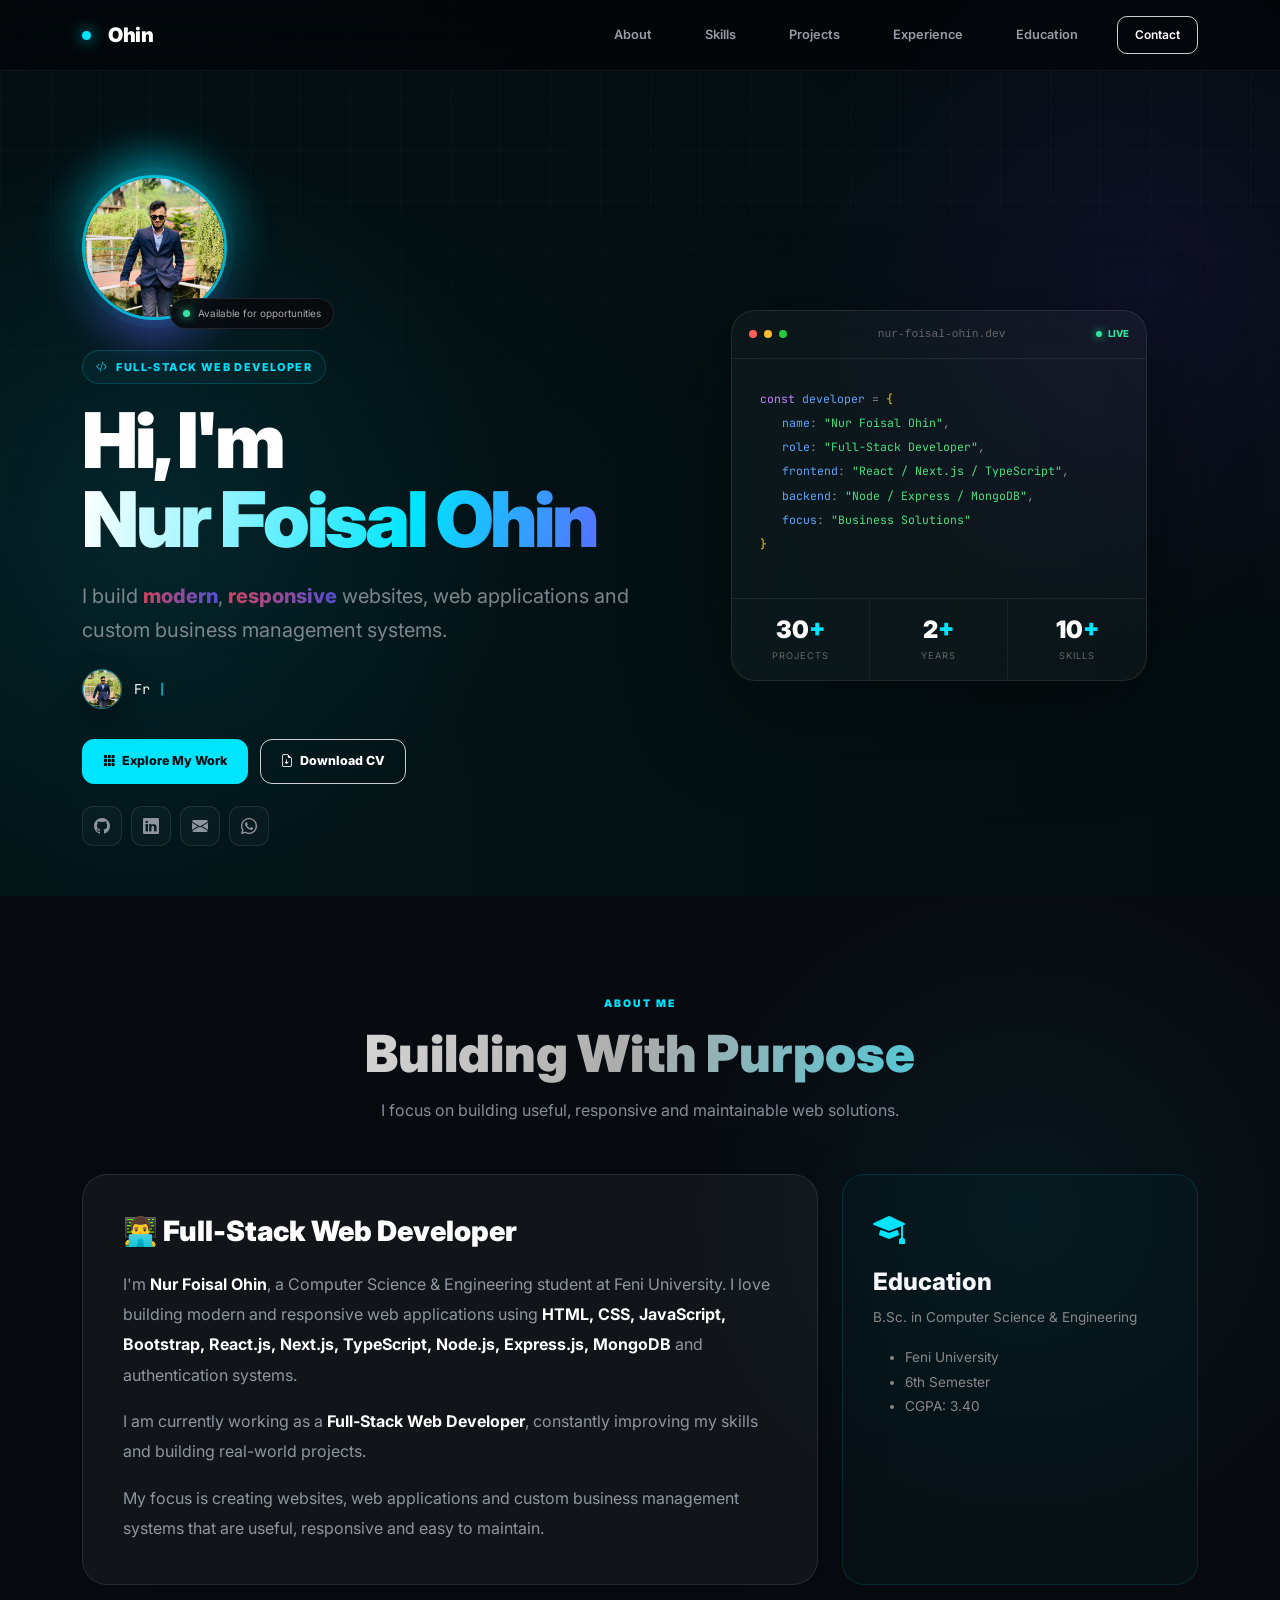
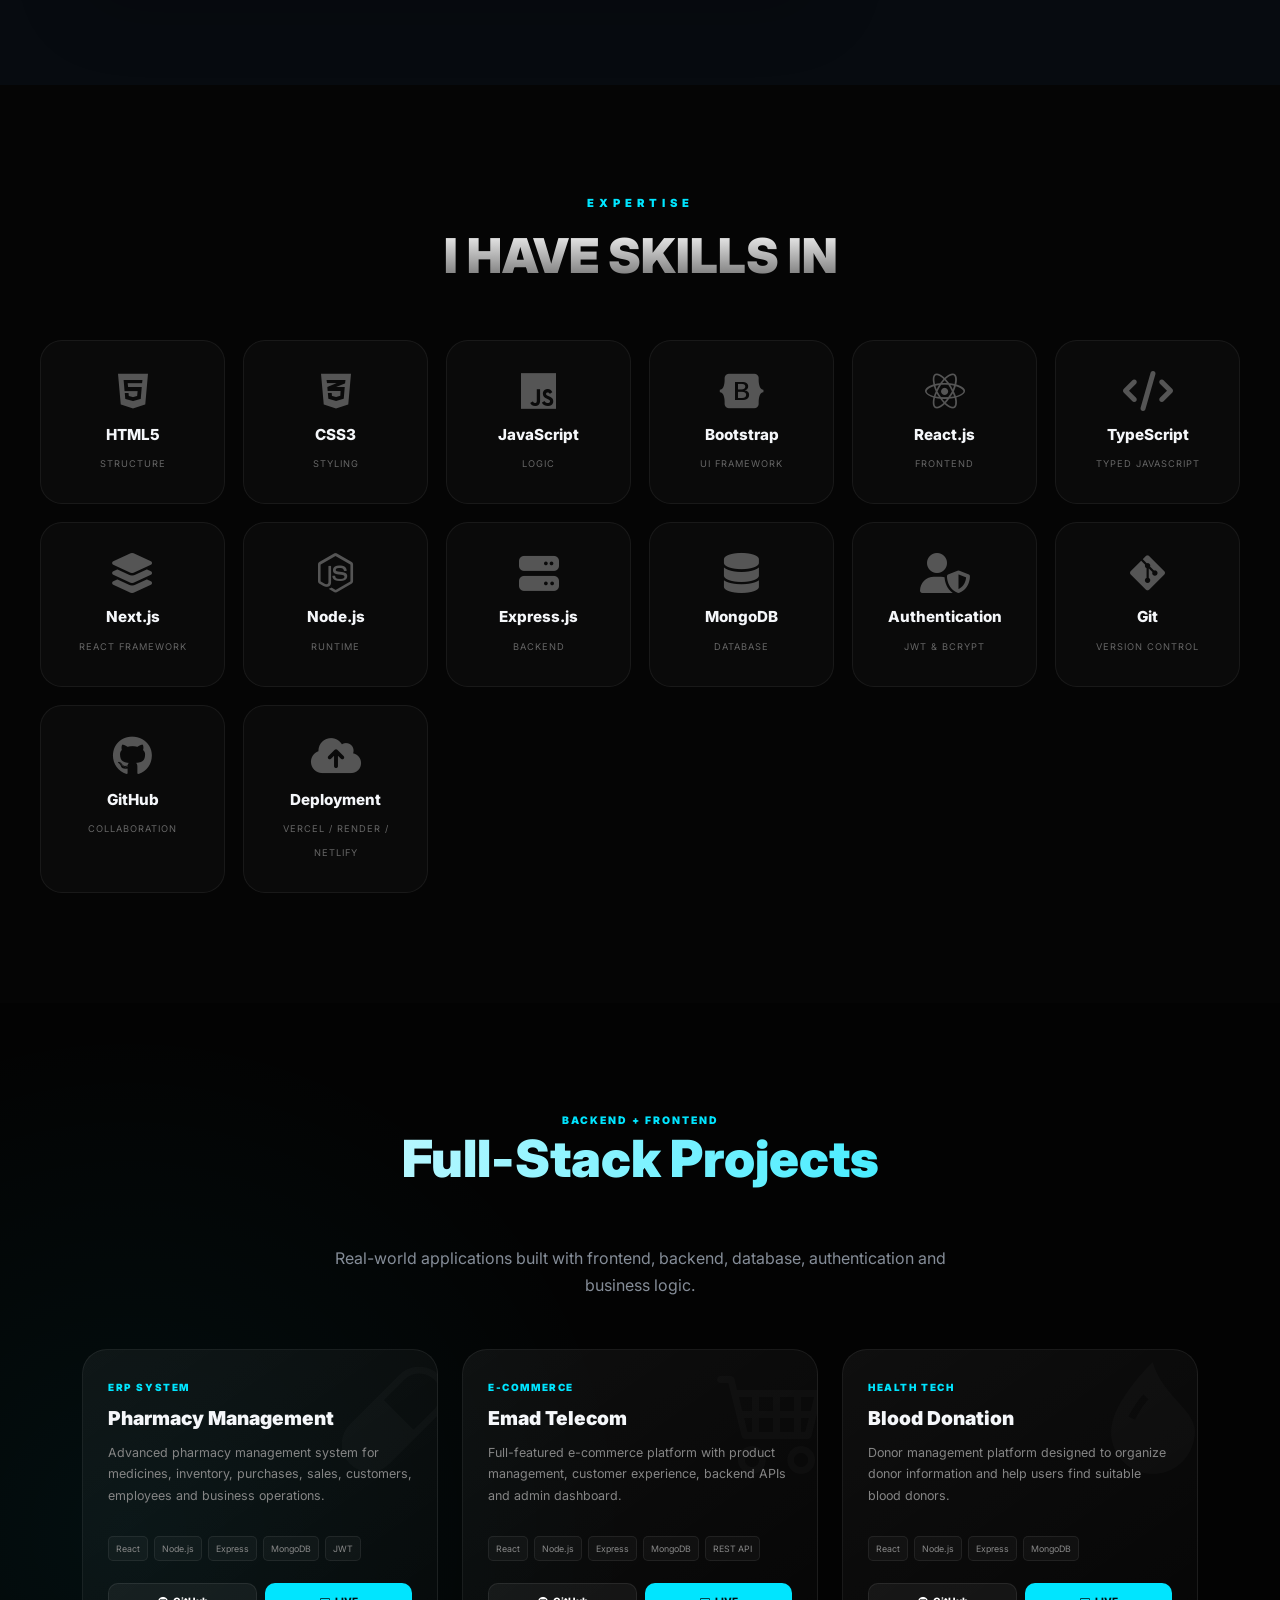
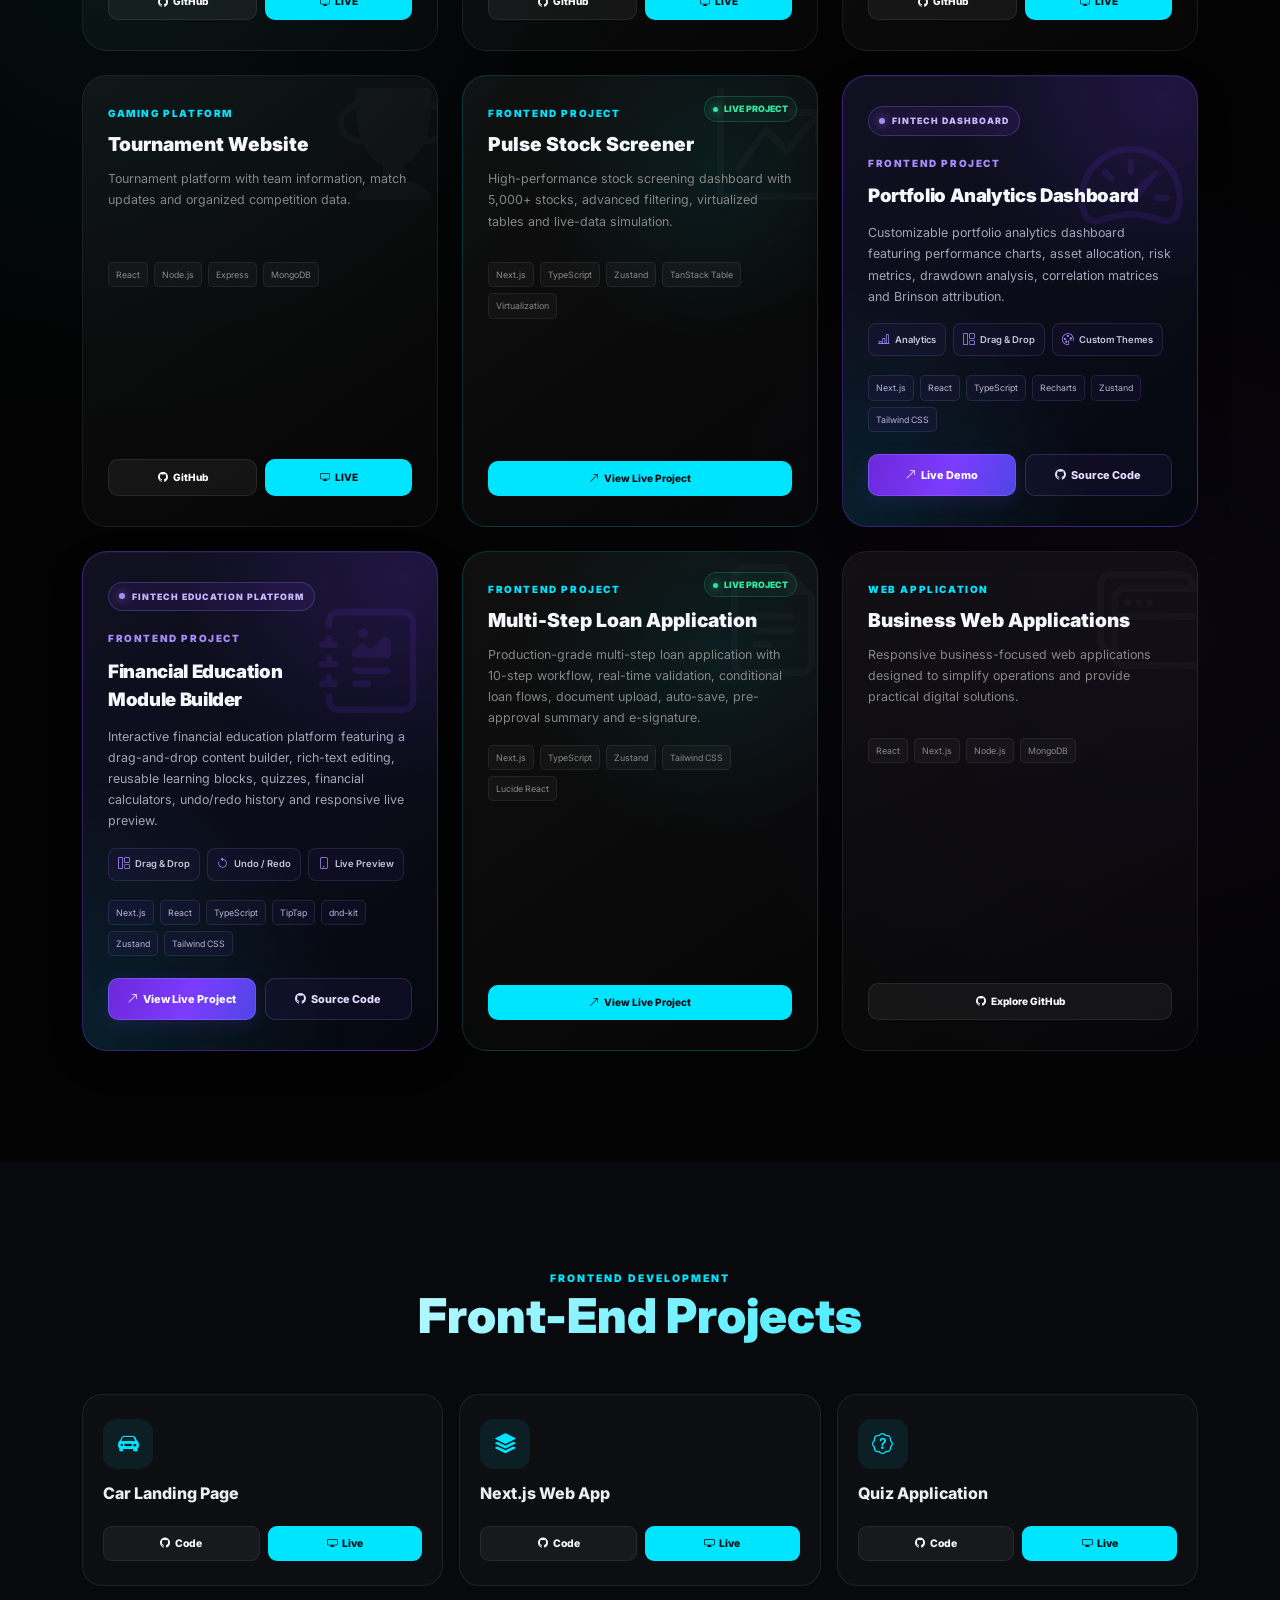
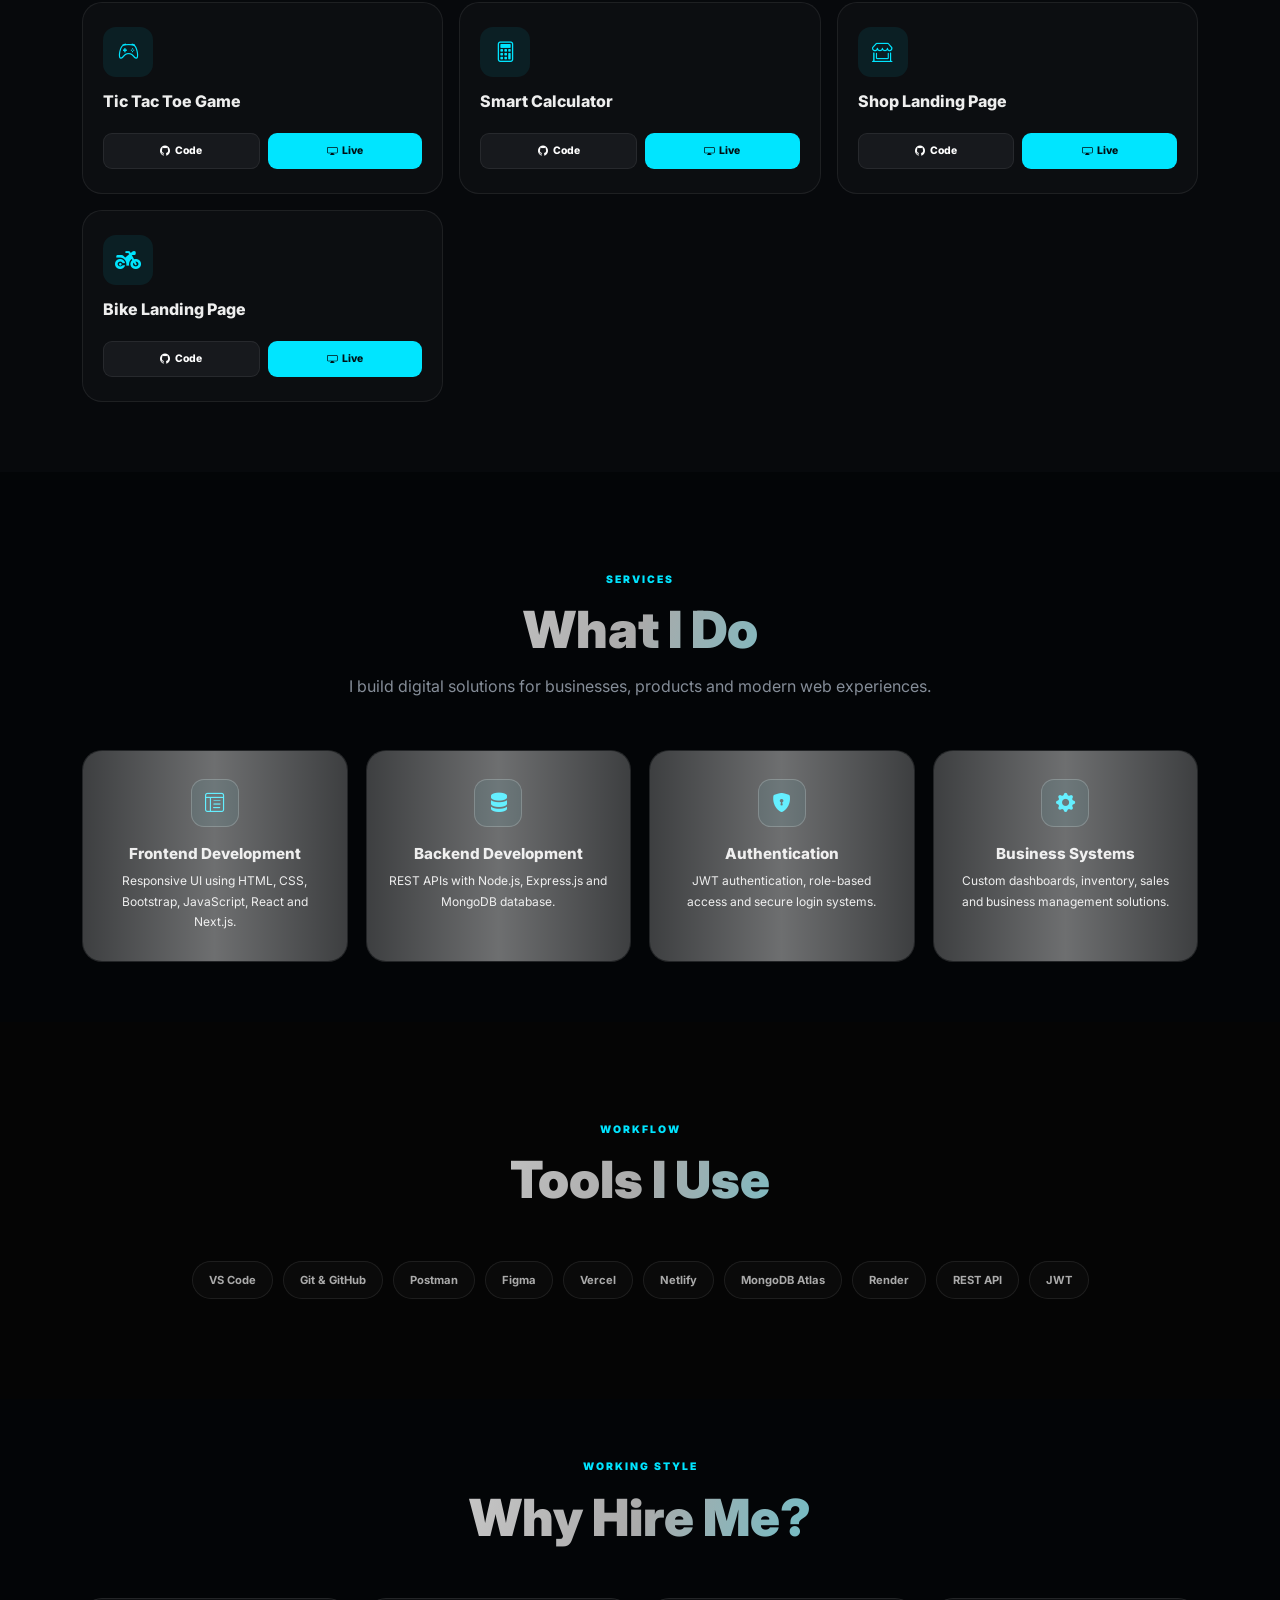
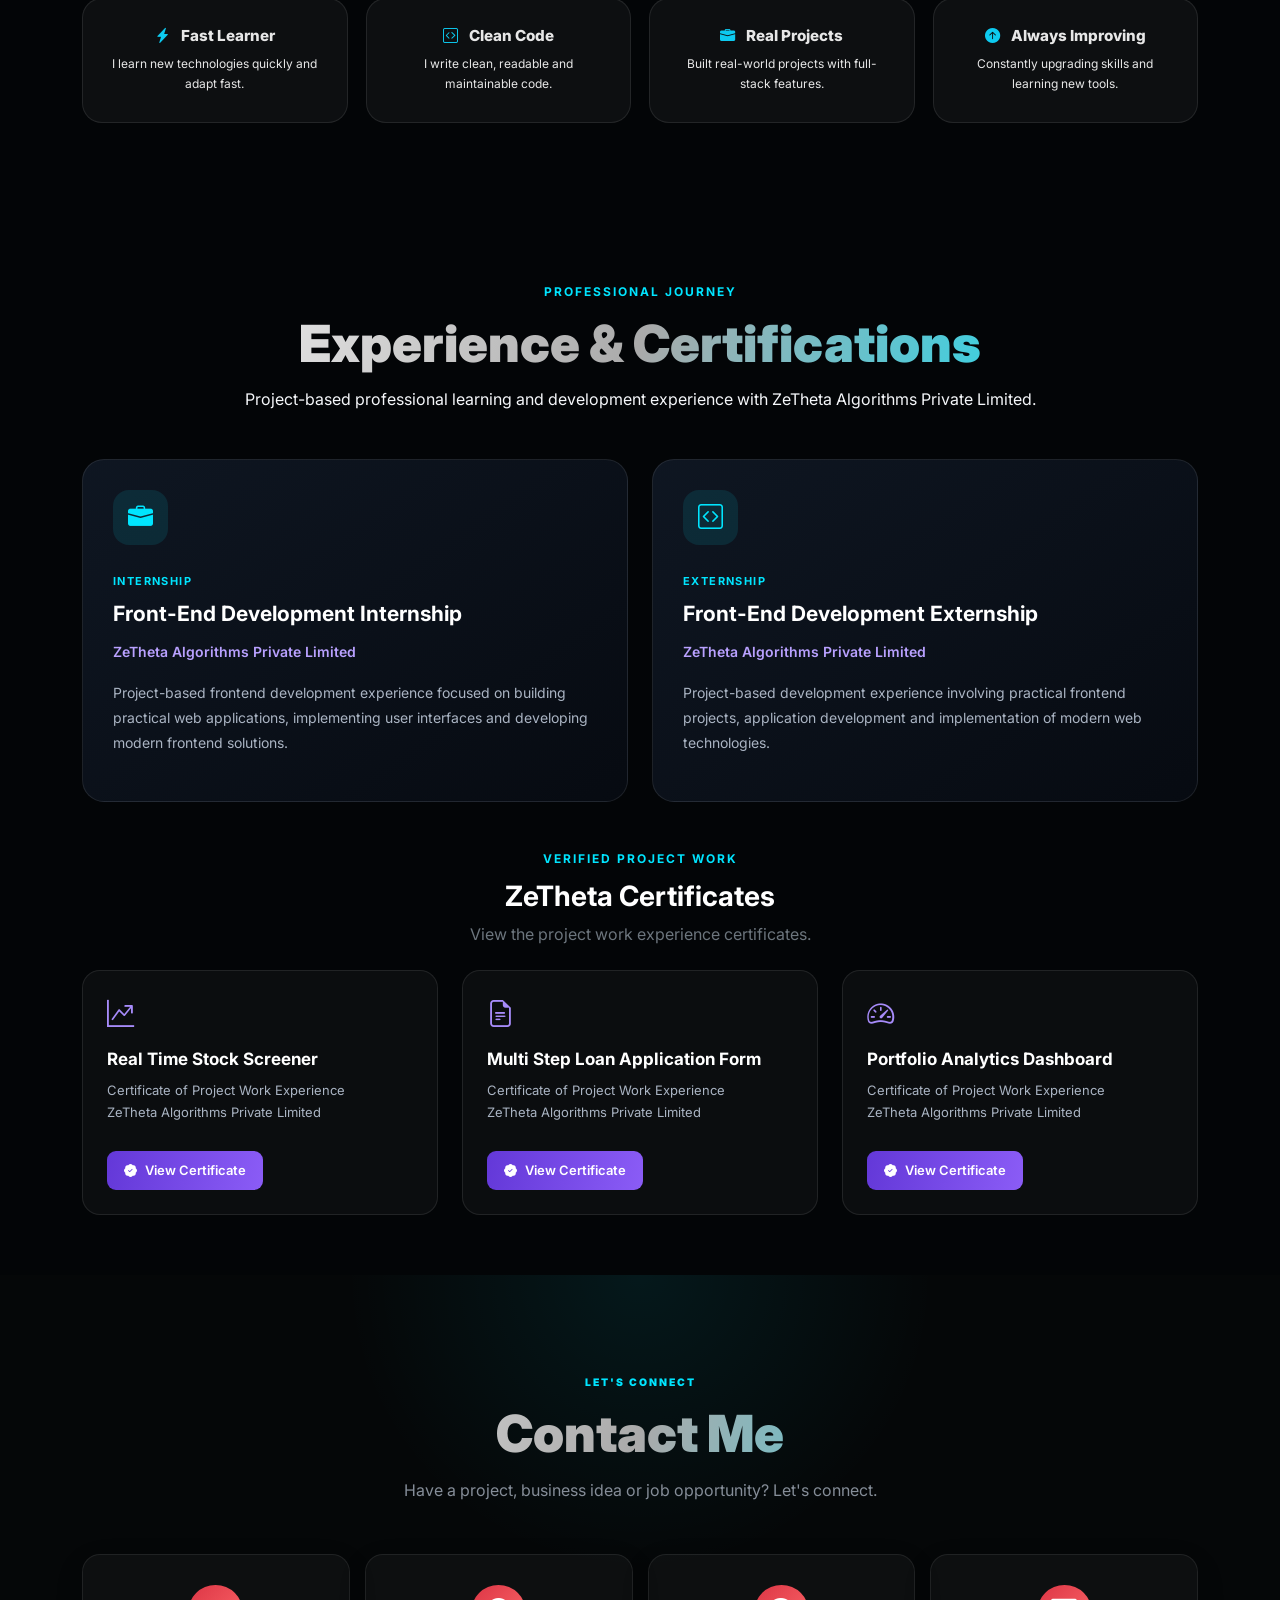
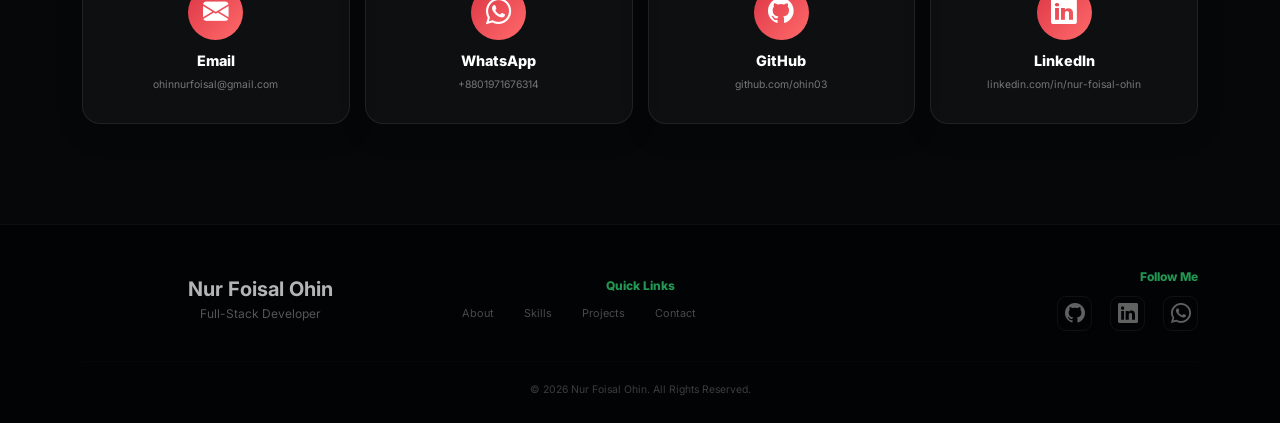
<file: index.html>
<!-- index.html -->
<!DOCTYPE html>
<html lang="en">
<head>
  <meta charset="UTF-8">
  <meta name="viewport" content="width=device-width, initial-scale=1.0">

  <meta name="description" content="Nur Foisal Ohin - Full-Stack Web Developer building responsive websites, web applications and custom business management systems.">
  <meta name="author" content="Nur Foisal Ohin">

  <title>Nur Foisal Ohin | Full-Stack Web Developer</title>

  <link href="https://cdn.jsdelivr.net/npm/bootstrap@5.3.7/dist/css/bootstrap.min.css" rel="stylesheet">
  <link href="https://cdn.jsdelivr.net/npm/bootstrap-icons@1.11.3/font/bootstrap-icons.css" rel="stylesheet">
  <link href="https://cdnjs.cloudflare.com/ajax/libs/font-awesome/6.4.0/css/all.min.css" rel="stylesheet">

  <link href="https://fonts.googleapis.com/css2?family=Inter:wght@400;500;600;700;800;900&family=Plus+Jakarta+Sans:wght@400;500;600;700;800&family=JetBrains+Mono:wght@400;500;600&display=swap" rel="stylesheet">

  <link rel="stylesheet" href="style.css">

  <style>
    :root {
      --bg: #030507;
      --bg2: #070b10;
      --card: rgba(255,255,255,.045);
      --border: rgba(255,255,255,.09);
      --text: #f5f7fa;
      --muted: #858d98;
      --cyan: #00e5ff;
      --purple: #7c3cff;
      --green: #32e6a1;
      --danger: #ff5575;
    }

    * {
      box-sizing: border-box;
    }

    html {
      scroll-behavior: smooth;
      scroll-padding-top: 85px;
    }

    body {
      margin: 0;
      background:
        radial-gradient(circle at 10% 10%, rgba(0,229,255,.07), transparent 28%),
        radial-gradient(circle at 90% 30%, rgba(124,60,255,.06), transparent 25%),
        var(--bg);
      color: var(--text);
      font-family: "Inter", sans-serif;
      overflow-x: hidden;
    }

    a {
      text-decoration: none;
    }

    section {
      scroll-margin-top: 85px;
    }

    /* NAVBAR */
    .navbar-glass {
      background: rgba(3,5,7,.72);
      backdrop-filter: blur(20px);
      border-bottom: 1px solid rgba(255,255,255,.06);
      padding: 15px 0;
      transition: .3s;
    }

    .navbar-brand {
      color: #fff !important;
      font-size: 1.25rem;
      font-weight: 900;
      letter-spacing: -.5px;
    }

    .brand-dot {
      display: inline-block;
      width: 9px;
      height: 9px;
      background: var(--cyan);
      border-radius: 50%;
      margin-right: 7px;
      box-shadow: 0 0 15px var(--cyan);
    }

    .desktop-nav {
      list-style: none;
      align-items: center;
      gap: 25px;
      margin: 0;
      padding: 0;
    }

    .nav-link {
      color: #969ca5 !important;
      font-size: .8rem;
      font-weight: 600;
      transition: .3s;
    }

    .nav-link:hover,
    .nav-link.active {
      color: var(--cyan) !important;
    }

    .desktop-nav .btn {
      border-radius: 10px;
      font-size: .75rem;
      padding: 9px 17px;
    }

    .offcanvas-glass {
      background: #080b10;
      color: white;
    }

    .offcanvas-title {
      font-weight: 800;
    }

    .offcanvas-nav {
      list-style: none;
      padding: 0;
    }

    .offcanvas-nav li {
      margin-bottom: 12px;
    }

    .offcanvas-link {
      display: block;
      padding: 13px 15px;
      color: #ddd;
      border-radius: 10px;
      transition: .3s;
    }

    .offcanvas-link:hover {
      color: var(--cyan);
      background: rgba(0,229,255,.05);
    }

    /* HERO */
    .hero {
      min-height: 100vh;
      padding: 145px 0 90px;
      position: relative;
      display: flex;
      align-items: center;
      background:
        radial-gradient(circle at 12% 55%, rgba(0,229,255,.09), transparent 30%),
        radial-gradient(circle at 90% 30%, rgba(124,60,255,.09), transparent 28%);
    }

    .hero::before {
      content: "";
      position: absolute;
      inset: 0;
      pointer-events: none;
      background-image:
        linear-gradient(rgba(255,255,255,.025) 1px, transparent 1px),
        linear-gradient(90deg, rgba(255,255,255,.025) 1px, transparent 1px);
      background-size: 50px 50px;
      mask-image: linear-gradient(to bottom, #000, transparent 90%);
    }

    .hero-content {
      position: relative;
      z-index: 2;
    }

    .hero-left {
      position: relative;
    }

    .hero-photo-wrap {
      width: 145px;
      height: 145px;
      position: relative;
      margin-bottom: 30px;
    }

    .hero-photo {
      width: 145px;
      height: 145px;
      object-fit: cover;
      object-position: center top;
      border-radius: 50%;
      border: 3px solid rgba(0,229,255,.75);
      position: relative;
      z-index: 3;
      box-shadow:
        0 0 0 8px rgba(0,229,255,.04),
        0 0 50px rgba(0,229,255,.25);
      transition: .4s;
    }

    .hero-photo:hover {
      transform: scale(1.04);
      box-shadow:
        0 0 0 10px rgba(0,229,255,.06),
        0 0 70px rgba(0,229,255,.4);
    }

    .hero-photo-glow {
      position: absolute;
      inset: -20px;
      border-radius: 50%;
      background: conic-gradient(
        #00e5ff,
        transparent 30%,
        #7c3cff,
        transparent 70%,
        #00e5ff
      );
      filter: blur(20px);
      opacity: .45;
      animation: rotateGlow 8s linear infinite;
    }

    @keyframes rotateGlow {
      to {
        transform: rotate(360deg);
      }
    }

    .photo-status {
      position: absolute;
      left: 88px;
      bottom: -9px;
      z-index: 5;
      white-space: nowrap;
      padding: 7px 12px;
      border: 1px solid rgba(255,255,255,.1);
      border-radius: 30px;
      background: rgba(8,10,14,.9);
      backdrop-filter: blur(12px);
      color: #aaa;
      font-size: .62rem;
    }

    .photo-status span {
      display: inline-block;
      width: 7px;
      height: 7px;
      background: var(--green);
      border-radius: 50%;
      margin-right: 5px;
      box-shadow: 0 0 10px var(--green);
    }

    .hero-eyebrow {
      display: inline-flex;
      align-items: center;
      gap: 8px;
      padding: 8px 13px;
      border: 1px solid rgba(0,229,255,.18);
      border-radius: 30px;
      background: rgba(0,229,255,.04);
      color: var(--cyan);
      font-size: .68rem;
      font-weight: 800;
      letter-spacing: 1.4px;
      text-transform: uppercase;
      margin-bottom: 18px;
    }

    .title {
      font-size: clamp(2.6rem, 6vw, 5rem);
      font-weight: 900;
      letter-spacing: -3px;
      line-height: 1.02;
      margin: 0 0 20px;
    }

    .highlight {
      display: block;
      background: linear-gradient(100deg,#fff,#00e5ff 55%,#7c3cff);
      -webkit-background-clip: text;
      -webkit-text-fill-color: transparent;
    }

    .subtitle {
      color: #9aa1aa;
      max-width: 650px;
      font-size: clamp(1rem,2vw,1.25rem);
      line-height: 1.7;
    }

    .gradient-text {
      color: var(--cyan);
      font-weight: 800;
    }

    .typewriter-box {
      margin-top: 22px;
      display: flex;
      align-items: center;
      gap: 12px;
      color: #fff;
      font-family: "JetBrains Mono", monospace;
      font-size: .85rem;
    }

    .type-img {
      width: 40px;
      height: 40px;
      border-radius: 50%;
      object-fit: cover;
      object-position: top;
      border: 1px solid rgba(0,229,255,.5);
    }

    .cursor {
      color: var(--cyan);
      animation: blink .8s infinite;
    }

    @keyframes blink {
      50% { opacity: 0; }
    }

    .hero-btn {
      display: flex;
      flex-wrap: wrap;
      gap: 12px;
      margin-top: 30px;
    }

    .hero-btn .btn {
      border-radius: 12px;
      padding: 12px 20px;
      font-size: .78rem;
      font-weight: 800;
    }

    .hero-btn .btn-primary {
      background: var(--cyan);
      border-color: var(--cyan);
      color: #001014;
    }

    .hero-socials {
      display: flex;
      gap: 9px;
      margin-top: 22px;
    }

    .hero-socials a {
      width: 40px;
      height: 40px;
      display: flex;
      justify-content: center;
      align-items: center;
      border: 1px solid var(--border);
      border-radius: 11px;
      color: #8e949d;
      background: rgba(255,255,255,.025);
      transition: .3s;
    }

    .hero-socials a:hover {
      color: var(--cyan);
      border-color: var(--cyan);
      transform: translateY(-3px);
    }

    /* HERO WINDOW */
    .developer-window {
      overflow: hidden;
      border-radius: 24px;
      border: 1px solid var(--border);
      background: rgba(255,255,255,.035);
      backdrop-filter: blur(20px);
      box-shadow: 0 30px 100px rgba(0,0,0,.4);
    }

    .window-header {
      height: 48px;
      padding: 0 17px;
      display: flex;
      align-items: center;
      justify-content: space-between;
      border-bottom: 1px solid rgba(255,255,255,.07);
    }

    .window-dots {
      display: flex;
      gap: 7px;
    }

    .dot {
      display: inline-block;
      width: 8px;
      height: 8px;
      border-radius: 50%;
    }

    .dot-red { background: #ff5f57; }
    .dot-yellow { background: #ffbd2e; }
    .dot-green { background: #28c840; }

    .window-title {
      font-family: monospace;
      font-size: .7rem;
      color: #666;
    }

    .live-indicator {
      color: var(--green);
      font-size: .6rem;
      font-weight: 800;
    }

    .live-indicator span {
      display: inline-block;
      width: 6px;
      height: 6px;
      background: var(--green);
      border-radius: 50%;
      box-shadow: 0 0 9px var(--green);
      margin-right: 4px;
    }

    .code-preview {
      padding: 28px;
      color: #858b95;
      font-family: "JetBrains Mono", monospace;
      font-size: .72rem;
      line-height: 2.1;
    }

    .code-indent {
      padding-left: 22px;
    }

    .code-purple { color: #c084fc; }
    .code-blue { color: #60a5fa; }
    .code-yellow { color: #facc15; }
    .code-green { color: #4ade80; }

    .stats {
      display: grid;
      grid-template-columns: repeat(3,1fr);
      border-top: 1px solid rgba(255,255,255,.07);
    }

    .stat {
      padding: 17px 8px;
      text-align: center;
      border-right: 1px solid rgba(255,255,255,.06);
    }

    .stat:last-child {
      border-right: 0;
    }

    .stat h3 {
      margin: 0;
      font-size: 1.5rem;
      font-weight: 900;
      color: white;
    }

    .stat h3 span {
      color: var(--cyan);
    }

    .stat p {
      margin: 4px 0 0;
      color: #666;
      font-size: .58rem;
      text-transform: uppercase;
      letter-spacing: 1px;
    }

    /* GENERAL */
    .section {
      padding: 100px 0;
    }

    .section-heading {
      text-align: center;
      margin-bottom: 50px;
    }

    .section-kicker {
      color: var(--cyan);
      font-size: .65rem;
      font-weight: 900;
      letter-spacing: 2px;
      text-transform: uppercase;
    }

    .section-title {
      margin: 12px 0;
      font-size: clamp(2rem,5vw,3.2rem);
      font-weight: 900;
      background: linear-gradient(110deg,#fff,#aaa,#00e5ff);
      -webkit-background-clip: text;
      -webkit-text-fill-color: transparent;
    }

    .section-description {
      color: var(--muted);
      max-width: 650px;
      margin: auto;
      line-height: 1.7;
    }

    /* ABOUT */
    #about {
      background:
        radial-gradient(circle at 80% 40%,rgba(0,229,255,.05),transparent 30%),
        var(--bg2);
    }

    .about-card {
      padding: 40px;
      border: 1px solid var(--border);
      border-radius: 25px;
      background: var(--card);
      box-shadow: 0 25px 70px rgba(0,0,0,.2);
    }

    .about-card h3 {
      font-weight: 900;
      color: white;
      margin-bottom: 20px;
    }

    .about-card p {
      color: #8f969f;
      line-height: 1.9;
      margin: 0;
    }

    .about-card b {
      color: #fff;
    }

    .education-card {
      height: 100%;
      padding: 30px;
      border-radius: 22px;
      border: 1px solid rgba(0,229,255,.12);
      background: rgba(0,229,255,.025);
    }

    .education-card i {
      color: var(--cyan);
      font-size: 2rem;
    }

    .education-card h4 {
      margin-top: 15px;
      font-weight: 800;
    }

    .education-card p,
    .education-card li {
      color: #888;
      font-size: .85rem;
      line-height: 1.8;
    }

    /* SKILLS */
    #skills {
      padding: 110px 20px;
      background: #050505;
    }

    .skills-header {
      text-align: center;
      margin-bottom: 55px;
    }

    .skills-header p {
      color: var(--cyan);
      text-transform: uppercase;
      letter-spacing: 5px;
      font-size: .7rem;
      font-weight: 900;
    }

    .skills-header h2 {
      font-size: clamp(2rem,5vw,3rem);
      font-weight: 900;
      background: linear-gradient(to bottom,#fff,#666);
      -webkit-background-clip: text;
      -webkit-text-fill-color: transparent;
    }

    .skills-grid {
      display: grid;
      grid-template-columns: repeat(auto-fit,minmax(160px,1fr));
      gap: 18px;
      max-width: 1200px;
      margin: auto;
    }

    .skill-card {
      padding: 30px 15px;
      text-align: center;
      border-radius: 22px;
      border: 1px solid rgba(255,255,255,.06);
      background: rgba(255,255,255,.025);
      transition: .4s;
    }

    .skill-card:hover {
      transform: translateY(-8px);
      border-color: var(--cyan);
      background: rgba(0,229,255,.04);
      box-shadow: 0 20px 50px rgba(0,0,0,.35);
    }

    .skill-card i {
      font-size: 2.5rem;
      color: #555;
      margin-bottom: 15px;
      transition: .3s;
    }

    .skill-card:hover i {
      color: var(--cyan);
      filter: drop-shadow(0 0 10px var(--cyan));
      transform: scale(1.1);
    }

    .skill-card h4 {
      font-size: .95rem;
      font-weight: 800;
      margin: 0 0 5px;
    }

    .skill-card span {
      color: #666;
      font-size: .58rem;
      text-transform: uppercase;
      letter-spacing: 1px;
    }

    /* FULL STACK */
    #projects-iconic {
      padding: 110px 0;
      background:
        radial-gradient(circle at 10% 30%,rgba(0,229,255,.05),transparent 30%),
        radial-gradient(circle at 90% 70%,rgba(124,60,255,.05),transparent 30%),
        #030303;
    }

    .fs-section-title {
      text-align: center;
      font-size: clamp(2rem,5vw,3.2rem);
      font-weight: 900;
      margin-bottom: 55px;
      background: linear-gradient(100deg,#fff,#00e5ff);
      -webkit-background-clip: text;
      -webkit-text-fill-color: transparent;
    }

    .iconic-card {
      height: 100%;
      position: relative;
      overflow: hidden;
      display: flex;
      flex-direction: column;
      padding: 30px 25px;
      border-radius: 25px;
      border: 1px solid rgba(255,255,255,.07);
      background: linear-gradient(145deg,rgba(255,255,255,.05),rgba(255,255,255,.015));
      transition: .45s;
    }

    .iconic-card:hover {
      transform: translateY(-10px);
      border-color: var(--cyan);
      box-shadow: 0 25px 70px rgba(0,0,0,.4);
    }

    .bg-icon {
      position: absolute;
      right: -12px;
      top: -15px;
      font-size: 7rem;
      color: rgba(255,255,255,.025);
      z-index: 0;
      transition: .5s;
    }

    .iconic-card:hover .bg-icon {
      color: rgba(0,229,255,.08);
      transform: rotate(-8deg) scale(1.1);
    }

    .card-label {
      position: relative;
      z-index: 2;
      color: var(--cyan);
      font-size: .62rem;
      font-weight: 900;
      letter-spacing: 1.6px;
      text-transform: uppercase;
      margin-bottom: 12px;
    }

    .card-title-fs {
      position: relative;
      z-index: 2;
      font-size: 1.2rem;
      font-weight: 900;
      margin-bottom: 12px;
    }

    .card-desc-fs {
      position: relative;
      z-index: 2;
      color: #858585;
      font-size: .78rem;
      line-height: 1.7;
      min-height: 78px;
    }

    .project-tech {
      position: relative;
      z-index: 2;
      display: flex;
      flex-wrap: wrap;
      gap: 6px;
      margin-bottom: 22px;
    }

    .project-tech span {
      color: #888;
      border: 1px solid rgba(255,255,255,.07);
      background: rgba(255,255,255,.03);
      padding: 5px 7px;
      border-radius: 5px;
      font-size: .55rem;
    }

    .iconic-btn-group {
      position: relative;
      z-index: 3;
      display: flex;
      gap: 8px;
      margin-top: auto;
    }

    .btn-iconic {
      flex: 1;
      display: flex;
      justify-content: center;
      align-items: center;
      gap: 5px;
      padding: 10px 5px;
      border-radius: 10px;
      font-size: .63rem;
      font-weight: 800;
      transition: .3s;
    }

    .btn-iconic-git {
      color: #fff;
      background: rgba(255,255,255,.05);
      border: 1px solid rgba(255,255,255,.08);
    }

    .btn-iconic-git:hover {
      background: white;
      color: black;
    }

    .btn-iconic-live {
      color: #001014;
      background: var(--cyan);
    }

    .btn-iconic-live:hover {
      color: #000;
      background: #fff;
      box-shadow: 0 0 20px rgba(0,229,255,.35);
    }

    /* PULSE */
    .pulse-card {
      border-color: rgba(0,229,255,.18);
      background:
        radial-gradient(circle at 70% 20%,rgba(0,229,255,.08),transparent 40%),
        linear-gradient(145deg,rgba(255,255,255,.055),rgba(255,255,255,.015));
    }

    .live-project {
      position: absolute;
      right: 20px;
      top: 20px;
      z-index: 5;
      color: var(--green);
      font-size: .55rem;
      font-weight: 900;
      border: 1px solid rgba(50,230,161,.2);
      background: rgba(50,230,161,.05);
      border-radius: 20px;
      padding: 5px 8px;
    }

    .live-project span {
      display: inline-block;
      width: 5px;
      height: 5px;
      border-radius: 50%;
      background: var(--green);
      box-shadow: 0 0 8px var(--green);
      margin-right: 4px;
    }

    /* FRONTEND */
    #projects {
      padding: 110px 0;
      background: #07090c;
    }

    .projects-title {
      text-align: center;
      font-size: clamp(2rem,5vw,3rem);
      font-weight: 900;
      margin-bottom: 45px;
      background: linear-gradient(135deg,#fff,#00e5ff);
      -webkit-background-clip: text;
      -webkit-text-fill-color: transparent;
    }

    .pro-card {
      height: 100%;
      padding: 24px 20px;
      display: flex;
      flex-direction: column;
      border-radius: 20px;
      background: rgba(255,255,255,.025);
      border: 1px solid rgba(255,255,255,.07);
      transition: .4s;
    }

    .pro-card:hover {
      transform: translateY(-8px);
      border-color: rgba(0,229,255,.6);
      box-shadow: 0 20px 50px rgba(0,0,0,.4);
    }

    .icon-circle {
      width: 50px;
      height: 50px;
      display: flex;
      justify-content: center;
      align-items: center;
      border-radius: 13px;
      background: rgba(0,229,255,.08);
      color: var(--cyan);
      font-size: 1.3rem;
      margin-bottom: 15px;
    }

    .card-title-text {
      font-size: 1rem;
      font-weight: 800;
      color: #eee;
      margin-bottom: 22px;
    }

    .btn-stack {
      display: flex;
      gap: 8px;
      margin-top: auto;
    }

    .btn-custom {
      flex: 1;
      display: flex;
      align-items: center;
      justify-content: center;
      gap: 5px;
      padding: 9px 4px;
      border-radius: 9px;
      font-size: .65rem;
      font-weight: 800;
      transition: .3s;
    }

    .btn-git {
      color: white;
      background: #17191d;
      border: 1px solid rgba(255,255,255,.07);
    }

    .btn-git:hover {
      background: white;
      color: black;
    }

    .btn-demo {
      color: #001014;
      background: var(--cyan);
    }

    .btn-demo:hover {
      color: black;
      background: white;
    }

    /* WHAT I DO */
    #what-i-do {
      background: var(--bg);
    }

    .what-grid,
    .hire-grid {
      display: grid;
      grid-template-columns: repeat(4,1fr);
      gap: 18px;
    }

    .what-card,
    .hire-card {
      padding: 28px 22px;
      border-radius: 20px;
      border: 1px solid var(--border);
      background: var(--card);
      transition: .35s;
    }

    .what-card:hover,
    .hire-card:hover {
      transform: translateY(-7px);
      border-color: rgba(0,229,255,.35);
    }

    .what-icon {
      width: 48px;
      height: 48px;
      display: flex;
      align-items: center;
      justify-content: center;
      border-radius: 13px;
      background: rgba(0,229,255,.07);
      color: var(--cyan);
      font-size: 1.2rem;
      margin-bottom: 18px;
    }

    .what-card h4,
    .hire-card h4 {
      font-size: .95rem;
      font-weight: 800;
    }

    .what-card p,
    .hire-card p {
      color: #777;
      font-size: .75rem;
      line-height: 1.7;
      margin: 8px 0 0;
    }

    /* TOOLS */
    #tools {
      background: #050505;
    }

    .tool-wrap {
      display: flex;
      flex-wrap: wrap;
      justify-content: center;
      gap: 10px;
    }

    .tool {
      padding: 10px 16px;
      border: 1px solid rgba(255,255,255,.08);
      background: rgba(255,255,255,.025);
      border-radius: 30px;
      color: #aaa !important;
      font-size: .7rem;
      font-weight: 700;
      transition: .3s;
    }

    .tool:hover {
      color: var(--cyan) !important;
      border-color: var(--cyan);
      transform: translateY(-3px);
    }

    /* CONTACT */
    #contact {
      background:
        radial-gradient(circle at 50% 0,rgba(0,229,255,.08),transparent 35%),
        #050708;
    }

    .contact-grid {
      display: grid;
      grid-template-columns: repeat(4,1fr);
      gap: 15px;
    }

    .contact-card {
      min-height: 170px;
      padding: 25px 18px;
      display: flex;
      flex-direction: column;
      justify-content: center;
      border-radius: 18px;
      color: white !important;
      background: rgba(255,255,255,.035) !important;
      border: 1px solid rgba(255,255,255,.08);
      transition: .35s;
    }

    .contact-card:hover {
      transform: translateY(-7px);
      border-color: var(--cyan);
      background: rgba(0,229,255,.04) !important;
    }

    .contact-icon {
      color: var(--cyan);
      font-size: 1.4rem;
      margin-bottom: 12px;
    }

    .contact-card h4 {
      font-size: .9rem;
      font-weight: 800;
    }

    .contact-card p {
      color: #777;
      font-size: .65rem;
      word-break: break-word;
      margin: 0;
    }

    /* FOOTER */
    .footer {
      padding: 45px 0 25px;
      background: #020304;
      border-top: 1px solid rgba(255,255,255,.06);
    }

    .footer-subtitle {
      color: #777;
      margin: 0;
      font-size: .75rem;
    }

    .footer-heading {
      font-size: .75rem;
      font-weight: 800;
      margin-bottom: 12px;
    }

    .footer-links {
      display: flex;
      gap: 15px;
      flex-wrap: wrap;
    }

    .footer-links a {
      color: #666;
      font-size: .68rem;
      transition: .3s;
    }

    .footer-links a:hover {
      color: var(--cyan);
    }

    .social-icons {
      display: flex;
      gap: 8px;
      justify-content: flex-end;
    }

    .social-icons a {
      width: 35px;
      height: 35px;
      display: flex;
      align-items: center;
      justify-content: center;
      color: #888;
      border: 1px solid rgba(255,255,255,.08);
      border-radius: 9px;
      transition: .3s;
    }

    .social-icons a:hover {
      color: var(--cyan);
      border-color: var(--cyan);
    }

    .footer-line {
      border-color: rgba(255,255,255,.07);
      margin: 30px 0 20px;
    }

    .footer-copy {
      color: #555;
      font-size: .65rem;
      margin: 0;
    }

    /* REVEAL */
    .reveal-item {
      opacity: 0;
      transform: translateY(25px);
      transition: opacity .7s ease, transform .7s ease;
    }

    .reveal-visible {
      opacity: 1;
      transform: translateY(0);
    }























    /*OWN**/
/* ==========================================
PORTFOLIO ANALYTICS DASHBOARD
========================================== */

.analytics-card {
isolation: isolate;
border: 1px solid rgba(124, 60, 255, 0.38);
background:
radial-gradient(
circle at 90% 5%,
rgba(124, 60, 255, 0.17),
transparent 38%
),
radial-gradient(
circle at 5% 95%,
rgba(0, 229, 255, 0.09),
transparent 42%
),
linear-gradient(
145deg,
rgba(17, 17, 35, 0.98),
rgba(5, 8, 15, 0.98)
);

box-shadow:
inset 0 1px 0 rgba(255, 255, 255, 0.035),
0 12px 35px rgba(0, 0, 0, 0.16);

transition:
transform 0.35s ease,
border-color 0.35s ease,
box-shadow 0.35s ease;
}

.analytics-card::before {
content: "";
position: absolute;
inset: 0;
z-index: -1;
pointer-events: none;

background: linear-gradient(
120deg,
transparent 15%,
rgba(124, 60, 255, 0.08) 50%,
transparent 85%
);

opacity: 0;
transition: opacity 0.35s ease;
}

.analytics-card:hover {
transform: translateY(-9px);
border-color: rgba(124, 60, 255, 0.8);

box-shadow:
0 22px 55px rgba(0, 0, 0, 0.36),
0 0 28px rgba(124, 60, 255, 0.11),
0 0 20px rgba(0, 229, 255, 0.05);
}

.analytics-card:hover::before {
opacity: 1;
}

.analytics-card .bg-icon {
top: 32px;
right: 14px;
font-size: 6.5rem;
color: rgba(124, 60, 255, 0.12);
transition:
transform 0.4s ease,
color 0.4s ease;
}

.analytics-card:hover .bg-icon {
color: rgba(124, 60, 255, 0.22);
transform: rotate(-8deg) scale(1.08);
}

.analytics-badge {
position: relative;
z-index: 3;
align-self: flex-start;

display: inline-flex;
align-items: center;
gap: 7px;

margin-bottom: 20px;
padding: 7px 10px;

color: #c4b5fd;
background: rgba(124, 60, 255, 0.1);
border: 1px solid rgba(167, 139, 250, 0.24);
border-radius: 30px;

font-size: 0.55rem;
font-weight: 900;
letter-spacing: 1px;
}

.analytics-badge span {
width: 6px;
height: 6px;
flex-shrink: 0;
border-radius: 50%;

background: #a78bfa;
box-shadow: 0 0 10px rgba(167, 139, 250, 0.8);

animation: analyticsPulse 2s ease-in-out infinite;
}

@keyframes analyticsPulse {
50% {
opacity: 0.45;
box-shadow: 0 0 3px rgba(167, 139, 250, 0.3);
}
}

.analytics-card .card-label {
color: #a78bfa;
}

.analytics-card .card-title-fs {
max-width: 95%;
font-size: 1.16rem;
line-height: 1.5;
letter-spacing: -0.35px;
text-wrap: balance;
}

.analytics-card .card-desc-fs {
color: #a2a4b8;
}

.analytics-features {
position: relative;
z-index: 2;

display: flex;
flex-wrap: wrap;
gap: 7px;

margin: 0 0 19px;
}

.analytics-features span {
display: inline-flex;
align-items: center;
gap: 5px;

padding: 7px 9px;
border: 1px solid rgba(167, 139, 250, 0.15);
border-radius: 8px;

background: rgba(124, 60, 255, 0.055);
color: #c4c6d8;

font-size: 0.59rem;
font-weight: 600;
}

.analytics-features i {
color: #a78bfa;
font-size: 0.72rem;
}

.analytics-card .project-tech span {
color: #b9b4d2;
border-color: rgba(167, 139, 250, 0.14);
background: rgba(124, 60, 255, 0.055);
transition:
color 0.25s ease,
border-color 0.25s ease;
}

.analytics-card .project-tech span:hover {
color: #fff;
border-color: rgba(167, 139, 250, 0.48);
}

.analytics-actions {
gap: 9px;
margin-top: auto;
}

.analytics-actions .btn-iconic {
min-height: 42px;
padding: 11px 9px;
font-size: 0.68rem;
}

.analytics-actions .btn-iconic-live {
color: #fff;
border: 1px solid rgba(167, 139, 250, 0.3);

background: linear-gradient(
110deg,
#6d28d9,
#7c3cff 55%,
#4f46e5
);

box-shadow: 0 5px 18px rgba(124, 60, 255, 0.15);
}

.analytics-actions .btn-iconic-live:hover {
color: #fff;
background: linear-gradient(110deg, #7c3cff, #6366f1);
box-shadow: 0 0 22px rgba(124, 60, 255, 0.3);
}

.analytics-actions .btn-iconic-git {
color: #e3ddff;
border-color: rgba(167, 139, 250, 0.2);
background: rgba(124, 60, 255, 0.07);
}

.analytics-actions .btn-iconic-git:hover {
color: #fff;
border-color: rgba(167, 139, 250, 0.55);
background: rgba(124, 60, 255, 0.17);
}

@media (max-width: 576px) {
.analytics-card .card-title-fs {
font-size: 1.08rem;
}

.analytics-features {
gap: 6px;
}

.analytics-features span {
font-size: 0.56rem;
}

.analytics-actions {
flex-direction: column;
}

.analytics-actions .btn-iconic {
width: 100%;
}
}

@media (prefers-reduced-motion: reduce) {
.analytics-card,
.analytics-card *,
.analytics-card::before {
animation: none !important;
transition: none !important;
}
}


    /* RESPONSIVE */
    @media (max-width: 991px) {
      .hero {
        padding-top: 125px;
      }

      .hero-left {
        text-align: center;
      }

      .hero-photo-wrap {
        margin-left: auto;
        margin-right: auto;
      }

      .hero-eyebrow,
      .hero-socials,
      .hero-btn {
        justify-content: center;
      }

      .hero-right {
        margin-top: 50px;
      }

      .what-grid,
      .hire-grid {
        grid-template-columns: repeat(2,1fr);
      }

      .contact-grid {
        grid-template-columns: repeat(2,1fr);
      }
    }

    @media (max-width: 767px) {
      .title {
        letter-spacing: -1.5px;
      }

      .about-card {
        padding: 25px;
      }

      .iconic-card {
        margin-bottom: 4px;
      }
    }

    @media (max-width: 576px) {
      .hero {
        padding: 115px 0 65px;
      }

      .hero-photo-wrap,
      .hero-photo {
        width: 120px;
        height: 120px;
      }

      .photo-status {
        left: 68px;
        font-size: .52rem;
      }

      .hero-btn {
        flex-direction: column;
      }

      .hero-btn .btn {
        width: 100%;
      }

      .developer-window {
        border-radius: 18px;
      }

      .code-preview {
        padding: 18px;
        font-size: .58rem;
        line-height: 1.9;
      }

      .code-indent {
        padding-left: 10px;
      }

      .stats .stat {
        padding: 14px 3px;
      }

      .stat h3 {
        font-size: 1.2rem;
      }

      .stat p {
        font-size: .48rem;
      }

      .skills-grid {
        grid-template-columns: repeat(2,1fr);
        gap: 10px;
      }

      .skill-card {
        padding: 23px 8px;
      }

      .skill-card i {
        font-size: 2rem;
      }

      .skill-card h4 {
        font-size: .8rem;
      }

      .what-grid,
      .hire-grid,
      .contact-grid {
        grid-template-columns: 1fr;
      }

      .project-desc {
        min-height: auto;
      }

      .btn-stack,
      .iconic-btn-group {
        flex-direction: column;
      }

      .btn-custom,
      .btn-iconic {
        width: 100%;
      }

      .footer {
        text-align: center;
      }

      .footer-links,
      .social-icons {
        justify-content: center;
      }
    }
  </style>
<style>

/* ==========================================
   EXPERIENCE & CERTIFICATES
========================================== */

#experience {
  position: relative;
}

.experience-card {
  height: 100%;
  padding: 30px;
  border: 1px solid rgba(255,255,255,0.09);
  border-radius: 22px;
  background: linear-gradient(
    145deg,
    rgba(15, 23, 35, 0.96),
    rgba(7, 11, 18, 0.96)
  );
  transition: 0.3s ease;
  position: relative;
  overflow: hidden;
}

.experience-card:hover {
  transform: translateY(-7px);
  border-color: rgba(0,229,255,0.45);
  box-shadow: 0 15px 40px rgba(0,229,255,0.08);
}

.experience-icon {
  width: 55px;
  height: 55px;
  display: flex;
  align-items: center;
  justify-content: center;
  border-radius: 16px;
  font-size: 25px;
  color: #00e5ff;
  background: rgba(0,229,255,0.10);
  margin-bottom: 22px;
}

.experience-tag {
  display: inline-block;
  font-size: 11px;
  letter-spacing: 1.4px;
  font-weight: 700;
  color: #00e5ff;
  margin-bottom: 12px;
}

.experience-card h3 {
  color: #fff;
  font-size: 21px;
  font-weight: 700;
  margin-bottom: 12px;
}

.experience-card p {
  color: #aab4c3;
  font-size: 14px;
  line-height: 1.8;
}

.experience-company {
  color: #b9a1ff !important;
  font-weight: 600;
}

.certificate-card {
  height: 100%;
  padding: 24px;
  border-radius: 18px;
  background: rgba(255,255,255,0.035);
  border: 1px solid rgba(255,255,255,0.09);
  transition: 0.3s ease;
}

.certificate-card:hover {
  transform: translateY(-5px);
  border-color: rgba(124,60,255,0.55);
}

.certificate-card h4 {
  color: #fff;
  font-size: 17px;
  font-weight: 700;
  margin: 14px 0 9px;
}

.certificate-card p {
  color: #aab4c3;
  font-size: 13px;
  line-height: 1.7;
}

.certificate-icon {
  color: #a78bfa;
  font-size: 27px;
}

.certificate-btn {
  display: inline-flex;
  align-items: center;
  gap: 8px;
  margin-top: 12px;
  padding: 10px 17px;
  border-radius: 9px;
  text-decoration: none;
  color: #fff;
  font-size: 13px;
  font-weight: 600;
  background: linear-gradient(100deg, #6338d8, #8b5cf6);
  transition: 0.25s ease;
}

.certificate-btn:hover {
  color: #fff;
  transform: translateY(-2px);
  box-shadow: 0 7px 20px rgba(124,60,255,0.25);
}

.experience-section-label {
  color: #00e5ff;
  font-size: 12px;
  font-weight: 700;
  letter-spacing: 2px;
  margin-bottom: 12px;
}

</style>
</head>

<body>

<!-- NAVBAR -->
<nav class="navbar fixed-top navbar-glass">
  <div class="container d-flex align-items-center justify-content-between">

    <a class="navbar-brand" href="#home">
      <span class="brand-dot"></span>
      Ohin
    </a>

    <ul class="desktop-nav d-none d-lg-flex">
      <li><a href="#about" class="nav-link">About</a></li>
      <li><a href="#skills" class="nav-link">Skills</a></li>
      <li><a href="#projects-iconic" class="nav-link">Projects</a></li>
      <li><a href="#experience" class="nav-link">Experience</a></li>
      <li><a href="#education" class="nav-link">Education</a></li>
      <li>
        <a class="btn btn-outline-light" href="#contact">Contact</a>
      </li>
    </ul>

    <button
      class="btn btn-outline-light d-lg-none"
      type="button"
      data-bs-toggle="offcanvas"
      data-bs-target="#offcanvasMenu"
    >
      <i class="bi bi-list"></i>
    </button>

  </div>
</nav>

<!-- MOBILE MENU -->
<div
  class="offcanvas offcanvas-end offcanvas-glass"
  tabindex="-1"
  id="offcanvasMenu"
>
  <div class="offcanvas-header">
    <h5 class="offcanvas-title">Ohin Portfolio</h5>

    <button
      type="button"
      class="btn-close btn-close-white"
      data-bs-dismiss="offcanvas"
    ></button>
  </div>

  <div class="offcanvas-body">
    <ul class="offcanvas-nav">

      <li>
        <a class="offcanvas-link" href="#about">
          <i class="bi bi-person-circle"></i>
          About
        </a>
      </li>

      <li>
        <a class="offcanvas-link" href="#skills">
          <i class="bi bi-stars"></i>
          Skills
        </a>
      </li>

      <li>
        <a class="offcanvas-link" href="#projects-iconic">
          <i class="bi bi-grid-3x3-gap-fill"></i>
          Projects
        </a>
      </li>

      <li>
        <a class="offcanvas-link" href="#experience">
          <i class="bi bi-award-fill"></i>
          Experience & Certificates
        </a>
      </li>

      <li>
        <a class="offcanvas-link" href="#education">
          <i class="bi bi-mortarboard-fill"></i>
          Education
        </a>
      </li>

      <li>
        <a class="offcanvas-link" href="#what-i-do">
          <i class="bi bi-lightbulb-fill"></i>
          What I Do
        </a>
      </li>

      <li>
        <a class="offcanvas-link" href="#contact">
          <i class="bi bi-chat-dots-fill"></i>
          Contact
        </a>
      </li>

    </ul>
  </div>
</div>


<!-- HERO -->
<header class="hero" id="home">

  <div class="container hero-content">

    <div class="row align-items-center g-5">

      <div class="col-lg-7">

        <div class="hero-left">

          <div class="hero-photo-wrap">
            <div class="hero-photo-glow"></div>

            <img
              src="OHINFV.jpg"
              class="hero-photo"
              alt="Nur Foisal Ohin"
            >

            <span class="photo-status">
              <span></span>
              Available for opportunities
            </span>
          </div>

          <div class="hero-eyebrow">
            <i class="bi bi-code-slash"></i>
            Full-Stack Web Developer
          </div>

          <h1 class="title">
            Hi, I'm
            <span class="highlight">Nur Foisal Ohin</span>
          </h1>

          <p class="subtitle">
            I build
            <span class="gradient-text">modern</span>,
            <span class="gradient-text">responsive</span>
            websites, web applications and custom business management systems.
          </p>

          <div class="typewriter-box">
            <img
              src="OHINFV.jpg"
              class="type-img"
              alt="Ohin"
            >

            <div>
              <span id="typed1"></span>
              <span class="cursor">|</span>
            </div>
          </div>

          <div class="hero-btn">

            <a class="btn btn-primary" href="#projects-iconic">
              <i class="bi bi-grid-3x3-gap-fill me-1"></i>
              Explore My Work
            </a>

            <a
              class="btn btn-outline-light"
              href="Final-Ohin-CV.pdf"
              download
            >
              <i class="bi bi-file-earmark-arrow-down me-1"></i>
              Download CV
            </a>

          </div>

          <div class="hero-socials">

            <a
              href="https://github.com/ohin03"
              target="_blank"
              aria-label="GitHub"
            >
              <i class="bi bi-github"></i>
            </a>

            <a
              href="https://www.linkedin.com/in/nur-foisal-ohin"
              target="_blank"
              aria-label="LinkedIn"
            >
              <i class="bi bi-linkedin"></i>
            </a>

            <a
              href="mailto:ohinnurfoisal@gmail.com"
              aria-label="Email"
            >
              <i class="bi bi-envelope-fill"></i>
            </a>

            <a
              href="https://wa.me/8801971676314"
              target="_blank"
              aria-label="WhatsApp"
            >
              <i class="bi bi-whatsapp"></i>
            </a>

          </div>

        </div>

      </div>


      <!-- HERO CODE WINDOW -->
      <div class="col-lg-5">

        <div class="developer-window">

          <div class="window-header">

            <div class="window-dots">
              <span class="dot dot-red"></span>
              <span class="dot dot-yellow"></span>
              <span class="dot dot-green"></span>
            </div>

            <span class="window-title">
              nur-foisal-ohin.dev
            </span>

            <span class="live-indicator">
              <span></span>
              LIVE
            </span>

          </div>

          <div class="code-preview">

            <div>
              <span class="code-purple">const</span>
              <span class="code-blue">developer</span>
              =
              <span class="code-yellow">{</span>
            </div>

            <div class="code-indent">
              <span class="code-blue">name</span>:
              <span class="code-green">"Nur Foisal Ohin"</span>,
            </div>

            <div class="code-indent">
              <span class="code-blue">role</span>:
              <span class="code-green">"Full-Stack Developer"</span>,
            </div>

            <div class="code-indent">
              <span class="code-blue">frontend</span>:
              <span class="code-green">"React / Next.js / TypeScript"</span>,
            </div>

            <div class="code-indent">
              <span class="code-blue">backend</span>:
              <span class="code-green">"Node / Express / MongoDB"</span>,
            </div>

            <div class="code-indent">
              <span class="code-blue">focus</span>:
              <span class="code-green">"Business Solutions"</span>
            </div>

            <div>
              <span class="code-yellow">}</span>
            </div>

          </div>

          <div class="stats">

            <div class="stat">
              <h3>30<span>+</span></h3>
              <p>Projects</p>
            </div>

            <div class="stat">
              <h3>2<span>+</span></h3>
              <p>Years</p>
            </div>

            <div class="stat">
              <h3>10<span>+</span></h3>
              <p>Skills</p>
            </div>

          </div>

        </div>

      </div>

    </div>

  </div>

</header>


<!-- ABOUT -->
<section id="about" class="section">

  <div class="container">

    <div class="section-heading">

      <div class="section-kicker">
        About Me
      </div>

      <h2 class="section-title">
        Building With Purpose
      </h2>

      <p class="section-description">
        I focus on building useful, responsive and maintainable web solutions.
      </p>

    </div>

    <div class="row g-4">

      <div class="col-lg-8">

        <div class="about-card">

          <h3>
            👨‍💻 Full-Stack Web Developer
          </h3>

          <p>
            I'm <b>Nur Foisal Ohin</b>, a Computer Science & Engineering
            student at Feni University.
            I love building modern and responsive web applications using
            <b>HTML, CSS, JavaScript, Bootstrap, React.js, Next.js,
            TypeScript, Node.js, Express.js, MongoDB</b> and
            authentication systems.
          </p>

          <p class="mt-3">
            I am currently working as a
            <b>Full-Stack Web Developer</b>,
            constantly improving my skills and building real-world projects.
          </p>

          <p class="mt-3">
            My focus is creating websites, web applications and
            custom business management systems that are useful,
            responsive and easy to maintain.
          </p>

        </div>

      </div>

      <div class="col-lg-4" id="education">

        <div class="education-card">

          <i class="bi bi-mortarboard-fill"></i>

          <h4>Education</h4>

          <p>
            B.Sc. in Computer Science & Engineering
          </p>

          <ul>
            <li>Feni University</li>
            <li>6th Semester</li>
            <li>CGPA: 3.40</li>
          </ul>

        </div>

      </div>

    </div>

  </div>

</section>


<!-- SKILLS -->
<section id="skills">

  <div class="skills-header">

    <p>Expertise</p>

    <h2>I HAVE SKILLS IN</h2>

  </div>

  <div class="skills-grid">

    <div class="skill-card">
      <i class="fa-brands fa-html5"></i>
      <h4>HTML5</h4>
      <span>Structure</span>
    </div>

    <div class="skill-card">
      <i class="fa-brands fa-css3-alt"></i>
      <h4>CSS3</h4>
      <span>Styling</span>
    </div>

    <div class="skill-card">
      <i class="fa-brands fa-js"></i>
      <h4>JavaScript</h4>
      <span>Logic</span>
    </div>

    <div class="skill-card">
      <i class="fa-brands fa-bootstrap"></i>
      <h4>Bootstrap</h4>
      <span>UI Framework</span>
    </div>

    <div class="skill-card">
      <i class="fa-brands fa-react"></i>
      <h4>React.js</h4>
      <span>Frontend</span>
    </div>

    <div class="skill-card">
      <i class="fa-solid fa-code"></i>
      <h4>TypeScript</h4>
      <span>Typed JavaScript</span>
    </div>

    <div class="skill-card">
      <i class="fa-solid fa-layer-group"></i>
      <h4>Next.js</h4>
      <span>React Framework</span>
    </div>

    <div class="skill-card">
      <i class="fa-brands fa-node-js"></i>
      <h4>Node.js</h4>
      <span>Runtime</span>
    </div>

    <div class="skill-card">
      <i class="fa-solid fa-server"></i>
      <h4>Express.js</h4>
      <span>Backend</span>
    </div>

    <div class="skill-card">
      <i class="fa-solid fa-database"></i>
      <h4>MongoDB</h4>
      <span>Database</span>
    </div>

    <div class="skill-card">
      <i class="fa-solid fa-user-shield"></i>
      <h4>Authentication</h4>
      <span>JWT & Bcrypt</span>
    </div>

    <div class="skill-card">
      <i class="fa-brands fa-git-alt"></i>
      <h4>Git</h4>
      <span>Version Control</span>
    </div>

    <div class="skill-card">
      <i class="fa-brands fa-github"></i>
      <h4>GitHub</h4>
      <span>Collaboration</span>
    </div>

    <div class="skill-card">
      <i class="fa-solid fa-cloud-arrow-up"></i>
      <h4>Deployment</h4>
      <span>Vercel / Render / Netlify</span>
    </div>

  </div>

</section>


<!-- FULL STACK PROJECTS -->
<section id="projects-iconic">

  <div class="container">

    <div class="section-heading">

      <div class="section-kicker">
        Backend + Frontend
      </div>

      <h2 class="fs-section-title">
        Full-Stack Projects
      </h2>

      <p class="section-description">
        Real-world applications built with frontend,
        backend, database, authentication and business logic.
      </p>

    </div>

    <div class="row g-4">


      <!-- PHARMACY -->
      <div class="col-12 col-md-6 col-xl-4">

        <div class="iconic-card">

          <i class="bi bi-capsule bg-icon"></i>

          <span class="card-label">
            ERP System
          </span>

          <h3 class="card-title-fs">
            Pharmacy Management
          </h3>

          <p class="card-desc-fs">
            Advanced pharmacy management system for
            medicines, inventory, purchases, sales,
            customers, employees and business operations.
          </p>

          <div class="project-tech">
            <span>React</span>
            <span>Node.js</span>
            <span>Express</span>
            <span>MongoDB</span>
            <span>JWT</span>
          </div>

          <div class="iconic-btn-group">

            <a
              href="https://github.com/ohin03/ph-managment"
              target="_blank"
              class="btn-iconic btn-iconic-git"
            >
              <i class="bi bi-github"></i>
              GitHub
            </a>

            <a
              href="https://ph-managment-frontend.onrender.com/"
              target="_blank"
              class="btn-iconic btn-iconic-live"
            >
              <i class="bi bi-display"></i>
              LIVE
            </a>

          </div>

        </div>

      </div>


      <!-- EMAD TELECOM -->
      <div class="col-12 col-md-6 col-xl-4">

        <div class="iconic-card">

          <i class="bi bi-cart4 bg-icon"></i>

          <span class="card-label">
            E-Commerce
          </span>

          <h3 class="card-title-fs">
            Emad Telecom
          </h3>

          <p class="card-desc-fs">
            Full-featured e-commerce platform with
            product management, customer experience,
            backend APIs and admin dashboard.
          </p>

          <div class="project-tech">
            <span>React</span>
            <span>Node.js</span>
            <span>Express</span>
            <span>MongoDB</span>
            <span>REST API</span>
          </div>

          <div class="iconic-btn-group">

            <a
              href="https://github.com/ohin03/emad-telecom-feni"
              target="_blank"
              class="btn-iconic btn-iconic-git"
            >
              <i class="bi bi-github"></i>
              GitHub
            </a>

            <a
              href="https://emad-telecom-feni-8.onrender.com/"
              target="_blank"
              class="btn-iconic btn-iconic-live"
            >
              <i class="bi bi-display"></i>
              LIVE
            </a>

          </div>

        </div>

      </div>


      <!-- BLOOD DONATION -->
      <div class="col-12 col-md-6 col-xl-4">

        <div class="iconic-card">

          <i class="bi bi-droplet-fill bg-icon"></i>

          <span class="card-label">
            Health Tech
          </span>

          <h3 class="card-title-fs">
            Blood Donation
          </h3>

          <p class="card-desc-fs">
            Donor management platform designed to
            organize donor information and help users
            find suitable blood donors.
          </p>

          <div class="project-tech">
            <span>React</span>
            <span>Node.js</span>
            <span>Express</span>
            <span>MongoDB</span>
          </div>

          <div class="iconic-btn-group">

            <a
              href="https://github.com/ohin03/mohipal-donater-group"
              target="_blank"
              class="btn-iconic btn-iconic-git"
            >
              <i class="bi bi-github"></i>
              GitHub
            </a>

            <a
              href="https://mohipal-donater-group.vercel.app/"
              target="_blank"
              class="btn-iconic btn-iconic-live"
            >
              <i class="bi bi-display"></i>
              LIVE
            </a>

          </div>

        </div>

      </div>


      <!-- TOURNAMENT -->
      <div class="col-12 col-md-6 col-xl-4">

        <div class="iconic-card">

          <i class="bi bi-trophy-fill bg-icon"></i>

          <span class="card-label">
            Gaming Platform
          </span>

          <h3 class="card-title-fs">
            Tournament Website
          </h3>

          <p class="card-desc-fs">
            Tournament platform with team information,
            match updates and organized competition data.
          </p>

          <div class="project-tech">
            <span>React</span>
            <span>Node.js</span>
            <span>Express</span>
            <span>MongoDB</span>
          </div>

          <div class="iconic-btn-group">

            <a
              href="https://github.com/ohin03/chowdhury-badiy-tournament"
              target="_blank"
              class="btn-iconic btn-iconic-git"
            >
              <i class="bi bi-github"></i>
              GitHub
            </a>

            <a
              href="https://chowdhury-badiy-tournament-2.onrender.com/"
              target="_blank"
              class="btn-iconic btn-iconic-live"
            >
              <i class="bi bi-display"></i>
              LIVE
            </a>

          </div>

        </div>

      </div>


      <!-- PULSE SCREENER -->
      <div class="col-12 col-md-6 col-xl-4">

        <div class="iconic-card pulse-card">

          <i class="bi bi-graph-up-arrow bg-icon"></i>

          <div class="live-project">
            <span></span>
            LIVE PROJECT
          </div>

          <span class="card-label">
            Frontend Project
          </span>

          <h3 class="card-title-fs">
            Pulse Stock Screener
          </h3>

          <p class="card-desc-fs">
            High-performance stock screening dashboard
            with 5,000+ stocks, advanced filtering,
            virtualized tables and live-data simulation.
          </p>

          <div class="project-tech">
            <span>Next.js</span>
            <span>TypeScript</span>
            <span>Zustand</span>
            <span>TanStack Table</span>
            <span>Virtualization</span>
          </div>

          <div class="iconic-btn-group">

            <a
              href="https://pulse-screener.vercel.app/"
              target="_blank"
              class="btn-iconic btn-iconic-live"
              style="width:100%;"
            >
              <i class="bi bi-arrow-up-right"></i>
              View Live Project
            </a>

          </div>

        </div>

      </div>



<!-- PORTFOLIO ANALYTICS DASHBOARD -->

<div class="col-12 col-md-6 col-xl-4">

  <div class="iconic-card analytics-card">


<i class="bi bi-speedometer2 bg-icon"></i>

<div class="analytics-badge">
  <span></span>
  FINTECH DASHBOARD
</div>

<span class="card-label">
  Frontend Project
</span>

<h3 class="card-title-fs">
  Portfolio Analytics Dashboard
</h3>

<p class="card-desc-fs">
  Customizable portfolio analytics dashboard featuring
  performance charts, asset allocation, risk metrics,
  drawdown analysis, correlation matrices and Brinson
  attribution.
</p>

<div class="analytics-features">
  <span><i class="bi bi-bar-chart-line"></i> Analytics</span>
  <span><i class="bi bi-grid-1x2"></i> Drag & Drop</span>
  <span><i class="bi bi-palette"></i> Custom Themes</span>
</div>

<div class="project-tech">
  <span>Next.js</span>
  <span>React</span>
  <span>TypeScript</span>
  <span>Recharts</span>
  <span>Zustand</span>
  <span>Tailwind CSS</span>
</div>

<div class="iconic-btn-group analytics-actions">

      <a
        href="https://module-builderbyohin.vercel.app/"
        target="_blank"
        rel="noopener noreferrer"
        class="btn-iconic btn-iconic-live"
      >
        <i class="bi bi-arrow-up-right"></i>
        Live Demo
      </a>

      <a
        href="https://github.com/ohin03/financial-module-builder-1793709787-twibf2-ohin03"
        target="_blank"
        rel="noopener noreferrer"
        class="btn-iconic btn-iconic-git"
      >
        <i class="bi bi-github"></i>
        Source Code
      </a>

    </div>


  </div>

</div>



<!-- FINANCIAL EDUCATION MODULE BUILDER -->
<div class="col-12 col-md-6 col-xl-4">

  <div class="iconic-card analytics-card">

    <i class="bi bi-journal-richtext bg-icon"></i>

    <div class="analytics-badge">
      <span></span>
      FINTECH EDUCATION PLATFORM
    </div>

    <span class="card-label">
      Frontend Project
    </span>

    <h3 class="card-title-fs">
      Financial Education Module Builder
    </h3>

    <p class="card-desc-fs">
      Interactive financial education platform featuring
      a drag-and-drop content builder, rich-text editing,
      reusable learning blocks, quizzes, financial calculators,
      undo/redo history and responsive live preview.
    </p>

    <div class="analytics-features">

      <span>
        <i class="bi bi-grid-1x2"></i>
        Drag & Drop
      </span>

      <span>
        <i class="bi bi-arrow-counterclockwise"></i>
        Undo / Redo
      </span>

      <span>
        <i class="bi bi-phone"></i>
        Live Preview
      </span>

    </div>

    <div class="project-tech">
      <span>Next.js</span>
      <span>React</span>
      <span>TypeScript</span>
      <span>TipTap</span>
      <span>dnd-kit</span>
      <span>Zustand</span>
      <span>Tailwind CSS</span>
    </div>

    <div class="iconic-btn-group analytics-actions">

      <a
        href="https://module-builderbyohin.vercel.app/"
        target="_blank"
        rel="noopener noreferrer"
        class="btn-iconic btn-iconic-live"
      >
        <i class="bi bi-arrow-up-right"></i>
        View Live Project
      </a>

      <a
        href="https://github.com/ohin03/financial-module-builder-1793709787-twibf2-ohin03"
        target="_blank"
        rel="noopener noreferrer"
        class="btn-iconic btn-iconic-git"
      >
        <i class="bi bi-github"></i>
        Source Code
      </a>

    </div>

  </div>

</div>






  
      <!-- multi-step loan project-->
    <div class="col-12 col-md-6 col-xl-4">

  <div class="iconic-card pulse-card">

    <i class="bi bi-file-earmark-text bg-icon"></i>

    <div class="live-project">
      <span></span>
      LIVE PROJECT
    </div>

    <span class="card-label">
      Frontend Project
    </span>

    <h3 class="card-title-fs">
      Multi-Step Loan Application
    </h3>

    <p class="card-desc-fs">
      Production-grade multi-step loan application with
      10-step workflow, real-time validation, conditional
      loan flows, document upload, auto-save, pre-approval
      summary and e-signature.
    </p>

    <div class="project-tech">
      <span>Next.js</span>
      <span>TypeScript</span>
      <span>Zustand</span>
      <span>Tailwind CSS</span>
      <span>Lucide React</span>
    </div>

    <div class="iconic-btn-group">

      <a
        href="https://loan-application-iriw.vercel.app/"
        target="_blank"
        class="btn-iconic btn-iconic-live"
        style="width:100%;"
      >
        <i class="bi bi-arrow-up-right"></i>
        View Live Project
      </a>

    </div>

  </div>

</div>


      <!-- ADDITIONAL FULL STACK PROJECT -->
      <div class="col-12 col-md-6 col-xl-4">

        <div class="iconic-card">

          <i class="bi bi-window-stack bg-icon"></i>

          <span class="card-label">
            Web Application
          </span>

          <h3 class="card-title-fs">
            Business Web Applications
          </h3>

          <p class="card-desc-fs">
            Responsive business-focused web applications
            designed to simplify operations and provide
            practical digital solutions.
          </p>

          <div class="project-tech">
            <span>React</span>
            <span>Next.js</span>
            <span>Node.js</span>
            <span>MongoDB</span>
          </div>

          <div class="iconic-btn-group">

            <a
              href="https://github.com/ohin03"
              target="_blank"
              class="btn-iconic btn-iconic-git"
              style="width:100%;"
            >
              <i class="bi bi-github"></i>
              Explore GitHub
            </a>

          </div>

        </div>

      </div>

    </div>

  </div>

</section>


<!-- FRONTEND PROJECTS -->
<section id="projects">

  <div class="container">

    <div class="section-heading">

      <div class="section-kicker">
        Frontend Development
      </div>

      <h2 class="projects-title">
        Front-End Projects
      </h2>

    </div>

    <div class="row g-3">


      <!-- CAR -->
      <div class="col-6 col-md-4">

        <div class="pro-card">

          <div class="icon-circle">
            <i class="bi bi-car-front-fill"></i>
          </div>

          <h5 class="card-title-text">
            Car Landing Page
          </h5>

          <div class="btn-stack">

            <a
              href="https://github.com/ohin03/API.git"
              target="_blank"
              class="btn-custom btn-git"
            >
              <i class="bi bi-github"></i>
              Code
            </a>

            <a
              href="https://landing-page-car.netlify.app/"
              target="_blank"
              class="btn-custom btn-demo"
            >
              <i class="bi bi-display"></i>
              Live
            </a>

          </div>

        </div>

      </div>


      <!-- NEXT JS -->
      <div class="col-6 col-md-4">

        <div class="pro-card">

          <div class="icon-circle">
            <i class="bi bi-stack"></i>
          </div>

          <h5 class="card-title-text">
            Next.js Web App
          </h5>

          <div class="btn-stack">

            <a
              href="https://github.com/ohin03/emad_telecom.git"
              target="_blank"
              class="btn-custom btn-git"
            >
              <i class="bi bi-github"></i>
              Code
            </a>

            <a
              href="https://emad-telecom.vercel.app"
              target="_blank"
              class="btn-custom btn-demo"
            >
              <i class="bi bi-display"></i>
              Live
            </a>

          </div>

        </div>

      </div>


      <!-- QUIZ -->
      <div class="col-6 col-md-4">

        <div class="pro-card">

          <div class="icon-circle">
            <i class="bi bi-patch-question"></i>
          </div>

          <h5 class="card-title-text">
            Quiz Application
          </h5>

          <div class="btn-stack">

            <a
              href="https://github.com/ohin03/learn.git"
              target="_blank"
              class="btn-custom btn-git"
            >
              <i class="bi bi-github"></i>
              Code
            </a>

            <a
              href="https://quiz-apps-tau.vercel.app/"
              target="_blank"
              class="btn-custom btn-demo"
            >
              <i class="bi bi-display"></i>
              Live
            </a>

          </div>

        </div>

      </div>


      <!-- TIC TAC TOE -->
      <div class="col-6 col-md-4">

        <div class="pro-card">

          <div class="icon-circle">
            <i class="bi bi-controller"></i>
          </div>

          <h5 class="card-title-text">
            Tic Tac Toe Game
          </h5>

          <div class="btn-stack">

            <a
              href="https://github.com/ohin03/TIC-TOC-TOE-GAMES.git"
              target="_blank"
              class="btn-custom btn-git"
            >
              <i class="bi bi-github"></i>
              Code
            </a>

            <a
              href="https://tic-toc-toe-game-lime.vercel.app/"
              target="_blank"
              class="btn-custom btn-demo"
            >
              <i class="bi bi-display"></i>
              Live
            </a>

          </div>

        </div>

      </div>


      <!-- CALCULATOR -->
      <div class="col-6 col-md-4">

        <div class="pro-card">

          <div class="icon-circle">
            <i class="bi bi-calculator"></i>
          </div>

          <h5 class="card-title-text">
            Smart Calculator
          </h5>

          <div class="btn-stack">

            <a
              href="https://github.com/ohin03/calculator.git"
              target="_blank"
              class="btn-custom btn-git"
            >
              <i class="bi bi-github"></i>
              Code
            </a>

            <a
              href="https://calculator-lake-five-18.vercel.app/"
              target="_blank"
              class="btn-custom btn-demo"
            >
              <i class="bi bi-display"></i>
              Live
            </a>

          </div>

        </div>

      </div>


      <!-- SHOP -->
      <div class="col-6 col-md-4">

        <div class="pro-card">

          <div class="icon-circle">
            <i class="bi bi-shop-window"></i>
          </div>

          <h5 class="card-title-text">
            Shop Landing Page
          </h5>

          <div class="btn-stack">

            <a
              href="https://github.com/ohin03/poject2.git"
              target="_blank"
              class="btn-custom btn-git"
            >
              <i class="bi bi-github"></i>
              Code
            </a>

            <a
              href="https://telecom-shop-mauve.vercel.app/"
              target="_blank"
              class="btn-custom btn-demo"
            >
              <i class="bi bi-display"></i>
              Live
            </a>

          </div>

        </div>

      </div>

      <!-- bike -->

<div class="col-6 col-md-4">

        <div class="pro-card">

          <div class="icon-circle">
            <i class="fa-solid fa-motorcycle"></i>
          </div>

          <h5 class="card-title-text">
            Bike Landing Page
          </h5>

          <div class="btn-stack">

            <a
              href="https://github.com/mdriad2026/riyad-bike"
              target="_blank"
              class="btn-custom btn-git"
            >
              <i class="bi bi-github"></i>
              Code
            </a>

            <a
              href="https://ohin03.github.io/riyad/"
              target="_blank"
              class="btn-custom btn-demo"
            >
              <i class="bi bi-display"></i>
              Live
            </a>

          </div>

        </div>

      </div>
    </div>

  </div>

</section>


<!-- WHAT I DO -->
<section id="what-i-do" class="section">

  <div class="container">

    <div class="section-heading">

      <div class="section-kicker">
        Services
      </div>

      <h2 class="section-title">
        What I Do
      </h2>

      <p class="section-description">
        I build digital solutions for businesses, products and modern web experiences.
      </p>

    </div>

    <div class="what-grid">

      <div class="what-card">

        <div class="what-icon">
          <i class="bi bi-layout-text-window-reverse"></i>
        </div>

        <h4>Frontend Development</h4>

        <p>
          Responsive UI using HTML, CSS, Bootstrap,
          JavaScript, React and Next.js.
        </p>

      </div>

      <div class="what-card">

        <div class="what-icon">
          <i class="bi bi-server"></i>
        </div>

        <h4>Backend Development</h4>

        <p>
          REST APIs with Node.js, Express.js and
          MongoDB database.
        </p>

      </div>

      <div class="what-card">

        <div class="what-icon">
          <i class="bi bi-shield-lock-fill"></i>
        </div>

        <h4>Authentication</h4>

        <p>
          JWT authentication, role-based access
          and secure login systems.
        </p>

      </div>

      <div class="what-card">

        <div class="what-icon">
          <i class="bi bi-gear-fill"></i>
        </div>

        <h4>Business Systems</h4>

        <p>
          Custom dashboards, inventory,
          sales and business management solutions.
        </p>

      </div>

    </div>

  </div>

</section>


<!-- TOOLS -->
<section id="tools" class="section">

  <div class="container">

    <div class="section-heading">

      <div class="section-kicker">
        Workflow
      </div>

      <h2 class="section-title">
        Tools I Use
      </h2>

    </div>

    <div class="tool-wrap">

      <span class="tool">VS Code</span>
      <span class="tool">Git & GitHub</span>
      <span class="tool">Postman</span>
      <span class="tool">Figma</span>
      <span class="tool">Vercel</span>
      <span class="tool">Netlify</span>
      <span class="tool">MongoDB Atlas</span>
      <span class="tool">Render</span>
      <span class="tool">REST API</span>
      <span class="tool">JWT</span>

    </div>

  </div>

</section>


<!-- WHY HIRE ME -->
<section id="why-hire" class="section">

  <div class="container">

    <div class="section-heading">

      <div class="section-kicker">
        Working Style
      </div>

      <h2 class="section-title">
        Why Hire Me?
      </h2>

    </div>

    <div class="hire-grid">

      <div class="hire-card">

        <h4>
          <i class="bi bi-lightning-charge-fill text-info me-2"></i>
          Fast Learner
        </h4>

        <p>
          I learn new technologies quickly and adapt fast.
        </p>

      </div>

      <div class="hire-card">

        <h4>
          <i class="bi bi-code-square text-info me-2"></i>
          Clean Code
        </h4>

        <p>
          I write clean, readable and maintainable code.
        </p>

      </div>

      <div class="hire-card">

        <h4>
          <i class="bi bi-briefcase-fill text-info me-2"></i>
          Real Projects
        </h4>

        <p>
          Built real-world projects with full-stack features.
        </p>

      </div>

      <div class="hire-card">

        <h4>
          <i class="bi bi-arrow-up-circle-fill text-info me-2"></i>
          Always Improving
        </h4>

        <p>
          Constantly upgrading skills and learning new tools.
        </p>

      </div>

    </div>

  </div>

</section>


<!-- CONTACT -->

<!-- ==========================================
     EXPERIENCE & CERTIFICATES
========================================== -->

<section id="experience" class="section">
  <div class="container">

    <div class="text-center mb-5">
      <div class="experience-section-label">
        PROFESSIONAL JOURNEY
      </div>

      <h2 class="section-title">
        Experience & <span>Certifications</span>
      </h2>

      <p class="section-subtitle">
        Project-based professional learning and development experience
        with ZeTheta Algorithms Private Limited.
      </p>
    </div>

    <!-- INTERNSHIP & EXTERNSHIP -->

    <div class="row g-4 mb-5">

      <div class="col-md-6">
        <div class="experience-card">

          <div class="experience-icon">
            <i class="bi bi-briefcase-fill"></i>
          </div>

          <span class="experience-tag">
            INTERNSHIP
          </span>

          <h3>Front-End Development Internship</h3>

          <p class="experience-company">
            ZeTheta Algorithms Private Limited
          </p>

          <p>
            Project-based frontend development experience focused on
            building practical web applications, implementing user
            interfaces and developing modern frontend solutions.
          </p>

        </div>
      </div>

      <div class="col-md-6">
        <div class="experience-card">

          <div class="experience-icon">
            <i class="bi bi-code-square"></i>
          </div>

          <span class="experience-tag">
            EXTERNSHIP
          </span>

          <h3>Front-End Development Externship</h3>

          <p class="experience-company">
            ZeTheta Algorithms Private Limited
          </p>

          <p>
            Project-based development experience involving practical
            frontend projects, application development and implementation
            of modern web technologies.
          </p>

        </div>
      </div>

    </div>

    <!-- PROJECT WORK EXPERIENCE CERTIFICATES -->

    <div class="text-center mb-4">
      <div class="experience-section-label">
        VERIFIED PROJECT WORK
      </div>

      <h3 class="text-white fw-bold">
        ZeTheta Certificates
      </h3>

      <p class="text-secondary">
        View the project work experience certificates.
      </p>
    </div>

    <div class="row g-4">

      <!-- STOCK SCREENER -->

      <div class="col-md-6 col-lg-4">
        <div class="certificate-card">

          <div class="certificate-icon">
            <i class="bi bi-graph-up-arrow"></i>
          </div>

          <h4>Real Time Stock Screener</h4>

          <p>
            Certificate of Project Work Experience
            <br>
            ZeTheta Algorithms Private Limited
          </p>

          <a
            href="https://www.zetheta.com/certificate/0496fba7/"
            target="_blank"
            rel="noopener noreferrer"
            class="certificate-btn"
          >
            <i class="bi bi-patch-check-fill"></i>
            View Certificate
          </a>

        </div>
      </div>

      <!-- LOAN APPLICATION -->

      <div class="col-md-6 col-lg-4">
        <div class="certificate-card">

          <div class="certificate-icon">
            <i class="bi bi-file-earmark-text"></i>
          </div>

          <h4>Multi Step Loan Application Form</h4>

          <p>
            Certificate of Project Work Experience
            <br>
            ZeTheta Algorithms Private Limited
          </p>

          <a
            href="https://www.zetheta.com/certificate/ee36d7c6/"
            target="_blank"
            rel="noopener noreferrer"
            class="certificate-btn"
          >
            <i class="bi bi-patch-check-fill"></i>
            View Certificate
          </a>

        </div>
      </div>

      <!-- PORTFOLIO DASHBOARD -->

      <div class="col-md-6 col-lg-4">
        <div class="certificate-card">

          <div class="certificate-icon">
            <i class="bi bi-speedometer2"></i>
          </div>

          <h4>Portfolio Analytics Dashboard</h4>

          <p>
            Certificate of Project Work Experience
            <br>
            ZeTheta Algorithms Private Limited
          </p>

          <a
            href="https://www.zetheta.com/certificate/3198db6d/"
            target="_blank"
            rel="noopener noreferrer"
            class="certificate-btn"
          >
            <i class="bi bi-patch-check-fill"></i>
            View Certificate
          </a>

        </div>
      </div>

    </div>

  </div>
</section>


<section id="contact" class="section">

  <div class="container">

    <div class="section-heading">

      <div class="section-kicker">
        Let's Connect
      </div>

      <h2 class="section-title">
        Contact Me
      </h2>

      <p class="section-description">
        Have a project, business idea or job opportunity?
        Let's connect.
      </p>

    </div>

    <div class="contact-grid">

      <a
        class="contact-card"
        href="mailto:ohinnurfoisal@gmail.com"
      >

        <div class="contact-icon">
          <i class="bi bi-envelope-fill"></i>
        </div>

        <h4>Email</h4>

        <p>
          ohinnurfoisal@gmail.com
        </p>

      </a>


      <a
        class="contact-card"
        href="https://wa.me/8801971676314"
        target="_blank"
      >

        <div class="contact-icon">
          <i class="bi bi-whatsapp"></i>
        </div>

        <h4>WhatsApp</h4>

        <p>
          +8801971676314
        </p>

      </a>


      <a
        class="contact-card"
        href="https://github.com/ohin03"
        target="_blank"
      >

        <div class="contact-icon">
          <i class="bi bi-github"></i>
        </div>

        <h4>GitHub</h4>

        <p>
          github.com/ohin03
        </p>

      </a>


      <a
        class="contact-card"
        href="https://www.linkedin.com/in/nur-foisal-ohin"
        target="_blank"
      >

        <div class="contact-icon">
          <i class="bi bi-linkedin"></i>
        </div>

        <h4>LinkedIn</h4>

        <p>
          linkedin.com/in/nur-foisal-ohin
        </p>

      </a>

    </div>

  </div>

</section>


<!-- FOOTER -->
<footer class="footer">

  <div class="container">

    <div class="row align-items-center">

      <div class="col-md-4 mb-3 mb-md-0">

        <h5 class="text-white fw-bold mb-1">
          Nur Foisal Ohin
        </h5>

        <p class="footer-subtitle">
          Full-Stack Developer
        </p>

      </div>


      <div class="col-md-4 mb-3 mb-md-0">

        <h5 class="footer-heading">
          Quick Links
        </h5>

        <div class="footer-links">

          <a href="#about">About</a>
          <a href="#skills">Skills</a>
          <a href="#projects-iconic">Projects</a>
          <a href="#contact">Contact</a>

        </div>

      </div>


      <div class="col-md-4 text-md-end">

        <h5 class="footer-heading">
          Follow Me
        </h5>

        <div class="social-icons">

          <a
            href="https://github.com/ohin03"
            target="_blank"
          >
            <i class="bi bi-github"></i>
          </a>

          <a
            href="https://www.linkedin.com/in/nur-foisal-ohin"
            target="_blank"
          >
            <i class="bi bi-linkedin"></i>
          </a>

          <a
            href="https://wa.me/8801971676314"
            target="_blank"
          >
            <i class="bi bi-whatsapp"></i>
          </a>

        </div>

      </div>

    </div>

    <hr class="footer-line">

    <div class="text-center">

      <p class="footer-copy">
        © 2026 Nur Foisal Ohin. All Rights Reserved.
      </p>

    </div>

  </div>

</footer>


<script src="https://cdn.jsdelivr.net/npm/bootstrap@5.3.7/dist/js/bootstrap.bundle.min.js"></script>
<script src="main.js"></script>

</body>
</html>
</file>
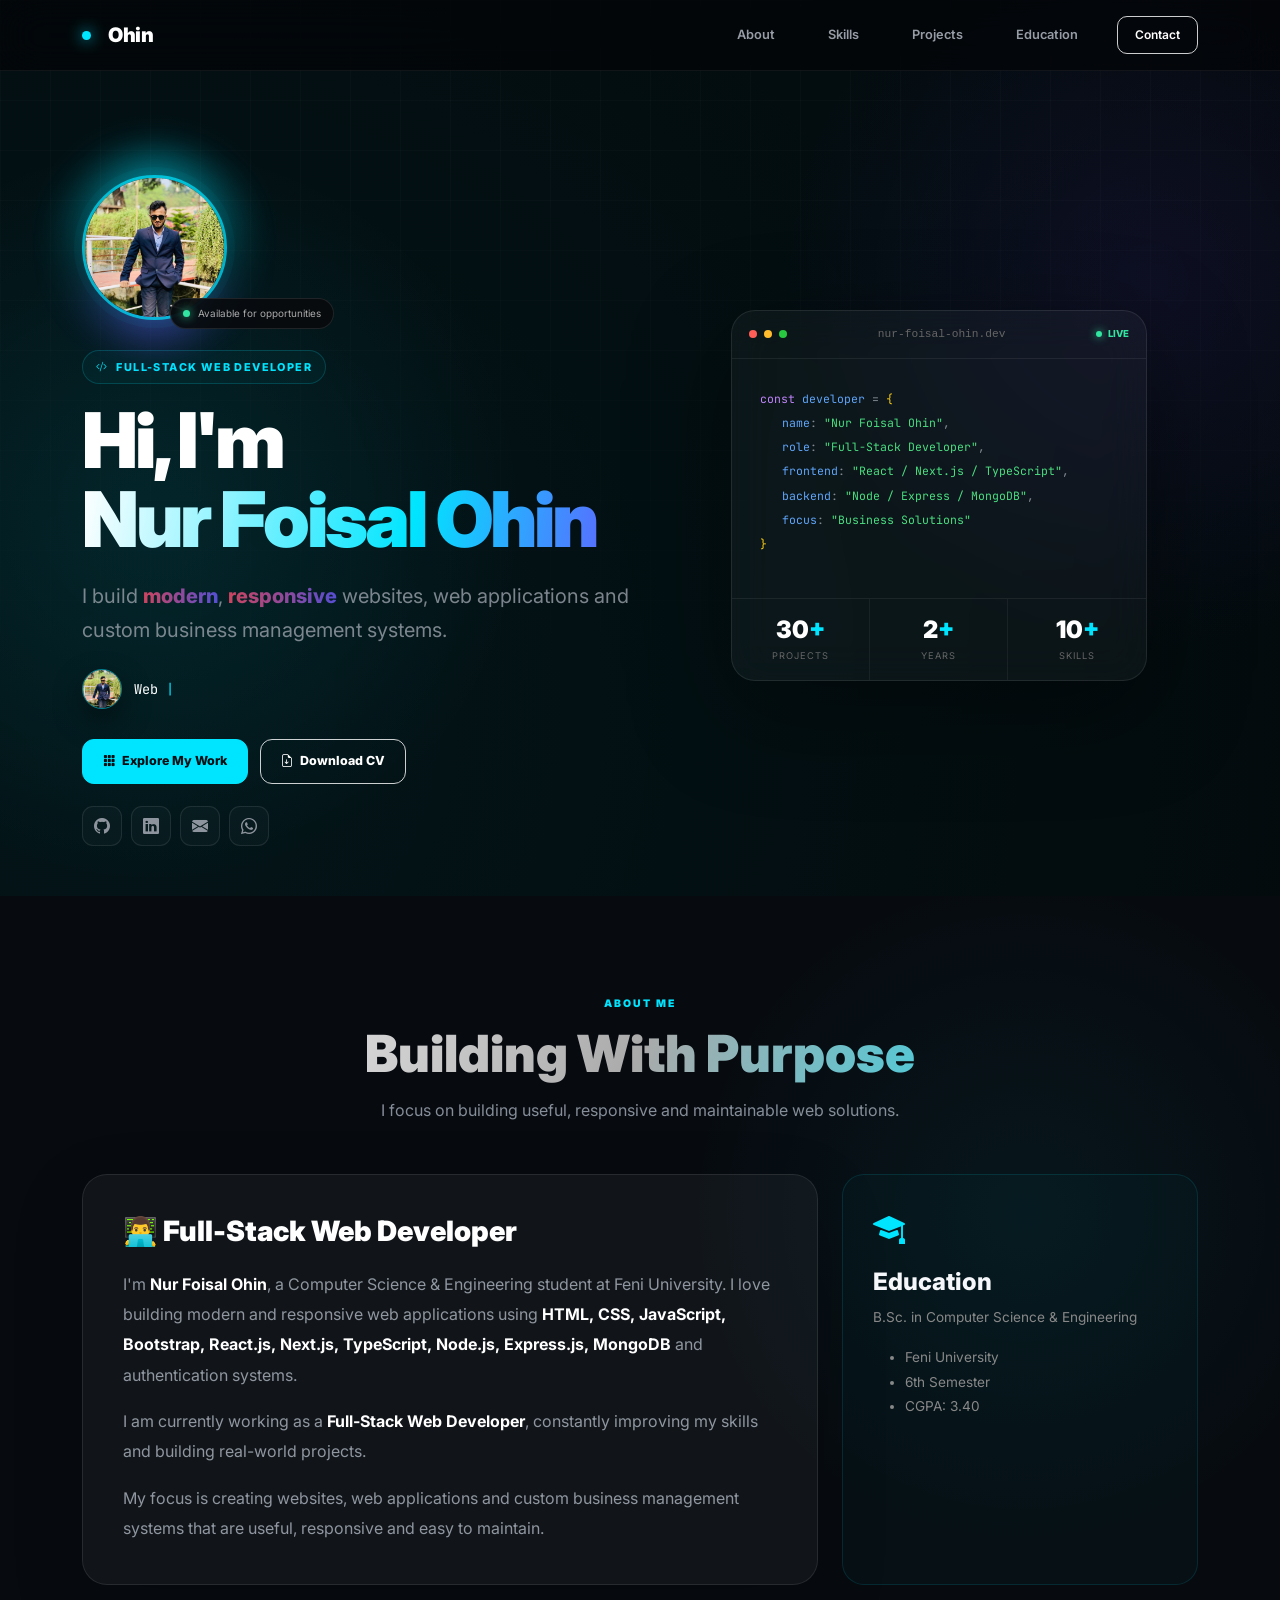
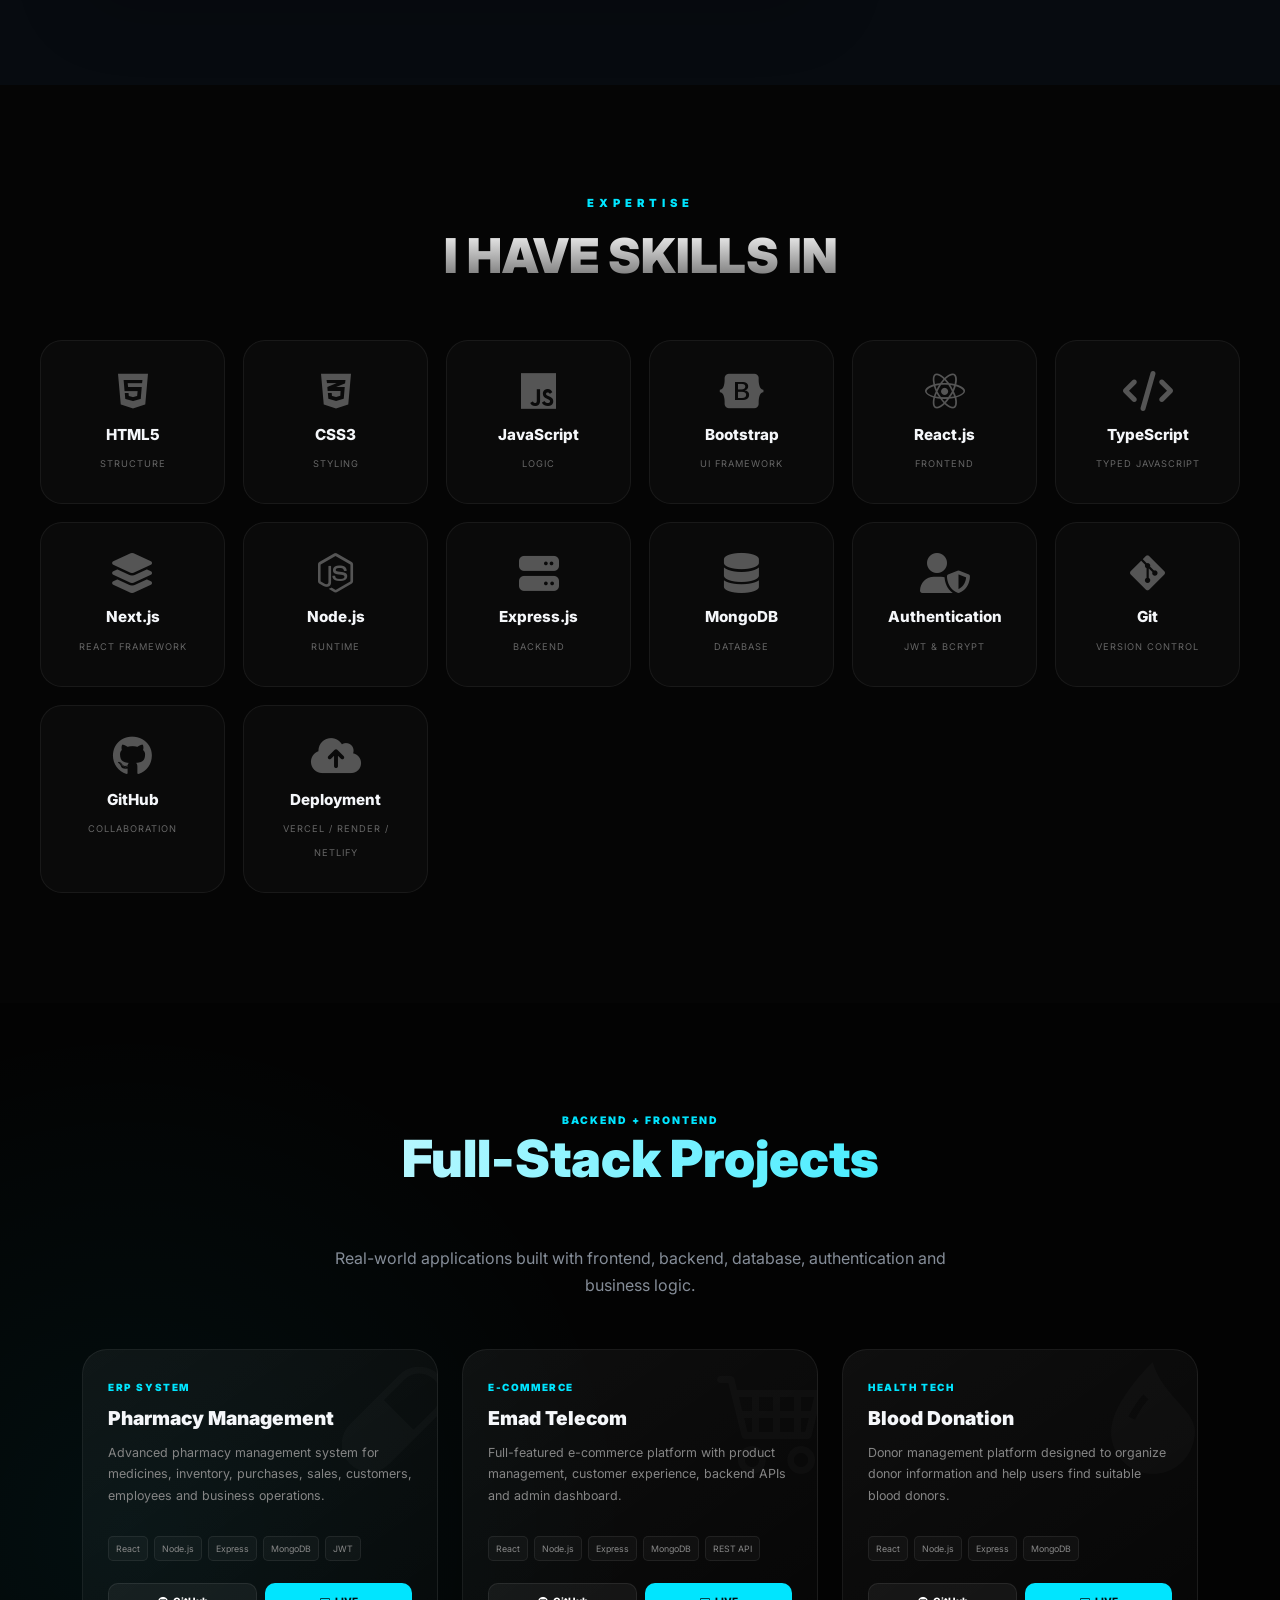
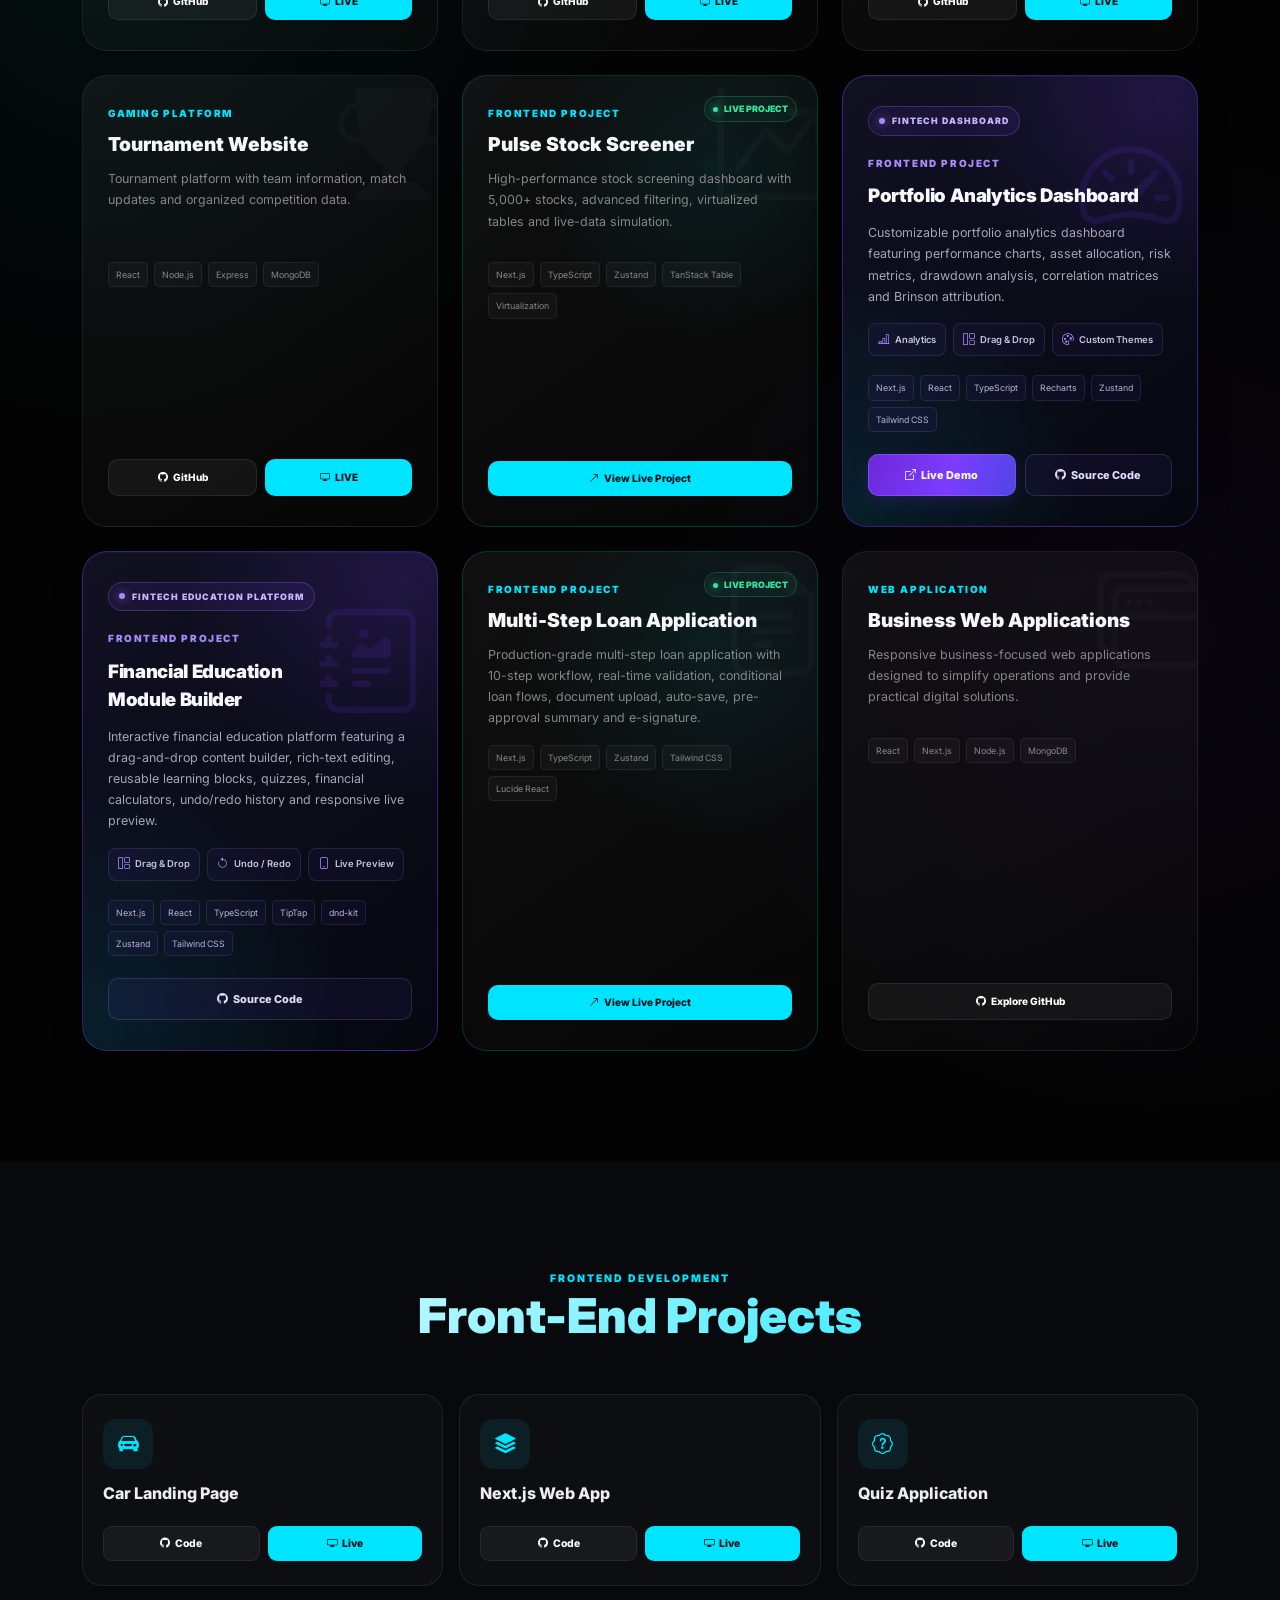
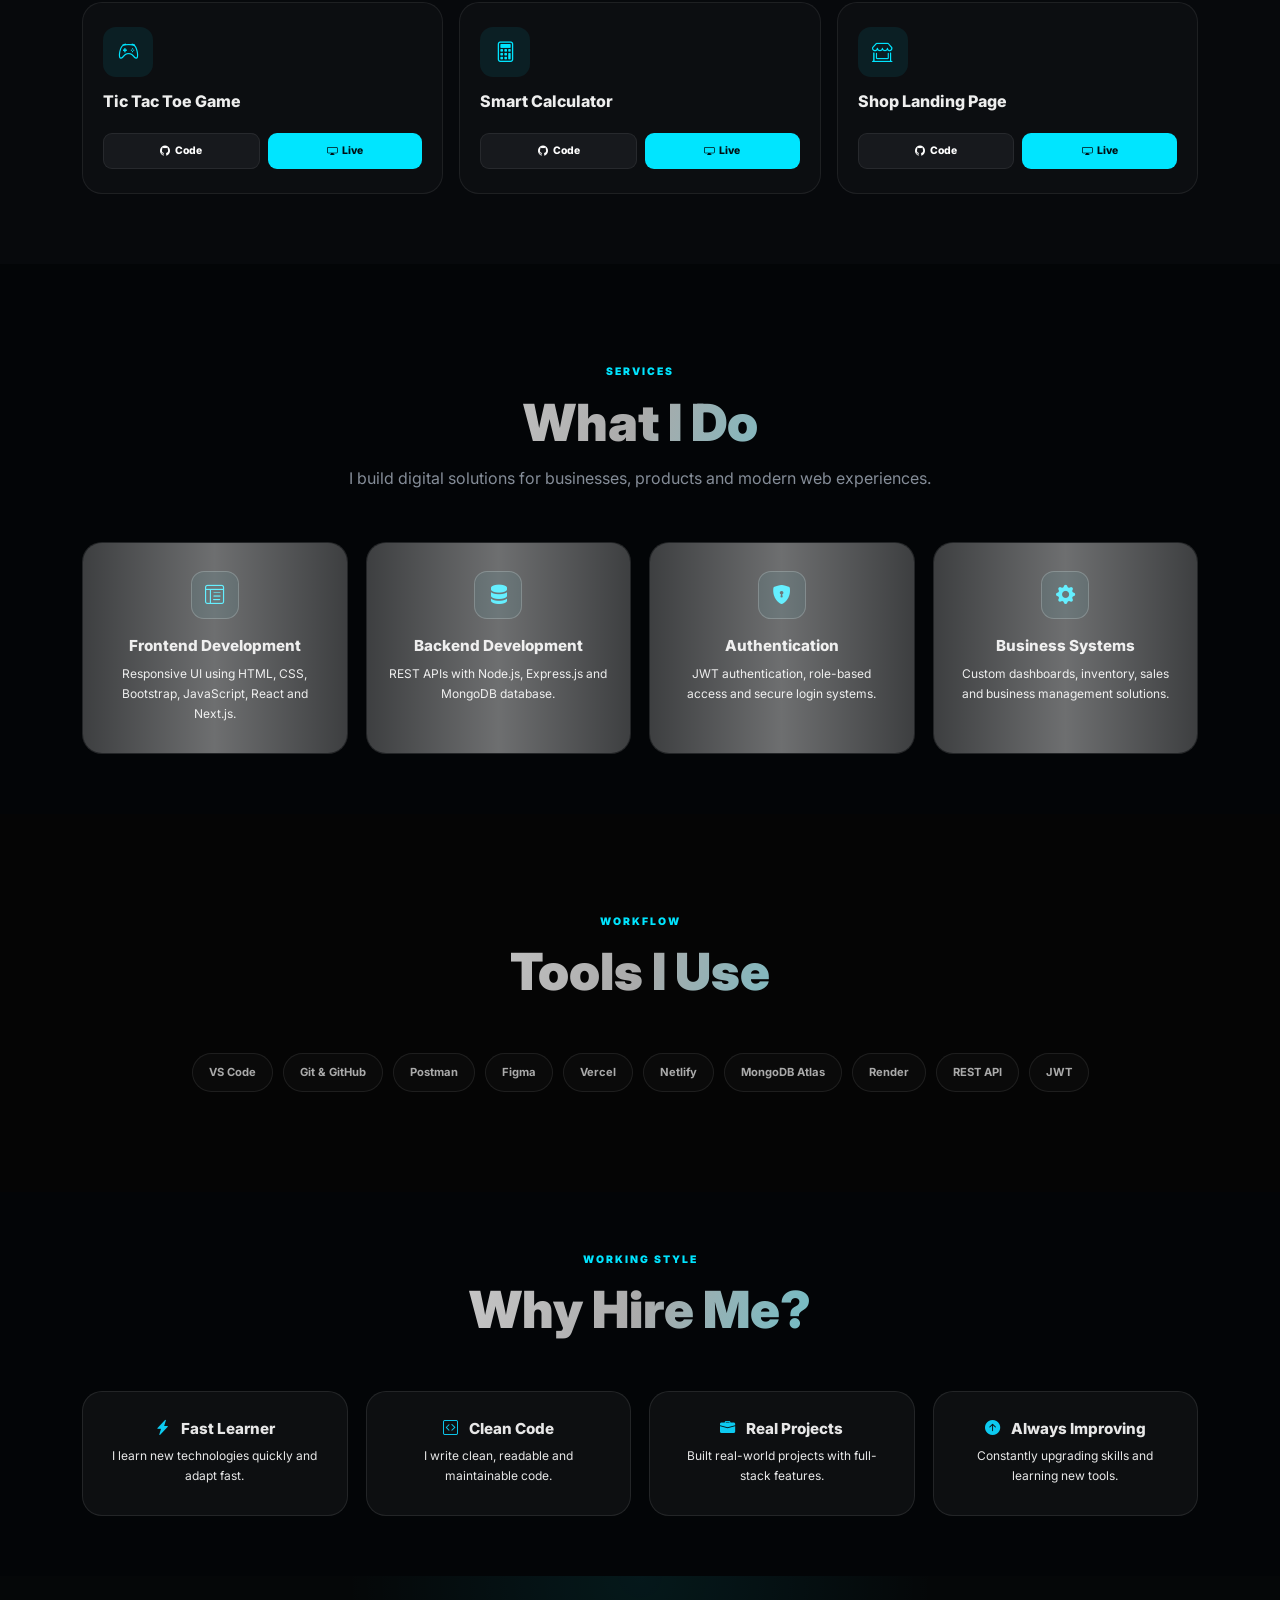
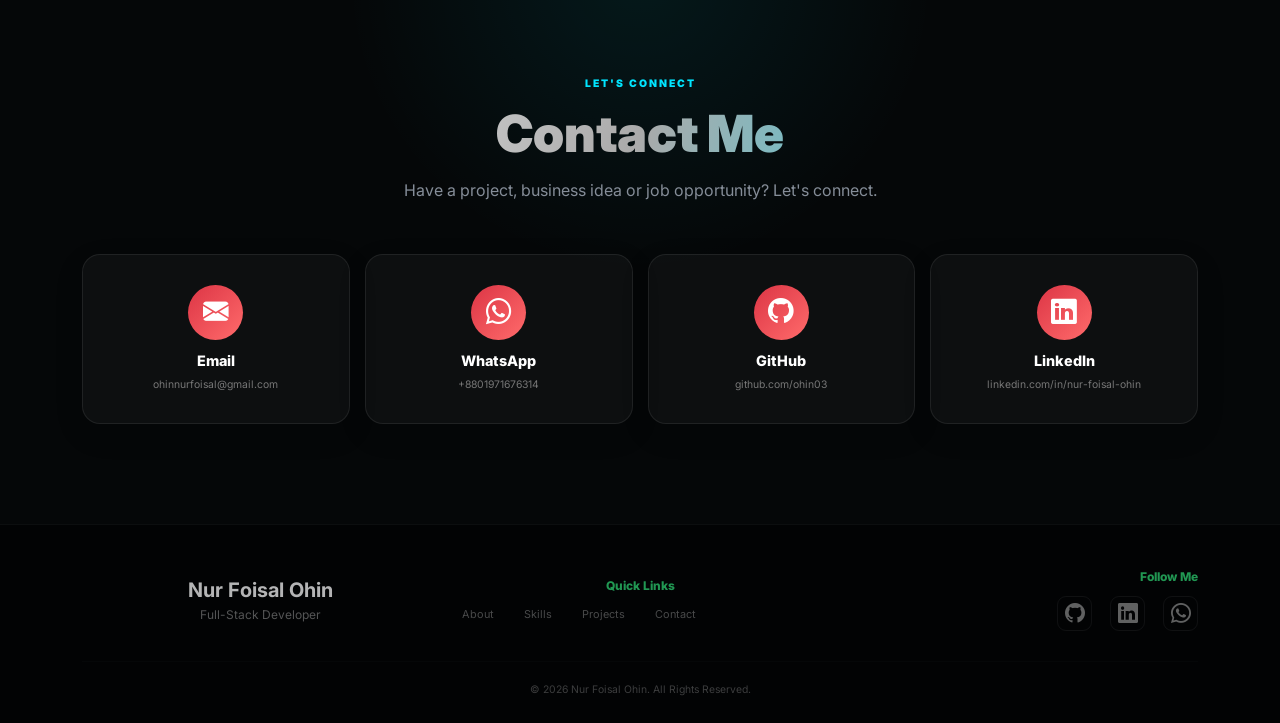
<file: index.backup-20261106-122516.html>
<!-- index.html -->
<!DOCTYPE html>
<html lang="en">
<head>
  <meta charset="UTF-8">
  <meta name="viewport" content="width=device-width, initial-scale=1.0">

  <meta name="description" content="Nur Foisal Ohin - Full-Stack Web Developer building responsive websites, web applications and custom business management systems.">
  <meta name="author" content="Nur Foisal Ohin">

  <title>Nur Foisal Ohin | Full-Stack Web Developer</title>

  <link href="https://cdn.jsdelivr.net/npm/bootstrap@5.3.7/dist/css/bootstrap.min.css" rel="stylesheet">
  <link href="https://cdn.jsdelivr.net/npm/bootstrap-icons@1.11.3/font/bootstrap-icons.css" rel="stylesheet">
  <link href="https://cdnjs.cloudflare.com/ajax/libs/font-awesome/6.4.0/css/all.min.css" rel="stylesheet">

  <link href="https://fonts.googleapis.com/css2?family=Inter:wght@400;500;600;700;800;900&family=Plus+Jakarta+Sans:wght@400;500;600;700;800&family=JetBrains+Mono:wght@400;500;600&display=swap" rel="stylesheet">

  <link rel="stylesheet" href="style.css">

  <style>
    :root {
      --bg: #030507;
      --bg2: #070b10;
      --card: rgba(255,255,255,.045);
      --border: rgba(255,255,255,.09);
      --text: #f5f7fa;
      --muted: #858d98;
      --cyan: #00e5ff;
      --purple: #7c3cff;
      --green: #32e6a1;
      --danger: #ff5575;
    }

    * {
      box-sizing: border-box;
    }

    html {
      scroll-behavior: smooth;
      scroll-padding-top: 85px;
    }

    body {
      margin: 0;
      background:
        radial-gradient(circle at 10% 10%, rgba(0,229,255,.07), transparent 28%),
        radial-gradient(circle at 90% 30%, rgba(124,60,255,.06), transparent 25%),
        var(--bg);
      color: var(--text);
      font-family: "Inter", sans-serif;
      overflow-x: hidden;
    }

    a {
      text-decoration: none;
    }

    section {
      scroll-margin-top: 85px;
    }

    /* NAVBAR */
    .navbar-glass {
      background: rgba(3,5,7,.72);
      backdrop-filter: blur(20px);
      border-bottom: 1px solid rgba(255,255,255,.06);
      padding: 15px 0;
      transition: .3s;
    }

    .navbar-brand {
      color: #fff !important;
      font-size: 1.25rem;
      font-weight: 900;
      letter-spacing: -.5px;
    }

    .brand-dot {
      display: inline-block;
      width: 9px;
      height: 9px;
      background: var(--cyan);
      border-radius: 50%;
      margin-right: 7px;
      box-shadow: 0 0 15px var(--cyan);
    }

    .desktop-nav {
      list-style: none;
      align-items: center;
      gap: 25px;
      margin: 0;
      padding: 0;
    }

    .nav-link {
      color: #969ca5 !important;
      font-size: .8rem;
      font-weight: 600;
      transition: .3s;
    }

    .nav-link:hover,
    .nav-link.active {
      color: var(--cyan) !important;
    }

    .desktop-nav .btn {
      border-radius: 10px;
      font-size: .75rem;
      padding: 9px 17px;
    }

    .offcanvas-glass {
      background: #080b10;
      color: white;
    }

    .offcanvas-title {
      font-weight: 800;
    }

    .offcanvas-nav {
      list-style: none;
      padding: 0;
    }

    .offcanvas-nav li {
      margin-bottom: 12px;
    }

    .offcanvas-link {
      display: block;
      padding: 13px 15px;
      color: #ddd;
      border-radius: 10px;
      transition: .3s;
    }

    .offcanvas-link:hover {
      color: var(--cyan);
      background: rgba(0,229,255,.05);
    }

    /* HERO */
    .hero {
      min-height: 100vh;
      padding: 145px 0 90px;
      position: relative;
      display: flex;
      align-items: center;
      background:
        radial-gradient(circle at 12% 55%, rgba(0,229,255,.09), transparent 30%),
        radial-gradient(circle at 90% 30%, rgba(124,60,255,.09), transparent 28%);
    }

    .hero::before {
      content: "";
      position: absolute;
      inset: 0;
      pointer-events: none;
      background-image:
        linear-gradient(rgba(255,255,255,.025) 1px, transparent 1px),
        linear-gradient(90deg, rgba(255,255,255,.025) 1px, transparent 1px);
      background-size: 50px 50px;
      mask-image: linear-gradient(to bottom, #000, transparent 90%);
    }

    .hero-content {
      position: relative;
      z-index: 2;
    }

    .hero-left {
      position: relative;
    }

    .hero-photo-wrap {
      width: 145px;
      height: 145px;
      position: relative;
      margin-bottom: 30px;
    }

    .hero-photo {
      width: 145px;
      height: 145px;
      object-fit: cover;
      object-position: center top;
      border-radius: 50%;
      border: 3px solid rgba(0,229,255,.75);
      position: relative;
      z-index: 3;
      box-shadow:
        0 0 0 8px rgba(0,229,255,.04),
        0 0 50px rgba(0,229,255,.25);
      transition: .4s;
    }

    .hero-photo:hover {
      transform: scale(1.04);
      box-shadow:
        0 0 0 10px rgba(0,229,255,.06),
        0 0 70px rgba(0,229,255,.4);
    }

    .hero-photo-glow {
      position: absolute;
      inset: -20px;
      border-radius: 50%;
      background: conic-gradient(
        #00e5ff,
        transparent 30%,
        #7c3cff,
        transparent 70%,
        #00e5ff
      );
      filter: blur(20px);
      opacity: .45;
      animation: rotateGlow 8s linear infinite;
    }

    @keyframes rotateGlow {
      to {
        transform: rotate(360deg);
      }
    }

    .photo-status {
      position: absolute;
      left: 88px;
      bottom: -9px;
      z-index: 5;
      white-space: nowrap;
      padding: 7px 12px;
      border: 1px solid rgba(255,255,255,.1);
      border-radius: 30px;
      background: rgba(8,10,14,.9);
      backdrop-filter: blur(12px);
      color: #aaa;
      font-size: .62rem;
    }

    .photo-status span {
      display: inline-block;
      width: 7px;
      height: 7px;
      background: var(--green);
      border-radius: 50%;
      margin-right: 5px;
      box-shadow: 0 0 10px var(--green);
    }

    .hero-eyebrow {
      display: inline-flex;
      align-items: center;
      gap: 8px;
      padding: 8px 13px;
      border: 1px solid rgba(0,229,255,.18);
      border-radius: 30px;
      background: rgba(0,229,255,.04);
      color: var(--cyan);
      font-size: .68rem;
      font-weight: 800;
      letter-spacing: 1.4px;
      text-transform: uppercase;
      margin-bottom: 18px;
    }

    .title {
      font-size: clamp(2.6rem, 6vw, 5rem);
      font-weight: 900;
      letter-spacing: -3px;
      line-height: 1.02;
      margin: 0 0 20px;
    }

    .highlight {
      display: block;
      background: linear-gradient(100deg,#fff,#00e5ff 55%,#7c3cff);
      -webkit-background-clip: text;
      -webkit-text-fill-color: transparent;
    }

    .subtitle {
      color: #9aa1aa;
      max-width: 650px;
      font-size: clamp(1rem,2vw,1.25rem);
      line-height: 1.7;
    }

    .gradient-text {
      color: var(--cyan);
      font-weight: 800;
    }

    .typewriter-box {
      margin-top: 22px;
      display: flex;
      align-items: center;
      gap: 12px;
      color: #fff;
      font-family: "JetBrains Mono", monospace;
      font-size: .85rem;
    }

    .type-img {
      width: 40px;
      height: 40px;
      border-radius: 50%;
      object-fit: cover;
      object-position: top;
      border: 1px solid rgba(0,229,255,.5);
    }

    .cursor {
      color: var(--cyan);
      animation: blink .8s infinite;
    }

    @keyframes blink {
      50% { opacity: 0; }
    }

    .hero-btn {
      display: flex;
      flex-wrap: wrap;
      gap: 12px;
      margin-top: 30px;
    }

    .hero-btn .btn {
      border-radius: 12px;
      padding: 12px 20px;
      font-size: .78rem;
      font-weight: 800;
    }

    .hero-btn .btn-primary {
      background: var(--cyan);
      border-color: var(--cyan);
      color: #001014;
    }

    .hero-socials {
      display: flex;
      gap: 9px;
      margin-top: 22px;
    }

    .hero-socials a {
      width: 40px;
      height: 40px;
      display: flex;
      justify-content: center;
      align-items: center;
      border: 1px solid var(--border);
      border-radius: 11px;
      color: #8e949d;
      background: rgba(255,255,255,.025);
      transition: .3s;
    }

    .hero-socials a:hover {
      color: var(--cyan);
      border-color: var(--cyan);
      transform: translateY(-3px);
    }

    /* HERO WINDOW */
    .developer-window {
      overflow: hidden;
      border-radius: 24px;
      border: 1px solid var(--border);
      background: rgba(255,255,255,.035);
      backdrop-filter: blur(20px);
      box-shadow: 0 30px 100px rgba(0,0,0,.4);
    }

    .window-header {
      height: 48px;
      padding: 0 17px;
      display: flex;
      align-items: center;
      justify-content: space-between;
      border-bottom: 1px solid rgba(255,255,255,.07);
    }

    .window-dots {
      display: flex;
      gap: 7px;
    }

    .dot {
      display: inline-block;
      width: 8px;
      height: 8px;
      border-radius: 50%;
    }

    .dot-red { background: #ff5f57; }
    .dot-yellow { background: #ffbd2e; }
    .dot-green { background: #28c840; }

    .window-title {
      font-family: monospace;
      font-size: .7rem;
      color: #666;
    }

    .live-indicator {
      color: var(--green);
      font-size: .6rem;
      font-weight: 800;
    }

    .live-indicator span {
      display: inline-block;
      width: 6px;
      height: 6px;
      background: var(--green);
      border-radius: 50%;
      box-shadow: 0 0 9px var(--green);
      margin-right: 4px;
    }

    .code-preview {
      padding: 28px;
      color: #858b95;
      font-family: "JetBrains Mono", monospace;
      font-size: .72rem;
      line-height: 2.1;
    }

    .code-indent {
      padding-left: 22px;
    }

    .code-purple { color: #c084fc; }
    .code-blue { color: #60a5fa; }
    .code-yellow { color: #facc15; }
    .code-green { color: #4ade80; }

    .stats {
      display: grid;
      grid-template-columns: repeat(3,1fr);
      border-top: 1px solid rgba(255,255,255,.07);
    }

    .stat {
      padding: 17px 8px;
      text-align: center;
      border-right: 1px solid rgba(255,255,255,.06);
    }

    .stat:last-child {
      border-right: 0;
    }

    .stat h3 {
      margin: 0;
      font-size: 1.5rem;
      font-weight: 900;
      color: white;
    }

    .stat h3 span {
      color: var(--cyan);
    }

    .stat p {
      margin: 4px 0 0;
      color: #666;
      font-size: .58rem;
      text-transform: uppercase;
      letter-spacing: 1px;
    }

    /* GENERAL */
    .section {
      padding: 100px 0;
    }

    .section-heading {
      text-align: center;
      margin-bottom: 50px;
    }

    .section-kicker {
      color: var(--cyan);
      font-size: .65rem;
      font-weight: 900;
      letter-spacing: 2px;
      text-transform: uppercase;
    }

    .section-title {
      margin: 12px 0;
      font-size: clamp(2rem,5vw,3.2rem);
      font-weight: 900;
      background: linear-gradient(110deg,#fff,#aaa,#00e5ff);
      -webkit-background-clip: text;
      -webkit-text-fill-color: transparent;
    }

    .section-description {
      color: var(--muted);
      max-width: 650px;
      margin: auto;
      line-height: 1.7;
    }

    /* ABOUT */
    #about {
      background:
        radial-gradient(circle at 80% 40%,rgba(0,229,255,.05),transparent 30%),
        var(--bg2);
    }

    .about-card {
      padding: 40px;
      border: 1px solid var(--border);
      border-radius: 25px;
      background: var(--card);
      box-shadow: 0 25px 70px rgba(0,0,0,.2);
    }

    .about-card h3 {
      font-weight: 900;
      color: white;
      margin-bottom: 20px;
    }

    .about-card p {
      color: #8f969f;
      line-height: 1.9;
      margin: 0;
    }

    .about-card b {
      color: #fff;
    }

    .education-card {
      height: 100%;
      padding: 30px;
      border-radius: 22px;
      border: 1px solid rgba(0,229,255,.12);
      background: rgba(0,229,255,.025);
    }

    .education-card i {
      color: var(--cyan);
      font-size: 2rem;
    }

    .education-card h4 {
      margin-top: 15px;
      font-weight: 800;
    }

    .education-card p,
    .education-card li {
      color: #888;
      font-size: .85rem;
      line-height: 1.8;
    }

    /* SKILLS */
    #skills {
      padding: 110px 20px;
      background: #050505;
    }

    .skills-header {
      text-align: center;
      margin-bottom: 55px;
    }

    .skills-header p {
      color: var(--cyan);
      text-transform: uppercase;
      letter-spacing: 5px;
      font-size: .7rem;
      font-weight: 900;
    }

    .skills-header h2 {
      font-size: clamp(2rem,5vw,3rem);
      font-weight: 900;
      background: linear-gradient(to bottom,#fff,#666);
      -webkit-background-clip: text;
      -webkit-text-fill-color: transparent;
    }

    .skills-grid {
      display: grid;
      grid-template-columns: repeat(auto-fit,minmax(160px,1fr));
      gap: 18px;
      max-width: 1200px;
      margin: auto;
    }

    .skill-card {
      padding: 30px 15px;
      text-align: center;
      border-radius: 22px;
      border: 1px solid rgba(255,255,255,.06);
      background: rgba(255,255,255,.025);
      transition: .4s;
    }

    .skill-card:hover {
      transform: translateY(-8px);
      border-color: var(--cyan);
      background: rgba(0,229,255,.04);
      box-shadow: 0 20px 50px rgba(0,0,0,.35);
    }

    .skill-card i {
      font-size: 2.5rem;
      color: #555;
      margin-bottom: 15px;
      transition: .3s;
    }

    .skill-card:hover i {
      color: var(--cyan);
      filter: drop-shadow(0 0 10px var(--cyan));
      transform: scale(1.1);
    }

    .skill-card h4 {
      font-size: .95rem;
      font-weight: 800;
      margin: 0 0 5px;
    }

    .skill-card span {
      color: #666;
      font-size: .58rem;
      text-transform: uppercase;
      letter-spacing: 1px;
    }

    /* FULL STACK */
    #projects-iconic {
      padding: 110px 0;
      background:
        radial-gradient(circle at 10% 30%,rgba(0,229,255,.05),transparent 30%),
        radial-gradient(circle at 90% 70%,rgba(124,60,255,.05),transparent 30%),
        #030303;
    }

    .fs-section-title {
      text-align: center;
      font-size: clamp(2rem,5vw,3.2rem);
      font-weight: 900;
      margin-bottom: 55px;
      background: linear-gradient(100deg,#fff,#00e5ff);
      -webkit-background-clip: text;
      -webkit-text-fill-color: transparent;
    }

    .iconic-card {
      height: 100%;
      position: relative;
      overflow: hidden;
      display: flex;
      flex-direction: column;
      padding: 30px 25px;
      border-radius: 25px;
      border: 1px solid rgba(255,255,255,.07);
      background: linear-gradient(145deg,rgba(255,255,255,.05),rgba(255,255,255,.015));
      transition: .45s;
    }

    .iconic-card:hover {
      transform: translateY(-10px);
      border-color: var(--cyan);
      box-shadow: 0 25px 70px rgba(0,0,0,.4);
    }

    .bg-icon {
      position: absolute;
      right: -12px;
      top: -15px;
      font-size: 7rem;
      color: rgba(255,255,255,.025);
      z-index: 0;
      transition: .5s;
    }

    .iconic-card:hover .bg-icon {
      color: rgba(0,229,255,.08);
      transform: rotate(-8deg) scale(1.1);
    }

    .card-label {
      position: relative;
      z-index: 2;
      color: var(--cyan);
      font-size: .62rem;
      font-weight: 900;
      letter-spacing: 1.6px;
      text-transform: uppercase;
      margin-bottom: 12px;
    }

    .card-title-fs {
      position: relative;
      z-index: 2;
      font-size: 1.2rem;
      font-weight: 900;
      margin-bottom: 12px;
    }

    .card-desc-fs {
      position: relative;
      z-index: 2;
      color: #858585;
      font-size: .78rem;
      line-height: 1.7;
      min-height: 78px;
    }

    .project-tech {
      position: relative;
      z-index: 2;
      display: flex;
      flex-wrap: wrap;
      gap: 6px;
      margin-bottom: 22px;
    }

    .project-tech span {
      color: #888;
      border: 1px solid rgba(255,255,255,.07);
      background: rgba(255,255,255,.03);
      padding: 5px 7px;
      border-radius: 5px;
      font-size: .55rem;
    }

    .iconic-btn-group {
      position: relative;
      z-index: 3;
      display: flex;
      gap: 8px;
      margin-top: auto;
    }

    .btn-iconic {
      flex: 1;
      display: flex;
      justify-content: center;
      align-items: center;
      gap: 5px;
      padding: 10px 5px;
      border-radius: 10px;
      font-size: .63rem;
      font-weight: 800;
      transition: .3s;
    }

    .btn-iconic-git {
      color: #fff;
      background: rgba(255,255,255,.05);
      border: 1px solid rgba(255,255,255,.08);
    }

    .btn-iconic-git:hover {
      background: white;
      color: black;
    }

    .btn-iconic-live {
      color: #001014;
      background: var(--cyan);
    }

    .btn-iconic-live:hover {
      color: #000;
      background: #fff;
      box-shadow: 0 0 20px rgba(0,229,255,.35);
    }

    /* PULSE */
    .pulse-card {
      border-color: rgba(0,229,255,.18);
      background:
        radial-gradient(circle at 70% 20%,rgba(0,229,255,.08),transparent 40%),
        linear-gradient(145deg,rgba(255,255,255,.055),rgba(255,255,255,.015));
    }

    .live-project {
      position: absolute;
      right: 20px;
      top: 20px;
      z-index: 5;
      color: var(--green);
      font-size: .55rem;
      font-weight: 900;
      border: 1px solid rgba(50,230,161,.2);
      background: rgba(50,230,161,.05);
      border-radius: 20px;
      padding: 5px 8px;
    }

    .live-project span {
      display: inline-block;
      width: 5px;
      height: 5px;
      border-radius: 50%;
      background: var(--green);
      box-shadow: 0 0 8px var(--green);
      margin-right: 4px;
    }

    /* FRONTEND */
    #projects {
      padding: 110px 0;
      background: #07090c;
    }

    .projects-title {
      text-align: center;
      font-size: clamp(2rem,5vw,3rem);
      font-weight: 900;
      margin-bottom: 45px;
      background: linear-gradient(135deg,#fff,#00e5ff);
      -webkit-background-clip: text;
      -webkit-text-fill-color: transparent;
    }

    .pro-card {
      height: 100%;
      padding: 24px 20px;
      display: flex;
      flex-direction: column;
      border-radius: 20px;
      background: rgba(255,255,255,.025);
      border: 1px solid rgba(255,255,255,.07);
      transition: .4s;
    }

    .pro-card:hover {
      transform: translateY(-8px);
      border-color: rgba(0,229,255,.6);
      box-shadow: 0 20px 50px rgba(0,0,0,.4);
    }

    .icon-circle {
      width: 50px;
      height: 50px;
      display: flex;
      justify-content: center;
      align-items: center;
      border-radius: 13px;
      background: rgba(0,229,255,.08);
      color: var(--cyan);
      font-size: 1.3rem;
      margin-bottom: 15px;
    }

    .card-title-text {
      font-size: 1rem;
      font-weight: 800;
      color: #eee;
      margin-bottom: 22px;
    }

    .btn-stack {
      display: flex;
      gap: 8px;
      margin-top: auto;
    }

    .btn-custom {
      flex: 1;
      display: flex;
      align-items: center;
      justify-content: center;
      gap: 5px;
      padding: 9px 4px;
      border-radius: 9px;
      font-size: .65rem;
      font-weight: 800;
      transition: .3s;
    }

    .btn-git {
      color: white;
      background: #17191d;
      border: 1px solid rgba(255,255,255,.07);
    }

    .btn-git:hover {
      background: white;
      color: black;
    }

    .btn-demo {
      color: #001014;
      background: var(--cyan);
    }

    .btn-demo:hover {
      color: black;
      background: white;
    }

    /* WHAT I DO */
    #what-i-do {
      background: var(--bg);
    }

    .what-grid,
    .hire-grid {
      display: grid;
      grid-template-columns: repeat(4,1fr);
      gap: 18px;
    }

    .what-card,
    .hire-card {
      padding: 28px 22px;
      border-radius: 20px;
      border: 1px solid var(--border);
      background: var(--card);
      transition: .35s;
    }

    .what-card:hover,
    .hire-card:hover {
      transform: translateY(-7px);
      border-color: rgba(0,229,255,.35);
    }

    .what-icon {
      width: 48px;
      height: 48px;
      display: flex;
      align-items: center;
      justify-content: center;
      border-radius: 13px;
      background: rgba(0,229,255,.07);
      color: var(--cyan);
      font-size: 1.2rem;
      margin-bottom: 18px;
    }

    .what-card h4,
    .hire-card h4 {
      font-size: .95rem;
      font-weight: 800;
    }

    .what-card p,
    .hire-card p {
      color: #777;
      font-size: .75rem;
      line-height: 1.7;
      margin: 8px 0 0;
    }

    /* TOOLS */
    #tools {
      background: #050505;
    }

    .tool-wrap {
      display: flex;
      flex-wrap: wrap;
      justify-content: center;
      gap: 10px;
    }

    .tool {
      padding: 10px 16px;
      border: 1px solid rgba(255,255,255,.08);
      background: rgba(255,255,255,.025);
      border-radius: 30px;
      color: #aaa !important;
      font-size: .7rem;
      font-weight: 700;
      transition: .3s;
    }

    .tool:hover {
      color: var(--cyan) !important;
      border-color: var(--cyan);
      transform: translateY(-3px);
    }

    /* CONTACT */
    #contact {
      background:
        radial-gradient(circle at 50% 0,rgba(0,229,255,.08),transparent 35%),
        #050708;
    }

    .contact-grid {
      display: grid;
      grid-template-columns: repeat(4,1fr);
      gap: 15px;
    }

    .contact-card {
      min-height: 170px;
      padding: 25px 18px;
      display: flex;
      flex-direction: column;
      justify-content: center;
      border-radius: 18px;
      color: white !important;
      background: rgba(255,255,255,.035) !important;
      border: 1px solid rgba(255,255,255,.08);
      transition: .35s;
    }

    .contact-card:hover {
      transform: translateY(-7px);
      border-color: var(--cyan);
      background: rgba(0,229,255,.04) !important;
    }

    .contact-icon {
      color: var(--cyan);
      font-size: 1.4rem;
      margin-bottom: 12px;
    }

    .contact-card h4 {
      font-size: .9rem;
      font-weight: 800;
    }

    .contact-card p {
      color: #777;
      font-size: .65rem;
      word-break: break-word;
      margin: 0;
    }

    /* FOOTER */
    .footer {
      padding: 45px 0 25px;
      background: #020304;
      border-top: 1px solid rgba(255,255,255,.06);
    }

    .footer-subtitle {
      color: #777;
      margin: 0;
      font-size: .75rem;
    }

    .footer-heading {
      font-size: .75rem;
      font-weight: 800;
      margin-bottom: 12px;
    }

    .footer-links {
      display: flex;
      gap: 15px;
      flex-wrap: wrap;
    }

    .footer-links a {
      color: #666;
      font-size: .68rem;
      transition: .3s;
    }

    .footer-links a:hover {
      color: var(--cyan);
    }

    .social-icons {
      display: flex;
      gap: 8px;
      justify-content: flex-end;
    }

    .social-icons a {
      width: 35px;
      height: 35px;
      display: flex;
      align-items: center;
      justify-content: center;
      color: #888;
      border: 1px solid rgba(255,255,255,.08);
      border-radius: 9px;
      transition: .3s;
    }

    .social-icons a:hover {
      color: var(--cyan);
      border-color: var(--cyan);
    }

    .footer-line {
      border-color: rgba(255,255,255,.07);
      margin: 30px 0 20px;
    }

    .footer-copy {
      color: #555;
      font-size: .65rem;
      margin: 0;
    }

    /* REVEAL */
    .reveal-item {
      opacity: 0;
      transform: translateY(25px);
      transition: opacity .7s ease, transform .7s ease;
    }

    .reveal-visible {
      opacity: 1;
      transform: translateY(0);
    }























    /*OWN**/
/* ==========================================
PORTFOLIO ANALYTICS DASHBOARD
========================================== */

.analytics-card {
isolation: isolate;
border: 1px solid rgba(124, 60, 255, 0.38);
background:
radial-gradient(
circle at 90% 5%,
rgba(124, 60, 255, 0.17),
transparent 38%
),
radial-gradient(
circle at 5% 95%,
rgba(0, 229, 255, 0.09),
transparent 42%
),
linear-gradient(
145deg,
rgba(17, 17, 35, 0.98),
rgba(5, 8, 15, 0.98)
);

box-shadow:
inset 0 1px 0 rgba(255, 255, 255, 0.035),
0 12px 35px rgba(0, 0, 0, 0.16);

transition:
transform 0.35s ease,
border-color 0.35s ease,
box-shadow 0.35s ease;
}

.analytics-card::before {
content: "";
position: absolute;
inset: 0;
z-index: -1;
pointer-events: none;

background: linear-gradient(
120deg,
transparent 15%,
rgba(124, 60, 255, 0.08) 50%,
transparent 85%
);

opacity: 0;
transition: opacity 0.35s ease;
}

.analytics-card:hover {
transform: translateY(-9px);
border-color: rgba(124, 60, 255, 0.8);

box-shadow:
0 22px 55px rgba(0, 0, 0, 0.36),
0 0 28px rgba(124, 60, 255, 0.11),
0 0 20px rgba(0, 229, 255, 0.05);
}

.analytics-card:hover::before {
opacity: 1;
}

.analytics-card .bg-icon {
top: 32px;
right: 14px;
font-size: 6.5rem;
color: rgba(124, 60, 255, 0.12);
transition:
transform 0.4s ease,
color 0.4s ease;
}

.analytics-card:hover .bg-icon {
color: rgba(124, 60, 255, 0.22);
transform: rotate(-8deg) scale(1.08);
}

.analytics-badge {
position: relative;
z-index: 3;
align-self: flex-start;

display: inline-flex;
align-items: center;
gap: 7px;

margin-bottom: 20px;
padding: 7px 10px;

color: #c4b5fd;
background: rgba(124, 60, 255, 0.1);
border: 1px solid rgba(167, 139, 250, 0.24);
border-radius: 30px;

font-size: 0.55rem;
font-weight: 900;
letter-spacing: 1px;
}

.analytics-badge span {
width: 6px;
height: 6px;
flex-shrink: 0;
border-radius: 50%;

background: #a78bfa;
box-shadow: 0 0 10px rgba(167, 139, 250, 0.8);

animation: analyticsPulse 2s ease-in-out infinite;
}

@keyframes analyticsPulse {
50% {
opacity: 0.45;
box-shadow: 0 0 3px rgba(167, 139, 250, 0.3);
}
}

.analytics-card .card-label {
color: #a78bfa;
}

.analytics-card .card-title-fs {
max-width: 95%;
font-size: 1.16rem;
line-height: 1.5;
letter-spacing: -0.35px;
text-wrap: balance;
}

.analytics-card .card-desc-fs {
color: #a2a4b8;
}

.analytics-features {
position: relative;
z-index: 2;

display: flex;
flex-wrap: wrap;
gap: 7px;

margin: 0 0 19px;
}

.analytics-features span {
display: inline-flex;
align-items: center;
gap: 5px;

padding: 7px 9px;
border: 1px solid rgba(167, 139, 250, 0.15);
border-radius: 8px;

background: rgba(124, 60, 255, 0.055);
color: #c4c6d8;

font-size: 0.59rem;
font-weight: 600;
}

.analytics-features i {
color: #a78bfa;
font-size: 0.72rem;
}

.analytics-card .project-tech span {
color: #b9b4d2;
border-color: rgba(167, 139, 250, 0.14);
background: rgba(124, 60, 255, 0.055);
transition:
color 0.25s ease,
border-color 0.25s ease;
}

.analytics-card .project-tech span:hover {
color: #fff;
border-color: rgba(167, 139, 250, 0.48);
}

.analytics-actions {
gap: 9px;
margin-top: auto;
}

.analytics-actions .btn-iconic {
min-height: 42px;
padding: 11px 9px;
font-size: 0.68rem;
}

.analytics-actions .btn-iconic-live {
color: #fff;
border: 1px solid rgba(167, 139, 250, 0.3);

background: linear-gradient(
110deg,
#6d28d9,
#7c3cff 55%,
#4f46e5
);

box-shadow: 0 5px 18px rgba(124, 60, 255, 0.15);
}

.analytics-actions .btn-iconic-live:hover {
color: #fff;
background: linear-gradient(110deg, #7c3cff, #6366f1);
box-shadow: 0 0 22px rgba(124, 60, 255, 0.3);
}

.analytics-actions .btn-iconic-git {
color: #e3ddff;
border-color: rgba(167, 139, 250, 0.2);
background: rgba(124, 60, 255, 0.07);
}

.analytics-actions .btn-iconic-git:hover {
color: #fff;
border-color: rgba(167, 139, 250, 0.55);
background: rgba(124, 60, 255, 0.17);
}

@media (max-width: 576px) {
.analytics-card .card-title-fs {
font-size: 1.08rem;
}

.analytics-features {
gap: 6px;
}

.analytics-features span {
font-size: 0.56rem;
}

.analytics-actions {
flex-direction: column;
}

.analytics-actions .btn-iconic {
width: 100%;
}
}

@media (prefers-reduced-motion: reduce) {
.analytics-card,
.analytics-card *,
.analytics-card::before {
animation: none !important;
transition: none !important;
}
}


    /* RESPONSIVE */
    @media (max-width: 991px) {
      .hero {
        padding-top: 125px;
      }

      .hero-left {
        text-align: center;
      }

      .hero-photo-wrap {
        margin-left: auto;
        margin-right: auto;
      }

      .hero-eyebrow,
      .hero-socials,
      .hero-btn {
        justify-content: center;
      }

      .hero-right {
        margin-top: 50px;
      }

      .what-grid,
      .hire-grid {
        grid-template-columns: repeat(2,1fr);
      }

      .contact-grid {
        grid-template-columns: repeat(2,1fr);
      }
    }

    @media (max-width: 767px) {
      .title {
        letter-spacing: -1.5px;
      }

      .about-card {
        padding: 25px;
      }

      .iconic-card {
        margin-bottom: 4px;
      }
    }

    @media (max-width: 576px) {
      .hero {
        padding: 115px 0 65px;
      }

      .hero-photo-wrap,
      .hero-photo {
        width: 120px;
        height: 120px;
      }

      .photo-status {
        left: 68px;
        font-size: .52rem;
      }

      .hero-btn {
        flex-direction: column;
      }

      .hero-btn .btn {
        width: 100%;
      }

      .developer-window {
        border-radius: 18px;
      }

      .code-preview {
        padding: 18px;
        font-size: .58rem;
        line-height: 1.9;
      }

      .code-indent {
        padding-left: 10px;
      }

      .stats .stat {
        padding: 14px 3px;
      }

      .stat h3 {
        font-size: 1.2rem;
      }

      .stat p {
        font-size: .48rem;
      }

      .skills-grid {
        grid-template-columns: repeat(2,1fr);
        gap: 10px;
      }

      .skill-card {
        padding: 23px 8px;
      }

      .skill-card i {
        font-size: 2rem;
      }

      .skill-card h4 {
        font-size: .8rem;
      }

      .what-grid,
      .hire-grid,
      .contact-grid {
        grid-template-columns: 1fr;
      }

      .project-desc {
        min-height: auto;
      }

      .btn-stack,
      .iconic-btn-group {
        flex-direction: column;
      }

      .btn-custom,
      .btn-iconic {
        width: 100%;
      }

      .footer {
        text-align: center;
      }

      .footer-links,
      .social-icons {
        justify-content: center;
      }
    }
  </style>
</head>

<body>

<!-- NAVBAR -->
<nav class="navbar fixed-top navbar-glass">
  <div class="container d-flex align-items-center justify-content-between">

    <a class="navbar-brand" href="#home">
      <span class="brand-dot"></span>
      Ohin
    </a>

    <ul class="desktop-nav d-none d-lg-flex">
      <li><a href="#about" class="nav-link">About</a></li>
      <li><a href="#skills" class="nav-link">Skills</a></li>
      <li><a href="#projects-iconic" class="nav-link">Projects</a></li>
      <li><a href="#education" class="nav-link">Education</a></li>
      <li>
        <a class="btn btn-outline-light" href="#contact">Contact</a>
      </li>
    </ul>

    <button
      class="btn btn-outline-light d-lg-none"
      type="button"
      data-bs-toggle="offcanvas"
      data-bs-target="#offcanvasMenu"
    >
      <i class="bi bi-list"></i>
    </button>

  </div>
</nav>

<!-- MOBILE MENU -->
<div
  class="offcanvas offcanvas-end offcanvas-glass"
  tabindex="-1"
  id="offcanvasMenu"
>
  <div class="offcanvas-header">
    <h5 class="offcanvas-title">Ohin Portfolio</h5>

    <button
      type="button"
      class="btn-close btn-close-white"
      data-bs-dismiss="offcanvas"
    ></button>
  </div>

  <div class="offcanvas-body">
    <ul class="offcanvas-nav">

      <li>
        <a class="offcanvas-link" href="#about">
          <i class="bi bi-person-circle"></i>
          About
        </a>
      </li>

      <li>
        <a class="offcanvas-link" href="#skills">
          <i class="bi bi-stars"></i>
          Skills
        </a>
      </li>

      <li>
        <a class="offcanvas-link" href="#projects-iconic">
          <i class="bi bi-grid-3x3-gap-fill"></i>
          Projects
        </a>
      </li>

      <li>
        <a class="offcanvas-link" href="#education">
          <i class="bi bi-mortarboard-fill"></i>
          Education
        </a>
      </li>

      <li>
        <a class="offcanvas-link" href="#what-i-do">
          <i class="bi bi-lightbulb-fill"></i>
          What I Do
        </a>
      </li>

      <li>
        <a class="offcanvas-link" href="#contact">
          <i class="bi bi-chat-dots-fill"></i>
          Contact
        </a>
      </li>

    </ul>
  </div>
</div>


<!-- HERO -->
<header class="hero" id="home">

  <div class="container hero-content">

    <div class="row align-items-center g-5">

      <div class="col-lg-7">

        <div class="hero-left">

          <div class="hero-photo-wrap">
            <div class="hero-photo-glow"></div>

            <img
              src="OHINFV.jpg"
              class="hero-photo"
              alt="Nur Foisal Ohin"
            >

            <span class="photo-status">
              <span></span>
              Available for opportunities
            </span>
          </div>

          <div class="hero-eyebrow">
            <i class="bi bi-code-slash"></i>
            Full-Stack Web Developer
          </div>

          <h1 class="title">
            Hi, I'm
            <span class="highlight">Nur Foisal Ohin</span>
          </h1>

          <p class="subtitle">
            I build
            <span class="gradient-text">modern</span>,
            <span class="gradient-text">responsive</span>
            websites, web applications and custom business management systems.
          </p>

          <div class="typewriter-box">
            <img
              src="OHINFV.jpg"
              class="type-img"
              alt="Ohin"
            >

            <div>
              <span id="typed1"></span>
              <span class="cursor">|</span>
            </div>
          </div>

          <div class="hero-btn">

            <a class="btn btn-primary" href="#projects-iconic">
              <i class="bi bi-grid-3x3-gap-fill me-1"></i>
              Explore My Work
            </a>

            <a
              class="btn btn-outline-light"
              href="cv.ohin.pdf"
              download
            >
              <i class="bi bi-file-earmark-arrow-down me-1"></i>
              Download CV
            </a>

          </div>

          <div class="hero-socials">

            <a
              href="https://github.com/ohin03"
              target="_blank"
              aria-label="GitHub"
            >
              <i class="bi bi-github"></i>
            </a>

            <a
              href="https://www.linkedin.com/in/nur-foisal-ohin"
              target="_blank"
              aria-label="LinkedIn"
            >
              <i class="bi bi-linkedin"></i>
            </a>

            <a
              href="mailto:ohinnurfoisal@gmail.com"
              aria-label="Email"
            >
              <i class="bi bi-envelope-fill"></i>
            </a>

            <a
              href="https://wa.me/8801971676314"
              target="_blank"
              aria-label="WhatsApp"
            >
              <i class="bi bi-whatsapp"></i>
            </a>

          </div>

        </div>

      </div>


      <!-- HERO CODE WINDOW -->
      <div class="col-lg-5">

        <div class="developer-window">

          <div class="window-header">

            <div class="window-dots">
              <span class="dot dot-red"></span>
              <span class="dot dot-yellow"></span>
              <span class="dot dot-green"></span>
            </div>

            <span class="window-title">
              nur-foisal-ohin.dev
            </span>

            <span class="live-indicator">
              <span></span>
              LIVE
            </span>

          </div>

          <div class="code-preview">

            <div>
              <span class="code-purple">const</span>
              <span class="code-blue">developer</span>
              =
              <span class="code-yellow">{</span>
            </div>

            <div class="code-indent">
              <span class="code-blue">name</span>:
              <span class="code-green">"Nur Foisal Ohin"</span>,
            </div>

            <div class="code-indent">
              <span class="code-blue">role</span>:
              <span class="code-green">"Full-Stack Developer"</span>,
            </div>

            <div class="code-indent">
              <span class="code-blue">frontend</span>:
              <span class="code-green">"React / Next.js / TypeScript"</span>,
            </div>

            <div class="code-indent">
              <span class="code-blue">backend</span>:
              <span class="code-green">"Node / Express / MongoDB"</span>,
            </div>

            <div class="code-indent">
              <span class="code-blue">focus</span>:
              <span class="code-green">"Business Solutions"</span>
            </div>

            <div>
              <span class="code-yellow">}</span>
            </div>

          </div>

          <div class="stats">

            <div class="stat">
              <h3>30<span>+</span></h3>
              <p>Projects</p>
            </div>

            <div class="stat">
              <h3>2<span>+</span></h3>
              <p>Years</p>
            </div>

            <div class="stat">
              <h3>10<span>+</span></h3>
              <p>Skills</p>
            </div>

          </div>

        </div>

      </div>

    </div>

  </div>

</header>


<!-- ABOUT -->
<section id="about" class="section">

  <div class="container">

    <div class="section-heading">

      <div class="section-kicker">
        About Me
      </div>

      <h2 class="section-title">
        Building With Purpose
      </h2>

      <p class="section-description">
        I focus on building useful, responsive and maintainable web solutions.
      </p>

    </div>

    <div class="row g-4">

      <div class="col-lg-8">

        <div class="about-card">

          <h3>
            👨‍💻 Full-Stack Web Developer
          </h3>

          <p>
            I'm <b>Nur Foisal Ohin</b>, a Computer Science & Engineering
            student at Feni University.
            I love building modern and responsive web applications using
            <b>HTML, CSS, JavaScript, Bootstrap, React.js, Next.js,
            TypeScript, Node.js, Express.js, MongoDB</b> and
            authentication systems.
          </p>

          <p class="mt-3">
            I am currently working as a
            <b>Full-Stack Web Developer</b>,
            constantly improving my skills and building real-world projects.
          </p>

          <p class="mt-3">
            My focus is creating websites, web applications and
            custom business management systems that are useful,
            responsive and easy to maintain.
          </p>

        </div>

      </div>

      <div class="col-lg-4" id="education">

        <div class="education-card">

          <i class="bi bi-mortarboard-fill"></i>

          <h4>Education</h4>

          <p>
            B.Sc. in Computer Science & Engineering
          </p>

          <ul>
            <li>Feni University</li>
            <li>6th Semester</li>
            <li>CGPA: 3.40</li>
          </ul>

        </div>

      </div>

    </div>

  </div>

</section>


<!-- SKILLS -->
<section id="skills">

  <div class="skills-header">

    <p>Expertise</p>

    <h2>I HAVE SKILLS IN</h2>

  </div>

  <div class="skills-grid">

    <div class="skill-card">
      <i class="fa-brands fa-html5"></i>
      <h4>HTML5</h4>
      <span>Structure</span>
    </div>

    <div class="skill-card">
      <i class="fa-brands fa-css3-alt"></i>
      <h4>CSS3</h4>
      <span>Styling</span>
    </div>

    <div class="skill-card">
      <i class="fa-brands fa-js"></i>
      <h4>JavaScript</h4>
      <span>Logic</span>
    </div>

    <div class="skill-card">
      <i class="fa-brands fa-bootstrap"></i>
      <h4>Bootstrap</h4>
      <span>UI Framework</span>
    </div>

    <div class="skill-card">
      <i class="fa-brands fa-react"></i>
      <h4>React.js</h4>
      <span>Frontend</span>
    </div>

    <div class="skill-card">
      <i class="fa-solid fa-code"></i>
      <h4>TypeScript</h4>
      <span>Typed JavaScript</span>
    </div>

    <div class="skill-card">
      <i class="fa-solid fa-layer-group"></i>
      <h4>Next.js</h4>
      <span>React Framework</span>
    </div>

    <div class="skill-card">
      <i class="fa-brands fa-node-js"></i>
      <h4>Node.js</h4>
      <span>Runtime</span>
    </div>

    <div class="skill-card">
      <i class="fa-solid fa-server"></i>
      <h4>Express.js</h4>
      <span>Backend</span>
    </div>

    <div class="skill-card">
      <i class="fa-solid fa-database"></i>
      <h4>MongoDB</h4>
      <span>Database</span>
    </div>

    <div class="skill-card">
      <i class="fa-solid fa-user-shield"></i>
      <h4>Authentication</h4>
      <span>JWT & Bcrypt</span>
    </div>

    <div class="skill-card">
      <i class="fa-brands fa-git-alt"></i>
      <h4>Git</h4>
      <span>Version Control</span>
    </div>

    <div class="skill-card">
      <i class="fa-brands fa-github"></i>
      <h4>GitHub</h4>
      <span>Collaboration</span>
    </div>

    <div class="skill-card">
      <i class="fa-solid fa-cloud-arrow-up"></i>
      <h4>Deployment</h4>
      <span>Vercel / Render / Netlify</span>
    </div>

  </div>

</section>


<!-- FULL STACK PROJECTS -->
<section id="projects-iconic">

  <div class="container">

    <div class="section-heading">

      <div class="section-kicker">
        Backend + Frontend
      </div>

      <h2 class="fs-section-title">
        Full-Stack Projects
      </h2>

      <p class="section-description">
        Real-world applications built with frontend,
        backend, database, authentication and business logic.
      </p>

    </div>

    <div class="row g-4">


      <!-- PHARMACY -->
      <div class="col-12 col-md-6 col-xl-4">

        <div class="iconic-card">

          <i class="bi bi-capsule bg-icon"></i>

          <span class="card-label">
            ERP System
          </span>

          <h3 class="card-title-fs">
            Pharmacy Management
          </h3>

          <p class="card-desc-fs">
            Advanced pharmacy management system for
            medicines, inventory, purchases, sales,
            customers, employees and business operations.
          </p>

          <div class="project-tech">
            <span>React</span>
            <span>Node.js</span>
            <span>Express</span>
            <span>MongoDB</span>
            <span>JWT</span>
          </div>

          <div class="iconic-btn-group">

            <a
              href="https://github.com/ohin03/ph-managment"
              target="_blank"
              class="btn-iconic btn-iconic-git"
            >
              <i class="bi bi-github"></i>
              GitHub
            </a>

            <a
              href="https://ph-managment-frontend.onrender.com/"
              target="_blank"
              class="btn-iconic btn-iconic-live"
            >
              <i class="bi bi-display"></i>
              LIVE
            </a>

          </div>

        </div>

      </div>


      <!-- EMAD TELECOM -->
      <div class="col-12 col-md-6 col-xl-4">

        <div class="iconic-card">

          <i class="bi bi-cart4 bg-icon"></i>

          <span class="card-label">
            E-Commerce
          </span>

          <h3 class="card-title-fs">
            Emad Telecom
          </h3>

          <p class="card-desc-fs">
            Full-featured e-commerce platform with
            product management, customer experience,
            backend APIs and admin dashboard.
          </p>

          <div class="project-tech">
            <span>React</span>
            <span>Node.js</span>
            <span>Express</span>
            <span>MongoDB</span>
            <span>REST API</span>
          </div>

          <div class="iconic-btn-group">

            <a
              href="https://github.com/ohin03/emad-telecom-feni"
              target="_blank"
              class="btn-iconic btn-iconic-git"
            >
              <i class="bi bi-github"></i>
              GitHub
            </a>

            <a
              href="https://emad-telecom-feni-8.onrender.com/"
              target="_blank"
              class="btn-iconic btn-iconic-live"
            >
              <i class="bi bi-display"></i>
              LIVE
            </a>

          </div>

        </div>

      </div>


      <!-- BLOOD DONATION -->
      <div class="col-12 col-md-6 col-xl-4">

        <div class="iconic-card">

          <i class="bi bi-droplet-fill bg-icon"></i>

          <span class="card-label">
            Health Tech
          </span>

          <h3 class="card-title-fs">
            Blood Donation
          </h3>

          <p class="card-desc-fs">
            Donor management platform designed to
            organize donor information and help users
            find suitable blood donors.
          </p>

          <div class="project-tech">
            <span>React</span>
            <span>Node.js</span>
            <span>Express</span>
            <span>MongoDB</span>
          </div>

          <div class="iconic-btn-group">

            <a
              href="https://github.com/ohin03/mohipal-donater-group"
              target="_blank"
              class="btn-iconic btn-iconic-git"
            >
              <i class="bi bi-github"></i>
              GitHub
            </a>

            <a
              href="https://mohipal-donater-group.vercel.app/"
              target="_blank"
              class="btn-iconic btn-iconic-live"
            >
              <i class="bi bi-display"></i>
              LIVE
            </a>

          </div>

        </div>

      </div>


      <!-- TOURNAMENT -->
      <div class="col-12 col-md-6 col-xl-4">

        <div class="iconic-card">

          <i class="bi bi-trophy-fill bg-icon"></i>

          <span class="card-label">
            Gaming Platform
          </span>

          <h3 class="card-title-fs">
            Tournament Website
          </h3>

          <p class="card-desc-fs">
            Tournament platform with team information,
            match updates and organized competition data.
          </p>

          <div class="project-tech">
            <span>React</span>
            <span>Node.js</span>
            <span>Express</span>
            <span>MongoDB</span>
          </div>

          <div class="iconic-btn-group">

            <a
              href="https://github.com/ohin03/chowdhury-badiy-tournament"
              target="_blank"
              class="btn-iconic btn-iconic-git"
            >
              <i class="bi bi-github"></i>
              GitHub
            </a>

            <a
              href="https://chowdhury-badiy-tournament-2.onrender.com/"
              target="_blank"
              class="btn-iconic btn-iconic-live"
            >
              <i class="bi bi-display"></i>
              LIVE
            </a>

          </div>

        </div>

      </div>


      <!-- PULSE SCREENER -->
      <div class="col-12 col-md-6 col-xl-4">

        <div class="iconic-card pulse-card">

          <i class="bi bi-graph-up-arrow bg-icon"></i>

          <div class="live-project">
            <span></span>
            LIVE PROJECT
          </div>

          <span class="card-label">
            Frontend Project
          </span>

          <h3 class="card-title-fs">
            Pulse Stock Screener
          </h3>

          <p class="card-desc-fs">
            High-performance stock screening dashboard
            with 5,000+ stocks, advanced filtering,
            virtualized tables and live-data simulation.
          </p>

          <div class="project-tech">
            <span>Next.js</span>
            <span>TypeScript</span>
            <span>Zustand</span>
            <span>TanStack Table</span>
            <span>Virtualization</span>
          </div>

          <div class="iconic-btn-group">

            <a
              href="https://pulse-screener.vercel.app/"
              target="_blank"
              class="btn-iconic btn-iconic-live"
              style="width:100%;"
            >
              <i class="bi bi-arrow-up-right"></i>
              View Live Project
            </a>

          </div>

        </div>

      </div>



<!-- PORTFOLIO ANALYTICS DASHBOARD -->

<div class="col-12 col-md-6 col-xl-4">

  <div class="iconic-card analytics-card">


<i class="bi bi-speedometer2 bg-icon"></i>

<div class="analytics-badge">
  <span></span>
  FINTECH DASHBOARD
</div>

<span class="card-label">
  Frontend Project
</span>

<h3 class="card-title-fs">
  Portfolio Analytics Dashboard
</h3>

<p class="card-desc-fs">
  Customizable portfolio analytics dashboard featuring
  performance charts, asset allocation, risk metrics,
  drawdown analysis, correlation matrices and Brinson
  attribution.
</p>

<div class="analytics-features">
  <span><i class="bi bi-bar-chart-line"></i> Analytics</span>
  <span><i class="bi bi-grid-1x2"></i> Drag & Drop</span>
  <span><i class="bi bi-palette"></i> Custom Themes</span>
</div>

<div class="project-tech">
  <span>Next.js</span>
  <span>React</span>
  <span>TypeScript</span>
  <span>Recharts</span>
  <span>Zustand</span>
  <span>Tailwind CSS</span>
</div>

<div class="iconic-btn-group analytics-actions">

  <a
    href="https://portfolio-dashboard-six-tawny.vercel.app/"
    target="_blank"
    rel="noopener noreferrer"
    class="btn-iconic btn-iconic-live"
    aria-label="View Portfolio Analytics Dashboard live demo"
  >
    <i class="bi bi-box-arrow-up-right"></i>
    Live Demo
  </a>

  <a
    href="https://github.com/ohin03/portfolio-dashboard"
    target="_blank"
    rel="noopener noreferrer"
    class="btn-iconic btn-iconic-git"
    aria-label="View Portfolio Analytics Dashboard source code on GitHub"
  >
    <i class="bi bi-github"></i>
    Source Code
  </a>

</div>


  </div>

</div>



<!-- FINANCIAL EDUCATION MODULE BUILDER -->
<div class="col-12 col-md-6 col-xl-4">

  <div class="iconic-card analytics-card">

    <i class="bi bi-journal-richtext bg-icon"></i>

    <div class="analytics-badge">
      <span></span>
      FINTECH EDUCATION PLATFORM
    </div>

    <span class="card-label">
      Frontend Project
    </span>

    <h3 class="card-title-fs">
      Financial Education Module Builder
    </h3>

    <p class="card-desc-fs">
      Interactive financial education platform featuring
      a drag-and-drop content builder, rich-text editing,
      reusable learning blocks, quizzes, financial calculators,
      undo/redo history and responsive live preview.
    </p>

    <div class="analytics-features">

      <span>
        <i class="bi bi-grid-1x2"></i>
        Drag & Drop
      </span>

      <span>
        <i class="bi bi-arrow-counterclockwise"></i>
        Undo / Redo
      </span>

      <span>
        <i class="bi bi-phone"></i>
        Live Preview
      </span>

    </div>

    <div class="project-tech">
      <span>Next.js</span>
      <span>React</span>
      <span>TypeScript</span>
      <span>TipTap</span>
      <span>dnd-kit</span>
      <span>Zustand</span>
      <span>Tailwind CSS</span>
    </div>

    <div class="iconic-btn-group analytics-actions">

      <a
        href="YOUR_GITHUB_REPOSITORY"
        target="_blank"
        rel="noopener noreferrer"
        class="btn-iconic btn-iconic-git"
      >
        <i class="bi bi-github"></i>
        Source Code
      </a>

    </div>

  </div>

</div>






  
      <!-- multi-step loan project-->
    <div class="col-12 col-md-6 col-xl-4">

  <div class="iconic-card pulse-card">

    <i class="bi bi-file-earmark-text bg-icon"></i>

    <div class="live-project">
      <span></span>
      LIVE PROJECT
    </div>

    <span class="card-label">
      Frontend Project
    </span>

    <h3 class="card-title-fs">
      Multi-Step Loan Application
    </h3>

    <p class="card-desc-fs">
      Production-grade multi-step loan application with
      10-step workflow, real-time validation, conditional
      loan flows, document upload, auto-save, pre-approval
      summary and e-signature.
    </p>

    <div class="project-tech">
      <span>Next.js</span>
      <span>TypeScript</span>
      <span>Zustand</span>
      <span>Tailwind CSS</span>
      <span>Lucide React</span>
    </div>

    <div class="iconic-btn-group">

      <a
        href="https://loan-application-iriw.vercel.app/"
        target="_blank"
        class="btn-iconic btn-iconic-live"
        style="width:100%;"
      >
        <i class="bi bi-arrow-up-right"></i>
        View Live Project
      </a>

    </div>

  </div>

</div>


      <!-- ADDITIONAL FULL STACK PROJECT -->
      <div class="col-12 col-md-6 col-xl-4">

        <div class="iconic-card">

          <i class="bi bi-window-stack bg-icon"></i>

          <span class="card-label">
            Web Application
          </span>

          <h3 class="card-title-fs">
            Business Web Applications
          </h3>

          <p class="card-desc-fs">
            Responsive business-focused web applications
            designed to simplify operations and provide
            practical digital solutions.
          </p>

          <div class="project-tech">
            <span>React</span>
            <span>Next.js</span>
            <span>Node.js</span>
            <span>MongoDB</span>
          </div>

          <div class="iconic-btn-group">

            <a
              href="https://github.com/ohin03"
              target="_blank"
              class="btn-iconic btn-iconic-git"
              style="width:100%;"
            >
              <i class="bi bi-github"></i>
              Explore GitHub
            </a>

          </div>

        </div>

      </div>

    </div>

  </div>

</section>


<!-- FRONTEND PROJECTS -->
<section id="projects">

  <div class="container">

    <div class="section-heading">

      <div class="section-kicker">
        Frontend Development
      </div>

      <h2 class="projects-title">
        Front-End Projects
      </h2>

    </div>

    <div class="row g-3">


      <!-- CAR -->
      <div class="col-6 col-md-4">

        <div class="pro-card">

          <div class="icon-circle">
            <i class="bi bi-car-front-fill"></i>
          </div>

          <h5 class="card-title-text">
            Car Landing Page
          </h5>

          <div class="btn-stack">

            <a
              href="https://github.com/ohin03/API.git"
              target="_blank"
              class="btn-custom btn-git"
            >
              <i class="bi bi-github"></i>
              Code
            </a>

            <a
              href="https://landing-page-car.netlify.app/"
              target="_blank"
              class="btn-custom btn-demo"
            >
              <i class="bi bi-display"></i>
              Live
            </a>

          </div>

        </div>

      </div>


      <!-- NEXT JS -->
      <div class="col-6 col-md-4">

        <div class="pro-card">

          <div class="icon-circle">
            <i class="bi bi-stack"></i>
          </div>

          <h5 class="card-title-text">
            Next.js Web App
          </h5>

          <div class="btn-stack">

            <a
              href="https://github.com/ohin03/emad_telecom.git"
              target="_blank"
              class="btn-custom btn-git"
            >
              <i class="bi bi-github"></i>
              Code
            </a>

            <a
              href="https://emad-telecom.vercel.app"
              target="_blank"
              class="btn-custom btn-demo"
            >
              <i class="bi bi-display"></i>
              Live
            </a>

          </div>

        </div>

      </div>


      <!-- QUIZ -->
      <div class="col-6 col-md-4">

        <div class="pro-card">

          <div class="icon-circle">
            <i class="bi bi-patch-question"></i>
          </div>

          <h5 class="card-title-text">
            Quiz Application
          </h5>

          <div class="btn-stack">

            <a
              href="https://github.com/ohin03/learn.git"
              target="_blank"
              class="btn-custom btn-git"
            >
              <i class="bi bi-github"></i>
              Code
            </a>

            <a
              href="https://quiz-apps-tau.vercel.app/"
              target="_blank"
              class="btn-custom btn-demo"
            >
              <i class="bi bi-display"></i>
              Live
            </a>

          </div>

        </div>

      </div>


      <!-- TIC TAC TOE -->
      <div class="col-6 col-md-4">

        <div class="pro-card">

          <div class="icon-circle">
            <i class="bi bi-controller"></i>
          </div>

          <h5 class="card-title-text">
            Tic Tac Toe Game
          </h5>

          <div class="btn-stack">

            <a
              href="https://github.com/ohin03/TIC-TOC-TOE-GAMES.git"
              target="_blank"
              class="btn-custom btn-git"
            >
              <i class="bi bi-github"></i>
              Code
            </a>

            <a
              href="https://tic-toc-toe-game-lime.vercel.app/"
              target="_blank"
              class="btn-custom btn-demo"
            >
              <i class="bi bi-display"></i>
              Live
            </a>

          </div>

        </div>

      </div>


      <!-- CALCULATOR -->
      <div class="col-6 col-md-4">

        <div class="pro-card">

          <div class="icon-circle">
            <i class="bi bi-calculator"></i>
          </div>

          <h5 class="card-title-text">
            Smart Calculator
          </h5>

          <div class="btn-stack">

            <a
              href="https://github.com/ohin03/calculator.git"
              target="_blank"
              class="btn-custom btn-git"
            >
              <i class="bi bi-github"></i>
              Code
            </a>

            <a
              href="https://calculator-lake-five-18.vercel.app/"
              target="_blank"
              class="btn-custom btn-demo"
            >
              <i class="bi bi-display"></i>
              Live
            </a>

          </div>

        </div>

      </div>


      <!-- SHOP -->
      <div class="col-6 col-md-4">

        <div class="pro-card">

          <div class="icon-circle">
            <i class="bi bi-shop-window"></i>
          </div>

          <h5 class="card-title-text">
            Shop Landing Page
          </h5>

          <div class="btn-stack">

            <a
              href="https://github.com/ohin03/poject2.git"
              target="_blank"
              class="btn-custom btn-git"
            >
              <i class="bi bi-github"></i>
              Code
            </a>

            <a
              href="https://telecom-shop-mauve.vercel.app/"
              target="_blank"
              class="btn-custom btn-demo"
            >
              <i class="bi bi-display"></i>
              Live
            </a>

          </div>

        </div>

      </div>

    </div>

  </div>

</section>


<!-- WHAT I DO -->
<section id="what-i-do" class="section">

  <div class="container">

    <div class="section-heading">

      <div class="section-kicker">
        Services
      </div>

      <h2 class="section-title">
        What I Do
      </h2>

      <p class="section-description">
        I build digital solutions for businesses, products and modern web experiences.
      </p>

    </div>

    <div class="what-grid">

      <div class="what-card">

        <div class="what-icon">
          <i class="bi bi-layout-text-window-reverse"></i>
        </div>

        <h4>Frontend Development</h4>

        <p>
          Responsive UI using HTML, CSS, Bootstrap,
          JavaScript, React and Next.js.
        </p>

      </div>

      <div class="what-card">

        <div class="what-icon">
          <i class="bi bi-server"></i>
        </div>

        <h4>Backend Development</h4>

        <p>
          REST APIs with Node.js, Express.js and
          MongoDB database.
        </p>

      </div>

      <div class="what-card">

        <div class="what-icon">
          <i class="bi bi-shield-lock-fill"></i>
        </div>

        <h4>Authentication</h4>

        <p>
          JWT authentication, role-based access
          and secure login systems.
        </p>

      </div>

      <div class="what-card">

        <div class="what-icon">
          <i class="bi bi-gear-fill"></i>
        </div>

        <h4>Business Systems</h4>

        <p>
          Custom dashboards, inventory,
          sales and business management solutions.
        </p>

      </div>

    </div>

  </div>

</section>


<!-- TOOLS -->
<section id="tools" class="section">

  <div class="container">

    <div class="section-heading">

      <div class="section-kicker">
        Workflow
      </div>

      <h2 class="section-title">
        Tools I Use
      </h2>

    </div>

    <div class="tool-wrap">

      <span class="tool">VS Code</span>
      <span class="tool">Git & GitHub</span>
      <span class="tool">Postman</span>
      <span class="tool">Figma</span>
      <span class="tool">Vercel</span>
      <span class="tool">Netlify</span>
      <span class="tool">MongoDB Atlas</span>
      <span class="tool">Render</span>
      <span class="tool">REST API</span>
      <span class="tool">JWT</span>

    </div>

  </div>

</section>


<!-- WHY HIRE ME -->
<section id="why-hire" class="section">

  <div class="container">

    <div class="section-heading">

      <div class="section-kicker">
        Working Style
      </div>

      <h2 class="section-title">
        Why Hire Me?
      </h2>

    </div>

    <div class="hire-grid">

      <div class="hire-card">

        <h4>
          <i class="bi bi-lightning-charge-fill text-info me-2"></i>
          Fast Learner
        </h4>

        <p>
          I learn new technologies quickly and adapt fast.
        </p>

      </div>

      <div class="hire-card">

        <h4>
          <i class="bi bi-code-square text-info me-2"></i>
          Clean Code
        </h4>

        <p>
          I write clean, readable and maintainable code.
        </p>

      </div>

      <div class="hire-card">

        <h4>
          <i class="bi bi-briefcase-fill text-info me-2"></i>
          Real Projects
        </h4>

        <p>
          Built real-world projects with full-stack features.
        </p>

      </div>

      <div class="hire-card">

        <h4>
          <i class="bi bi-arrow-up-circle-fill text-info me-2"></i>
          Always Improving
        </h4>

        <p>
          Constantly upgrading skills and learning new tools.
        </p>

      </div>

    </div>

  </div>

</section>


<!-- CONTACT -->
<section id="contact" class="section">

  <div class="container">

    <div class="section-heading">

      <div class="section-kicker">
        Let's Connect
      </div>

      <h2 class="section-title">
        Contact Me
      </h2>

      <p class="section-description">
        Have a project, business idea or job opportunity?
        Let's connect.
      </p>

    </div>

    <div class="contact-grid">

      <a
        class="contact-card"
        href="mailto:ohinnurfoisal@gmail.com"
      >

        <div class="contact-icon">
          <i class="bi bi-envelope-fill"></i>
        </div>

        <h4>Email</h4>

        <p>
          ohinnurfoisal@gmail.com
        </p>

      </a>


      <a
        class="contact-card"
        href="https://wa.me/8801971676314"
        target="_blank"
      >

        <div class="contact-icon">
          <i class="bi bi-whatsapp"></i>
        </div>

        <h4>WhatsApp</h4>

        <p>
          +8801971676314
        </p>

      </a>


      <a
        class="contact-card"
        href="https://github.com/ohin03"
        target="_blank"
      >

        <div class="contact-icon">
          <i class="bi bi-github"></i>
        </div>

        <h4>GitHub</h4>

        <p>
          github.com/ohin03
        </p>

      </a>


      <a
        class="contact-card"
        href="https://www.linkedin.com/in/nur-foisal-ohin"
        target="_blank"
      >

        <div class="contact-icon">
          <i class="bi bi-linkedin"></i>
        </div>

        <h4>LinkedIn</h4>

        <p>
          linkedin.com/in/nur-foisal-ohin
        </p>

      </a>

    </div>

  </div>

</section>


<!-- FOOTER -->
<footer class="footer">

  <div class="container">

    <div class="row align-items-center">

      <div class="col-md-4 mb-3 mb-md-0">

        <h5 class="text-white fw-bold mb-1">
          Nur Foisal Ohin
        </h5>

        <p class="footer-subtitle">
          Full-Stack Developer
        </p>

      </div>


      <div class="col-md-4 mb-3 mb-md-0">

        <h5 class="footer-heading">
          Quick Links
        </h5>

        <div class="footer-links">

          <a href="#about">About</a>
          <a href="#skills">Skills</a>
          <a href="#projects-iconic">Projects</a>
          <a href="#contact">Contact</a>

        </div>

      </div>


      <div class="col-md-4 text-md-end">

        <h5 class="footer-heading">
          Follow Me
        </h5>

        <div class="social-icons">

          <a
            href="https://github.com/ohin03"
            target="_blank"
          >
            <i class="bi bi-github"></i>
          </a>

          <a
            href="https://www.linkedin.com/in/nur-foisal-ohin"
            target="_blank"
          >
            <i class="bi bi-linkedin"></i>
          </a>

          <a
            href="https://wa.me/8801971676314"
            target="_blank"
          >
            <i class="bi bi-whatsapp"></i>
          </a>

        </div>

      </div>

    </div>

    <hr class="footer-line">

    <div class="text-center">

      <p class="footer-copy">
        © 2026 Nur Foisal Ohin. All Rights Reserved.
      </p>

    </div>

  </div>

</footer>


<script src="https://cdn.jsdelivr.net/npm/bootstrap@5.3.7/dist/js/bootstrap.bundle.min.js"></script>
<script src="main.js"></script>

</body>
</html>
</file>
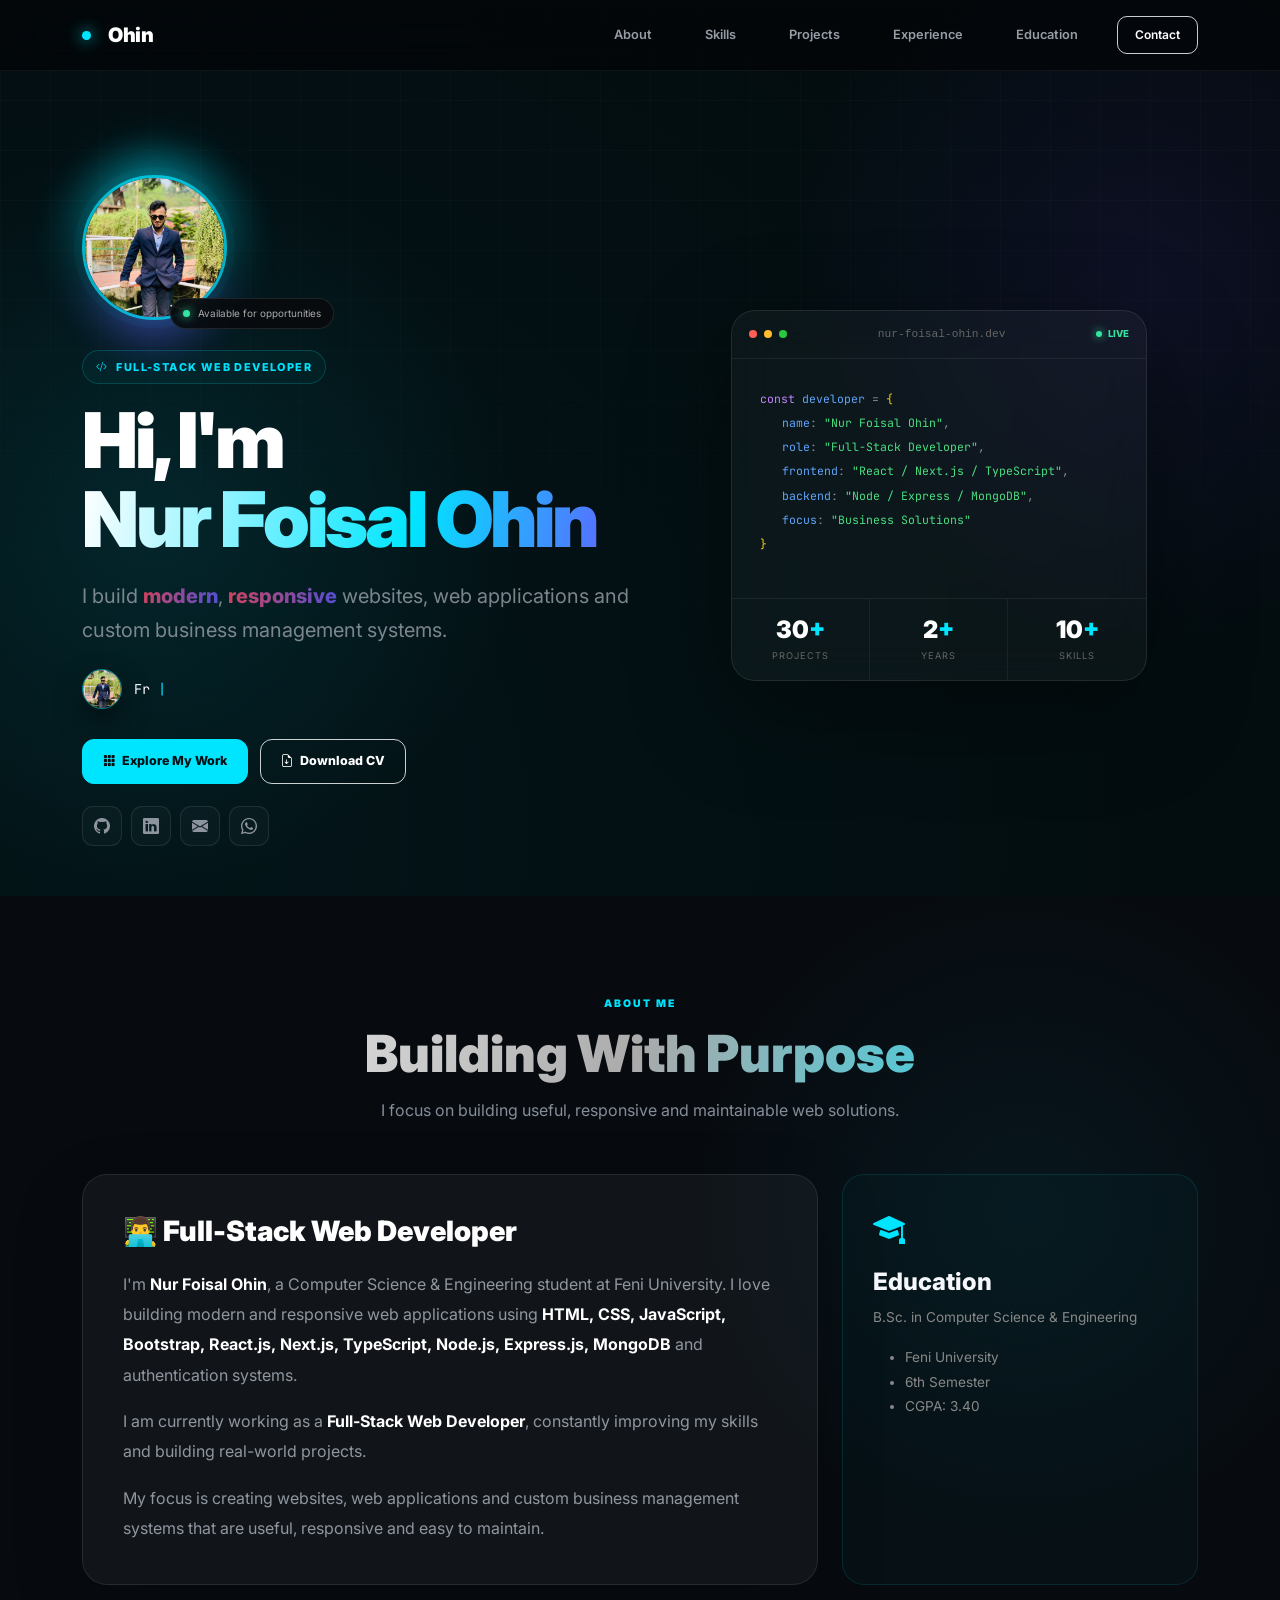
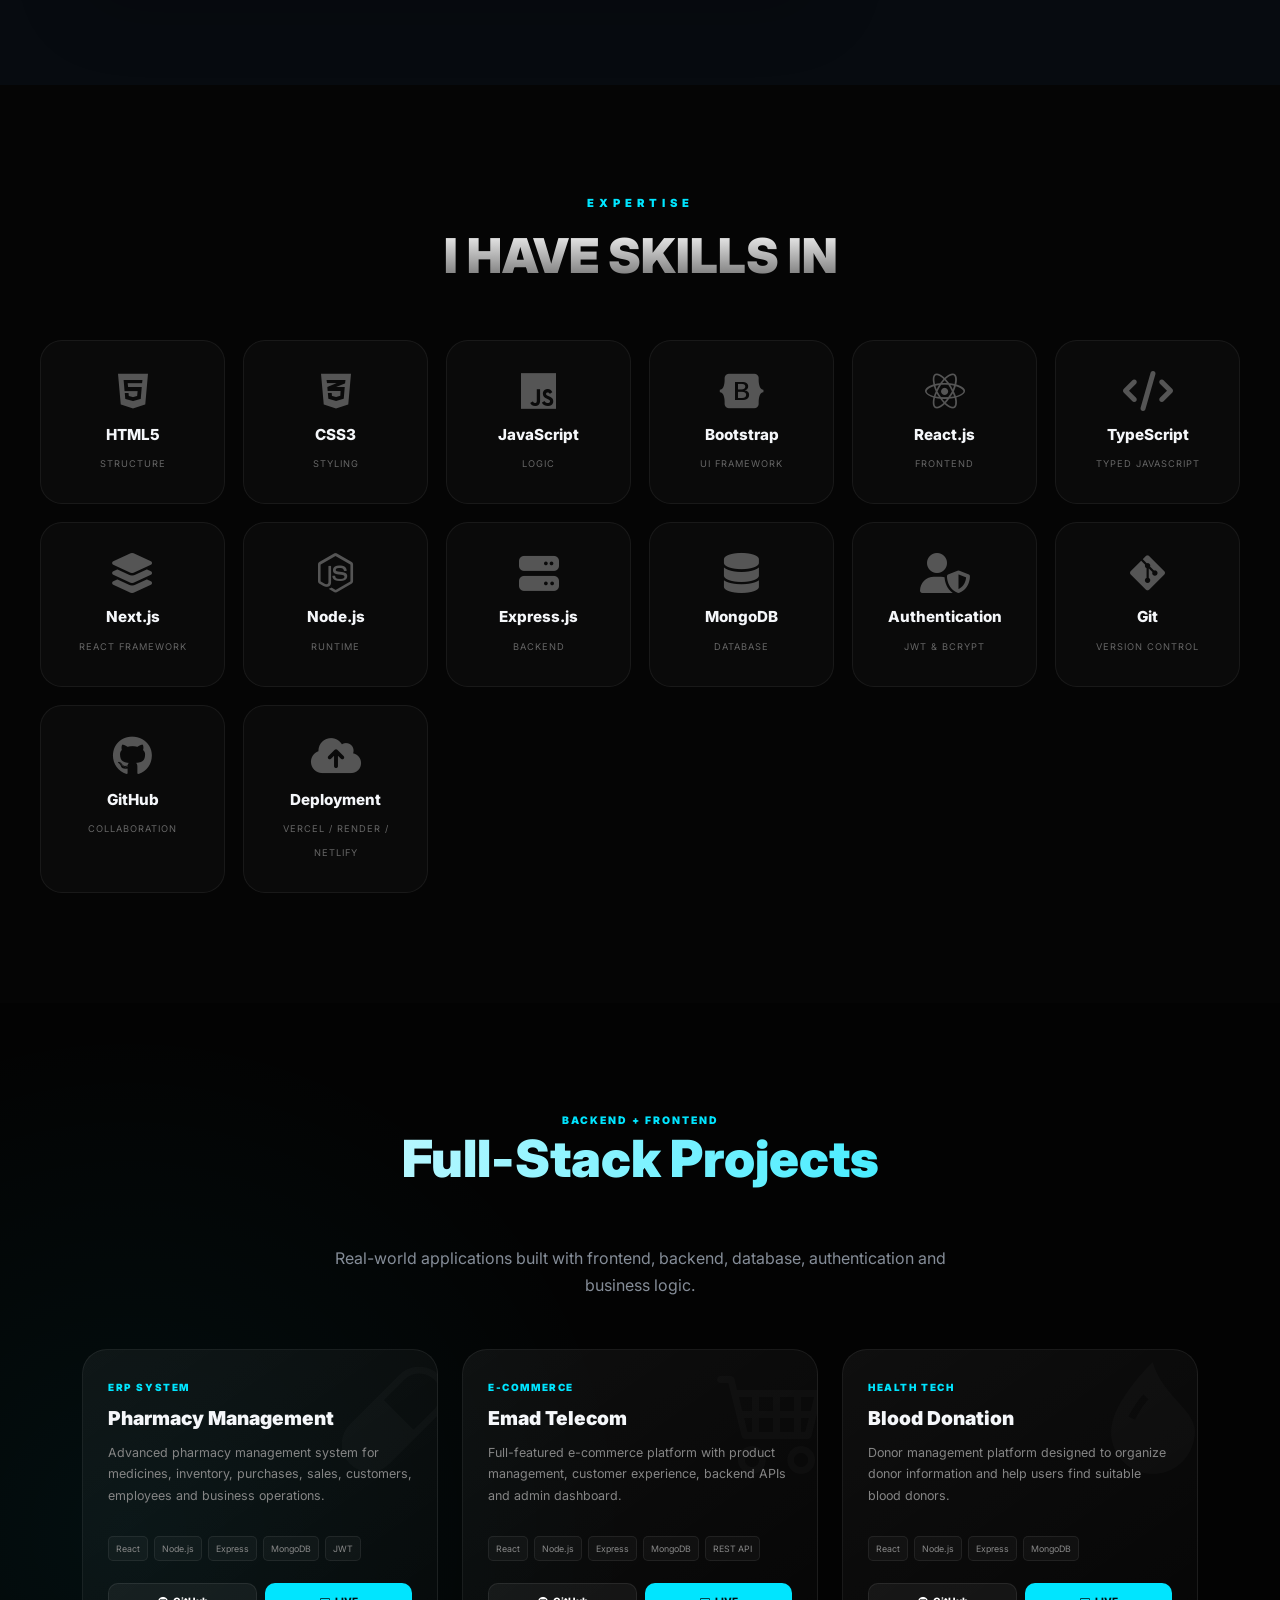
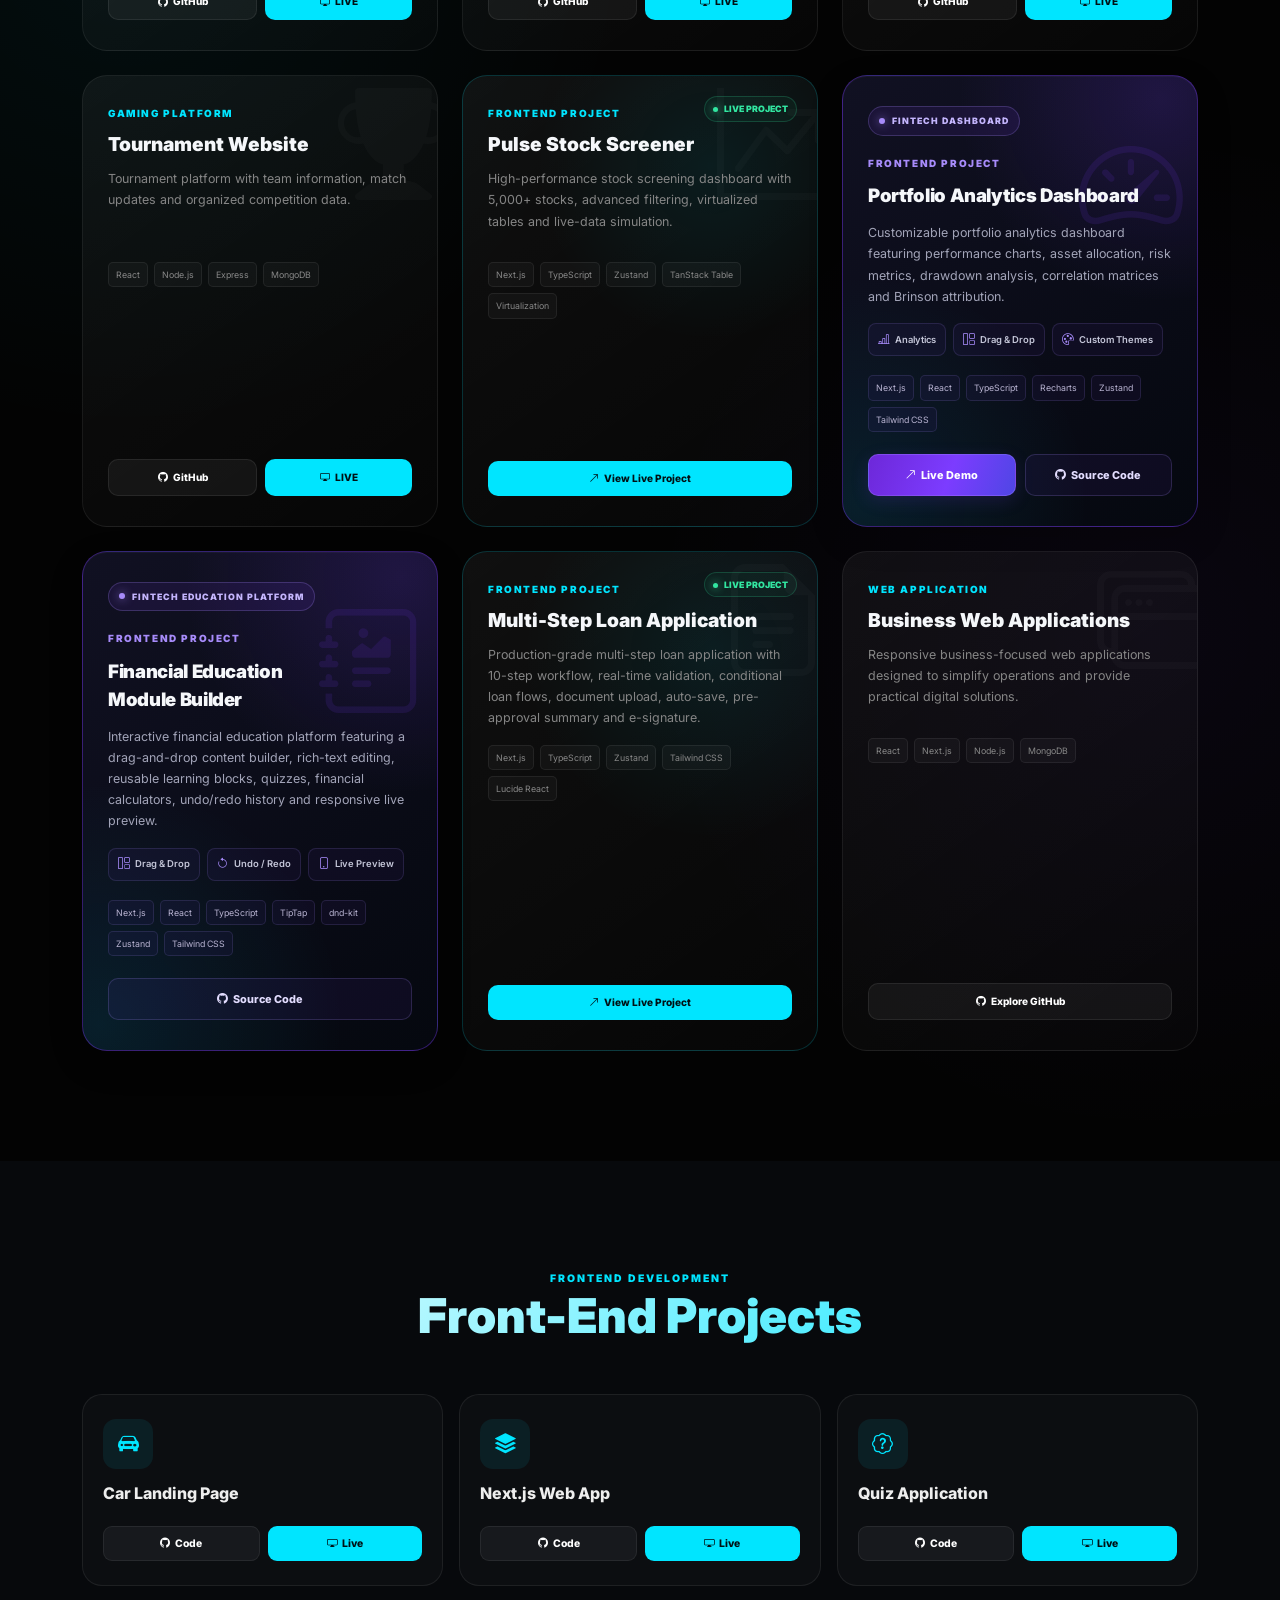
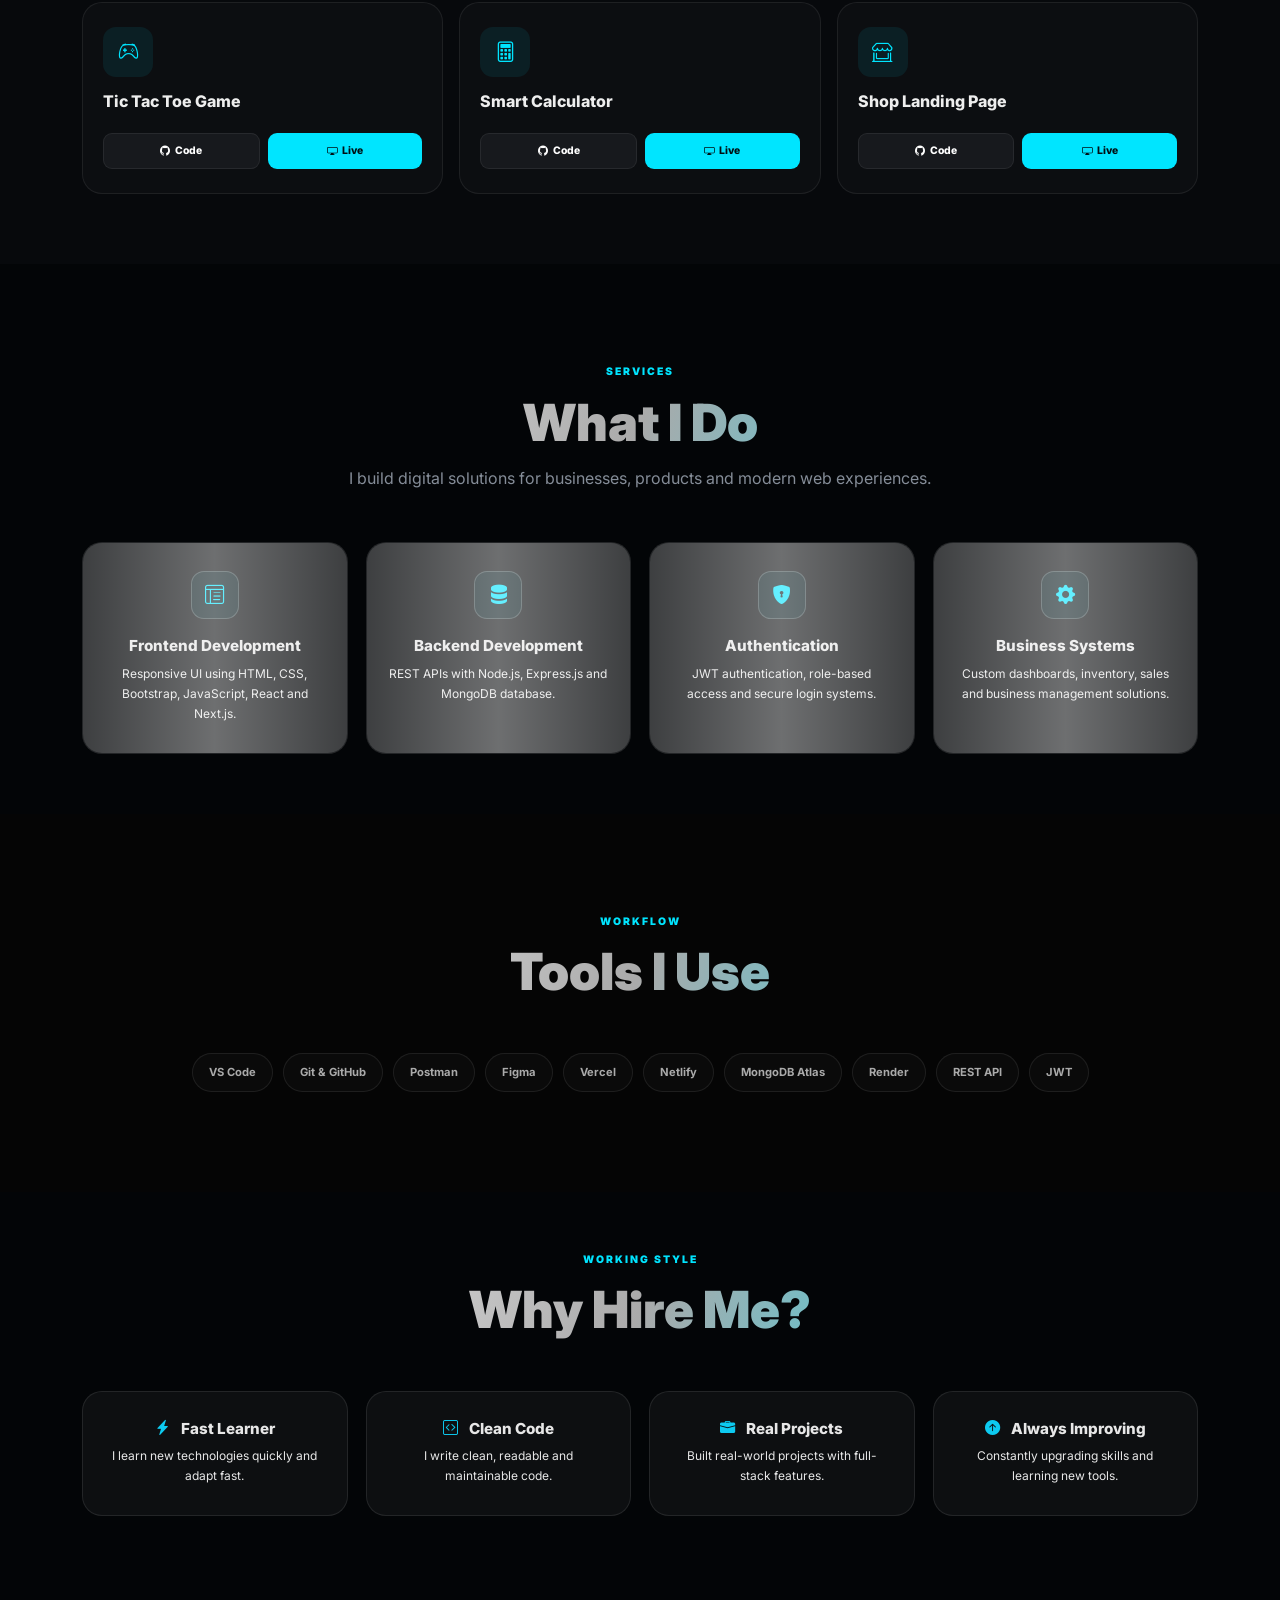
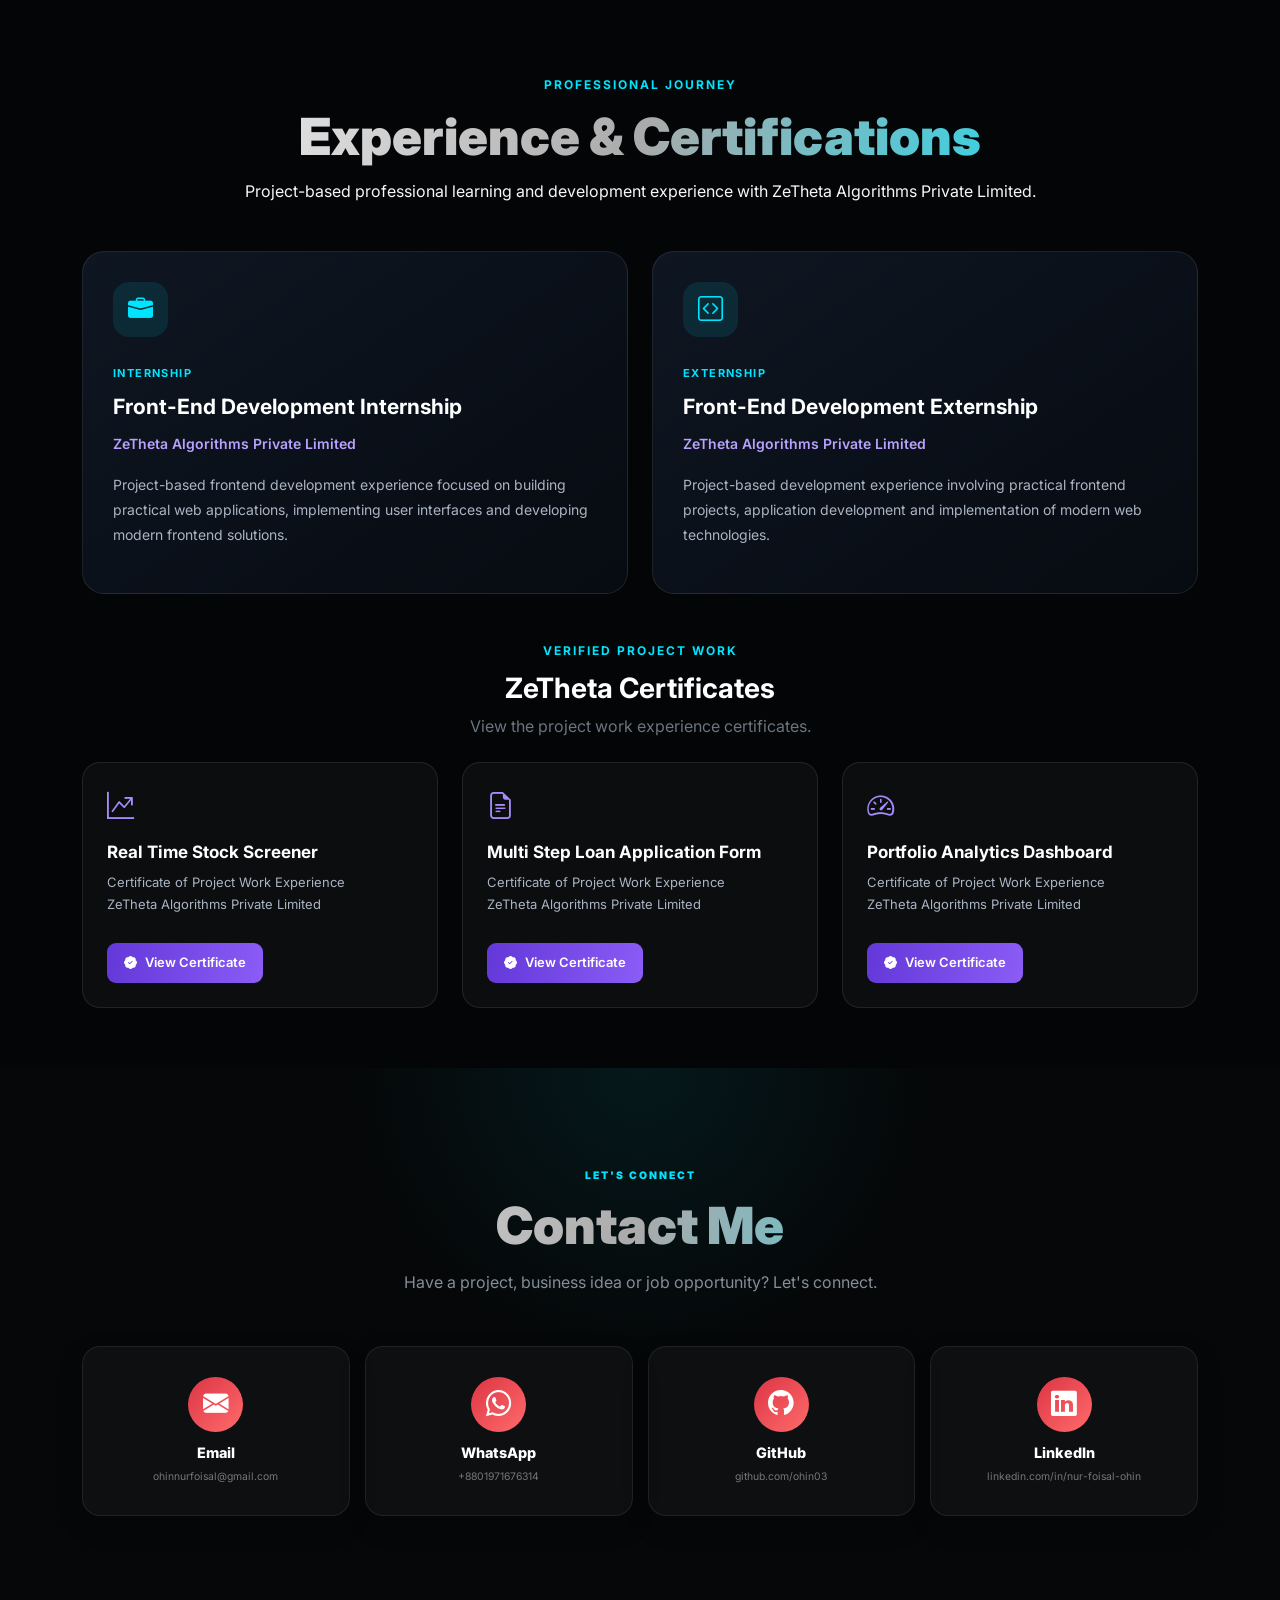
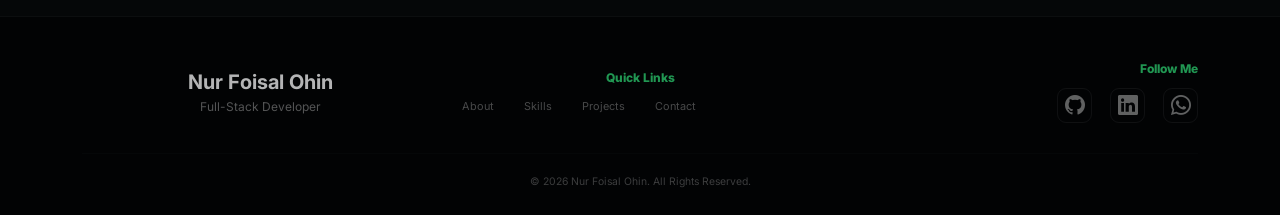
<file: index.backup-live-button-20261106-122820.html>
<!-- index.html -->
<!DOCTYPE html>
<html lang="en">
<head>
  <meta charset="UTF-8">
  <meta name="viewport" content="width=device-width, initial-scale=1.0">

  <meta name="description" content="Nur Foisal Ohin - Full-Stack Web Developer building responsive websites, web applications and custom business management systems.">
  <meta name="author" content="Nur Foisal Ohin">

  <title>Nur Foisal Ohin | Full-Stack Web Developer</title>

  <link href="https://cdn.jsdelivr.net/npm/bootstrap@5.3.7/dist/css/bootstrap.min.css" rel="stylesheet">
  <link href="https://cdn.jsdelivr.net/npm/bootstrap-icons@1.11.3/font/bootstrap-icons.css" rel="stylesheet">
  <link href="https://cdnjs.cloudflare.com/ajax/libs/font-awesome/6.4.0/css/all.min.css" rel="stylesheet">

  <link href="https://fonts.googleapis.com/css2?family=Inter:wght@400;500;600;700;800;900&family=Plus+Jakarta+Sans:wght@400;500;600;700;800&family=JetBrains+Mono:wght@400;500;600&display=swap" rel="stylesheet">

  <link rel="stylesheet" href="style.css">

  <style>
    :root {
      --bg: #030507;
      --bg2: #070b10;
      --card: rgba(255,255,255,.045);
      --border: rgba(255,255,255,.09);
      --text: #f5f7fa;
      --muted: #858d98;
      --cyan: #00e5ff;
      --purple: #7c3cff;
      --green: #32e6a1;
      --danger: #ff5575;
    }

    * {
      box-sizing: border-box;
    }

    html {
      scroll-behavior: smooth;
      scroll-padding-top: 85px;
    }

    body {
      margin: 0;
      background:
        radial-gradient(circle at 10% 10%, rgba(0,229,255,.07), transparent 28%),
        radial-gradient(circle at 90% 30%, rgba(124,60,255,.06), transparent 25%),
        var(--bg);
      color: var(--text);
      font-family: "Inter", sans-serif;
      overflow-x: hidden;
    }

    a {
      text-decoration: none;
    }

    section {
      scroll-margin-top: 85px;
    }

    /* NAVBAR */
    .navbar-glass {
      background: rgba(3,5,7,.72);
      backdrop-filter: blur(20px);
      border-bottom: 1px solid rgba(255,255,255,.06);
      padding: 15px 0;
      transition: .3s;
    }

    .navbar-brand {
      color: #fff !important;
      font-size: 1.25rem;
      font-weight: 900;
      letter-spacing: -.5px;
    }

    .brand-dot {
      display: inline-block;
      width: 9px;
      height: 9px;
      background: var(--cyan);
      border-radius: 50%;
      margin-right: 7px;
      box-shadow: 0 0 15px var(--cyan);
    }

    .desktop-nav {
      list-style: none;
      align-items: center;
      gap: 25px;
      margin: 0;
      padding: 0;
    }

    .nav-link {
      color: #969ca5 !important;
      font-size: .8rem;
      font-weight: 600;
      transition: .3s;
    }

    .nav-link:hover,
    .nav-link.active {
      color: var(--cyan) !important;
    }

    .desktop-nav .btn {
      border-radius: 10px;
      font-size: .75rem;
      padding: 9px 17px;
    }

    .offcanvas-glass {
      background: #080b10;
      color: white;
    }

    .offcanvas-title {
      font-weight: 800;
    }

    .offcanvas-nav {
      list-style: none;
      padding: 0;
    }

    .offcanvas-nav li {
      margin-bottom: 12px;
    }

    .offcanvas-link {
      display: block;
      padding: 13px 15px;
      color: #ddd;
      border-radius: 10px;
      transition: .3s;
    }

    .offcanvas-link:hover {
      color: var(--cyan);
      background: rgba(0,229,255,.05);
    }

    /* HERO */
    .hero {
      min-height: 100vh;
      padding: 145px 0 90px;
      position: relative;
      display: flex;
      align-items: center;
      background:
        radial-gradient(circle at 12% 55%, rgba(0,229,255,.09), transparent 30%),
        radial-gradient(circle at 90% 30%, rgba(124,60,255,.09), transparent 28%);
    }

    .hero::before {
      content: "";
      position: absolute;
      inset: 0;
      pointer-events: none;
      background-image:
        linear-gradient(rgba(255,255,255,.025) 1px, transparent 1px),
        linear-gradient(90deg, rgba(255,255,255,.025) 1px, transparent 1px);
      background-size: 50px 50px;
      mask-image: linear-gradient(to bottom, #000, transparent 90%);
    }

    .hero-content {
      position: relative;
      z-index: 2;
    }

    .hero-left {
      position: relative;
    }

    .hero-photo-wrap {
      width: 145px;
      height: 145px;
      position: relative;
      margin-bottom: 30px;
    }

    .hero-photo {
      width: 145px;
      height: 145px;
      object-fit: cover;
      object-position: center top;
      border-radius: 50%;
      border: 3px solid rgba(0,229,255,.75);
      position: relative;
      z-index: 3;
      box-shadow:
        0 0 0 8px rgba(0,229,255,.04),
        0 0 50px rgba(0,229,255,.25);
      transition: .4s;
    }

    .hero-photo:hover {
      transform: scale(1.04);
      box-shadow:
        0 0 0 10px rgba(0,229,255,.06),
        0 0 70px rgba(0,229,255,.4);
    }

    .hero-photo-glow {
      position: absolute;
      inset: -20px;
      border-radius: 50%;
      background: conic-gradient(
        #00e5ff,
        transparent 30%,
        #7c3cff,
        transparent 70%,
        #00e5ff
      );
      filter: blur(20px);
      opacity: .45;
      animation: rotateGlow 8s linear infinite;
    }

    @keyframes rotateGlow {
      to {
        transform: rotate(360deg);
      }
    }

    .photo-status {
      position: absolute;
      left: 88px;
      bottom: -9px;
      z-index: 5;
      white-space: nowrap;
      padding: 7px 12px;
      border: 1px solid rgba(255,255,255,.1);
      border-radius: 30px;
      background: rgba(8,10,14,.9);
      backdrop-filter: blur(12px);
      color: #aaa;
      font-size: .62rem;
    }

    .photo-status span {
      display: inline-block;
      width: 7px;
      height: 7px;
      background: var(--green);
      border-radius: 50%;
      margin-right: 5px;
      box-shadow: 0 0 10px var(--green);
    }

    .hero-eyebrow {
      display: inline-flex;
      align-items: center;
      gap: 8px;
      padding: 8px 13px;
      border: 1px solid rgba(0,229,255,.18);
      border-radius: 30px;
      background: rgba(0,229,255,.04);
      color: var(--cyan);
      font-size: .68rem;
      font-weight: 800;
      letter-spacing: 1.4px;
      text-transform: uppercase;
      margin-bottom: 18px;
    }

    .title {
      font-size: clamp(2.6rem, 6vw, 5rem);
      font-weight: 900;
      letter-spacing: -3px;
      line-height: 1.02;
      margin: 0 0 20px;
    }

    .highlight {
      display: block;
      background: linear-gradient(100deg,#fff,#00e5ff 55%,#7c3cff);
      -webkit-background-clip: text;
      -webkit-text-fill-color: transparent;
    }

    .subtitle {
      color: #9aa1aa;
      max-width: 650px;
      font-size: clamp(1rem,2vw,1.25rem);
      line-height: 1.7;
    }

    .gradient-text {
      color: var(--cyan);
      font-weight: 800;
    }

    .typewriter-box {
      margin-top: 22px;
      display: flex;
      align-items: center;
      gap: 12px;
      color: #fff;
      font-family: "JetBrains Mono", monospace;
      font-size: .85rem;
    }

    .type-img {
      width: 40px;
      height: 40px;
      border-radius: 50%;
      object-fit: cover;
      object-position: top;
      border: 1px solid rgba(0,229,255,.5);
    }

    .cursor {
      color: var(--cyan);
      animation: blink .8s infinite;
    }

    @keyframes blink {
      50% { opacity: 0; }
    }

    .hero-btn {
      display: flex;
      flex-wrap: wrap;
      gap: 12px;
      margin-top: 30px;
    }

    .hero-btn .btn {
      border-radius: 12px;
      padding: 12px 20px;
      font-size: .78rem;
      font-weight: 800;
    }

    .hero-btn .btn-primary {
      background: var(--cyan);
      border-color: var(--cyan);
      color: #001014;
    }

    .hero-socials {
      display: flex;
      gap: 9px;
      margin-top: 22px;
    }

    .hero-socials a {
      width: 40px;
      height: 40px;
      display: flex;
      justify-content: center;
      align-items: center;
      border: 1px solid var(--border);
      border-radius: 11px;
      color: #8e949d;
      background: rgba(255,255,255,.025);
      transition: .3s;
    }

    .hero-socials a:hover {
      color: var(--cyan);
      border-color: var(--cyan);
      transform: translateY(-3px);
    }

    /* HERO WINDOW */
    .developer-window {
      overflow: hidden;
      border-radius: 24px;
      border: 1px solid var(--border);
      background: rgba(255,255,255,.035);
      backdrop-filter: blur(20px);
      box-shadow: 0 30px 100px rgba(0,0,0,.4);
    }

    .window-header {
      height: 48px;
      padding: 0 17px;
      display: flex;
      align-items: center;
      justify-content: space-between;
      border-bottom: 1px solid rgba(255,255,255,.07);
    }

    .window-dots {
      display: flex;
      gap: 7px;
    }

    .dot {
      display: inline-block;
      width: 8px;
      height: 8px;
      border-radius: 50%;
    }

    .dot-red { background: #ff5f57; }
    .dot-yellow { background: #ffbd2e; }
    .dot-green { background: #28c840; }

    .window-title {
      font-family: monospace;
      font-size: .7rem;
      color: #666;
    }

    .live-indicator {
      color: var(--green);
      font-size: .6rem;
      font-weight: 800;
    }

    .live-indicator span {
      display: inline-block;
      width: 6px;
      height: 6px;
      background: var(--green);
      border-radius: 50%;
      box-shadow: 0 0 9px var(--green);
      margin-right: 4px;
    }

    .code-preview {
      padding: 28px;
      color: #858b95;
      font-family: "JetBrains Mono", monospace;
      font-size: .72rem;
      line-height: 2.1;
    }

    .code-indent {
      padding-left: 22px;
    }

    .code-purple { color: #c084fc; }
    .code-blue { color: #60a5fa; }
    .code-yellow { color: #facc15; }
    .code-green { color: #4ade80; }

    .stats {
      display: grid;
      grid-template-columns: repeat(3,1fr);
      border-top: 1px solid rgba(255,255,255,.07);
    }

    .stat {
      padding: 17px 8px;
      text-align: center;
      border-right: 1px solid rgba(255,255,255,.06);
    }

    .stat:last-child {
      border-right: 0;
    }

    .stat h3 {
      margin: 0;
      font-size: 1.5rem;
      font-weight: 900;
      color: white;
    }

    .stat h3 span {
      color: var(--cyan);
    }

    .stat p {
      margin: 4px 0 0;
      color: #666;
      font-size: .58rem;
      text-transform: uppercase;
      letter-spacing: 1px;
    }

    /* GENERAL */
    .section {
      padding: 100px 0;
    }

    .section-heading {
      text-align: center;
      margin-bottom: 50px;
    }

    .section-kicker {
      color: var(--cyan);
      font-size: .65rem;
      font-weight: 900;
      letter-spacing: 2px;
      text-transform: uppercase;
    }

    .section-title {
      margin: 12px 0;
      font-size: clamp(2rem,5vw,3.2rem);
      font-weight: 900;
      background: linear-gradient(110deg,#fff,#aaa,#00e5ff);
      -webkit-background-clip: text;
      -webkit-text-fill-color: transparent;
    }

    .section-description {
      color: var(--muted);
      max-width: 650px;
      margin: auto;
      line-height: 1.7;
    }

    /* ABOUT */
    #about {
      background:
        radial-gradient(circle at 80% 40%,rgba(0,229,255,.05),transparent 30%),
        var(--bg2);
    }

    .about-card {
      padding: 40px;
      border: 1px solid var(--border);
      border-radius: 25px;
      background: var(--card);
      box-shadow: 0 25px 70px rgba(0,0,0,.2);
    }

    .about-card h3 {
      font-weight: 900;
      color: white;
      margin-bottom: 20px;
    }

    .about-card p {
      color: #8f969f;
      line-height: 1.9;
      margin: 0;
    }

    .about-card b {
      color: #fff;
    }

    .education-card {
      height: 100%;
      padding: 30px;
      border-radius: 22px;
      border: 1px solid rgba(0,229,255,.12);
      background: rgba(0,229,255,.025);
    }

    .education-card i {
      color: var(--cyan);
      font-size: 2rem;
    }

    .education-card h4 {
      margin-top: 15px;
      font-weight: 800;
    }

    .education-card p,
    .education-card li {
      color: #888;
      font-size: .85rem;
      line-height: 1.8;
    }

    /* SKILLS */
    #skills {
      padding: 110px 20px;
      background: #050505;
    }

    .skills-header {
      text-align: center;
      margin-bottom: 55px;
    }

    .skills-header p {
      color: var(--cyan);
      text-transform: uppercase;
      letter-spacing: 5px;
      font-size: .7rem;
      font-weight: 900;
    }

    .skills-header h2 {
      font-size: clamp(2rem,5vw,3rem);
      font-weight: 900;
      background: linear-gradient(to bottom,#fff,#666);
      -webkit-background-clip: text;
      -webkit-text-fill-color: transparent;
    }

    .skills-grid {
      display: grid;
      grid-template-columns: repeat(auto-fit,minmax(160px,1fr));
      gap: 18px;
      max-width: 1200px;
      margin: auto;
    }

    .skill-card {
      padding: 30px 15px;
      text-align: center;
      border-radius: 22px;
      border: 1px solid rgba(255,255,255,.06);
      background: rgba(255,255,255,.025);
      transition: .4s;
    }

    .skill-card:hover {
      transform: translateY(-8px);
      border-color: var(--cyan);
      background: rgba(0,229,255,.04);
      box-shadow: 0 20px 50px rgba(0,0,0,.35);
    }

    .skill-card i {
      font-size: 2.5rem;
      color: #555;
      margin-bottom: 15px;
      transition: .3s;
    }

    .skill-card:hover i {
      color: var(--cyan);
      filter: drop-shadow(0 0 10px var(--cyan));
      transform: scale(1.1);
    }

    .skill-card h4 {
      font-size: .95rem;
      font-weight: 800;
      margin: 0 0 5px;
    }

    .skill-card span {
      color: #666;
      font-size: .58rem;
      text-transform: uppercase;
      letter-spacing: 1px;
    }

    /* FULL STACK */
    #projects-iconic {
      padding: 110px 0;
      background:
        radial-gradient(circle at 10% 30%,rgba(0,229,255,.05),transparent 30%),
        radial-gradient(circle at 90% 70%,rgba(124,60,255,.05),transparent 30%),
        #030303;
    }

    .fs-section-title {
      text-align: center;
      font-size: clamp(2rem,5vw,3.2rem);
      font-weight: 900;
      margin-bottom: 55px;
      background: linear-gradient(100deg,#fff,#00e5ff);
      -webkit-background-clip: text;
      -webkit-text-fill-color: transparent;
    }

    .iconic-card {
      height: 100%;
      position: relative;
      overflow: hidden;
      display: flex;
      flex-direction: column;
      padding: 30px 25px;
      border-radius: 25px;
      border: 1px solid rgba(255,255,255,.07);
      background: linear-gradient(145deg,rgba(255,255,255,.05),rgba(255,255,255,.015));
      transition: .45s;
    }

    .iconic-card:hover {
      transform: translateY(-10px);
      border-color: var(--cyan);
      box-shadow: 0 25px 70px rgba(0,0,0,.4);
    }

    .bg-icon {
      position: absolute;
      right: -12px;
      top: -15px;
      font-size: 7rem;
      color: rgba(255,255,255,.025);
      z-index: 0;
      transition: .5s;
    }

    .iconic-card:hover .bg-icon {
      color: rgba(0,229,255,.08);
      transform: rotate(-8deg) scale(1.1);
    }

    .card-label {
      position: relative;
      z-index: 2;
      color: var(--cyan);
      font-size: .62rem;
      font-weight: 900;
      letter-spacing: 1.6px;
      text-transform: uppercase;
      margin-bottom: 12px;
    }

    .card-title-fs {
      position: relative;
      z-index: 2;
      font-size: 1.2rem;
      font-weight: 900;
      margin-bottom: 12px;
    }

    .card-desc-fs {
      position: relative;
      z-index: 2;
      color: #858585;
      font-size: .78rem;
      line-height: 1.7;
      min-height: 78px;
    }

    .project-tech {
      position: relative;
      z-index: 2;
      display: flex;
      flex-wrap: wrap;
      gap: 6px;
      margin-bottom: 22px;
    }

    .project-tech span {
      color: #888;
      border: 1px solid rgba(255,255,255,.07);
      background: rgba(255,255,255,.03);
      padding: 5px 7px;
      border-radius: 5px;
      font-size: .55rem;
    }

    .iconic-btn-group {
      position: relative;
      z-index: 3;
      display: flex;
      gap: 8px;
      margin-top: auto;
    }

    .btn-iconic {
      flex: 1;
      display: flex;
      justify-content: center;
      align-items: center;
      gap: 5px;
      padding: 10px 5px;
      border-radius: 10px;
      font-size: .63rem;
      font-weight: 800;
      transition: .3s;
    }

    .btn-iconic-git {
      color: #fff;
      background: rgba(255,255,255,.05);
      border: 1px solid rgba(255,255,255,.08);
    }

    .btn-iconic-git:hover {
      background: white;
      color: black;
    }

    .btn-iconic-live {
      color: #001014;
      background: var(--cyan);
    }

    .btn-iconic-live:hover {
      color: #000;
      background: #fff;
      box-shadow: 0 0 20px rgba(0,229,255,.35);
    }

    /* PULSE */
    .pulse-card {
      border-color: rgba(0,229,255,.18);
      background:
        radial-gradient(circle at 70% 20%,rgba(0,229,255,.08),transparent 40%),
        linear-gradient(145deg,rgba(255,255,255,.055),rgba(255,255,255,.015));
    }

    .live-project {
      position: absolute;
      right: 20px;
      top: 20px;
      z-index: 5;
      color: var(--green);
      font-size: .55rem;
      font-weight: 900;
      border: 1px solid rgba(50,230,161,.2);
      background: rgba(50,230,161,.05);
      border-radius: 20px;
      padding: 5px 8px;
    }

    .live-project span {
      display: inline-block;
      width: 5px;
      height: 5px;
      border-radius: 50%;
      background: var(--green);
      box-shadow: 0 0 8px var(--green);
      margin-right: 4px;
    }

    /* FRONTEND */
    #projects {
      padding: 110px 0;
      background: #07090c;
    }

    .projects-title {
      text-align: center;
      font-size: clamp(2rem,5vw,3rem);
      font-weight: 900;
      margin-bottom: 45px;
      background: linear-gradient(135deg,#fff,#00e5ff);
      -webkit-background-clip: text;
      -webkit-text-fill-color: transparent;
    }

    .pro-card {
      height: 100%;
      padding: 24px 20px;
      display: flex;
      flex-direction: column;
      border-radius: 20px;
      background: rgba(255,255,255,.025);
      border: 1px solid rgba(255,255,255,.07);
      transition: .4s;
    }

    .pro-card:hover {
      transform: translateY(-8px);
      border-color: rgba(0,229,255,.6);
      box-shadow: 0 20px 50px rgba(0,0,0,.4);
    }

    .icon-circle {
      width: 50px;
      height: 50px;
      display: flex;
      justify-content: center;
      align-items: center;
      border-radius: 13px;
      background: rgba(0,229,255,.08);
      color: var(--cyan);
      font-size: 1.3rem;
      margin-bottom: 15px;
    }

    .card-title-text {
      font-size: 1rem;
      font-weight: 800;
      color: #eee;
      margin-bottom: 22px;
    }

    .btn-stack {
      display: flex;
      gap: 8px;
      margin-top: auto;
    }

    .btn-custom {
      flex: 1;
      display: flex;
      align-items: center;
      justify-content: center;
      gap: 5px;
      padding: 9px 4px;
      border-radius: 9px;
      font-size: .65rem;
      font-weight: 800;
      transition: .3s;
    }

    .btn-git {
      color: white;
      background: #17191d;
      border: 1px solid rgba(255,255,255,.07);
    }

    .btn-git:hover {
      background: white;
      color: black;
    }

    .btn-demo {
      color: #001014;
      background: var(--cyan);
    }

    .btn-demo:hover {
      color: black;
      background: white;
    }

    /* WHAT I DO */
    #what-i-do {
      background: var(--bg);
    }

    .what-grid,
    .hire-grid {
      display: grid;
      grid-template-columns: repeat(4,1fr);
      gap: 18px;
    }

    .what-card,
    .hire-card {
      padding: 28px 22px;
      border-radius: 20px;
      border: 1px solid var(--border);
      background: var(--card);
      transition: .35s;
    }

    .what-card:hover,
    .hire-card:hover {
      transform: translateY(-7px);
      border-color: rgba(0,229,255,.35);
    }

    .what-icon {
      width: 48px;
      height: 48px;
      display: flex;
      align-items: center;
      justify-content: center;
      border-radius: 13px;
      background: rgba(0,229,255,.07);
      color: var(--cyan);
      font-size: 1.2rem;
      margin-bottom: 18px;
    }

    .what-card h4,
    .hire-card h4 {
      font-size: .95rem;
      font-weight: 800;
    }

    .what-card p,
    .hire-card p {
      color: #777;
      font-size: .75rem;
      line-height: 1.7;
      margin: 8px 0 0;
    }

    /* TOOLS */
    #tools {
      background: #050505;
    }

    .tool-wrap {
      display: flex;
      flex-wrap: wrap;
      justify-content: center;
      gap: 10px;
    }

    .tool {
      padding: 10px 16px;
      border: 1px solid rgba(255,255,255,.08);
      background: rgba(255,255,255,.025);
      border-radius: 30px;
      color: #aaa !important;
      font-size: .7rem;
      font-weight: 700;
      transition: .3s;
    }

    .tool:hover {
      color: var(--cyan) !important;
      border-color: var(--cyan);
      transform: translateY(-3px);
    }

    /* CONTACT */
    #contact {
      background:
        radial-gradient(circle at 50% 0,rgba(0,229,255,.08),transparent 35%),
        #050708;
    }

    .contact-grid {
      display: grid;
      grid-template-columns: repeat(4,1fr);
      gap: 15px;
    }

    .contact-card {
      min-height: 170px;
      padding: 25px 18px;
      display: flex;
      flex-direction: column;
      justify-content: center;
      border-radius: 18px;
      color: white !important;
      background: rgba(255,255,255,.035) !important;
      border: 1px solid rgba(255,255,255,.08);
      transition: .35s;
    }

    .contact-card:hover {
      transform: translateY(-7px);
      border-color: var(--cyan);
      background: rgba(0,229,255,.04) !important;
    }

    .contact-icon {
      color: var(--cyan);
      font-size: 1.4rem;
      margin-bottom: 12px;
    }

    .contact-card h4 {
      font-size: .9rem;
      font-weight: 800;
    }

    .contact-card p {
      color: #777;
      font-size: .65rem;
      word-break: break-word;
      margin: 0;
    }

    /* FOOTER */
    .footer {
      padding: 45px 0 25px;
      background: #020304;
      border-top: 1px solid rgba(255,255,255,.06);
    }

    .footer-subtitle {
      color: #777;
      margin: 0;
      font-size: .75rem;
    }

    .footer-heading {
      font-size: .75rem;
      font-weight: 800;
      margin-bottom: 12px;
    }

    .footer-links {
      display: flex;
      gap: 15px;
      flex-wrap: wrap;
    }

    .footer-links a {
      color: #666;
      font-size: .68rem;
      transition: .3s;
    }

    .footer-links a:hover {
      color: var(--cyan);
    }

    .social-icons {
      display: flex;
      gap: 8px;
      justify-content: flex-end;
    }

    .social-icons a {
      width: 35px;
      height: 35px;
      display: flex;
      align-items: center;
      justify-content: center;
      color: #888;
      border: 1px solid rgba(255,255,255,.08);
      border-radius: 9px;
      transition: .3s;
    }

    .social-icons a:hover {
      color: var(--cyan);
      border-color: var(--cyan);
    }

    .footer-line {
      border-color: rgba(255,255,255,.07);
      margin: 30px 0 20px;
    }

    .footer-copy {
      color: #555;
      font-size: .65rem;
      margin: 0;
    }

    /* REVEAL */
    .reveal-item {
      opacity: 0;
      transform: translateY(25px);
      transition: opacity .7s ease, transform .7s ease;
    }

    .reveal-visible {
      opacity: 1;
      transform: translateY(0);
    }























    /*OWN**/
/* ==========================================
PORTFOLIO ANALYTICS DASHBOARD
========================================== */

.analytics-card {
isolation: isolate;
border: 1px solid rgba(124, 60, 255, 0.38);
background:
radial-gradient(
circle at 90% 5%,
rgba(124, 60, 255, 0.17),
transparent 38%
),
radial-gradient(
circle at 5% 95%,
rgba(0, 229, 255, 0.09),
transparent 42%
),
linear-gradient(
145deg,
rgba(17, 17, 35, 0.98),
rgba(5, 8, 15, 0.98)
);

box-shadow:
inset 0 1px 0 rgba(255, 255, 255, 0.035),
0 12px 35px rgba(0, 0, 0, 0.16);

transition:
transform 0.35s ease,
border-color 0.35s ease,
box-shadow 0.35s ease;
}

.analytics-card::before {
content: "";
position: absolute;
inset: 0;
z-index: -1;
pointer-events: none;

background: linear-gradient(
120deg,
transparent 15%,
rgba(124, 60, 255, 0.08) 50%,
transparent 85%
);

opacity: 0;
transition: opacity 0.35s ease;
}

.analytics-card:hover {
transform: translateY(-9px);
border-color: rgba(124, 60, 255, 0.8);

box-shadow:
0 22px 55px rgba(0, 0, 0, 0.36),
0 0 28px rgba(124, 60, 255, 0.11),
0 0 20px rgba(0, 229, 255, 0.05);
}

.analytics-card:hover::before {
opacity: 1;
}

.analytics-card .bg-icon {
top: 32px;
right: 14px;
font-size: 6.5rem;
color: rgba(124, 60, 255, 0.12);
transition:
transform 0.4s ease,
color 0.4s ease;
}

.analytics-card:hover .bg-icon {
color: rgba(124, 60, 255, 0.22);
transform: rotate(-8deg) scale(1.08);
}

.analytics-badge {
position: relative;
z-index: 3;
align-self: flex-start;

display: inline-flex;
align-items: center;
gap: 7px;

margin-bottom: 20px;
padding: 7px 10px;

color: #c4b5fd;
background: rgba(124, 60, 255, 0.1);
border: 1px solid rgba(167, 139, 250, 0.24);
border-radius: 30px;

font-size: 0.55rem;
font-weight: 900;
letter-spacing: 1px;
}

.analytics-badge span {
width: 6px;
height: 6px;
flex-shrink: 0;
border-radius: 50%;

background: #a78bfa;
box-shadow: 0 0 10px rgba(167, 139, 250, 0.8);

animation: analyticsPulse 2s ease-in-out infinite;
}

@keyframes analyticsPulse {
50% {
opacity: 0.45;
box-shadow: 0 0 3px rgba(167, 139, 250, 0.3);
}
}

.analytics-card .card-label {
color: #a78bfa;
}

.analytics-card .card-title-fs {
max-width: 95%;
font-size: 1.16rem;
line-height: 1.5;
letter-spacing: -0.35px;
text-wrap: balance;
}

.analytics-card .card-desc-fs {
color: #a2a4b8;
}

.analytics-features {
position: relative;
z-index: 2;

display: flex;
flex-wrap: wrap;
gap: 7px;

margin: 0 0 19px;
}

.analytics-features span {
display: inline-flex;
align-items: center;
gap: 5px;

padding: 7px 9px;
border: 1px solid rgba(167, 139, 250, 0.15);
border-radius: 8px;

background: rgba(124, 60, 255, 0.055);
color: #c4c6d8;

font-size: 0.59rem;
font-weight: 600;
}

.analytics-features i {
color: #a78bfa;
font-size: 0.72rem;
}

.analytics-card .project-tech span {
color: #b9b4d2;
border-color: rgba(167, 139, 250, 0.14);
background: rgba(124, 60, 255, 0.055);
transition:
color 0.25s ease,
border-color 0.25s ease;
}

.analytics-card .project-tech span:hover {
color: #fff;
border-color: rgba(167, 139, 250, 0.48);
}

.analytics-actions {
gap: 9px;
margin-top: auto;
}

.analytics-actions .btn-iconic {
min-height: 42px;
padding: 11px 9px;
font-size: 0.68rem;
}

.analytics-actions .btn-iconic-live {
color: #fff;
border: 1px solid rgba(167, 139, 250, 0.3);

background: linear-gradient(
110deg,
#6d28d9,
#7c3cff 55%,
#4f46e5
);

box-shadow: 0 5px 18px rgba(124, 60, 255, 0.15);
}

.analytics-actions .btn-iconic-live:hover {
color: #fff;
background: linear-gradient(110deg, #7c3cff, #6366f1);
box-shadow: 0 0 22px rgba(124, 60, 255, 0.3);
}

.analytics-actions .btn-iconic-git {
color: #e3ddff;
border-color: rgba(167, 139, 250, 0.2);
background: rgba(124, 60, 255, 0.07);
}

.analytics-actions .btn-iconic-git:hover {
color: #fff;
border-color: rgba(167, 139, 250, 0.55);
background: rgba(124, 60, 255, 0.17);
}

@media (max-width: 576px) {
.analytics-card .card-title-fs {
font-size: 1.08rem;
}

.analytics-features {
gap: 6px;
}

.analytics-features span {
font-size: 0.56rem;
}

.analytics-actions {
flex-direction: column;
}

.analytics-actions .btn-iconic {
width: 100%;
}
}

@media (prefers-reduced-motion: reduce) {
.analytics-card,
.analytics-card *,
.analytics-card::before {
animation: none !important;
transition: none !important;
}
}


    /* RESPONSIVE */
    @media (max-width: 991px) {
      .hero {
        padding-top: 125px;
      }

      .hero-left {
        text-align: center;
      }

      .hero-photo-wrap {
        margin-left: auto;
        margin-right: auto;
      }

      .hero-eyebrow,
      .hero-socials,
      .hero-btn {
        justify-content: center;
      }

      .hero-right {
        margin-top: 50px;
      }

      .what-grid,
      .hire-grid {
        grid-template-columns: repeat(2,1fr);
      }

      .contact-grid {
        grid-template-columns: repeat(2,1fr);
      }
    }

    @media (max-width: 767px) {
      .title {
        letter-spacing: -1.5px;
      }

      .about-card {
        padding: 25px;
      }

      .iconic-card {
        margin-bottom: 4px;
      }
    }

    @media (max-width: 576px) {
      .hero {
        padding: 115px 0 65px;
      }

      .hero-photo-wrap,
      .hero-photo {
        width: 120px;
        height: 120px;
      }

      .photo-status {
        left: 68px;
        font-size: .52rem;
      }

      .hero-btn {
        flex-direction: column;
      }

      .hero-btn .btn {
        width: 100%;
      }

      .developer-window {
        border-radius: 18px;
      }

      .code-preview {
        padding: 18px;
        font-size: .58rem;
        line-height: 1.9;
      }

      .code-indent {
        padding-left: 10px;
      }

      .stats .stat {
        padding: 14px 3px;
      }

      .stat h3 {
        font-size: 1.2rem;
      }

      .stat p {
        font-size: .48rem;
      }

      .skills-grid {
        grid-template-columns: repeat(2,1fr);
        gap: 10px;
      }

      .skill-card {
        padding: 23px 8px;
      }

      .skill-card i {
        font-size: 2rem;
      }

      .skill-card h4 {
        font-size: .8rem;
      }

      .what-grid,
      .hire-grid,
      .contact-grid {
        grid-template-columns: 1fr;
      }

      .project-desc {
        min-height: auto;
      }

      .btn-stack,
      .iconic-btn-group {
        flex-direction: column;
      }

      .btn-custom,
      .btn-iconic {
        width: 100%;
      }

      .footer {
        text-align: center;
      }

      .footer-links,
      .social-icons {
        justify-content: center;
      }
    }
  </style>
<style>

/* ==========================================
   EXPERIENCE & CERTIFICATES
========================================== */

#experience {
  position: relative;
}

.experience-card {
  height: 100%;
  padding: 30px;
  border: 1px solid rgba(255,255,255,0.09);
  border-radius: 22px;
  background: linear-gradient(
    145deg,
    rgba(15, 23, 35, 0.96),
    rgba(7, 11, 18, 0.96)
  );
  transition: 0.3s ease;
  position: relative;
  overflow: hidden;
}

.experience-card:hover {
  transform: translateY(-7px);
  border-color: rgba(0,229,255,0.45);
  box-shadow: 0 15px 40px rgba(0,229,255,0.08);
}

.experience-icon {
  width: 55px;
  height: 55px;
  display: flex;
  align-items: center;
  justify-content: center;
  border-radius: 16px;
  font-size: 25px;
  color: #00e5ff;
  background: rgba(0,229,255,0.10);
  margin-bottom: 22px;
}

.experience-tag {
  display: inline-block;
  font-size: 11px;
  letter-spacing: 1.4px;
  font-weight: 700;
  color: #00e5ff;
  margin-bottom: 12px;
}

.experience-card h3 {
  color: #fff;
  font-size: 21px;
  font-weight: 700;
  margin-bottom: 12px;
}

.experience-card p {
  color: #aab4c3;
  font-size: 14px;
  line-height: 1.8;
}

.experience-company {
  color: #b9a1ff !important;
  font-weight: 600;
}

.certificate-card {
  height: 100%;
  padding: 24px;
  border-radius: 18px;
  background: rgba(255,255,255,0.035);
  border: 1px solid rgba(255,255,255,0.09);
  transition: 0.3s ease;
}

.certificate-card:hover {
  transform: translateY(-5px);
  border-color: rgba(124,60,255,0.55);
}

.certificate-card h4 {
  color: #fff;
  font-size: 17px;
  font-weight: 700;
  margin: 14px 0 9px;
}

.certificate-card p {
  color: #aab4c3;
  font-size: 13px;
  line-height: 1.7;
}

.certificate-icon {
  color: #a78bfa;
  font-size: 27px;
}

.certificate-btn {
  display: inline-flex;
  align-items: center;
  gap: 8px;
  margin-top: 12px;
  padding: 10px 17px;
  border-radius: 9px;
  text-decoration: none;
  color: #fff;
  font-size: 13px;
  font-weight: 600;
  background: linear-gradient(100deg, #6338d8, #8b5cf6);
  transition: 0.25s ease;
}

.certificate-btn:hover {
  color: #fff;
  transform: translateY(-2px);
  box-shadow: 0 7px 20px rgba(124,60,255,0.25);
}

.experience-section-label {
  color: #00e5ff;
  font-size: 12px;
  font-weight: 700;
  letter-spacing: 2px;
  margin-bottom: 12px;
}

</style>
</head>

<body>

<!-- NAVBAR -->
<nav class="navbar fixed-top navbar-glass">
  <div class="container d-flex align-items-center justify-content-between">

    <a class="navbar-brand" href="#home">
      <span class="brand-dot"></span>
      Ohin
    </a>

    <ul class="desktop-nav d-none d-lg-flex">
      <li><a href="#about" class="nav-link">About</a></li>
      <li><a href="#skills" class="nav-link">Skills</a></li>
      <li><a href="#projects-iconic" class="nav-link">Projects</a></li>
      <li><a href="#experience" class="nav-link">Experience</a></li>
      <li><a href="#education" class="nav-link">Education</a></li>
      <li>
        <a class="btn btn-outline-light" href="#contact">Contact</a>
      </li>
    </ul>

    <button
      class="btn btn-outline-light d-lg-none"
      type="button"
      data-bs-toggle="offcanvas"
      data-bs-target="#offcanvasMenu"
    >
      <i class="bi bi-list"></i>
    </button>

  </div>
</nav>

<!-- MOBILE MENU -->
<div
  class="offcanvas offcanvas-end offcanvas-glass"
  tabindex="-1"
  id="offcanvasMenu"
>
  <div class="offcanvas-header">
    <h5 class="offcanvas-title">Ohin Portfolio</h5>

    <button
      type="button"
      class="btn-close btn-close-white"
      data-bs-dismiss="offcanvas"
    ></button>
  </div>

  <div class="offcanvas-body">
    <ul class="offcanvas-nav">

      <li>
        <a class="offcanvas-link" href="#about">
          <i class="bi bi-person-circle"></i>
          About
        </a>
      </li>

      <li>
        <a class="offcanvas-link" href="#skills">
          <i class="bi bi-stars"></i>
          Skills
        </a>
      </li>

      <li>
        <a class="offcanvas-link" href="#projects-iconic">
          <i class="bi bi-grid-3x3-gap-fill"></i>
          Projects
        </a>
      </li>

      <li>
        <a class="offcanvas-link" href="#education">
          <i class="bi bi-mortarboard-fill"></i>
          Education
        </a>
      </li>

      <li>
        <a class="offcanvas-link" href="#what-i-do">
          <i class="bi bi-lightbulb-fill"></i>
          What I Do
        </a>
      </li>

      <li>
        <a class="offcanvas-link" href="#contact">
          <i class="bi bi-chat-dots-fill"></i>
          Contact
        </a>
      </li>

    </ul>
  </div>
</div>


<!-- HERO -->
<header class="hero" id="home">

  <div class="container hero-content">

    <div class="row align-items-center g-5">

      <div class="col-lg-7">

        <div class="hero-left">

          <div class="hero-photo-wrap">
            <div class="hero-photo-glow"></div>

            <img
              src="OHINFV.jpg"
              class="hero-photo"
              alt="Nur Foisal Ohin"
            >

            <span class="photo-status">
              <span></span>
              Available for opportunities
            </span>
          </div>

          <div class="hero-eyebrow">
            <i class="bi bi-code-slash"></i>
            Full-Stack Web Developer
          </div>

          <h1 class="title">
            Hi, I'm
            <span class="highlight">Nur Foisal Ohin</span>
          </h1>

          <p class="subtitle">
            I build
            <span class="gradient-text">modern</span>,
            <span class="gradient-text">responsive</span>
            websites, web applications and custom business management systems.
          </p>

          <div class="typewriter-box">
            <img
              src="OHINFV.jpg"
              class="type-img"
              alt="Ohin"
            >

            <div>
              <span id="typed1"></span>
              <span class="cursor">|</span>
            </div>
          </div>

          <div class="hero-btn">

            <a class="btn btn-primary" href="#projects-iconic">
              <i class="bi bi-grid-3x3-gap-fill me-1"></i>
              Explore My Work
            </a>

            <a
              class="btn btn-outline-light"
              href="cv.ohin.pdf"
              download
            >
              <i class="bi bi-file-earmark-arrow-down me-1"></i>
              Download CV
            </a>

          </div>

          <div class="hero-socials">

            <a
              href="https://github.com/ohin03"
              target="_blank"
              aria-label="GitHub"
            >
              <i class="bi bi-github"></i>
            </a>

            <a
              href="https://www.linkedin.com/in/nur-foisal-ohin"
              target="_blank"
              aria-label="LinkedIn"
            >
              <i class="bi bi-linkedin"></i>
            </a>

            <a
              href="mailto:ohinnurfoisal@gmail.com"
              aria-label="Email"
            >
              <i class="bi bi-envelope-fill"></i>
            </a>

            <a
              href="https://wa.me/8801971676314"
              target="_blank"
              aria-label="WhatsApp"
            >
              <i class="bi bi-whatsapp"></i>
            </a>

          </div>

        </div>

      </div>


      <!-- HERO CODE WINDOW -->
      <div class="col-lg-5">

        <div class="developer-window">

          <div class="window-header">

            <div class="window-dots">
              <span class="dot dot-red"></span>
              <span class="dot dot-yellow"></span>
              <span class="dot dot-green"></span>
            </div>

            <span class="window-title">
              nur-foisal-ohin.dev
            </span>

            <span class="live-indicator">
              <span></span>
              LIVE
            </span>

          </div>

          <div class="code-preview">

            <div>
              <span class="code-purple">const</span>
              <span class="code-blue">developer</span>
              =
              <span class="code-yellow">{</span>
            </div>

            <div class="code-indent">
              <span class="code-blue">name</span>:
              <span class="code-green">"Nur Foisal Ohin"</span>,
            </div>

            <div class="code-indent">
              <span class="code-blue">role</span>:
              <span class="code-green">"Full-Stack Developer"</span>,
            </div>

            <div class="code-indent">
              <span class="code-blue">frontend</span>:
              <span class="code-green">"React / Next.js / TypeScript"</span>,
            </div>

            <div class="code-indent">
              <span class="code-blue">backend</span>:
              <span class="code-green">"Node / Express / MongoDB"</span>,
            </div>

            <div class="code-indent">
              <span class="code-blue">focus</span>:
              <span class="code-green">"Business Solutions"</span>
            </div>

            <div>
              <span class="code-yellow">}</span>
            </div>

          </div>

          <div class="stats">

            <div class="stat">
              <h3>30<span>+</span></h3>
              <p>Projects</p>
            </div>

            <div class="stat">
              <h3>2<span>+</span></h3>
              <p>Years</p>
            </div>

            <div class="stat">
              <h3>10<span>+</span></h3>
              <p>Skills</p>
            </div>

          </div>

        </div>

      </div>

    </div>

  </div>

</header>


<!-- ABOUT -->
<section id="about" class="section">

  <div class="container">

    <div class="section-heading">

      <div class="section-kicker">
        About Me
      </div>

      <h2 class="section-title">
        Building With Purpose
      </h2>

      <p class="section-description">
        I focus on building useful, responsive and maintainable web solutions.
      </p>

    </div>

    <div class="row g-4">

      <div class="col-lg-8">

        <div class="about-card">

          <h3>
            👨‍💻 Full-Stack Web Developer
          </h3>

          <p>
            I'm <b>Nur Foisal Ohin</b>, a Computer Science & Engineering
            student at Feni University.
            I love building modern and responsive web applications using
            <b>HTML, CSS, JavaScript, Bootstrap, React.js, Next.js,
            TypeScript, Node.js, Express.js, MongoDB</b> and
            authentication systems.
          </p>

          <p class="mt-3">
            I am currently working as a
            <b>Full-Stack Web Developer</b>,
            constantly improving my skills and building real-world projects.
          </p>

          <p class="mt-3">
            My focus is creating websites, web applications and
            custom business management systems that are useful,
            responsive and easy to maintain.
          </p>

        </div>

      </div>

      <div class="col-lg-4" id="education">

        <div class="education-card">

          <i class="bi bi-mortarboard-fill"></i>

          <h4>Education</h4>

          <p>
            B.Sc. in Computer Science & Engineering
          </p>

          <ul>
            <li>Feni University</li>
            <li>6th Semester</li>
            <li>CGPA: 3.40</li>
          </ul>

        </div>

      </div>

    </div>

  </div>

</section>


<!-- SKILLS -->
<section id="skills">

  <div class="skills-header">

    <p>Expertise</p>

    <h2>I HAVE SKILLS IN</h2>

  </div>

  <div class="skills-grid">

    <div class="skill-card">
      <i class="fa-brands fa-html5"></i>
      <h4>HTML5</h4>
      <span>Structure</span>
    </div>

    <div class="skill-card">
      <i class="fa-brands fa-css3-alt"></i>
      <h4>CSS3</h4>
      <span>Styling</span>
    </div>

    <div class="skill-card">
      <i class="fa-brands fa-js"></i>
      <h4>JavaScript</h4>
      <span>Logic</span>
    </div>

    <div class="skill-card">
      <i class="fa-brands fa-bootstrap"></i>
      <h4>Bootstrap</h4>
      <span>UI Framework</span>
    </div>

    <div class="skill-card">
      <i class="fa-brands fa-react"></i>
      <h4>React.js</h4>
      <span>Frontend</span>
    </div>

    <div class="skill-card">
      <i class="fa-solid fa-code"></i>
      <h4>TypeScript</h4>
      <span>Typed JavaScript</span>
    </div>

    <div class="skill-card">
      <i class="fa-solid fa-layer-group"></i>
      <h4>Next.js</h4>
      <span>React Framework</span>
    </div>

    <div class="skill-card">
      <i class="fa-brands fa-node-js"></i>
      <h4>Node.js</h4>
      <span>Runtime</span>
    </div>

    <div class="skill-card">
      <i class="fa-solid fa-server"></i>
      <h4>Express.js</h4>
      <span>Backend</span>
    </div>

    <div class="skill-card">
      <i class="fa-solid fa-database"></i>
      <h4>MongoDB</h4>
      <span>Database</span>
    </div>

    <div class="skill-card">
      <i class="fa-solid fa-user-shield"></i>
      <h4>Authentication</h4>
      <span>JWT & Bcrypt</span>
    </div>

    <div class="skill-card">
      <i class="fa-brands fa-git-alt"></i>
      <h4>Git</h4>
      <span>Version Control</span>
    </div>

    <div class="skill-card">
      <i class="fa-brands fa-github"></i>
      <h4>GitHub</h4>
      <span>Collaboration</span>
    </div>

    <div class="skill-card">
      <i class="fa-solid fa-cloud-arrow-up"></i>
      <h4>Deployment</h4>
      <span>Vercel / Render / Netlify</span>
    </div>

  </div>

</section>


<!-- FULL STACK PROJECTS -->
<section id="projects-iconic">

  <div class="container">

    <div class="section-heading">

      <div class="section-kicker">
        Backend + Frontend
      </div>

      <h2 class="fs-section-title">
        Full-Stack Projects
      </h2>

      <p class="section-description">
        Real-world applications built with frontend,
        backend, database, authentication and business logic.
      </p>

    </div>

    <div class="row g-4">


      <!-- PHARMACY -->
      <div class="col-12 col-md-6 col-xl-4">

        <div class="iconic-card">

          <i class="bi bi-capsule bg-icon"></i>

          <span class="card-label">
            ERP System
          </span>

          <h3 class="card-title-fs">
            Pharmacy Management
          </h3>

          <p class="card-desc-fs">
            Advanced pharmacy management system for
            medicines, inventory, purchases, sales,
            customers, employees and business operations.
          </p>

          <div class="project-tech">
            <span>React</span>
            <span>Node.js</span>
            <span>Express</span>
            <span>MongoDB</span>
            <span>JWT</span>
          </div>

          <div class="iconic-btn-group">

            <a
              href="https://github.com/ohin03/ph-managment"
              target="_blank"
              class="btn-iconic btn-iconic-git"
            >
              <i class="bi bi-github"></i>
              GitHub
            </a>

            <a
              href="https://ph-managment-frontend.onrender.com/"
              target="_blank"
              class="btn-iconic btn-iconic-live"
            >
              <i class="bi bi-display"></i>
              LIVE
            </a>

          </div>

        </div>

      </div>


      <!-- EMAD TELECOM -->
      <div class="col-12 col-md-6 col-xl-4">

        <div class="iconic-card">

          <i class="bi bi-cart4 bg-icon"></i>

          <span class="card-label">
            E-Commerce
          </span>

          <h3 class="card-title-fs">
            Emad Telecom
          </h3>

          <p class="card-desc-fs">
            Full-featured e-commerce platform with
            product management, customer experience,
            backend APIs and admin dashboard.
          </p>

          <div class="project-tech">
            <span>React</span>
            <span>Node.js</span>
            <span>Express</span>
            <span>MongoDB</span>
            <span>REST API</span>
          </div>

          <div class="iconic-btn-group">

            <a
              href="https://github.com/ohin03/emad-telecom-feni"
              target="_blank"
              class="btn-iconic btn-iconic-git"
            >
              <i class="bi bi-github"></i>
              GitHub
            </a>

            <a
              href="https://emad-telecom-feni-8.onrender.com/"
              target="_blank"
              class="btn-iconic btn-iconic-live"
            >
              <i class="bi bi-display"></i>
              LIVE
            </a>

          </div>

        </div>

      </div>


      <!-- BLOOD DONATION -->
      <div class="col-12 col-md-6 col-xl-4">

        <div class="iconic-card">

          <i class="bi bi-droplet-fill bg-icon"></i>

          <span class="card-label">
            Health Tech
          </span>

          <h3 class="card-title-fs">
            Blood Donation
          </h3>

          <p class="card-desc-fs">
            Donor management platform designed to
            organize donor information and help users
            find suitable blood donors.
          </p>

          <div class="project-tech">
            <span>React</span>
            <span>Node.js</span>
            <span>Express</span>
            <span>MongoDB</span>
          </div>

          <div class="iconic-btn-group">

            <a
              href="https://github.com/ohin03/mohipal-donater-group"
              target="_blank"
              class="btn-iconic btn-iconic-git"
            >
              <i class="bi bi-github"></i>
              GitHub
            </a>

            <a
              href="https://mohipal-donater-group.vercel.app/"
              target="_blank"
              class="btn-iconic btn-iconic-live"
            >
              <i class="bi bi-display"></i>
              LIVE
            </a>

          </div>

        </div>

      </div>


      <!-- TOURNAMENT -->
      <div class="col-12 col-md-6 col-xl-4">

        <div class="iconic-card">

          <i class="bi bi-trophy-fill bg-icon"></i>

          <span class="card-label">
            Gaming Platform
          </span>

          <h3 class="card-title-fs">
            Tournament Website
          </h3>

          <p class="card-desc-fs">
            Tournament platform with team information,
            match updates and organized competition data.
          </p>

          <div class="project-tech">
            <span>React</span>
            <span>Node.js</span>
            <span>Express</span>
            <span>MongoDB</span>
          </div>

          <div class="iconic-btn-group">

            <a
              href="https://github.com/ohin03/chowdhury-badiy-tournament"
              target="_blank"
              class="btn-iconic btn-iconic-git"
            >
              <i class="bi bi-github"></i>
              GitHub
            </a>

            <a
              href="https://chowdhury-badiy-tournament-2.onrender.com/"
              target="_blank"
              class="btn-iconic btn-iconic-live"
            >
              <i class="bi bi-display"></i>
              LIVE
            </a>

          </div>

        </div>

      </div>


      <!-- PULSE SCREENER -->
      <div class="col-12 col-md-6 col-xl-4">

        <div class="iconic-card pulse-card">

          <i class="bi bi-graph-up-arrow bg-icon"></i>

          <div class="live-project">
            <span></span>
            LIVE PROJECT
          </div>

          <span class="card-label">
            Frontend Project
          </span>

          <h3 class="card-title-fs">
            Pulse Stock Screener
          </h3>

          <p class="card-desc-fs">
            High-performance stock screening dashboard
            with 5,000+ stocks, advanced filtering,
            virtualized tables and live-data simulation.
          </p>

          <div class="project-tech">
            <span>Next.js</span>
            <span>TypeScript</span>
            <span>Zustand</span>
            <span>TanStack Table</span>
            <span>Virtualization</span>
          </div>

          <div class="iconic-btn-group">

            <a
              href="https://pulse-screener.vercel.app/"
              target="_blank"
              class="btn-iconic btn-iconic-live"
              style="width:100%;"
            >
              <i class="bi bi-arrow-up-right"></i>
              View Live Project
            </a>

          </div>

        </div>

      </div>



<!-- PORTFOLIO ANALYTICS DASHBOARD -->

<div class="col-12 col-md-6 col-xl-4">

  <div class="iconic-card analytics-card">


<i class="bi bi-speedometer2 bg-icon"></i>

<div class="analytics-badge">
  <span></span>
  FINTECH DASHBOARD
</div>

<span class="card-label">
  Frontend Project
</span>

<h3 class="card-title-fs">
  Portfolio Analytics Dashboard
</h3>

<p class="card-desc-fs">
  Customizable portfolio analytics dashboard featuring
  performance charts, asset allocation, risk metrics,
  drawdown analysis, correlation matrices and Brinson
  attribution.
</p>

<div class="analytics-features">
  <span><i class="bi bi-bar-chart-line"></i> Analytics</span>
  <span><i class="bi bi-grid-1x2"></i> Drag & Drop</span>
  <span><i class="bi bi-palette"></i> Custom Themes</span>
</div>

<div class="project-tech">
  <span>Next.js</span>
  <span>React</span>
  <span>TypeScript</span>
  <span>Recharts</span>
  <span>Zustand</span>
  <span>Tailwind CSS</span>
</div>

<div class="iconic-btn-group analytics-actions">

      <a
        href="https://module-builderbyohin.vercel.app/"
        target="_blank"
        rel="noopener noreferrer"
        class="btn-iconic btn-iconic-live"
      >
        <i class="bi bi-arrow-up-right"></i>
        Live Demo
      </a>

      <a
        href="https://github.com/ohin03/financial-module-builder-1793709787-twibf2-ohin03"
        target="_blank"
        rel="noopener noreferrer"
        class="btn-iconic btn-iconic-git"
      >
        <i class="bi bi-github"></i>
        Source Code
      </a>

    </div>


  </div>

</div>



<!-- FINANCIAL EDUCATION MODULE BUILDER -->
<div class="col-12 col-md-6 col-xl-4">

  <div class="iconic-card analytics-card">

    <i class="bi bi-journal-richtext bg-icon"></i>

    <div class="analytics-badge">
      <span></span>
      FINTECH EDUCATION PLATFORM
    </div>

    <span class="card-label">
      Frontend Project
    </span>

    <h3 class="card-title-fs">
      Financial Education Module Builder
    </h3>

    <p class="card-desc-fs">
      Interactive financial education platform featuring
      a drag-and-drop content builder, rich-text editing,
      reusable learning blocks, quizzes, financial calculators,
      undo/redo history and responsive live preview.
    </p>

    <div class="analytics-features">

      <span>
        <i class="bi bi-grid-1x2"></i>
        Drag & Drop
      </span>

      <span>
        <i class="bi bi-arrow-counterclockwise"></i>
        Undo / Redo
      </span>

      <span>
        <i class="bi bi-phone"></i>
        Live Preview
      </span>

    </div>

    <div class="project-tech">
      <span>Next.js</span>
      <span>React</span>
      <span>TypeScript</span>
      <span>TipTap</span>
      <span>dnd-kit</span>
      <span>Zustand</span>
      <span>Tailwind CSS</span>
    </div>

    <div class="iconic-btn-group analytics-actions">

      <a
        href="https://github.com/ohin03/financial-module-builder-1793709787-twibf2-ohin03"
        target="_blank"
        rel="noopener noreferrer"
        class="btn-iconic btn-iconic-git"
      >
        <i class="bi bi-github"></i>
        Source Code
      </a>

    </div>

  </div>

</div>






  
      <!-- multi-step loan project-->
    <div class="col-12 col-md-6 col-xl-4">

  <div class="iconic-card pulse-card">

    <i class="bi bi-file-earmark-text bg-icon"></i>

    <div class="live-project">
      <span></span>
      LIVE PROJECT
    </div>

    <span class="card-label">
      Frontend Project
    </span>

    <h3 class="card-title-fs">
      Multi-Step Loan Application
    </h3>

    <p class="card-desc-fs">
      Production-grade multi-step loan application with
      10-step workflow, real-time validation, conditional
      loan flows, document upload, auto-save, pre-approval
      summary and e-signature.
    </p>

    <div class="project-tech">
      <span>Next.js</span>
      <span>TypeScript</span>
      <span>Zustand</span>
      <span>Tailwind CSS</span>
      <span>Lucide React</span>
    </div>

    <div class="iconic-btn-group">

      <a
        href="https://loan-application-iriw.vercel.app/"
        target="_blank"
        class="btn-iconic btn-iconic-live"
        style="width:100%;"
      >
        <i class="bi bi-arrow-up-right"></i>
        View Live Project
      </a>

    </div>

  </div>

</div>


      <!-- ADDITIONAL FULL STACK PROJECT -->
      <div class="col-12 col-md-6 col-xl-4">

        <div class="iconic-card">

          <i class="bi bi-window-stack bg-icon"></i>

          <span class="card-label">
            Web Application
          </span>

          <h3 class="card-title-fs">
            Business Web Applications
          </h3>

          <p class="card-desc-fs">
            Responsive business-focused web applications
            designed to simplify operations and provide
            practical digital solutions.
          </p>

          <div class="project-tech">
            <span>React</span>
            <span>Next.js</span>
            <span>Node.js</span>
            <span>MongoDB</span>
          </div>

          <div class="iconic-btn-group">

            <a
              href="https://github.com/ohin03"
              target="_blank"
              class="btn-iconic btn-iconic-git"
              style="width:100%;"
            >
              <i class="bi bi-github"></i>
              Explore GitHub
            </a>

          </div>

        </div>

      </div>

    </div>

  </div>

</section>


<!-- FRONTEND PROJECTS -->
<section id="projects">

  <div class="container">

    <div class="section-heading">

      <div class="section-kicker">
        Frontend Development
      </div>

      <h2 class="projects-title">
        Front-End Projects
      </h2>

    </div>

    <div class="row g-3">


      <!-- CAR -->
      <div class="col-6 col-md-4">

        <div class="pro-card">

          <div class="icon-circle">
            <i class="bi bi-car-front-fill"></i>
          </div>

          <h5 class="card-title-text">
            Car Landing Page
          </h5>

          <div class="btn-stack">

            <a
              href="https://github.com/ohin03/API.git"
              target="_blank"
              class="btn-custom btn-git"
            >
              <i class="bi bi-github"></i>
              Code
            </a>

            <a
              href="https://landing-page-car.netlify.app/"
              target="_blank"
              class="btn-custom btn-demo"
            >
              <i class="bi bi-display"></i>
              Live
            </a>

          </div>

        </div>

      </div>


      <!-- NEXT JS -->
      <div class="col-6 col-md-4">

        <div class="pro-card">

          <div class="icon-circle">
            <i class="bi bi-stack"></i>
          </div>

          <h5 class="card-title-text">
            Next.js Web App
          </h5>

          <div class="btn-stack">

            <a
              href="https://github.com/ohin03/emad_telecom.git"
              target="_blank"
              class="btn-custom btn-git"
            >
              <i class="bi bi-github"></i>
              Code
            </a>

            <a
              href="https://emad-telecom.vercel.app"
              target="_blank"
              class="btn-custom btn-demo"
            >
              <i class="bi bi-display"></i>
              Live
            </a>

          </div>

        </div>

      </div>


      <!-- QUIZ -->
      <div class="col-6 col-md-4">

        <div class="pro-card">

          <div class="icon-circle">
            <i class="bi bi-patch-question"></i>
          </div>

          <h5 class="card-title-text">
            Quiz Application
          </h5>

          <div class="btn-stack">

            <a
              href="https://github.com/ohin03/learn.git"
              target="_blank"
              class="btn-custom btn-git"
            >
              <i class="bi bi-github"></i>
              Code
            </a>

            <a
              href="https://quiz-apps-tau.vercel.app/"
              target="_blank"
              class="btn-custom btn-demo"
            >
              <i class="bi bi-display"></i>
              Live
            </a>

          </div>

        </div>

      </div>


      <!-- TIC TAC TOE -->
      <div class="col-6 col-md-4">

        <div class="pro-card">

          <div class="icon-circle">
            <i class="bi bi-controller"></i>
          </div>

          <h5 class="card-title-text">
            Tic Tac Toe Game
          </h5>

          <div class="btn-stack">

            <a
              href="https://github.com/ohin03/TIC-TOC-TOE-GAMES.git"
              target="_blank"
              class="btn-custom btn-git"
            >
              <i class="bi bi-github"></i>
              Code
            </a>

            <a
              href="https://tic-toc-toe-game-lime.vercel.app/"
              target="_blank"
              class="btn-custom btn-demo"
            >
              <i class="bi bi-display"></i>
              Live
            </a>

          </div>

        </div>

      </div>


      <!-- CALCULATOR -->
      <div class="col-6 col-md-4">

        <div class="pro-card">

          <div class="icon-circle">
            <i class="bi bi-calculator"></i>
          </div>

          <h5 class="card-title-text">
            Smart Calculator
          </h5>

          <div class="btn-stack">

            <a
              href="https://github.com/ohin03/calculator.git"
              target="_blank"
              class="btn-custom btn-git"
            >
              <i class="bi bi-github"></i>
              Code
            </a>

            <a
              href="https://calculator-lake-five-18.vercel.app/"
              target="_blank"
              class="btn-custom btn-demo"
            >
              <i class="bi bi-display"></i>
              Live
            </a>

          </div>

        </div>

      </div>


      <!-- SHOP -->
      <div class="col-6 col-md-4">

        <div class="pro-card">

          <div class="icon-circle">
            <i class="bi bi-shop-window"></i>
          </div>

          <h5 class="card-title-text">
            Shop Landing Page
          </h5>

          <div class="btn-stack">

            <a
              href="https://github.com/ohin03/poject2.git"
              target="_blank"
              class="btn-custom btn-git"
            >
              <i class="bi bi-github"></i>
              Code
            </a>

            <a
              href="https://telecom-shop-mauve.vercel.app/"
              target="_blank"
              class="btn-custom btn-demo"
            >
              <i class="bi bi-display"></i>
              Live
            </a>

          </div>

        </div>

      </div>

    </div>

  </div>

</section>


<!-- WHAT I DO -->
<section id="what-i-do" class="section">

  <div class="container">

    <div class="section-heading">

      <div class="section-kicker">
        Services
      </div>

      <h2 class="section-title">
        What I Do
      </h2>

      <p class="section-description">
        I build digital solutions for businesses, products and modern web experiences.
      </p>

    </div>

    <div class="what-grid">

      <div class="what-card">

        <div class="what-icon">
          <i class="bi bi-layout-text-window-reverse"></i>
        </div>

        <h4>Frontend Development</h4>

        <p>
          Responsive UI using HTML, CSS, Bootstrap,
          JavaScript, React and Next.js.
        </p>

      </div>

      <div class="what-card">

        <div class="what-icon">
          <i class="bi bi-server"></i>
        </div>

        <h4>Backend Development</h4>

        <p>
          REST APIs with Node.js, Express.js and
          MongoDB database.
        </p>

      </div>

      <div class="what-card">

        <div class="what-icon">
          <i class="bi bi-shield-lock-fill"></i>
        </div>

        <h4>Authentication</h4>

        <p>
          JWT authentication, role-based access
          and secure login systems.
        </p>

      </div>

      <div class="what-card">

        <div class="what-icon">
          <i class="bi bi-gear-fill"></i>
        </div>

        <h4>Business Systems</h4>

        <p>
          Custom dashboards, inventory,
          sales and business management solutions.
        </p>

      </div>

    </div>

  </div>

</section>


<!-- TOOLS -->
<section id="tools" class="section">

  <div class="container">

    <div class="section-heading">

      <div class="section-kicker">
        Workflow
      </div>

      <h2 class="section-title">
        Tools I Use
      </h2>

    </div>

    <div class="tool-wrap">

      <span class="tool">VS Code</span>
      <span class="tool">Git & GitHub</span>
      <span class="tool">Postman</span>
      <span class="tool">Figma</span>
      <span class="tool">Vercel</span>
      <span class="tool">Netlify</span>
      <span class="tool">MongoDB Atlas</span>
      <span class="tool">Render</span>
      <span class="tool">REST API</span>
      <span class="tool">JWT</span>

    </div>

  </div>

</section>


<!-- WHY HIRE ME -->
<section id="why-hire" class="section">

  <div class="container">

    <div class="section-heading">

      <div class="section-kicker">
        Working Style
      </div>

      <h2 class="section-title">
        Why Hire Me?
      </h2>

    </div>

    <div class="hire-grid">

      <div class="hire-card">

        <h4>
          <i class="bi bi-lightning-charge-fill text-info me-2"></i>
          Fast Learner
        </h4>

        <p>
          I learn new technologies quickly and adapt fast.
        </p>

      </div>

      <div class="hire-card">

        <h4>
          <i class="bi bi-code-square text-info me-2"></i>
          Clean Code
        </h4>

        <p>
          I write clean, readable and maintainable code.
        </p>

      </div>

      <div class="hire-card">

        <h4>
          <i class="bi bi-briefcase-fill text-info me-2"></i>
          Real Projects
        </h4>

        <p>
          Built real-world projects with full-stack features.
        </p>

      </div>

      <div class="hire-card">

        <h4>
          <i class="bi bi-arrow-up-circle-fill text-info me-2"></i>
          Always Improving
        </h4>

        <p>
          Constantly upgrading skills and learning new tools.
        </p>

      </div>

    </div>

  </div>

</section>


<!-- CONTACT -->

<!-- ==========================================
     EXPERIENCE & CERTIFICATES
========================================== -->

<section id="experience" class="section">
  <div class="container">

    <div class="text-center mb-5">
      <div class="experience-section-label">
        PROFESSIONAL JOURNEY
      </div>

      <h2 class="section-title">
        Experience & <span>Certifications</span>
      </h2>

      <p class="section-subtitle">
        Project-based professional learning and development experience
        with ZeTheta Algorithms Private Limited.
      </p>
    </div>

    <!-- INTERNSHIP & EXTERNSHIP -->

    <div class="row g-4 mb-5">

      <div class="col-md-6">
        <div class="experience-card">

          <div class="experience-icon">
            <i class="bi bi-briefcase-fill"></i>
          </div>

          <span class="experience-tag">
            INTERNSHIP
          </span>

          <h3>Front-End Development Internship</h3>

          <p class="experience-company">
            ZeTheta Algorithms Private Limited
          </p>

          <p>
            Project-based frontend development experience focused on
            building practical web applications, implementing user
            interfaces and developing modern frontend solutions.
          </p>

        </div>
      </div>

      <div class="col-md-6">
        <div class="experience-card">

          <div class="experience-icon">
            <i class="bi bi-code-square"></i>
          </div>

          <span class="experience-tag">
            EXTERNSHIP
          </span>

          <h3>Front-End Development Externship</h3>

          <p class="experience-company">
            ZeTheta Algorithms Private Limited
          </p>

          <p>
            Project-based development experience involving practical
            frontend projects, application development and implementation
            of modern web technologies.
          </p>

        </div>
      </div>

    </div>

    <!-- PROJECT WORK EXPERIENCE CERTIFICATES -->

    <div class="text-center mb-4">
      <div class="experience-section-label">
        VERIFIED PROJECT WORK
      </div>

      <h3 class="text-white fw-bold">
        ZeTheta Certificates
      </h3>

      <p class="text-secondary">
        View the project work experience certificates.
      </p>
    </div>

    <div class="row g-4">

      <!-- STOCK SCREENER -->

      <div class="col-md-6 col-lg-4">
        <div class="certificate-card">

          <div class="certificate-icon">
            <i class="bi bi-graph-up-arrow"></i>
          </div>

          <h4>Real Time Stock Screener</h4>

          <p>
            Certificate of Project Work Experience
            <br>
            ZeTheta Algorithms Private Limited
          </p>

          <a
            href="https://www.zetheta.com/certificate/0496fba7/"
            target="_blank"
            rel="noopener noreferrer"
            class="certificate-btn"
          >
            <i class="bi bi-patch-check-fill"></i>
            View Certificate
          </a>

        </div>
      </div>

      <!-- LOAN APPLICATION -->

      <div class="col-md-6 col-lg-4">
        <div class="certificate-card">

          <div class="certificate-icon">
            <i class="bi bi-file-earmark-text"></i>
          </div>

          <h4>Multi Step Loan Application Form</h4>

          <p>
            Certificate of Project Work Experience
            <br>
            ZeTheta Algorithms Private Limited
          </p>

          <a
            href="https://www.zetheta.com/certificate/ee36d7c6/"
            target="_blank"
            rel="noopener noreferrer"
            class="certificate-btn"
          >
            <i class="bi bi-patch-check-fill"></i>
            View Certificate
          </a>

        </div>
      </div>

      <!-- PORTFOLIO DASHBOARD -->

      <div class="col-md-6 col-lg-4">
        <div class="certificate-card">

          <div class="certificate-icon">
            <i class="bi bi-speedometer2"></i>
          </div>

          <h4>Portfolio Analytics Dashboard</h4>

          <p>
            Certificate of Project Work Experience
            <br>
            ZeTheta Algorithms Private Limited
          </p>

          <a
            href="https://www.zetheta.com/certificate/3198db6d/"
            target="_blank"
            rel="noopener noreferrer"
            class="certificate-btn"
          >
            <i class="bi bi-patch-check-fill"></i>
            View Certificate
          </a>

        </div>
      </div>

    </div>

  </div>
</section>


<section id="contact" class="section">

  <div class="container">

    <div class="section-heading">

      <div class="section-kicker">
        Let's Connect
      </div>

      <h2 class="section-title">
        Contact Me
      </h2>

      <p class="section-description">
        Have a project, business idea or job opportunity?
        Let's connect.
      </p>

    </div>

    <div class="contact-grid">

      <a
        class="contact-card"
        href="mailto:ohinnurfoisal@gmail.com"
      >

        <div class="contact-icon">
          <i class="bi bi-envelope-fill"></i>
        </div>

        <h4>Email</h4>

        <p>
          ohinnurfoisal@gmail.com
        </p>

      </a>


      <a
        class="contact-card"
        href="https://wa.me/8801971676314"
        target="_blank"
      >

        <div class="contact-icon">
          <i class="bi bi-whatsapp"></i>
        </div>

        <h4>WhatsApp</h4>

        <p>
          +8801971676314
        </p>

      </a>


      <a
        class="contact-card"
        href="https://github.com/ohin03"
        target="_blank"
      >

        <div class="contact-icon">
          <i class="bi bi-github"></i>
        </div>

        <h4>GitHub</h4>

        <p>
          github.com/ohin03
        </p>

      </a>


      <a
        class="contact-card"
        href="https://www.linkedin.com/in/nur-foisal-ohin"
        target="_blank"
      >

        <div class="contact-icon">
          <i class="bi bi-linkedin"></i>
        </div>

        <h4>LinkedIn</h4>

        <p>
          linkedin.com/in/nur-foisal-ohin
        </p>

      </a>

    </div>

  </div>

</section>


<!-- FOOTER -->
<footer class="footer">

  <div class="container">

    <div class="row align-items-center">

      <div class="col-md-4 mb-3 mb-md-0">

        <h5 class="text-white fw-bold mb-1">
          Nur Foisal Ohin
        </h5>

        <p class="footer-subtitle">
          Full-Stack Developer
        </p>

      </div>


      <div class="col-md-4 mb-3 mb-md-0">

        <h5 class="footer-heading">
          Quick Links
        </h5>

        <div class="footer-links">

          <a href="#about">About</a>
          <a href="#skills">Skills</a>
          <a href="#projects-iconic">Projects</a>
          <a href="#contact">Contact</a>

        </div>

      </div>


      <div class="col-md-4 text-md-end">

        <h5 class="footer-heading">
          Follow Me
        </h5>

        <div class="social-icons">

          <a
            href="https://github.com/ohin03"
            target="_blank"
          >
            <i class="bi bi-github"></i>
          </a>

          <a
            href="https://www.linkedin.com/in/nur-foisal-ohin"
            target="_blank"
          >
            <i class="bi bi-linkedin"></i>
          </a>

          <a
            href="https://wa.me/8801971676314"
            target="_blank"
          >
            <i class="bi bi-whatsapp"></i>
          </a>

        </div>

      </div>

    </div>

    <hr class="footer-line">

    <div class="text-center">

      <p class="footer-copy">
        © 2026 Nur Foisal Ohin. All Rights Reserved.
      </p>

    </div>

  </div>

</footer>


<script src="https://cdn.jsdelivr.net/npm/bootstrap@5.3.7/dist/js/bootstrap.bundle.min.js"></script>
<script src="main.js"></script>

</body>
</html>
</file>
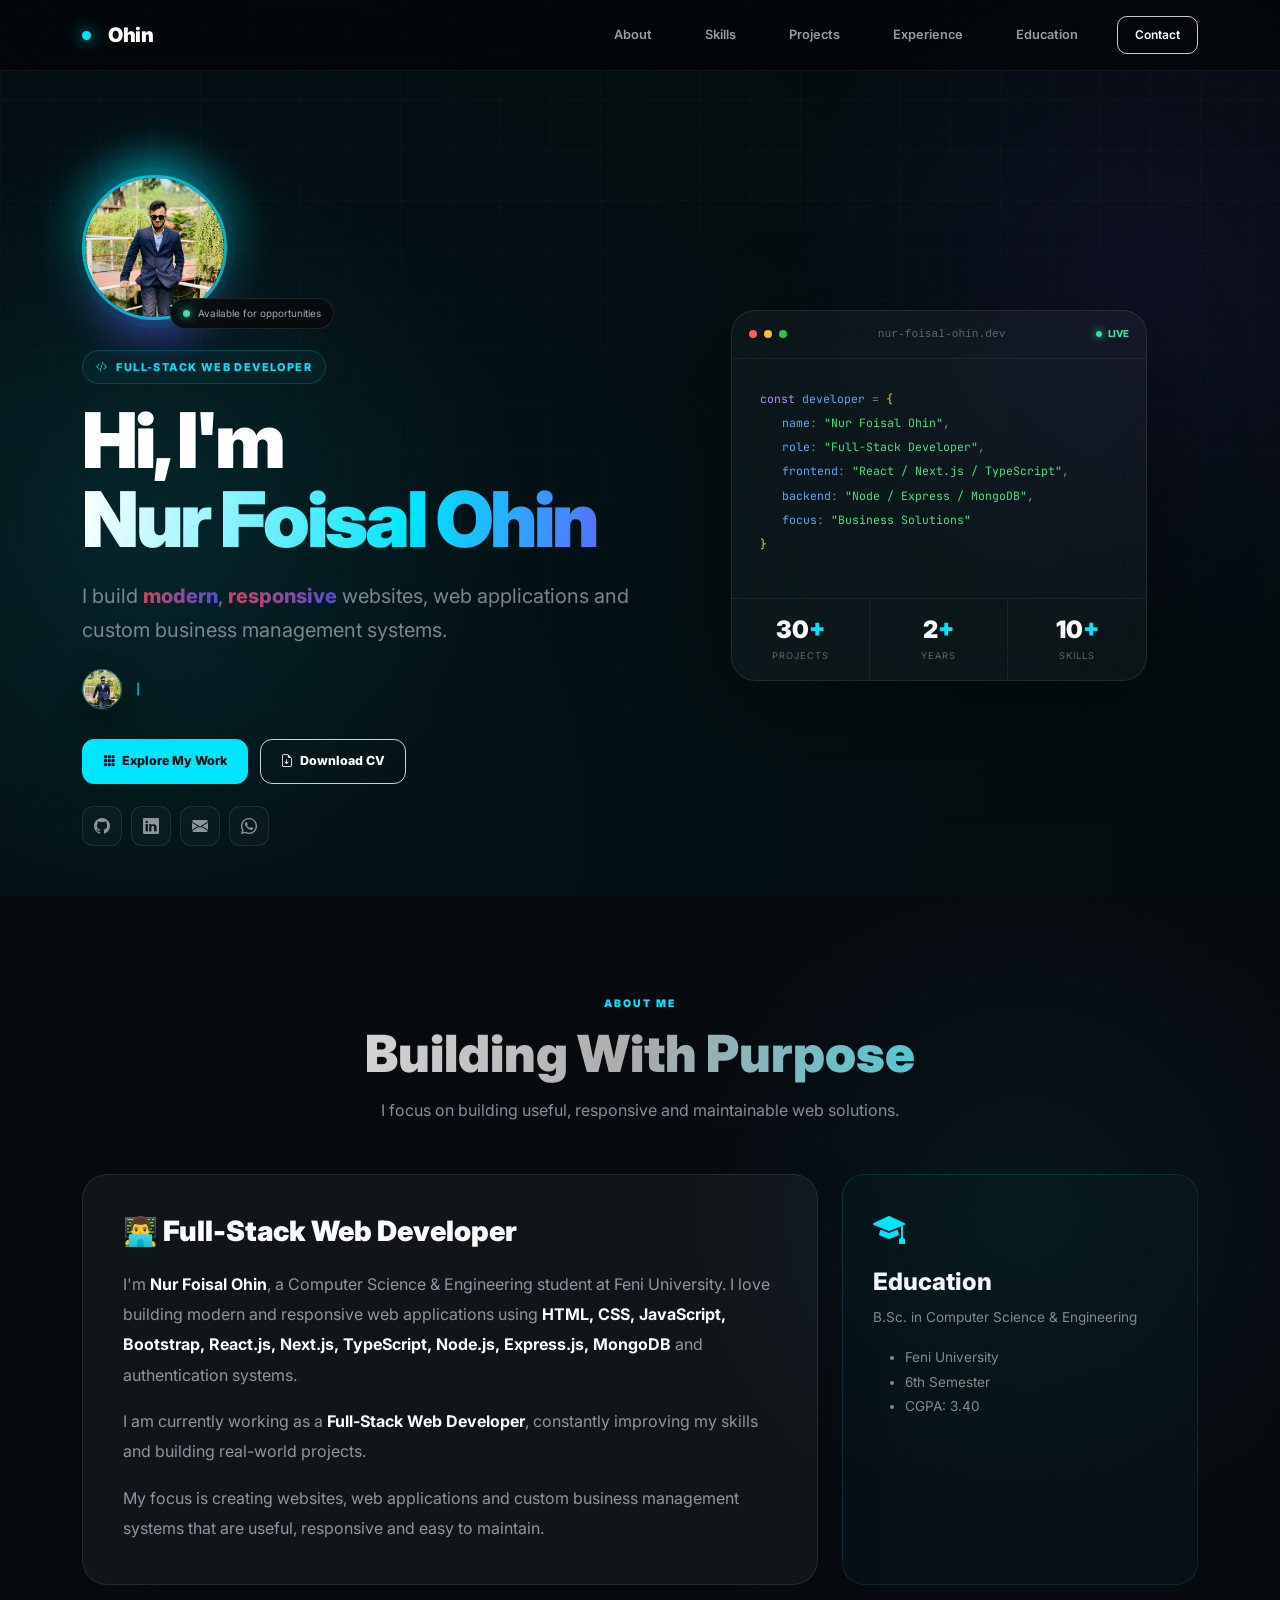
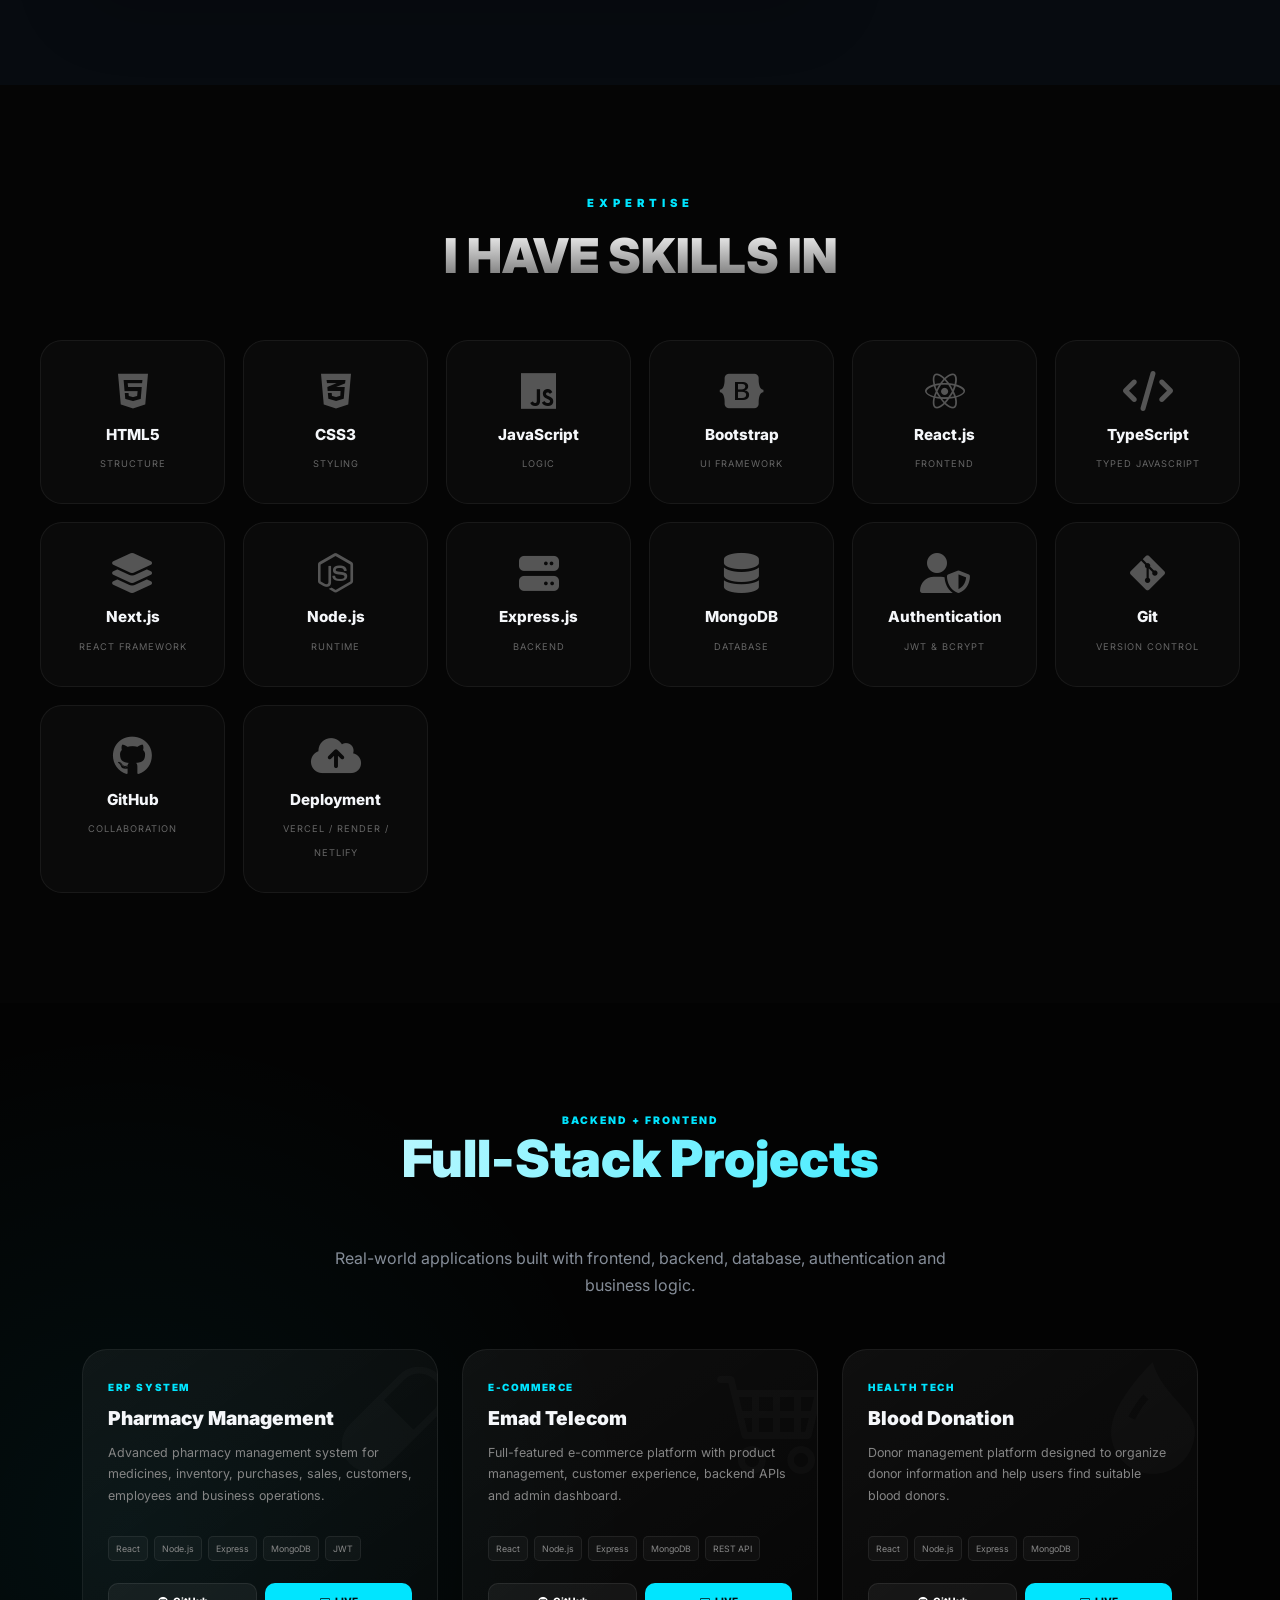
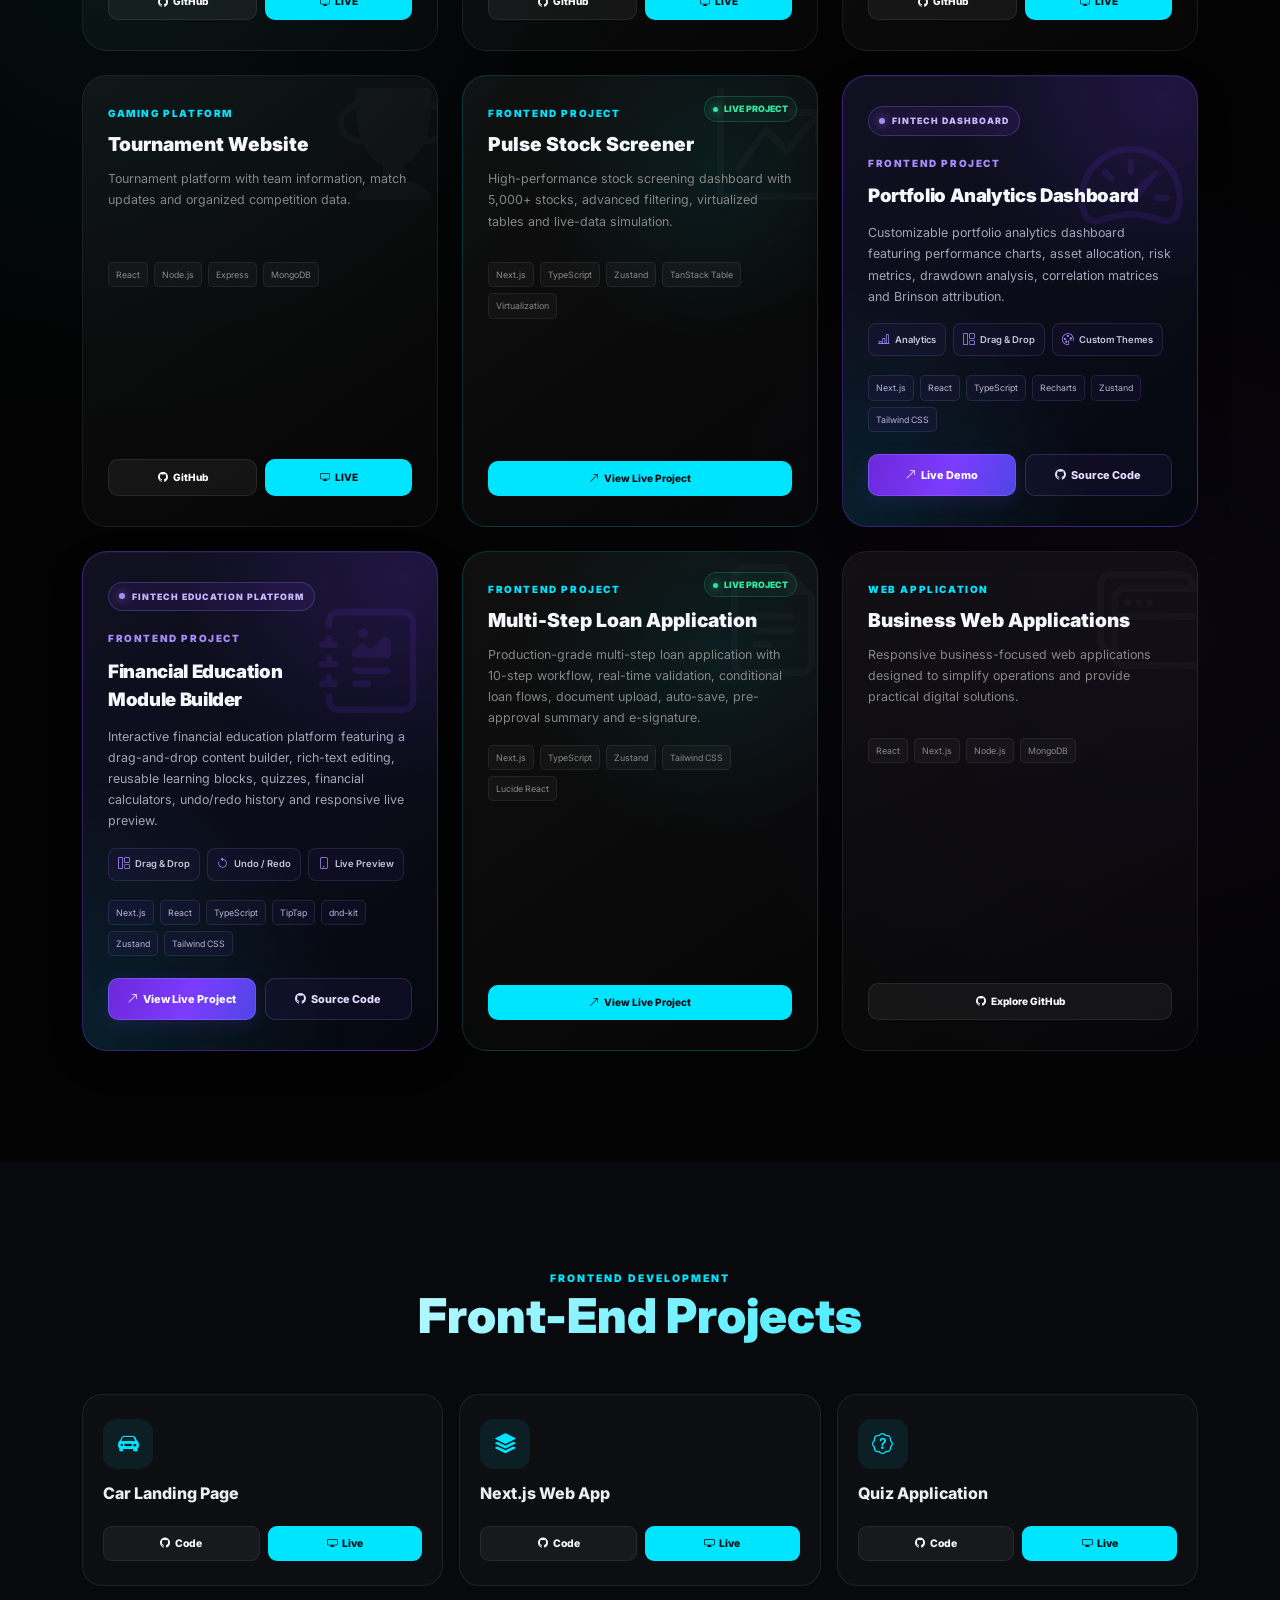
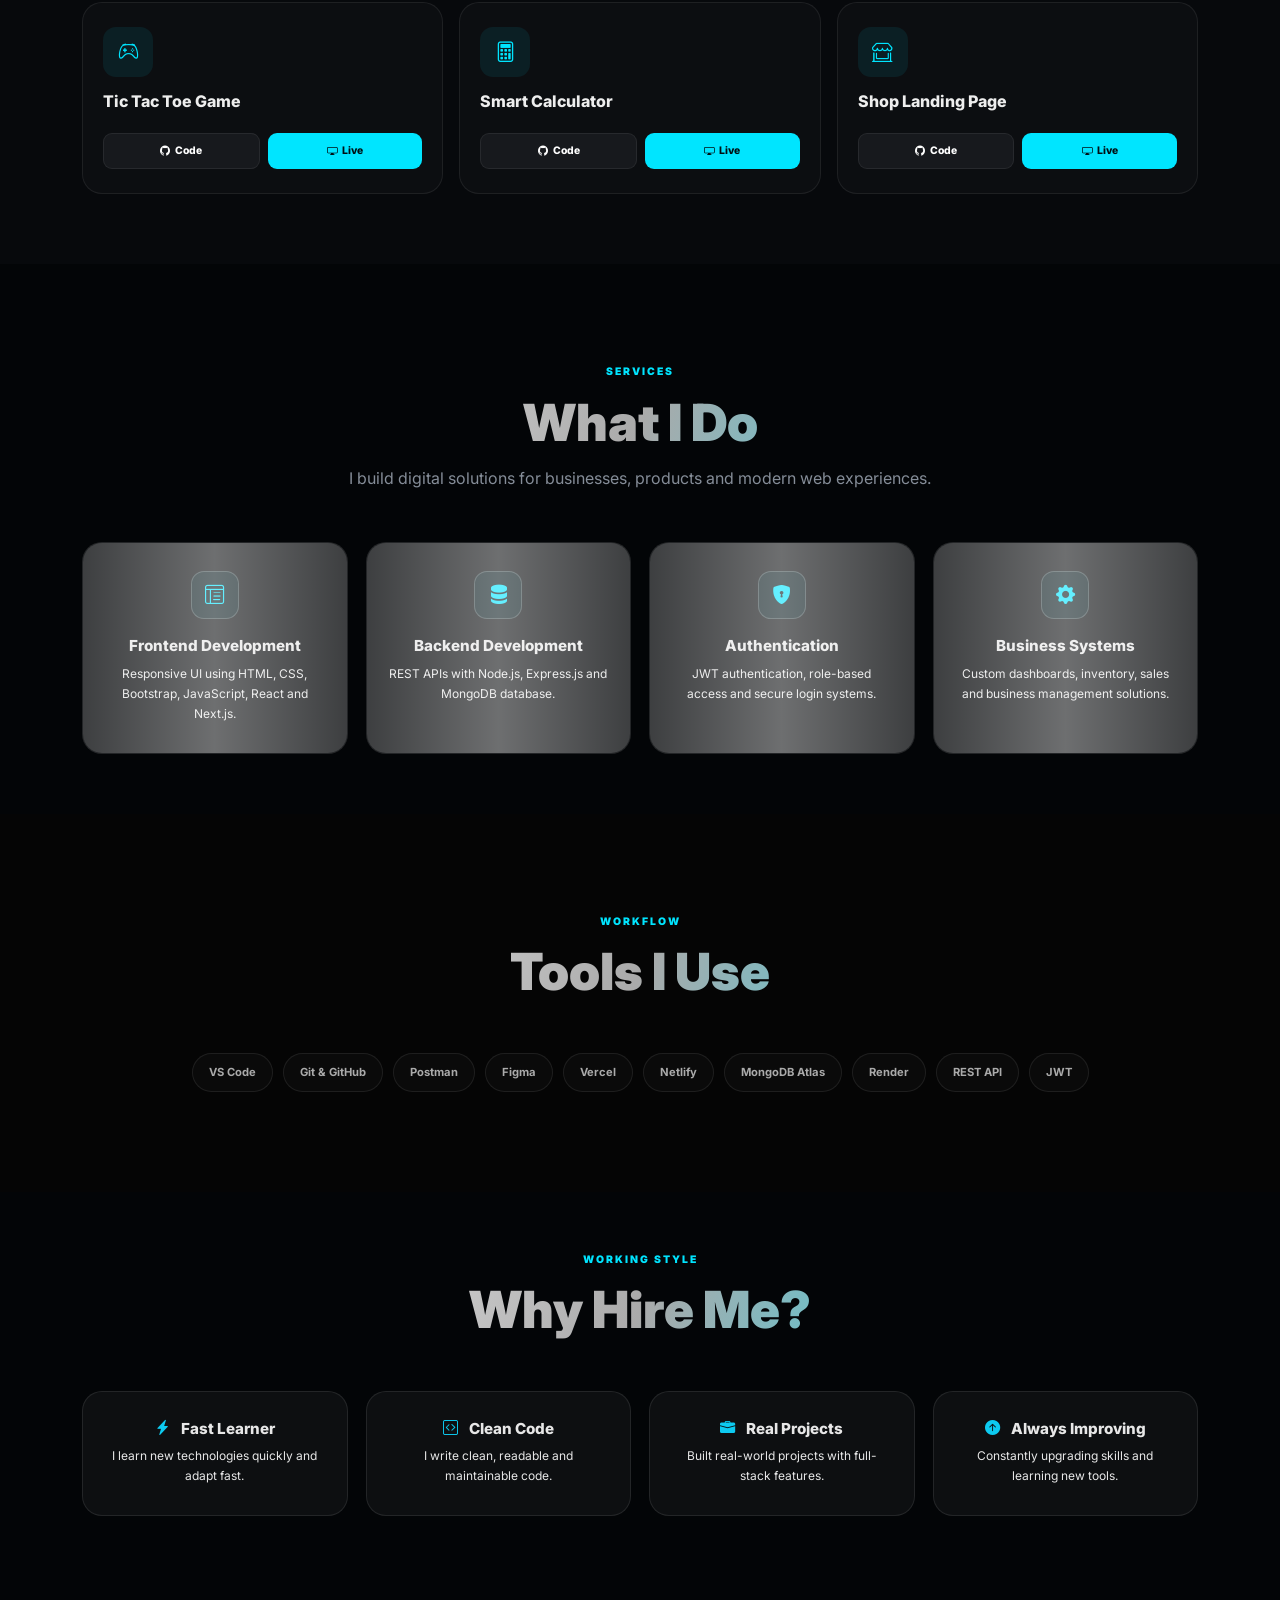
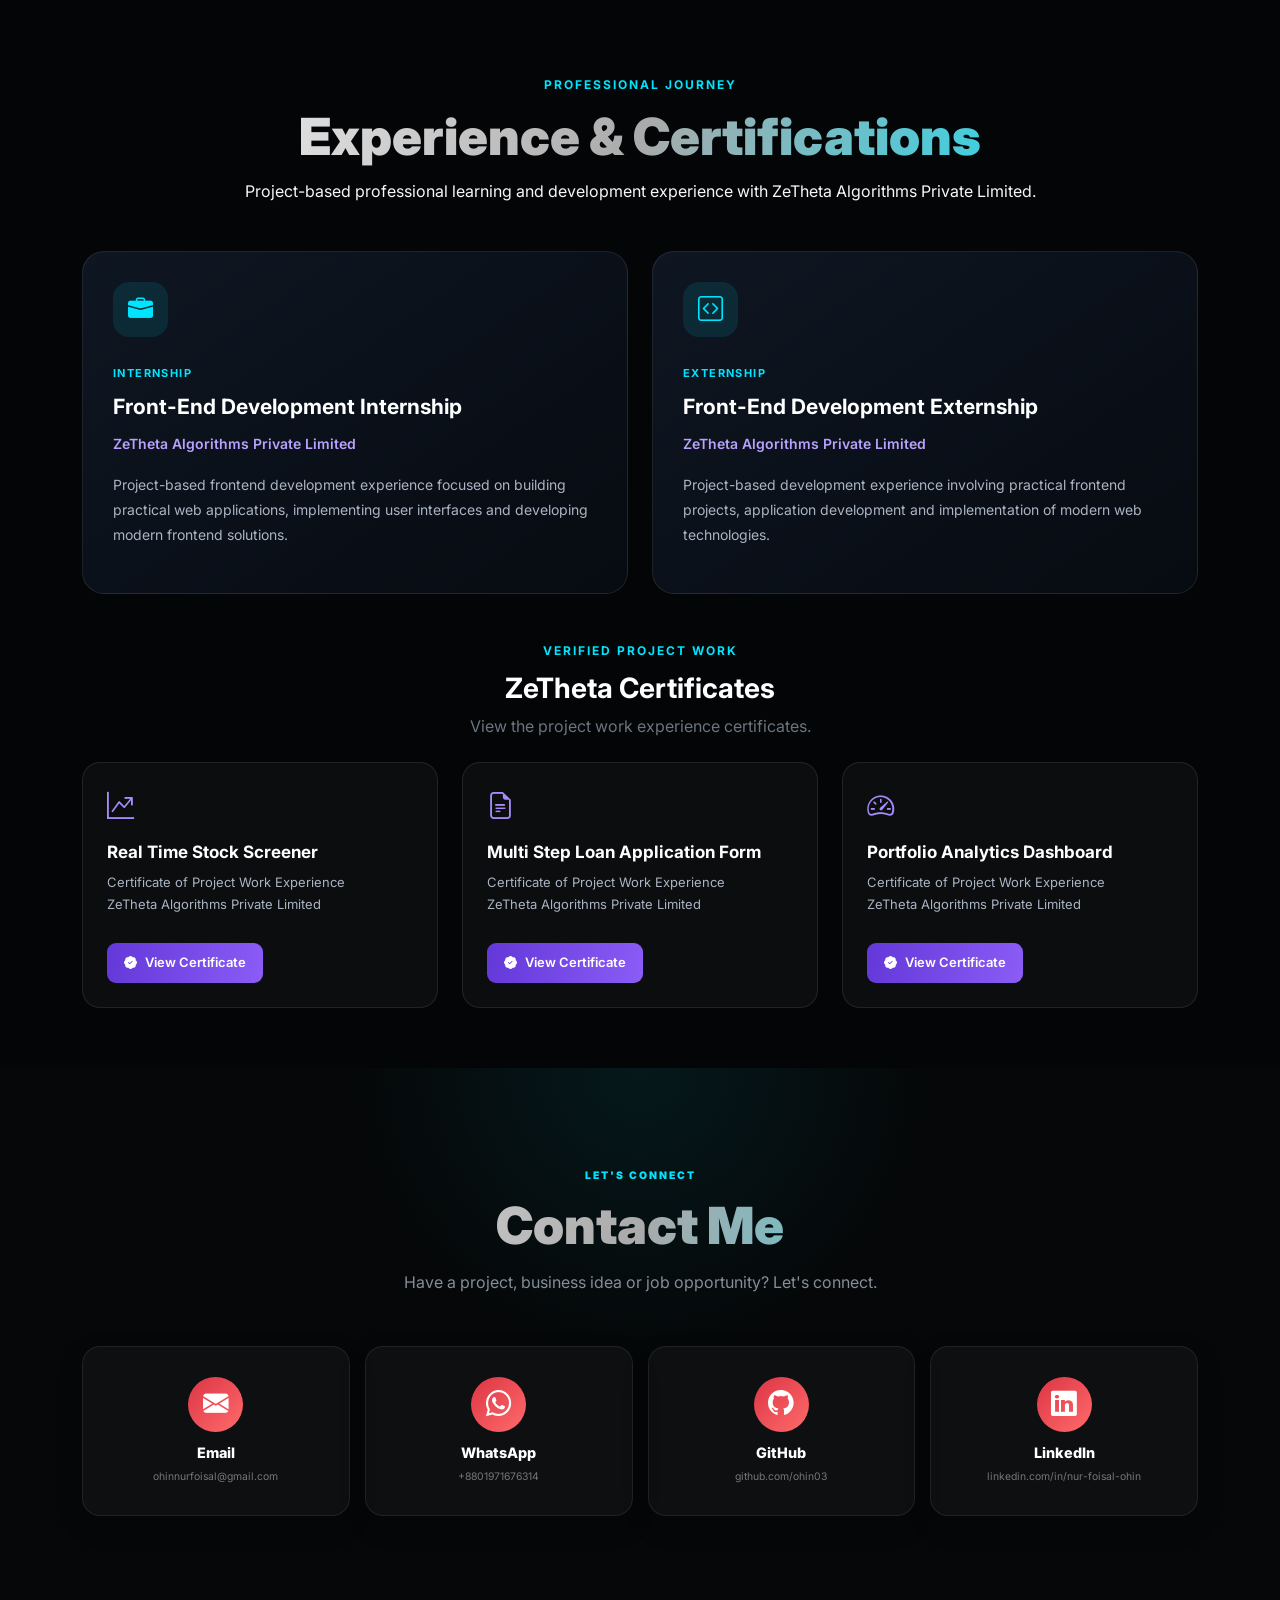
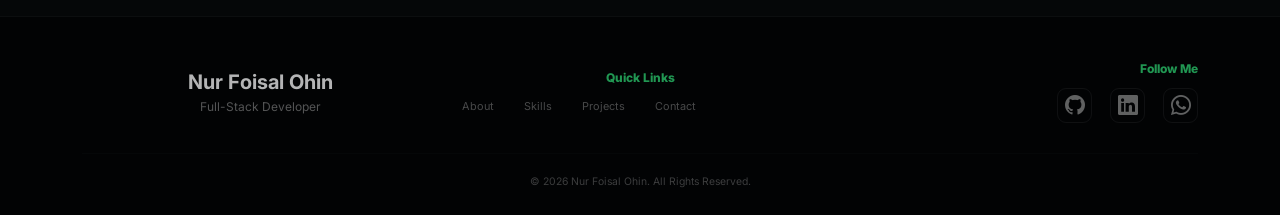
<file: index.backup-mobile-menu-20261106-123220.html>
<!-- index.html -->
<!DOCTYPE html>
<html lang="en">
<head>
  <meta charset="UTF-8">
  <meta name="viewport" content="width=device-width, initial-scale=1.0">

  <meta name="description" content="Nur Foisal Ohin - Full-Stack Web Developer building responsive websites, web applications and custom business management systems.">
  <meta name="author" content="Nur Foisal Ohin">

  <title>Nur Foisal Ohin | Full-Stack Web Developer</title>

  <link href="https://cdn.jsdelivr.net/npm/bootstrap@5.3.7/dist/css/bootstrap.min.css" rel="stylesheet">
  <link href="https://cdn.jsdelivr.net/npm/bootstrap-icons@1.11.3/font/bootstrap-icons.css" rel="stylesheet">
  <link href="https://cdnjs.cloudflare.com/ajax/libs/font-awesome/6.4.0/css/all.min.css" rel="stylesheet">

  <link href="https://fonts.googleapis.com/css2?family=Inter:wght@400;500;600;700;800;900&family=Plus+Jakarta+Sans:wght@400;500;600;700;800&family=JetBrains+Mono:wght@400;500;600&display=swap" rel="stylesheet">

  <link rel="stylesheet" href="style.css">

  <style>
    :root {
      --bg: #030507;
      --bg2: #070b10;
      --card: rgba(255,255,255,.045);
      --border: rgba(255,255,255,.09);
      --text: #f5f7fa;
      --muted: #858d98;
      --cyan: #00e5ff;
      --purple: #7c3cff;
      --green: #32e6a1;
      --danger: #ff5575;
    }

    * {
      box-sizing: border-box;
    }

    html {
      scroll-behavior: smooth;
      scroll-padding-top: 85px;
    }

    body {
      margin: 0;
      background:
        radial-gradient(circle at 10% 10%, rgba(0,229,255,.07), transparent 28%),
        radial-gradient(circle at 90% 30%, rgba(124,60,255,.06), transparent 25%),
        var(--bg);
      color: var(--text);
      font-family: "Inter", sans-serif;
      overflow-x: hidden;
    }

    a {
      text-decoration: none;
    }

    section {
      scroll-margin-top: 85px;
    }

    /* NAVBAR */
    .navbar-glass {
      background: rgba(3,5,7,.72);
      backdrop-filter: blur(20px);
      border-bottom: 1px solid rgba(255,255,255,.06);
      padding: 15px 0;
      transition: .3s;
    }

    .navbar-brand {
      color: #fff !important;
      font-size: 1.25rem;
      font-weight: 900;
      letter-spacing: -.5px;
    }

    .brand-dot {
      display: inline-block;
      width: 9px;
      height: 9px;
      background: var(--cyan);
      border-radius: 50%;
      margin-right: 7px;
      box-shadow: 0 0 15px var(--cyan);
    }

    .desktop-nav {
      list-style: none;
      align-items: center;
      gap: 25px;
      margin: 0;
      padding: 0;
    }

    .nav-link {
      color: #969ca5 !important;
      font-size: .8rem;
      font-weight: 600;
      transition: .3s;
    }

    .nav-link:hover,
    .nav-link.active {
      color: var(--cyan) !important;
    }

    .desktop-nav .btn {
      border-radius: 10px;
      font-size: .75rem;
      padding: 9px 17px;
    }

    .offcanvas-glass {
      background: #080b10;
      color: white;
    }

    .offcanvas-title {
      font-weight: 800;
    }

    .offcanvas-nav {
      list-style: none;
      padding: 0;
    }

    .offcanvas-nav li {
      margin-bottom: 12px;
    }

    .offcanvas-link {
      display: block;
      padding: 13px 15px;
      color: #ddd;
      border-radius: 10px;
      transition: .3s;
    }

    .offcanvas-link:hover {
      color: var(--cyan);
      background: rgba(0,229,255,.05);
    }

    /* HERO */
    .hero {
      min-height: 100vh;
      padding: 145px 0 90px;
      position: relative;
      display: flex;
      align-items: center;
      background:
        radial-gradient(circle at 12% 55%, rgba(0,229,255,.09), transparent 30%),
        radial-gradient(circle at 90% 30%, rgba(124,60,255,.09), transparent 28%);
    }

    .hero::before {
      content: "";
      position: absolute;
      inset: 0;
      pointer-events: none;
      background-image:
        linear-gradient(rgba(255,255,255,.025) 1px, transparent 1px),
        linear-gradient(90deg, rgba(255,255,255,.025) 1px, transparent 1px);
      background-size: 50px 50px;
      mask-image: linear-gradient(to bottom, #000, transparent 90%);
    }

    .hero-content {
      position: relative;
      z-index: 2;
    }

    .hero-left {
      position: relative;
    }

    .hero-photo-wrap {
      width: 145px;
      height: 145px;
      position: relative;
      margin-bottom: 30px;
    }

    .hero-photo {
      width: 145px;
      height: 145px;
      object-fit: cover;
      object-position: center top;
      border-radius: 50%;
      border: 3px solid rgba(0,229,255,.75);
      position: relative;
      z-index: 3;
      box-shadow:
        0 0 0 8px rgba(0,229,255,.04),
        0 0 50px rgba(0,229,255,.25);
      transition: .4s;
    }

    .hero-photo:hover {
      transform: scale(1.04);
      box-shadow:
        0 0 0 10px rgba(0,229,255,.06),
        0 0 70px rgba(0,229,255,.4);
    }

    .hero-photo-glow {
      position: absolute;
      inset: -20px;
      border-radius: 50%;
      background: conic-gradient(
        #00e5ff,
        transparent 30%,
        #7c3cff,
        transparent 70%,
        #00e5ff
      );
      filter: blur(20px);
      opacity: .45;
      animation: rotateGlow 8s linear infinite;
    }

    @keyframes rotateGlow {
      to {
        transform: rotate(360deg);
      }
    }

    .photo-status {
      position: absolute;
      left: 88px;
      bottom: -9px;
      z-index: 5;
      white-space: nowrap;
      padding: 7px 12px;
      border: 1px solid rgba(255,255,255,.1);
      border-radius: 30px;
      background: rgba(8,10,14,.9);
      backdrop-filter: blur(12px);
      color: #aaa;
      font-size: .62rem;
    }

    .photo-status span {
      display: inline-block;
      width: 7px;
      height: 7px;
      background: var(--green);
      border-radius: 50%;
      margin-right: 5px;
      box-shadow: 0 0 10px var(--green);
    }

    .hero-eyebrow {
      display: inline-flex;
      align-items: center;
      gap: 8px;
      padding: 8px 13px;
      border: 1px solid rgba(0,229,255,.18);
      border-radius: 30px;
      background: rgba(0,229,255,.04);
      color: var(--cyan);
      font-size: .68rem;
      font-weight: 800;
      letter-spacing: 1.4px;
      text-transform: uppercase;
      margin-bottom: 18px;
    }

    .title {
      font-size: clamp(2.6rem, 6vw, 5rem);
      font-weight: 900;
      letter-spacing: -3px;
      line-height: 1.02;
      margin: 0 0 20px;
    }

    .highlight {
      display: block;
      background: linear-gradient(100deg,#fff,#00e5ff 55%,#7c3cff);
      -webkit-background-clip: text;
      -webkit-text-fill-color: transparent;
    }

    .subtitle {
      color: #9aa1aa;
      max-width: 650px;
      font-size: clamp(1rem,2vw,1.25rem);
      line-height: 1.7;
    }

    .gradient-text {
      color: var(--cyan);
      font-weight: 800;
    }

    .typewriter-box {
      margin-top: 22px;
      display: flex;
      align-items: center;
      gap: 12px;
      color: #fff;
      font-family: "JetBrains Mono", monospace;
      font-size: .85rem;
    }

    .type-img {
      width: 40px;
      height: 40px;
      border-radius: 50%;
      object-fit: cover;
      object-position: top;
      border: 1px solid rgba(0,229,255,.5);
    }

    .cursor {
      color: var(--cyan);
      animation: blink .8s infinite;
    }

    @keyframes blink {
      50% { opacity: 0; }
    }

    .hero-btn {
      display: flex;
      flex-wrap: wrap;
      gap: 12px;
      margin-top: 30px;
    }

    .hero-btn .btn {
      border-radius: 12px;
      padding: 12px 20px;
      font-size: .78rem;
      font-weight: 800;
    }

    .hero-btn .btn-primary {
      background: var(--cyan);
      border-color: var(--cyan);
      color: #001014;
    }

    .hero-socials {
      display: flex;
      gap: 9px;
      margin-top: 22px;
    }

    .hero-socials a {
      width: 40px;
      height: 40px;
      display: flex;
      justify-content: center;
      align-items: center;
      border: 1px solid var(--border);
      border-radius: 11px;
      color: #8e949d;
      background: rgba(255,255,255,.025);
      transition: .3s;
    }

    .hero-socials a:hover {
      color: var(--cyan);
      border-color: var(--cyan);
      transform: translateY(-3px);
    }

    /* HERO WINDOW */
    .developer-window {
      overflow: hidden;
      border-radius: 24px;
      border: 1px solid var(--border);
      background: rgba(255,255,255,.035);
      backdrop-filter: blur(20px);
      box-shadow: 0 30px 100px rgba(0,0,0,.4);
    }

    .window-header {
      height: 48px;
      padding: 0 17px;
      display: flex;
      align-items: center;
      justify-content: space-between;
      border-bottom: 1px solid rgba(255,255,255,.07);
    }

    .window-dots {
      display: flex;
      gap: 7px;
    }

    .dot {
      display: inline-block;
      width: 8px;
      height: 8px;
      border-radius: 50%;
    }

    .dot-red { background: #ff5f57; }
    .dot-yellow { background: #ffbd2e; }
    .dot-green { background: #28c840; }

    .window-title {
      font-family: monospace;
      font-size: .7rem;
      color: #666;
    }

    .live-indicator {
      color: var(--green);
      font-size: .6rem;
      font-weight: 800;
    }

    .live-indicator span {
      display: inline-block;
      width: 6px;
      height: 6px;
      background: var(--green);
      border-radius: 50%;
      box-shadow: 0 0 9px var(--green);
      margin-right: 4px;
    }

    .code-preview {
      padding: 28px;
      color: #858b95;
      font-family: "JetBrains Mono", monospace;
      font-size: .72rem;
      line-height: 2.1;
    }

    .code-indent {
      padding-left: 22px;
    }

    .code-purple { color: #c084fc; }
    .code-blue { color: #60a5fa; }
    .code-yellow { color: #facc15; }
    .code-green { color: #4ade80; }

    .stats {
      display: grid;
      grid-template-columns: repeat(3,1fr);
      border-top: 1px solid rgba(255,255,255,.07);
    }

    .stat {
      padding: 17px 8px;
      text-align: center;
      border-right: 1px solid rgba(255,255,255,.06);
    }

    .stat:last-child {
      border-right: 0;
    }

    .stat h3 {
      margin: 0;
      font-size: 1.5rem;
      font-weight: 900;
      color: white;
    }

    .stat h3 span {
      color: var(--cyan);
    }

    .stat p {
      margin: 4px 0 0;
      color: #666;
      font-size: .58rem;
      text-transform: uppercase;
      letter-spacing: 1px;
    }

    /* GENERAL */
    .section {
      padding: 100px 0;
    }

    .section-heading {
      text-align: center;
      margin-bottom: 50px;
    }

    .section-kicker {
      color: var(--cyan);
      font-size: .65rem;
      font-weight: 900;
      letter-spacing: 2px;
      text-transform: uppercase;
    }

    .section-title {
      margin: 12px 0;
      font-size: clamp(2rem,5vw,3.2rem);
      font-weight: 900;
      background: linear-gradient(110deg,#fff,#aaa,#00e5ff);
      -webkit-background-clip: text;
      -webkit-text-fill-color: transparent;
    }

    .section-description {
      color: var(--muted);
      max-width: 650px;
      margin: auto;
      line-height: 1.7;
    }

    /* ABOUT */
    #about {
      background:
        radial-gradient(circle at 80% 40%,rgba(0,229,255,.05),transparent 30%),
        var(--bg2);
    }

    .about-card {
      padding: 40px;
      border: 1px solid var(--border);
      border-radius: 25px;
      background: var(--card);
      box-shadow: 0 25px 70px rgba(0,0,0,.2);
    }

    .about-card h3 {
      font-weight: 900;
      color: white;
      margin-bottom: 20px;
    }

    .about-card p {
      color: #8f969f;
      line-height: 1.9;
      margin: 0;
    }

    .about-card b {
      color: #fff;
    }

    .education-card {
      height: 100%;
      padding: 30px;
      border-radius: 22px;
      border: 1px solid rgba(0,229,255,.12);
      background: rgba(0,229,255,.025);
    }

    .education-card i {
      color: var(--cyan);
      font-size: 2rem;
    }

    .education-card h4 {
      margin-top: 15px;
      font-weight: 800;
    }

    .education-card p,
    .education-card li {
      color: #888;
      font-size: .85rem;
      line-height: 1.8;
    }

    /* SKILLS */
    #skills {
      padding: 110px 20px;
      background: #050505;
    }

    .skills-header {
      text-align: center;
      margin-bottom: 55px;
    }

    .skills-header p {
      color: var(--cyan);
      text-transform: uppercase;
      letter-spacing: 5px;
      font-size: .7rem;
      font-weight: 900;
    }

    .skills-header h2 {
      font-size: clamp(2rem,5vw,3rem);
      font-weight: 900;
      background: linear-gradient(to bottom,#fff,#666);
      -webkit-background-clip: text;
      -webkit-text-fill-color: transparent;
    }

    .skills-grid {
      display: grid;
      grid-template-columns: repeat(auto-fit,minmax(160px,1fr));
      gap: 18px;
      max-width: 1200px;
      margin: auto;
    }

    .skill-card {
      padding: 30px 15px;
      text-align: center;
      border-radius: 22px;
      border: 1px solid rgba(255,255,255,.06);
      background: rgba(255,255,255,.025);
      transition: .4s;
    }

    .skill-card:hover {
      transform: translateY(-8px);
      border-color: var(--cyan);
      background: rgba(0,229,255,.04);
      box-shadow: 0 20px 50px rgba(0,0,0,.35);
    }

    .skill-card i {
      font-size: 2.5rem;
      color: #555;
      margin-bottom: 15px;
      transition: .3s;
    }

    .skill-card:hover i {
      color: var(--cyan);
      filter: drop-shadow(0 0 10px var(--cyan));
      transform: scale(1.1);
    }

    .skill-card h4 {
      font-size: .95rem;
      font-weight: 800;
      margin: 0 0 5px;
    }

    .skill-card span {
      color: #666;
      font-size: .58rem;
      text-transform: uppercase;
      letter-spacing: 1px;
    }

    /* FULL STACK */
    #projects-iconic {
      padding: 110px 0;
      background:
        radial-gradient(circle at 10% 30%,rgba(0,229,255,.05),transparent 30%),
        radial-gradient(circle at 90% 70%,rgba(124,60,255,.05),transparent 30%),
        #030303;
    }

    .fs-section-title {
      text-align: center;
      font-size: clamp(2rem,5vw,3.2rem);
      font-weight: 900;
      margin-bottom: 55px;
      background: linear-gradient(100deg,#fff,#00e5ff);
      -webkit-background-clip: text;
      -webkit-text-fill-color: transparent;
    }

    .iconic-card {
      height: 100%;
      position: relative;
      overflow: hidden;
      display: flex;
      flex-direction: column;
      padding: 30px 25px;
      border-radius: 25px;
      border: 1px solid rgba(255,255,255,.07);
      background: linear-gradient(145deg,rgba(255,255,255,.05),rgba(255,255,255,.015));
      transition: .45s;
    }

    .iconic-card:hover {
      transform: translateY(-10px);
      border-color: var(--cyan);
      box-shadow: 0 25px 70px rgba(0,0,0,.4);
    }

    .bg-icon {
      position: absolute;
      right: -12px;
      top: -15px;
      font-size: 7rem;
      color: rgba(255,255,255,.025);
      z-index: 0;
      transition: .5s;
    }

    .iconic-card:hover .bg-icon {
      color: rgba(0,229,255,.08);
      transform: rotate(-8deg) scale(1.1);
    }

    .card-label {
      position: relative;
      z-index: 2;
      color: var(--cyan);
      font-size: .62rem;
      font-weight: 900;
      letter-spacing: 1.6px;
      text-transform: uppercase;
      margin-bottom: 12px;
    }

    .card-title-fs {
      position: relative;
      z-index: 2;
      font-size: 1.2rem;
      font-weight: 900;
      margin-bottom: 12px;
    }

    .card-desc-fs {
      position: relative;
      z-index: 2;
      color: #858585;
      font-size: .78rem;
      line-height: 1.7;
      min-height: 78px;
    }

    .project-tech {
      position: relative;
      z-index: 2;
      display: flex;
      flex-wrap: wrap;
      gap: 6px;
      margin-bottom: 22px;
    }

    .project-tech span {
      color: #888;
      border: 1px solid rgba(255,255,255,.07);
      background: rgba(255,255,255,.03);
      padding: 5px 7px;
      border-radius: 5px;
      font-size: .55rem;
    }

    .iconic-btn-group {
      position: relative;
      z-index: 3;
      display: flex;
      gap: 8px;
      margin-top: auto;
    }

    .btn-iconic {
      flex: 1;
      display: flex;
      justify-content: center;
      align-items: center;
      gap: 5px;
      padding: 10px 5px;
      border-radius: 10px;
      font-size: .63rem;
      font-weight: 800;
      transition: .3s;
    }

    .btn-iconic-git {
      color: #fff;
      background: rgba(255,255,255,.05);
      border: 1px solid rgba(255,255,255,.08);
    }

    .btn-iconic-git:hover {
      background: white;
      color: black;
    }

    .btn-iconic-live {
      color: #001014;
      background: var(--cyan);
    }

    .btn-iconic-live:hover {
      color: #000;
      background: #fff;
      box-shadow: 0 0 20px rgba(0,229,255,.35);
    }

    /* PULSE */
    .pulse-card {
      border-color: rgba(0,229,255,.18);
      background:
        radial-gradient(circle at 70% 20%,rgba(0,229,255,.08),transparent 40%),
        linear-gradient(145deg,rgba(255,255,255,.055),rgba(255,255,255,.015));
    }

    .live-project {
      position: absolute;
      right: 20px;
      top: 20px;
      z-index: 5;
      color: var(--green);
      font-size: .55rem;
      font-weight: 900;
      border: 1px solid rgba(50,230,161,.2);
      background: rgba(50,230,161,.05);
      border-radius: 20px;
      padding: 5px 8px;
    }

    .live-project span {
      display: inline-block;
      width: 5px;
      height: 5px;
      border-radius: 50%;
      background: var(--green);
      box-shadow: 0 0 8px var(--green);
      margin-right: 4px;
    }

    /* FRONTEND */
    #projects {
      padding: 110px 0;
      background: #07090c;
    }

    .projects-title {
      text-align: center;
      font-size: clamp(2rem,5vw,3rem);
      font-weight: 900;
      margin-bottom: 45px;
      background: linear-gradient(135deg,#fff,#00e5ff);
      -webkit-background-clip: text;
      -webkit-text-fill-color: transparent;
    }

    .pro-card {
      height: 100%;
      padding: 24px 20px;
      display: flex;
      flex-direction: column;
      border-radius: 20px;
      background: rgba(255,255,255,.025);
      border: 1px solid rgba(255,255,255,.07);
      transition: .4s;
    }

    .pro-card:hover {
      transform: translateY(-8px);
      border-color: rgba(0,229,255,.6);
      box-shadow: 0 20px 50px rgba(0,0,0,.4);
    }

    .icon-circle {
      width: 50px;
      height: 50px;
      display: flex;
      justify-content: center;
      align-items: center;
      border-radius: 13px;
      background: rgba(0,229,255,.08);
      color: var(--cyan);
      font-size: 1.3rem;
      margin-bottom: 15px;
    }

    .card-title-text {
      font-size: 1rem;
      font-weight: 800;
      color: #eee;
      margin-bottom: 22px;
    }

    .btn-stack {
      display: flex;
      gap: 8px;
      margin-top: auto;
    }

    .btn-custom {
      flex: 1;
      display: flex;
      align-items: center;
      justify-content: center;
      gap: 5px;
      padding: 9px 4px;
      border-radius: 9px;
      font-size: .65rem;
      font-weight: 800;
      transition: .3s;
    }

    .btn-git {
      color: white;
      background: #17191d;
      border: 1px solid rgba(255,255,255,.07);
    }

    .btn-git:hover {
      background: white;
      color: black;
    }

    .btn-demo {
      color: #001014;
      background: var(--cyan);
    }

    .btn-demo:hover {
      color: black;
      background: white;
    }

    /* WHAT I DO */
    #what-i-do {
      background: var(--bg);
    }

    .what-grid,
    .hire-grid {
      display: grid;
      grid-template-columns: repeat(4,1fr);
      gap: 18px;
    }

    .what-card,
    .hire-card {
      padding: 28px 22px;
      border-radius: 20px;
      border: 1px solid var(--border);
      background: var(--card);
      transition: .35s;
    }

    .what-card:hover,
    .hire-card:hover {
      transform: translateY(-7px);
      border-color: rgba(0,229,255,.35);
    }

    .what-icon {
      width: 48px;
      height: 48px;
      display: flex;
      align-items: center;
      justify-content: center;
      border-radius: 13px;
      background: rgba(0,229,255,.07);
      color: var(--cyan);
      font-size: 1.2rem;
      margin-bottom: 18px;
    }

    .what-card h4,
    .hire-card h4 {
      font-size: .95rem;
      font-weight: 800;
    }

    .what-card p,
    .hire-card p {
      color: #777;
      font-size: .75rem;
      line-height: 1.7;
      margin: 8px 0 0;
    }

    /* TOOLS */
    #tools {
      background: #050505;
    }

    .tool-wrap {
      display: flex;
      flex-wrap: wrap;
      justify-content: center;
      gap: 10px;
    }

    .tool {
      padding: 10px 16px;
      border: 1px solid rgba(255,255,255,.08);
      background: rgba(255,255,255,.025);
      border-radius: 30px;
      color: #aaa !important;
      font-size: .7rem;
      font-weight: 700;
      transition: .3s;
    }

    .tool:hover {
      color: var(--cyan) !important;
      border-color: var(--cyan);
      transform: translateY(-3px);
    }

    /* CONTACT */
    #contact {
      background:
        radial-gradient(circle at 50% 0,rgba(0,229,255,.08),transparent 35%),
        #050708;
    }

    .contact-grid {
      display: grid;
      grid-template-columns: repeat(4,1fr);
      gap: 15px;
    }

    .contact-card {
      min-height: 170px;
      padding: 25px 18px;
      display: flex;
      flex-direction: column;
      justify-content: center;
      border-radius: 18px;
      color: white !important;
      background: rgba(255,255,255,.035) !important;
      border: 1px solid rgba(255,255,255,.08);
      transition: .35s;
    }

    .contact-card:hover {
      transform: translateY(-7px);
      border-color: var(--cyan);
      background: rgba(0,229,255,.04) !important;
    }

    .contact-icon {
      color: var(--cyan);
      font-size: 1.4rem;
      margin-bottom: 12px;
    }

    .contact-card h4 {
      font-size: .9rem;
      font-weight: 800;
    }

    .contact-card p {
      color: #777;
      font-size: .65rem;
      word-break: break-word;
      margin: 0;
    }

    /* FOOTER */
    .footer {
      padding: 45px 0 25px;
      background: #020304;
      border-top: 1px solid rgba(255,255,255,.06);
    }

    .footer-subtitle {
      color: #777;
      margin: 0;
      font-size: .75rem;
    }

    .footer-heading {
      font-size: .75rem;
      font-weight: 800;
      margin-bottom: 12px;
    }

    .footer-links {
      display: flex;
      gap: 15px;
      flex-wrap: wrap;
    }

    .footer-links a {
      color: #666;
      font-size: .68rem;
      transition: .3s;
    }

    .footer-links a:hover {
      color: var(--cyan);
    }

    .social-icons {
      display: flex;
      gap: 8px;
      justify-content: flex-end;
    }

    .social-icons a {
      width: 35px;
      height: 35px;
      display: flex;
      align-items: center;
      justify-content: center;
      color: #888;
      border: 1px solid rgba(255,255,255,.08);
      border-radius: 9px;
      transition: .3s;
    }

    .social-icons a:hover {
      color: var(--cyan);
      border-color: var(--cyan);
    }

    .footer-line {
      border-color: rgba(255,255,255,.07);
      margin: 30px 0 20px;
    }

    .footer-copy {
      color: #555;
      font-size: .65rem;
      margin: 0;
    }

    /* REVEAL */
    .reveal-item {
      opacity: 0;
      transform: translateY(25px);
      transition: opacity .7s ease, transform .7s ease;
    }

    .reveal-visible {
      opacity: 1;
      transform: translateY(0);
    }























    /*OWN**/
/* ==========================================
PORTFOLIO ANALYTICS DASHBOARD
========================================== */

.analytics-card {
isolation: isolate;
border: 1px solid rgba(124, 60, 255, 0.38);
background:
radial-gradient(
circle at 90% 5%,
rgba(124, 60, 255, 0.17),
transparent 38%
),
radial-gradient(
circle at 5% 95%,
rgba(0, 229, 255, 0.09),
transparent 42%
),
linear-gradient(
145deg,
rgba(17, 17, 35, 0.98),
rgba(5, 8, 15, 0.98)
);

box-shadow:
inset 0 1px 0 rgba(255, 255, 255, 0.035),
0 12px 35px rgba(0, 0, 0, 0.16);

transition:
transform 0.35s ease,
border-color 0.35s ease,
box-shadow 0.35s ease;
}

.analytics-card::before {
content: "";
position: absolute;
inset: 0;
z-index: -1;
pointer-events: none;

background: linear-gradient(
120deg,
transparent 15%,
rgba(124, 60, 255, 0.08) 50%,
transparent 85%
);

opacity: 0;
transition: opacity 0.35s ease;
}

.analytics-card:hover {
transform: translateY(-9px);
border-color: rgba(124, 60, 255, 0.8);

box-shadow:
0 22px 55px rgba(0, 0, 0, 0.36),
0 0 28px rgba(124, 60, 255, 0.11),
0 0 20px rgba(0, 229, 255, 0.05);
}

.analytics-card:hover::before {
opacity: 1;
}

.analytics-card .bg-icon {
top: 32px;
right: 14px;
font-size: 6.5rem;
color: rgba(124, 60, 255, 0.12);
transition:
transform 0.4s ease,
color 0.4s ease;
}

.analytics-card:hover .bg-icon {
color: rgba(124, 60, 255, 0.22);
transform: rotate(-8deg) scale(1.08);
}

.analytics-badge {
position: relative;
z-index: 3;
align-self: flex-start;

display: inline-flex;
align-items: center;
gap: 7px;

margin-bottom: 20px;
padding: 7px 10px;

color: #c4b5fd;
background: rgba(124, 60, 255, 0.1);
border: 1px solid rgba(167, 139, 250, 0.24);
border-radius: 30px;

font-size: 0.55rem;
font-weight: 900;
letter-spacing: 1px;
}

.analytics-badge span {
width: 6px;
height: 6px;
flex-shrink: 0;
border-radius: 50%;

background: #a78bfa;
box-shadow: 0 0 10px rgba(167, 139, 250, 0.8);

animation: analyticsPulse 2s ease-in-out infinite;
}

@keyframes analyticsPulse {
50% {
opacity: 0.45;
box-shadow: 0 0 3px rgba(167, 139, 250, 0.3);
}
}

.analytics-card .card-label {
color: #a78bfa;
}

.analytics-card .card-title-fs {
max-width: 95%;
font-size: 1.16rem;
line-height: 1.5;
letter-spacing: -0.35px;
text-wrap: balance;
}

.analytics-card .card-desc-fs {
color: #a2a4b8;
}

.analytics-features {
position: relative;
z-index: 2;

display: flex;
flex-wrap: wrap;
gap: 7px;

margin: 0 0 19px;
}

.analytics-features span {
display: inline-flex;
align-items: center;
gap: 5px;

padding: 7px 9px;
border: 1px solid rgba(167, 139, 250, 0.15);
border-radius: 8px;

background: rgba(124, 60, 255, 0.055);
color: #c4c6d8;

font-size: 0.59rem;
font-weight: 600;
}

.analytics-features i {
color: #a78bfa;
font-size: 0.72rem;
}

.analytics-card .project-tech span {
color: #b9b4d2;
border-color: rgba(167, 139, 250, 0.14);
background: rgba(124, 60, 255, 0.055);
transition:
color 0.25s ease,
border-color 0.25s ease;
}

.analytics-card .project-tech span:hover {
color: #fff;
border-color: rgba(167, 139, 250, 0.48);
}

.analytics-actions {
gap: 9px;
margin-top: auto;
}

.analytics-actions .btn-iconic {
min-height: 42px;
padding: 11px 9px;
font-size: 0.68rem;
}

.analytics-actions .btn-iconic-live {
color: #fff;
border: 1px solid rgba(167, 139, 250, 0.3);

background: linear-gradient(
110deg,
#6d28d9,
#7c3cff 55%,
#4f46e5
);

box-shadow: 0 5px 18px rgba(124, 60, 255, 0.15);
}

.analytics-actions .btn-iconic-live:hover {
color: #fff;
background: linear-gradient(110deg, #7c3cff, #6366f1);
box-shadow: 0 0 22px rgba(124, 60, 255, 0.3);
}

.analytics-actions .btn-iconic-git {
color: #e3ddff;
border-color: rgba(167, 139, 250, 0.2);
background: rgba(124, 60, 255, 0.07);
}

.analytics-actions .btn-iconic-git:hover {
color: #fff;
border-color: rgba(167, 139, 250, 0.55);
background: rgba(124, 60, 255, 0.17);
}

@media (max-width: 576px) {
.analytics-card .card-title-fs {
font-size: 1.08rem;
}

.analytics-features {
gap: 6px;
}

.analytics-features span {
font-size: 0.56rem;
}

.analytics-actions {
flex-direction: column;
}

.analytics-actions .btn-iconic {
width: 100%;
}
}

@media (prefers-reduced-motion: reduce) {
.analytics-card,
.analytics-card *,
.analytics-card::before {
animation: none !important;
transition: none !important;
}
}


    /* RESPONSIVE */
    @media (max-width: 991px) {
      .hero {
        padding-top: 125px;
      }

      .hero-left {
        text-align: center;
      }

      .hero-photo-wrap {
        margin-left: auto;
        margin-right: auto;
      }

      .hero-eyebrow,
      .hero-socials,
      .hero-btn {
        justify-content: center;
      }

      .hero-right {
        margin-top: 50px;
      }

      .what-grid,
      .hire-grid {
        grid-template-columns: repeat(2,1fr);
      }

      .contact-grid {
        grid-template-columns: repeat(2,1fr);
      }
    }

    @media (max-width: 767px) {
      .title {
        letter-spacing: -1.5px;
      }

      .about-card {
        padding: 25px;
      }

      .iconic-card {
        margin-bottom: 4px;
      }
    }

    @media (max-width: 576px) {
      .hero {
        padding: 115px 0 65px;
      }

      .hero-photo-wrap,
      .hero-photo {
        width: 120px;
        height: 120px;
      }

      .photo-status {
        left: 68px;
        font-size: .52rem;
      }

      .hero-btn {
        flex-direction: column;
      }

      .hero-btn .btn {
        width: 100%;
      }

      .developer-window {
        border-radius: 18px;
      }

      .code-preview {
        padding: 18px;
        font-size: .58rem;
        line-height: 1.9;
      }

      .code-indent {
        padding-left: 10px;
      }

      .stats .stat {
        padding: 14px 3px;
      }

      .stat h3 {
        font-size: 1.2rem;
      }

      .stat p {
        font-size: .48rem;
      }

      .skills-grid {
        grid-template-columns: repeat(2,1fr);
        gap: 10px;
      }

      .skill-card {
        padding: 23px 8px;
      }

      .skill-card i {
        font-size: 2rem;
      }

      .skill-card h4 {
        font-size: .8rem;
      }

      .what-grid,
      .hire-grid,
      .contact-grid {
        grid-template-columns: 1fr;
      }

      .project-desc {
        min-height: auto;
      }

      .btn-stack,
      .iconic-btn-group {
        flex-direction: column;
      }

      .btn-custom,
      .btn-iconic {
        width: 100%;
      }

      .footer {
        text-align: center;
      }

      .footer-links,
      .social-icons {
        justify-content: center;
      }
    }
  </style>
<style>

/* ==========================================
   EXPERIENCE & CERTIFICATES
========================================== */

#experience {
  position: relative;
}

.experience-card {
  height: 100%;
  padding: 30px;
  border: 1px solid rgba(255,255,255,0.09);
  border-radius: 22px;
  background: linear-gradient(
    145deg,
    rgba(15, 23, 35, 0.96),
    rgba(7, 11, 18, 0.96)
  );
  transition: 0.3s ease;
  position: relative;
  overflow: hidden;
}

.experience-card:hover {
  transform: translateY(-7px);
  border-color: rgba(0,229,255,0.45);
  box-shadow: 0 15px 40px rgba(0,229,255,0.08);
}

.experience-icon {
  width: 55px;
  height: 55px;
  display: flex;
  align-items: center;
  justify-content: center;
  border-radius: 16px;
  font-size: 25px;
  color: #00e5ff;
  background: rgba(0,229,255,0.10);
  margin-bottom: 22px;
}

.experience-tag {
  display: inline-block;
  font-size: 11px;
  letter-spacing: 1.4px;
  font-weight: 700;
  color: #00e5ff;
  margin-bottom: 12px;
}

.experience-card h3 {
  color: #fff;
  font-size: 21px;
  font-weight: 700;
  margin-bottom: 12px;
}

.experience-card p {
  color: #aab4c3;
  font-size: 14px;
  line-height: 1.8;
}

.experience-company {
  color: #b9a1ff !important;
  font-weight: 600;
}

.certificate-card {
  height: 100%;
  padding: 24px;
  border-radius: 18px;
  background: rgba(255,255,255,0.035);
  border: 1px solid rgba(255,255,255,0.09);
  transition: 0.3s ease;
}

.certificate-card:hover {
  transform: translateY(-5px);
  border-color: rgba(124,60,255,0.55);
}

.certificate-card h4 {
  color: #fff;
  font-size: 17px;
  font-weight: 700;
  margin: 14px 0 9px;
}

.certificate-card p {
  color: #aab4c3;
  font-size: 13px;
  line-height: 1.7;
}

.certificate-icon {
  color: #a78bfa;
  font-size: 27px;
}

.certificate-btn {
  display: inline-flex;
  align-items: center;
  gap: 8px;
  margin-top: 12px;
  padding: 10px 17px;
  border-radius: 9px;
  text-decoration: none;
  color: #fff;
  font-size: 13px;
  font-weight: 600;
  background: linear-gradient(100deg, #6338d8, #8b5cf6);
  transition: 0.25s ease;
}

.certificate-btn:hover {
  color: #fff;
  transform: translateY(-2px);
  box-shadow: 0 7px 20px rgba(124,60,255,0.25);
}

.experience-section-label {
  color: #00e5ff;
  font-size: 12px;
  font-weight: 700;
  letter-spacing: 2px;
  margin-bottom: 12px;
}

</style>
</head>

<body>

<!-- NAVBAR -->
<nav class="navbar fixed-top navbar-glass">
  <div class="container d-flex align-items-center justify-content-between">

    <a class="navbar-brand" href="#home">
      <span class="brand-dot"></span>
      Ohin
    </a>

    <ul class="desktop-nav d-none d-lg-flex">
      <li><a href="#about" class="nav-link">About</a></li>
      <li><a href="#skills" class="nav-link">Skills</a></li>
      <li><a href="#projects-iconic" class="nav-link">Projects</a></li>
      <li><a href="#experience" class="nav-link">Experience</a></li>
      <li><a href="#education" class="nav-link">Education</a></li>
      <li>
        <a class="btn btn-outline-light" href="#contact">Contact</a>
      </li>
    </ul>

    <button
      class="btn btn-outline-light d-lg-none"
      type="button"
      data-bs-toggle="offcanvas"
      data-bs-target="#offcanvasMenu"
    >
      <i class="bi bi-list"></i>
    </button>

  </div>
</nav>

<!-- MOBILE MENU -->
<div
  class="offcanvas offcanvas-end offcanvas-glass"
  tabindex="-1"
  id="offcanvasMenu"
>
  <div class="offcanvas-header">
    <h5 class="offcanvas-title">Ohin Portfolio</h5>

    <button
      type="button"
      class="btn-close btn-close-white"
      data-bs-dismiss="offcanvas"
    ></button>
  </div>

  <div class="offcanvas-body">
    <ul class="offcanvas-nav">

      <li>
        <a class="offcanvas-link" href="#about">
          <i class="bi bi-person-circle"></i>
          About
        </a>
      </li>

      <li>
        <a class="offcanvas-link" href="#skills">
          <i class="bi bi-stars"></i>
          Skills
        </a>
      </li>

      <li>
        <a class="offcanvas-link" href="#projects-iconic">
          <i class="bi bi-grid-3x3-gap-fill"></i>
          Projects
        </a>
      </li>

      <li>
        <a class="offcanvas-link" href="#education">
          <i class="bi bi-mortarboard-fill"></i>
          Education
        </a>
      </li>

      <li>
        <a class="offcanvas-link" href="#what-i-do">
          <i class="bi bi-lightbulb-fill"></i>
          What I Do
        </a>
      </li>

      <li>
        <a class="offcanvas-link" href="#contact">
          <i class="bi bi-chat-dots-fill"></i>
          Contact
        </a>
      </li>

    </ul>
  </div>
</div>


<!-- HERO -->
<header class="hero" id="home">

  <div class="container hero-content">

    <div class="row align-items-center g-5">

      <div class="col-lg-7">

        <div class="hero-left">

          <div class="hero-photo-wrap">
            <div class="hero-photo-glow"></div>

            <img
              src="OHINFV.jpg"
              class="hero-photo"
              alt="Nur Foisal Ohin"
            >

            <span class="photo-status">
              <span></span>
              Available for opportunities
            </span>
          </div>

          <div class="hero-eyebrow">
            <i class="bi bi-code-slash"></i>
            Full-Stack Web Developer
          </div>

          <h1 class="title">
            Hi, I'm
            <span class="highlight">Nur Foisal Ohin</span>
          </h1>

          <p class="subtitle">
            I build
            <span class="gradient-text">modern</span>,
            <span class="gradient-text">responsive</span>
            websites, web applications and custom business management systems.
          </p>

          <div class="typewriter-box">
            <img
              src="OHINFV.jpg"
              class="type-img"
              alt="Ohin"
            >

            <div>
              <span id="typed1"></span>
              <span class="cursor">|</span>
            </div>
          </div>

          <div class="hero-btn">

            <a class="btn btn-primary" href="#projects-iconic">
              <i class="bi bi-grid-3x3-gap-fill me-1"></i>
              Explore My Work
            </a>

            <a
              class="btn btn-outline-light"
              href="cv.ohin.pdf"
              download
            >
              <i class="bi bi-file-earmark-arrow-down me-1"></i>
              Download CV
            </a>

          </div>

          <div class="hero-socials">

            <a
              href="https://github.com/ohin03"
              target="_blank"
              aria-label="GitHub"
            >
              <i class="bi bi-github"></i>
            </a>

            <a
              href="https://www.linkedin.com/in/nur-foisal-ohin"
              target="_blank"
              aria-label="LinkedIn"
            >
              <i class="bi bi-linkedin"></i>
            </a>

            <a
              href="mailto:ohinnurfoisal@gmail.com"
              aria-label="Email"
            >
              <i class="bi bi-envelope-fill"></i>
            </a>

            <a
              href="https://wa.me/8801971676314"
              target="_blank"
              aria-label="WhatsApp"
            >
              <i class="bi bi-whatsapp"></i>
            </a>

          </div>

        </div>

      </div>


      <!-- HERO CODE WINDOW -->
      <div class="col-lg-5">

        <div class="developer-window">

          <div class="window-header">

            <div class="window-dots">
              <span class="dot dot-red"></span>
              <span class="dot dot-yellow"></span>
              <span class="dot dot-green"></span>
            </div>

            <span class="window-title">
              nur-foisal-ohin.dev
            </span>

            <span class="live-indicator">
              <span></span>
              LIVE
            </span>

          </div>

          <div class="code-preview">

            <div>
              <span class="code-purple">const</span>
              <span class="code-blue">developer</span>
              =
              <span class="code-yellow">{</span>
            </div>

            <div class="code-indent">
              <span class="code-blue">name</span>:
              <span class="code-green">"Nur Foisal Ohin"</span>,
            </div>

            <div class="code-indent">
              <span class="code-blue">role</span>:
              <span class="code-green">"Full-Stack Developer"</span>,
            </div>

            <div class="code-indent">
              <span class="code-blue">frontend</span>:
              <span class="code-green">"React / Next.js / TypeScript"</span>,
            </div>

            <div class="code-indent">
              <span class="code-blue">backend</span>:
              <span class="code-green">"Node / Express / MongoDB"</span>,
            </div>

            <div class="code-indent">
              <span class="code-blue">focus</span>:
              <span class="code-green">"Business Solutions"</span>
            </div>

            <div>
              <span class="code-yellow">}</span>
            </div>

          </div>

          <div class="stats">

            <div class="stat">
              <h3>30<span>+</span></h3>
              <p>Projects</p>
            </div>

            <div class="stat">
              <h3>2<span>+</span></h3>
              <p>Years</p>
            </div>

            <div class="stat">
              <h3>10<span>+</span></h3>
              <p>Skills</p>
            </div>

          </div>

        </div>

      </div>

    </div>

  </div>

</header>


<!-- ABOUT -->
<section id="about" class="section">

  <div class="container">

    <div class="section-heading">

      <div class="section-kicker">
        About Me
      </div>

      <h2 class="section-title">
        Building With Purpose
      </h2>

      <p class="section-description">
        I focus on building useful, responsive and maintainable web solutions.
      </p>

    </div>

    <div class="row g-4">

      <div class="col-lg-8">

        <div class="about-card">

          <h3>
            👨‍💻 Full-Stack Web Developer
          </h3>

          <p>
            I'm <b>Nur Foisal Ohin</b>, a Computer Science & Engineering
            student at Feni University.
            I love building modern and responsive web applications using
            <b>HTML, CSS, JavaScript, Bootstrap, React.js, Next.js,
            TypeScript, Node.js, Express.js, MongoDB</b> and
            authentication systems.
          </p>

          <p class="mt-3">
            I am currently working as a
            <b>Full-Stack Web Developer</b>,
            constantly improving my skills and building real-world projects.
          </p>

          <p class="mt-3">
            My focus is creating websites, web applications and
            custom business management systems that are useful,
            responsive and easy to maintain.
          </p>

        </div>

      </div>

      <div class="col-lg-4" id="education">

        <div class="education-card">

          <i class="bi bi-mortarboard-fill"></i>

          <h4>Education</h4>

          <p>
            B.Sc. in Computer Science & Engineering
          </p>

          <ul>
            <li>Feni University</li>
            <li>6th Semester</li>
            <li>CGPA: 3.40</li>
          </ul>

        </div>

      </div>

    </div>

  </div>

</section>


<!-- SKILLS -->
<section id="skills">

  <div class="skills-header">

    <p>Expertise</p>

    <h2>I HAVE SKILLS IN</h2>

  </div>

  <div class="skills-grid">

    <div class="skill-card">
      <i class="fa-brands fa-html5"></i>
      <h4>HTML5</h4>
      <span>Structure</span>
    </div>

    <div class="skill-card">
      <i class="fa-brands fa-css3-alt"></i>
      <h4>CSS3</h4>
      <span>Styling</span>
    </div>

    <div class="skill-card">
      <i class="fa-brands fa-js"></i>
      <h4>JavaScript</h4>
      <span>Logic</span>
    </div>

    <div class="skill-card">
      <i class="fa-brands fa-bootstrap"></i>
      <h4>Bootstrap</h4>
      <span>UI Framework</span>
    </div>

    <div class="skill-card">
      <i class="fa-brands fa-react"></i>
      <h4>React.js</h4>
      <span>Frontend</span>
    </div>

    <div class="skill-card">
      <i class="fa-solid fa-code"></i>
      <h4>TypeScript</h4>
      <span>Typed JavaScript</span>
    </div>

    <div class="skill-card">
      <i class="fa-solid fa-layer-group"></i>
      <h4>Next.js</h4>
      <span>React Framework</span>
    </div>

    <div class="skill-card">
      <i class="fa-brands fa-node-js"></i>
      <h4>Node.js</h4>
      <span>Runtime</span>
    </div>

    <div class="skill-card">
      <i class="fa-solid fa-server"></i>
      <h4>Express.js</h4>
      <span>Backend</span>
    </div>

    <div class="skill-card">
      <i class="fa-solid fa-database"></i>
      <h4>MongoDB</h4>
      <span>Database</span>
    </div>

    <div class="skill-card">
      <i class="fa-solid fa-user-shield"></i>
      <h4>Authentication</h4>
      <span>JWT & Bcrypt</span>
    </div>

    <div class="skill-card">
      <i class="fa-brands fa-git-alt"></i>
      <h4>Git</h4>
      <span>Version Control</span>
    </div>

    <div class="skill-card">
      <i class="fa-brands fa-github"></i>
      <h4>GitHub</h4>
      <span>Collaboration</span>
    </div>

    <div class="skill-card">
      <i class="fa-solid fa-cloud-arrow-up"></i>
      <h4>Deployment</h4>
      <span>Vercel / Render / Netlify</span>
    </div>

  </div>

</section>


<!-- FULL STACK PROJECTS -->
<section id="projects-iconic">

  <div class="container">

    <div class="section-heading">

      <div class="section-kicker">
        Backend + Frontend
      </div>

      <h2 class="fs-section-title">
        Full-Stack Projects
      </h2>

      <p class="section-description">
        Real-world applications built with frontend,
        backend, database, authentication and business logic.
      </p>

    </div>

    <div class="row g-4">


      <!-- PHARMACY -->
      <div class="col-12 col-md-6 col-xl-4">

        <div class="iconic-card">

          <i class="bi bi-capsule bg-icon"></i>

          <span class="card-label">
            ERP System
          </span>

          <h3 class="card-title-fs">
            Pharmacy Management
          </h3>

          <p class="card-desc-fs">
            Advanced pharmacy management system for
            medicines, inventory, purchases, sales,
            customers, employees and business operations.
          </p>

          <div class="project-tech">
            <span>React</span>
            <span>Node.js</span>
            <span>Express</span>
            <span>MongoDB</span>
            <span>JWT</span>
          </div>

          <div class="iconic-btn-group">

            <a
              href="https://github.com/ohin03/ph-managment"
              target="_blank"
              class="btn-iconic btn-iconic-git"
            >
              <i class="bi bi-github"></i>
              GitHub
            </a>

            <a
              href="https://ph-managment-frontend.onrender.com/"
              target="_blank"
              class="btn-iconic btn-iconic-live"
            >
              <i class="bi bi-display"></i>
              LIVE
            </a>

          </div>

        </div>

      </div>


      <!-- EMAD TELECOM -->
      <div class="col-12 col-md-6 col-xl-4">

        <div class="iconic-card">

          <i class="bi bi-cart4 bg-icon"></i>

          <span class="card-label">
            E-Commerce
          </span>

          <h3 class="card-title-fs">
            Emad Telecom
          </h3>

          <p class="card-desc-fs">
            Full-featured e-commerce platform with
            product management, customer experience,
            backend APIs and admin dashboard.
          </p>

          <div class="project-tech">
            <span>React</span>
            <span>Node.js</span>
            <span>Express</span>
            <span>MongoDB</span>
            <span>REST API</span>
          </div>

          <div class="iconic-btn-group">

            <a
              href="https://github.com/ohin03/emad-telecom-feni"
              target="_blank"
              class="btn-iconic btn-iconic-git"
            >
              <i class="bi bi-github"></i>
              GitHub
            </a>

            <a
              href="https://emad-telecom-feni-8.onrender.com/"
              target="_blank"
              class="btn-iconic btn-iconic-live"
            >
              <i class="bi bi-display"></i>
              LIVE
            </a>

          </div>

        </div>

      </div>


      <!-- BLOOD DONATION -->
      <div class="col-12 col-md-6 col-xl-4">

        <div class="iconic-card">

          <i class="bi bi-droplet-fill bg-icon"></i>

          <span class="card-label">
            Health Tech
          </span>

          <h3 class="card-title-fs">
            Blood Donation
          </h3>

          <p class="card-desc-fs">
            Donor management platform designed to
            organize donor information and help users
            find suitable blood donors.
          </p>

          <div class="project-tech">
            <span>React</span>
            <span>Node.js</span>
            <span>Express</span>
            <span>MongoDB</span>
          </div>

          <div class="iconic-btn-group">

            <a
              href="https://github.com/ohin03/mohipal-donater-group"
              target="_blank"
              class="btn-iconic btn-iconic-git"
            >
              <i class="bi bi-github"></i>
              GitHub
            </a>

            <a
              href="https://mohipal-donater-group.vercel.app/"
              target="_blank"
              class="btn-iconic btn-iconic-live"
            >
              <i class="bi bi-display"></i>
              LIVE
            </a>

          </div>

        </div>

      </div>


      <!-- TOURNAMENT -->
      <div class="col-12 col-md-6 col-xl-4">

        <div class="iconic-card">

          <i class="bi bi-trophy-fill bg-icon"></i>

          <span class="card-label">
            Gaming Platform
          </span>

          <h3 class="card-title-fs">
            Tournament Website
          </h3>

          <p class="card-desc-fs">
            Tournament platform with team information,
            match updates and organized competition data.
          </p>

          <div class="project-tech">
            <span>React</span>
            <span>Node.js</span>
            <span>Express</span>
            <span>MongoDB</span>
          </div>

          <div class="iconic-btn-group">

            <a
              href="https://github.com/ohin03/chowdhury-badiy-tournament"
              target="_blank"
              class="btn-iconic btn-iconic-git"
            >
              <i class="bi bi-github"></i>
              GitHub
            </a>

            <a
              href="https://chowdhury-badiy-tournament-2.onrender.com/"
              target="_blank"
              class="btn-iconic btn-iconic-live"
            >
              <i class="bi bi-display"></i>
              LIVE
            </a>

          </div>

        </div>

      </div>


      <!-- PULSE SCREENER -->
      <div class="col-12 col-md-6 col-xl-4">

        <div class="iconic-card pulse-card">

          <i class="bi bi-graph-up-arrow bg-icon"></i>

          <div class="live-project">
            <span></span>
            LIVE PROJECT
          </div>

          <span class="card-label">
            Frontend Project
          </span>

          <h3 class="card-title-fs">
            Pulse Stock Screener
          </h3>

          <p class="card-desc-fs">
            High-performance stock screening dashboard
            with 5,000+ stocks, advanced filtering,
            virtualized tables and live-data simulation.
          </p>

          <div class="project-tech">
            <span>Next.js</span>
            <span>TypeScript</span>
            <span>Zustand</span>
            <span>TanStack Table</span>
            <span>Virtualization</span>
          </div>

          <div class="iconic-btn-group">

            <a
              href="https://pulse-screener.vercel.app/"
              target="_blank"
              class="btn-iconic btn-iconic-live"
              style="width:100%;"
            >
              <i class="bi bi-arrow-up-right"></i>
              View Live Project
            </a>

          </div>

        </div>

      </div>



<!-- PORTFOLIO ANALYTICS DASHBOARD -->

<div class="col-12 col-md-6 col-xl-4">

  <div class="iconic-card analytics-card">


<i class="bi bi-speedometer2 bg-icon"></i>

<div class="analytics-badge">
  <span></span>
  FINTECH DASHBOARD
</div>

<span class="card-label">
  Frontend Project
</span>

<h3 class="card-title-fs">
  Portfolio Analytics Dashboard
</h3>

<p class="card-desc-fs">
  Customizable portfolio analytics dashboard featuring
  performance charts, asset allocation, risk metrics,
  drawdown analysis, correlation matrices and Brinson
  attribution.
</p>

<div class="analytics-features">
  <span><i class="bi bi-bar-chart-line"></i> Analytics</span>
  <span><i class="bi bi-grid-1x2"></i> Drag & Drop</span>
  <span><i class="bi bi-palette"></i> Custom Themes</span>
</div>

<div class="project-tech">
  <span>Next.js</span>
  <span>React</span>
  <span>TypeScript</span>
  <span>Recharts</span>
  <span>Zustand</span>
  <span>Tailwind CSS</span>
</div>

<div class="iconic-btn-group analytics-actions">

      <a
        href="https://module-builderbyohin.vercel.app/"
        target="_blank"
        rel="noopener noreferrer"
        class="btn-iconic btn-iconic-live"
      >
        <i class="bi bi-arrow-up-right"></i>
        Live Demo
      </a>

      <a
        href="https://github.com/ohin03/financial-module-builder-1793709787-twibf2-ohin03"
        target="_blank"
        rel="noopener noreferrer"
        class="btn-iconic btn-iconic-git"
      >
        <i class="bi bi-github"></i>
        Source Code
      </a>

    </div>


  </div>

</div>



<!-- FINANCIAL EDUCATION MODULE BUILDER -->
<div class="col-12 col-md-6 col-xl-4">

  <div class="iconic-card analytics-card">

    <i class="bi bi-journal-richtext bg-icon"></i>

    <div class="analytics-badge">
      <span></span>
      FINTECH EDUCATION PLATFORM
    </div>

    <span class="card-label">
      Frontend Project
    </span>

    <h3 class="card-title-fs">
      Financial Education Module Builder
    </h3>

    <p class="card-desc-fs">
      Interactive financial education platform featuring
      a drag-and-drop content builder, rich-text editing,
      reusable learning blocks, quizzes, financial calculators,
      undo/redo history and responsive live preview.
    </p>

    <div class="analytics-features">

      <span>
        <i class="bi bi-grid-1x2"></i>
        Drag & Drop
      </span>

      <span>
        <i class="bi bi-arrow-counterclockwise"></i>
        Undo / Redo
      </span>

      <span>
        <i class="bi bi-phone"></i>
        Live Preview
      </span>

    </div>

    <div class="project-tech">
      <span>Next.js</span>
      <span>React</span>
      <span>TypeScript</span>
      <span>TipTap</span>
      <span>dnd-kit</span>
      <span>Zustand</span>
      <span>Tailwind CSS</span>
    </div>

    <div class="iconic-btn-group analytics-actions">

      <a
        href="https://module-builderbyohin.vercel.app/"
        target="_blank"
        rel="noopener noreferrer"
        class="btn-iconic btn-iconic-live"
      >
        <i class="bi bi-arrow-up-right"></i>
        View Live Project
      </a>

      <a
        href="https://github.com/ohin03/financial-module-builder-1793709787-twibf2-ohin03"
        target="_blank"
        rel="noopener noreferrer"
        class="btn-iconic btn-iconic-git"
      >
        <i class="bi bi-github"></i>
        Source Code
      </a>

    </div>

  </div>

</div>






  
      <!-- multi-step loan project-->
    <div class="col-12 col-md-6 col-xl-4">

  <div class="iconic-card pulse-card">

    <i class="bi bi-file-earmark-text bg-icon"></i>

    <div class="live-project">
      <span></span>
      LIVE PROJECT
    </div>

    <span class="card-label">
      Frontend Project
    </span>

    <h3 class="card-title-fs">
      Multi-Step Loan Application
    </h3>

    <p class="card-desc-fs">
      Production-grade multi-step loan application with
      10-step workflow, real-time validation, conditional
      loan flows, document upload, auto-save, pre-approval
      summary and e-signature.
    </p>

    <div class="project-tech">
      <span>Next.js</span>
      <span>TypeScript</span>
      <span>Zustand</span>
      <span>Tailwind CSS</span>
      <span>Lucide React</span>
    </div>

    <div class="iconic-btn-group">

      <a
        href="https://loan-application-iriw.vercel.app/"
        target="_blank"
        class="btn-iconic btn-iconic-live"
        style="width:100%;"
      >
        <i class="bi bi-arrow-up-right"></i>
        View Live Project
      </a>

    </div>

  </div>

</div>


      <!-- ADDITIONAL FULL STACK PROJECT -->
      <div class="col-12 col-md-6 col-xl-4">

        <div class="iconic-card">

          <i class="bi bi-window-stack bg-icon"></i>

          <span class="card-label">
            Web Application
          </span>

          <h3 class="card-title-fs">
            Business Web Applications
          </h3>

          <p class="card-desc-fs">
            Responsive business-focused web applications
            designed to simplify operations and provide
            practical digital solutions.
          </p>

          <div class="project-tech">
            <span>React</span>
            <span>Next.js</span>
            <span>Node.js</span>
            <span>MongoDB</span>
          </div>

          <div class="iconic-btn-group">

            <a
              href="https://github.com/ohin03"
              target="_blank"
              class="btn-iconic btn-iconic-git"
              style="width:100%;"
            >
              <i class="bi bi-github"></i>
              Explore GitHub
            </a>

          </div>

        </div>

      </div>

    </div>

  </div>

</section>


<!-- FRONTEND PROJECTS -->
<section id="projects">

  <div class="container">

    <div class="section-heading">

      <div class="section-kicker">
        Frontend Development
      </div>

      <h2 class="projects-title">
        Front-End Projects
      </h2>

    </div>

    <div class="row g-3">


      <!-- CAR -->
      <div class="col-6 col-md-4">

        <div class="pro-card">

          <div class="icon-circle">
            <i class="bi bi-car-front-fill"></i>
          </div>

          <h5 class="card-title-text">
            Car Landing Page
          </h5>

          <div class="btn-stack">

            <a
              href="https://github.com/ohin03/API.git"
              target="_blank"
              class="btn-custom btn-git"
            >
              <i class="bi bi-github"></i>
              Code
            </a>

            <a
              href="https://landing-page-car.netlify.app/"
              target="_blank"
              class="btn-custom btn-demo"
            >
              <i class="bi bi-display"></i>
              Live
            </a>

          </div>

        </div>

      </div>


      <!-- NEXT JS -->
      <div class="col-6 col-md-4">

        <div class="pro-card">

          <div class="icon-circle">
            <i class="bi bi-stack"></i>
          </div>

          <h5 class="card-title-text">
            Next.js Web App
          </h5>

          <div class="btn-stack">

            <a
              href="https://github.com/ohin03/emad_telecom.git"
              target="_blank"
              class="btn-custom btn-git"
            >
              <i class="bi bi-github"></i>
              Code
            </a>

            <a
              href="https://emad-telecom.vercel.app"
              target="_blank"
              class="btn-custom btn-demo"
            >
              <i class="bi bi-display"></i>
              Live
            </a>

          </div>

        </div>

      </div>


      <!-- QUIZ -->
      <div class="col-6 col-md-4">

        <div class="pro-card">

          <div class="icon-circle">
            <i class="bi bi-patch-question"></i>
          </div>

          <h5 class="card-title-text">
            Quiz Application
          </h5>

          <div class="btn-stack">

            <a
              href="https://github.com/ohin03/learn.git"
              target="_blank"
              class="btn-custom btn-git"
            >
              <i class="bi bi-github"></i>
              Code
            </a>

            <a
              href="https://quiz-apps-tau.vercel.app/"
              target="_blank"
              class="btn-custom btn-demo"
            >
              <i class="bi bi-display"></i>
              Live
            </a>

          </div>

        </div>

      </div>


      <!-- TIC TAC TOE -->
      <div class="col-6 col-md-4">

        <div class="pro-card">

          <div class="icon-circle">
            <i class="bi bi-controller"></i>
          </div>

          <h5 class="card-title-text">
            Tic Tac Toe Game
          </h5>

          <div class="btn-stack">

            <a
              href="https://github.com/ohin03/TIC-TOC-TOE-GAMES.git"
              target="_blank"
              class="btn-custom btn-git"
            >
              <i class="bi bi-github"></i>
              Code
            </a>

            <a
              href="https://tic-toc-toe-game-lime.vercel.app/"
              target="_blank"
              class="btn-custom btn-demo"
            >
              <i class="bi bi-display"></i>
              Live
            </a>

          </div>

        </div>

      </div>


      <!-- CALCULATOR -->
      <div class="col-6 col-md-4">

        <div class="pro-card">

          <div class="icon-circle">
            <i class="bi bi-calculator"></i>
          </div>

          <h5 class="card-title-text">
            Smart Calculator
          </h5>

          <div class="btn-stack">

            <a
              href="https://github.com/ohin03/calculator.git"
              target="_blank"
              class="btn-custom btn-git"
            >
              <i class="bi bi-github"></i>
              Code
            </a>

            <a
              href="https://calculator-lake-five-18.vercel.app/"
              target="_blank"
              class="btn-custom btn-demo"
            >
              <i class="bi bi-display"></i>
              Live
            </a>

          </div>

        </div>

      </div>


      <!-- SHOP -->
      <div class="col-6 col-md-4">

        <div class="pro-card">

          <div class="icon-circle">
            <i class="bi bi-shop-window"></i>
          </div>

          <h5 class="card-title-text">
            Shop Landing Page
          </h5>

          <div class="btn-stack">

            <a
              href="https://github.com/ohin03/poject2.git"
              target="_blank"
              class="btn-custom btn-git"
            >
              <i class="bi bi-github"></i>
              Code
            </a>

            <a
              href="https://telecom-shop-mauve.vercel.app/"
              target="_blank"
              class="btn-custom btn-demo"
            >
              <i class="bi bi-display"></i>
              Live
            </a>

          </div>

        </div>

      </div>

    </div>

  </div>

</section>


<!-- WHAT I DO -->
<section id="what-i-do" class="section">

  <div class="container">

    <div class="section-heading">

      <div class="section-kicker">
        Services
      </div>

      <h2 class="section-title">
        What I Do
      </h2>

      <p class="section-description">
        I build digital solutions for businesses, products and modern web experiences.
      </p>

    </div>

    <div class="what-grid">

      <div class="what-card">

        <div class="what-icon">
          <i class="bi bi-layout-text-window-reverse"></i>
        </div>

        <h4>Frontend Development</h4>

        <p>
          Responsive UI using HTML, CSS, Bootstrap,
          JavaScript, React and Next.js.
        </p>

      </div>

      <div class="what-card">

        <div class="what-icon">
          <i class="bi bi-server"></i>
        </div>

        <h4>Backend Development</h4>

        <p>
          REST APIs with Node.js, Express.js and
          MongoDB database.
        </p>

      </div>

      <div class="what-card">

        <div class="what-icon">
          <i class="bi bi-shield-lock-fill"></i>
        </div>

        <h4>Authentication</h4>

        <p>
          JWT authentication, role-based access
          and secure login systems.
        </p>

      </div>

      <div class="what-card">

        <div class="what-icon">
          <i class="bi bi-gear-fill"></i>
        </div>

        <h4>Business Systems</h4>

        <p>
          Custom dashboards, inventory,
          sales and business management solutions.
        </p>

      </div>

    </div>

  </div>

</section>


<!-- TOOLS -->
<section id="tools" class="section">

  <div class="container">

    <div class="section-heading">

      <div class="section-kicker">
        Workflow
      </div>

      <h2 class="section-title">
        Tools I Use
      </h2>

    </div>

    <div class="tool-wrap">

      <span class="tool">VS Code</span>
      <span class="tool">Git & GitHub</span>
      <span class="tool">Postman</span>
      <span class="tool">Figma</span>
      <span class="tool">Vercel</span>
      <span class="tool">Netlify</span>
      <span class="tool">MongoDB Atlas</span>
      <span class="tool">Render</span>
      <span class="tool">REST API</span>
      <span class="tool">JWT</span>

    </div>

  </div>

</section>


<!-- WHY HIRE ME -->
<section id="why-hire" class="section">

  <div class="container">

    <div class="section-heading">

      <div class="section-kicker">
        Working Style
      </div>

      <h2 class="section-title">
        Why Hire Me?
      </h2>

    </div>

    <div class="hire-grid">

      <div class="hire-card">

        <h4>
          <i class="bi bi-lightning-charge-fill text-info me-2"></i>
          Fast Learner
        </h4>

        <p>
          I learn new technologies quickly and adapt fast.
        </p>

      </div>

      <div class="hire-card">

        <h4>
          <i class="bi bi-code-square text-info me-2"></i>
          Clean Code
        </h4>

        <p>
          I write clean, readable and maintainable code.
        </p>

      </div>

      <div class="hire-card">

        <h4>
          <i class="bi bi-briefcase-fill text-info me-2"></i>
          Real Projects
        </h4>

        <p>
          Built real-world projects with full-stack features.
        </p>

      </div>

      <div class="hire-card">

        <h4>
          <i class="bi bi-arrow-up-circle-fill text-info me-2"></i>
          Always Improving
        </h4>

        <p>
          Constantly upgrading skills and learning new tools.
        </p>

      </div>

    </div>

  </div>

</section>


<!-- CONTACT -->

<!-- ==========================================
     EXPERIENCE & CERTIFICATES
========================================== -->

<section id="experience" class="section">
  <div class="container">

    <div class="text-center mb-5">
      <div class="experience-section-label">
        PROFESSIONAL JOURNEY
      </div>

      <h2 class="section-title">
        Experience & <span>Certifications</span>
      </h2>

      <p class="section-subtitle">
        Project-based professional learning and development experience
        with ZeTheta Algorithms Private Limited.
      </p>
    </div>

    <!-- INTERNSHIP & EXTERNSHIP -->

    <div class="row g-4 mb-5">

      <div class="col-md-6">
        <div class="experience-card">

          <div class="experience-icon">
            <i class="bi bi-briefcase-fill"></i>
          </div>

          <span class="experience-tag">
            INTERNSHIP
          </span>

          <h3>Front-End Development Internship</h3>

          <p class="experience-company">
            ZeTheta Algorithms Private Limited
          </p>

          <p>
            Project-based frontend development experience focused on
            building practical web applications, implementing user
            interfaces and developing modern frontend solutions.
          </p>

        </div>
      </div>

      <div class="col-md-6">
        <div class="experience-card">

          <div class="experience-icon">
            <i class="bi bi-code-square"></i>
          </div>

          <span class="experience-tag">
            EXTERNSHIP
          </span>

          <h3>Front-End Development Externship</h3>

          <p class="experience-company">
            ZeTheta Algorithms Private Limited
          </p>

          <p>
            Project-based development experience involving practical
            frontend projects, application development and implementation
            of modern web technologies.
          </p>

        </div>
      </div>

    </div>

    <!-- PROJECT WORK EXPERIENCE CERTIFICATES -->

    <div class="text-center mb-4">
      <div class="experience-section-label">
        VERIFIED PROJECT WORK
      </div>

      <h3 class="text-white fw-bold">
        ZeTheta Certificates
      </h3>

      <p class="text-secondary">
        View the project work experience certificates.
      </p>
    </div>

    <div class="row g-4">

      <!-- STOCK SCREENER -->

      <div class="col-md-6 col-lg-4">
        <div class="certificate-card">

          <div class="certificate-icon">
            <i class="bi bi-graph-up-arrow"></i>
          </div>

          <h4>Real Time Stock Screener</h4>

          <p>
            Certificate of Project Work Experience
            <br>
            ZeTheta Algorithms Private Limited
          </p>

          <a
            href="https://www.zetheta.com/certificate/0496fba7/"
            target="_blank"
            rel="noopener noreferrer"
            class="certificate-btn"
          >
            <i class="bi bi-patch-check-fill"></i>
            View Certificate
          </a>

        </div>
      </div>

      <!-- LOAN APPLICATION -->

      <div class="col-md-6 col-lg-4">
        <div class="certificate-card">

          <div class="certificate-icon">
            <i class="bi bi-file-earmark-text"></i>
          </div>

          <h4>Multi Step Loan Application Form</h4>

          <p>
            Certificate of Project Work Experience
            <br>
            ZeTheta Algorithms Private Limited
          </p>

          <a
            href="https://www.zetheta.com/certificate/ee36d7c6/"
            target="_blank"
            rel="noopener noreferrer"
            class="certificate-btn"
          >
            <i class="bi bi-patch-check-fill"></i>
            View Certificate
          </a>

        </div>
      </div>

      <!-- PORTFOLIO DASHBOARD -->

      <div class="col-md-6 col-lg-4">
        <div class="certificate-card">

          <div class="certificate-icon">
            <i class="bi bi-speedometer2"></i>
          </div>

          <h4>Portfolio Analytics Dashboard</h4>

          <p>
            Certificate of Project Work Experience
            <br>
            ZeTheta Algorithms Private Limited
          </p>

          <a
            href="https://www.zetheta.com/certificate/3198db6d/"
            target="_blank"
            rel="noopener noreferrer"
            class="certificate-btn"
          >
            <i class="bi bi-patch-check-fill"></i>
            View Certificate
          </a>

        </div>
      </div>

    </div>

  </div>
</section>


<section id="contact" class="section">

  <div class="container">

    <div class="section-heading">

      <div class="section-kicker">
        Let's Connect
      </div>

      <h2 class="section-title">
        Contact Me
      </h2>

      <p class="section-description">
        Have a project, business idea or job opportunity?
        Let's connect.
      </p>

    </div>

    <div class="contact-grid">

      <a
        class="contact-card"
        href="mailto:ohinnurfoisal@gmail.com"
      >

        <div class="contact-icon">
          <i class="bi bi-envelope-fill"></i>
        </div>

        <h4>Email</h4>

        <p>
          ohinnurfoisal@gmail.com
        </p>

      </a>


      <a
        class="contact-card"
        href="https://wa.me/8801971676314"
        target="_blank"
      >

        <div class="contact-icon">
          <i class="bi bi-whatsapp"></i>
        </div>

        <h4>WhatsApp</h4>

        <p>
          +8801971676314
        </p>

      </a>


      <a
        class="contact-card"
        href="https://github.com/ohin03"
        target="_blank"
      >

        <div class="contact-icon">
          <i class="bi bi-github"></i>
        </div>

        <h4>GitHub</h4>

        <p>
          github.com/ohin03
        </p>

      </a>


      <a
        class="contact-card"
        href="https://www.linkedin.com/in/nur-foisal-ohin"
        target="_blank"
      >

        <div class="contact-icon">
          <i class="bi bi-linkedin"></i>
        </div>

        <h4>LinkedIn</h4>

        <p>
          linkedin.com/in/nur-foisal-ohin
        </p>

      </a>

    </div>

  </div>

</section>


<!-- FOOTER -->
<footer class="footer">

  <div class="container">

    <div class="row align-items-center">

      <div class="col-md-4 mb-3 mb-md-0">

        <h5 class="text-white fw-bold mb-1">
          Nur Foisal Ohin
        </h5>

        <p class="footer-subtitle">
          Full-Stack Developer
        </p>

      </div>


      <div class="col-md-4 mb-3 mb-md-0">

        <h5 class="footer-heading">
          Quick Links
        </h5>

        <div class="footer-links">

          <a href="#about">About</a>
          <a href="#skills">Skills</a>
          <a href="#projects-iconic">Projects</a>
          <a href="#contact">Contact</a>

        </div>

      </div>


      <div class="col-md-4 text-md-end">

        <h5 class="footer-heading">
          Follow Me
        </h5>

        <div class="social-icons">

          <a
            href="https://github.com/ohin03"
            target="_blank"
          >
            <i class="bi bi-github"></i>
          </a>

          <a
            href="https://www.linkedin.com/in/nur-foisal-ohin"
            target="_blank"
          >
            <i class="bi bi-linkedin"></i>
          </a>

          <a
            href="https://wa.me/8801971676314"
            target="_blank"
          >
            <i class="bi bi-whatsapp"></i>
          </a>

        </div>

      </div>

    </div>

    <hr class="footer-line">

    <div class="text-center">

      <p class="footer-copy">
        © 2026 Nur Foisal Ohin. All Rights Reserved.
      </p>

    </div>

  </div>

</footer>


<script src="https://cdn.jsdelivr.net/npm/bootstrap@5.3.7/dist/js/bootstrap.bundle.min.js"></script>
<script src="main.js"></script>

</body>
</html>
</file>
<file: style.css>
:root {
  --bg: #070A13;
  --card: rgba(255,255,255,0.06);
  --text: #e8eaf6;
  --soft: rgba(255,255,255,0.12);
  --blue: #5b7fff;
  --pink: #ff4fd8;
  --green: #2dffb3;
}

* { margin: 0; padding: 0; box-sizing: border-box; }

body {
  font-family: "Inter", sans-serif;
  background: radial-gradient(1200px 700px at 20% 0%, #0b1024 0%, #070a13 60%, #05060c 100%);
  color: var(--text);
  overflow-x: hidden;
}

.navbar {
  background: rgba(10, 12, 22, 0.75);
  backdrop-filter: blur(10px);
  border-bottom: 1px solid var(--soft);
  padding: 0.9rem 0;
}

.navbar-brand {
  font-weight: 800;
  letter-spacing: 1px;
}

.nav-link {
  color: var(--text) !important;
  font-weight: 600;
}

.nav-link:hover {
  color: var(--blue) !important;
}

.btn-outline-light { border-radius: 999px; }

.hero {
  padding: 140px 0 60px;
}

.hero-content {
  display: grid;
  grid-template-columns: 1fr 1fr;
  gap: 50px;
  align-items: center;
}

.title {
  font-size: 3rem;
  line-height: 1.1;
}

.highlight {
  background: linear-gradient(90deg, var(--blue), var(--pink), var(--green));
  -webkit-background-clip: text;
  background-clip: text;
  color: transparent;
}

.subtitle {
  font-size: 1.2rem;
  margin-top: 12px;
  opacity: 0.8;
}

.hero-btn {
  margin-top: 25px;
  display: flex;
  gap: 15px;
}

/* ============ TYPEWRITER BOX ============ */
.typewriter-box {
  display: flex;
  align-items: center;
  gap: 15px;
  margin-top: 25px;
}

.type-img {
  width: 200px;
  height: 200px;
  border-radius: 50%;
  border: 2px solid var(--pink);
  object-fit: cover;
  box-shadow: 0 10px 30px rgba(0,0,0,0.4);
}

.typewriter {
  font-size: 1.2rem;
  font-weight: 700;
  letter-spacing: 0.5px;
  color: var(--text);
}

.card-glass {
  background: var(--card);
  border: 1px solid var(--soft);
  border-radius: 18px;
  padding: 18px;
  box-shadow: 0 18px 60px rgba(0,0,0,0.35);
  position: relative;
  overflow: hidden;
  animation: float 6s ease-in-out infinite;
}

.card-top { display: flex; gap: 6px; }

.dot { width: 10px; height: 10px; border-radius: 50%; }

.dot-red { background: #ff5f6d; }
.dot-yellow { background: #ffd166; }
.dot-green { background: #2dffb3; }

.card-body h4 { margin-top: 10px; font-weight: 700; }
.card-body p { opacity: 0.7; }

.stats {
  display: flex;
  justify-content: space-between;
  margin-top: 15px;
}

.stat h3 { font-size: 1.6rem; margin-bottom: 4px; }

.orbit {
  position: absolute;
  right: -120px;
  top: -120px;
  width: 260px;
  height: 260px;
  animation: rotate 10s linear infinite;
}

.circle {
  position: absolute;
  border-radius: 50%;
  border: 1px solid rgba(255,255,255,0.25);
}

.c1 { width: 260px; height: 260px; }
.c2 { width: 200px; height: 200px; top: 30px; left: 30px; }
.c3 { width: 140px; height: 140px; top: 60px; left: 60px; }

.center {
  position: absolute;
  width: 12px;
  height: 12px;
  border-radius: 50%;
  background: var(--pink);
  top: 124px;
  left: 124px;
  box-shadow: 0 0 20px var(--pink);
}

.section { padding: 80px 0; }

.section-dark { background: rgba(255,255,255,0.04); }

.section-title {
  text-align: center;
  font-size: 2rem;
  margin-bottom: 40px;
  font-weight: 800;

}
.section{
  margin-top: -40px ;
}
.project-grid {
  display: grid;
  grid-template-columns: repeat(3, 1fr);
  gap: 20px;
}

.project-card {
  background: rgba(255,255,255,0.05);
  border: 1px solid var(--soft);
  padding: 20px;
  border-radius: 18px;
  transition: transform 0.3s ease, border-color 0.3s ease;
}

.project-card:hover {
  transform: translateY(-8px);
  border-color: var(--blue);
}

.skills-grid {
  display: grid;
  grid-template-columns: repeat(4, 1fr);
  gap: 20px;
}

.skill-card {
  background: rgba(255,255,255,0.05);
  border: 1px solid var(--soft);
  padding: 20px;
  border-radius: 18px;
  text-align: center;
}

.about-text {
  text-align: center;
  max-width: 800px;
  margin: 0 auto;
  opacity: 0.8;
}

.contact-grid {
  display: grid;
  grid-template-columns: repeat(3, 1fr);
  gap: 20px;
}

.contact-card {
  background: rgba(255,255,255,0.05);
  border: 1px solid var(--soft);
  padding: 20px;
  border-radius: 18px;
  text-align: center;
  text-decoration: none;
  color: var(--text);
  transition: transform 0.3s ease, border-color 0.3s ease;
}

.contact-card:hover {
  transform: translateY(-8px);
  border-color: var(--green);
}

.footer {
  text-align: center;
  padding: 40px 0;
  border-top: 1px solid var(--soft);
  opacity: 0.7;
}

@keyframes float {
  0%, 100% { transform: translateY(0px); }
  50% { transform: translateY(-10px); }
}

@keyframes rotate {
  0% { transform: rotate(0deg); }
  100% { transform: rotate(360deg); }
}

/* ===== Responsive ===== */
@media (max-width: 992px) {
  .hero-content {
    grid-template-columns: 1fr;
  }
  .project-grid, .skills-grid, .contact-grid {
    grid-template-columns: 1fr;
  }
  .typewriter-box {
    justify-content: center;
  }
}

@media (max-width: 576px) {
  .title {
    font-size: 2.2rem;
  }
  .subtitle {
    font-size: 1rem;
  }
  .typewriter {
    font-size: 1rem;
  }
  .hero {
    padding-top: 120px;
  }
}
/* ===== MOBILE RESPONSIVE ===== */
@media (max-width: 768px) {
  .hero {
    padding: 120px 0 40px;
  }

  .hero-content {
    grid-template-columns: 1fr;
    gap: 30px;
  }

  .title {
    font-size: 2.2rem;
  }

  .subtitle {
    font-size: 1rem;
  }

  .hero-btn {
    flex-direction: column;
    align-items: flex-start;
  }

  .card-glass {
    width: 100%;
  }

  .orbit {
    display: none; /* remove orbit for mobile */
  }

  .project-grid,
  .skills-grid,
  .contact-grid,
  .education-grid {
    grid-template-columns: 1fr;
  }

  .section {
    padding: 60px 0;
  }

  .section-title {
    font-size: 1.8rem;
  }

  .about-text {
    font-size: 0.95rem;
  }

  .navbar {
    padding: 0.7rem 0;
  }

  .navbar-brand {
    font-size: 1.2rem;
  }
}
.navbar-toggler {
  border: 1px solid var(--soft);
}

.navbar-toggler-icon {
  background-image: none;
}

.navbar-toggler-icon::before {
  content: "☰";
  color: var(--text);
  font-size: 22px;
}
/* ===== NAVBAR ===== */
.navbar {
  background: rgba(8, 10, 20, 0.65);
  backdrop-filter: blur(10px);
  border-bottom: 1px solid rgba(255,255,255,0.12);
  padding: 12px 0;
  z-index: 999;
}

.navbar-brand {
  font-family: "Inter", sans-serif;
  font-weight: 800;
  letter-spacing: 1px;
  font-size: 1.2rem;
  color: #fff;
}

.desktop-nav {
  list-style: none;
  display: flex;
  align-items: center;
  gap: 18px;
}

.desktop-nav li a {
  color: #fff;
  font-weight: 600;
  text-decoration: none;
  padding: 8px 14px;
  border-radius: 999px;
  transition: 0.3s;
}

.desktop-nav li a:hover {
  background: rgba(255,255,255,0.10);
  color: #fff;
}

/* ===== OFFCANVAS STYLE ===== */
.offcanvas {
  background: rgba(8, 10, 20, 0.95);
  border-left: 1px solid rgba(255,255,255,0.15);
  box-shadow: -10px 0 30px rgba(0,0,0,0.35);

}

.offcanvas-header {
  border-bottom: 1px solid rgba(255,255,255,0.10);
}

.offcanvas-title {
  font-weight: 800;
  color: #fff;
}

.offcanvas .btn-close {
  filter: invert(1);
}

.offcanvas-nav {
  list-style: none;
  padding: 0;
  margin-top: 30px;
}

.offcanvas-nav li {
  margin: 16px 0;
}

.offcanvas-nav li a {
  color: #fff;
  font-weight: 700;
  text-decoration: none;
  font-size: 1.1rem;
  display: block;
  padding: 10px 12px;
  border-radius: 12px;
  transition: 0.3s;
}

.offcanvas-nav li a:hover {
  background: rgba(255,255,255,0.08);
}

/* OFFCANVAS BUTTON */
.btn-outline-light {
  border-color: rgba(255,255,255,0.8);
  color: #fff;
}

.btn-outline-light:hover {
  background: rgba(255,255,255,0.12);
  color: #fff;
}

/* ===== RESPONSIVE ===== */
@media (max-width: 768px) {
  .desktop-nav {
    display: none !important;
  
  }
}
/* Offcanvas width 70% on mobile */
@media (max-width: 991px) {
  .offcanvas.offcanvas-end {
    width: 70% !important;
  }
}





@media (max-width: 768px) {
  .skills-grid {
    grid-template-columns: repeat(2, 1fr) !important;
    gap: 12px !important;
  }

  .skill-card {
    padding: 18px !important;
    border-radius: 14px !important;
  }

  .skill-icon {
    font-size: 1.4rem !important;
    margin-bottom: 10px !important;
  }

  .skill-card h4 {
    font-size: 16px !important;
    margin-bottom: 6px !important;
  }

  .skill-card p {
    font-size: 13px !important;
    line-height: 1.3 !important;
  }
}


















/* ===== SKILLS: 3 cards per row on mobile ===== */
@media (max-width: 768px) {
  .skills-grid {
    grid-template-columns: repeat(3, 1fr);
    gap: 12px;
  }

  .skill-card {
    padding: 12px;
    font-size: 0.85rem;
  }

  .skill-card h4 {
    font-size: 0.95rem;
  }
}

/* ===== SKILLS: 3 cards per row on mobile & tablet ===== */
@media (max-width: 991px) {
  .skills-grid {
    grid-template-columns: repeat(3, 1fr);
    gap: 14px;
  }

  .skill-card {
    padding: 14px;
  }

  .skill-card h4 {
    font-size: 1rem;
  }

  .skill-card p {
    font-size: 0.85rem;
  }
}



/* ===== SKILLS GRID ===== */
.skills-grid {
  display: grid;
  grid-template-columns: repeat(4, 1fr);
  gap: 20px;
}

/* icon */
.skill-icon {
  font-size: 2rem;
  margin-bottom: 10px;
  color: #dc3545;
}

/* hover effect */
.skill-card:hover {
  transform: translateY(-6px);
  transition: 0.3s ease;
}

/* mobile + tablet: 3 per row */
@media (max-width: 991px) {
  .skills-grid {
    grid-template-columns: repeat(3, 1fr);
  }

  .skill-card {
    padding: 14px;
  }

  .skill-card h4 {
    font-size: 1rem;
  }

  .skill-card p {
    font-size: 0.85rem;
  }
}
.title-badge {
  display: inline-block;
  padding: 10px 24px;
  border-radius: 30px;
  background: linear-gradient(135deg, #dc3545, #ff6b6b);
  color: #fff;
  font-weight: 600;
}

.title-badge i {
  margin-right: 6px;
}

/* CONTACT GRID */

.contact-grid {
  display: grid;
  grid-template-columns: repeat(auto-fit, minmax(220px, 1fr));
  gap: 20px;
}

/* CARD */
.contact-card {
  text-align: center;
  padding: 25px;
  border-radius: 16px;
  text-decoration: none;
  color: #000;
  transition: 0.3s ease;
  box-shadow: 0 10px 30px rgba(0,0,0,0.1);
   
}

.contact-card:hover {
  transform: translateY(-8px);
  box-shadow: 0 20px 40px rgba(220,53,69,0.3);
}

/* ICON */
.contact-icon {
  width: 55px;
  height: 55px;
  margin: 0 auto 12px;
  border-radius: 50%;
  background: linear-gradient(135deg, #dc3545, #ff6b6b);
  display: grid;
  place-items: center;
}

.contact-icon i {
  color: #fff;
  font-size: 1.6rem;
}






@media (max-width: 768px) {
  .contact-grid {
    grid-template-columns: repeat(2, 1fr) !important;
    gap: 5px !important;
  }

  .contact-card {
    padding: 9px !important;
    border-radius: 12px !important;
  }

  .contact-icon {
    width: 35px !important;
    height: 35px !important;
  }

  .contact-icon i {
    font-size: 1.2rem !important;
  }

  .contact-card h4 {
    font-size: 15px !important;
  }

  .contact-card p {
    font-size: 13px !important;
  }
}









/*contact animation*/
.contact-card {
  transition:
    transform 0.3s ease,
    box-shadow 0.3s ease;
}

.contact-card:hover {
  transform: translateY(-6px);
  box-shadow: 0 16px 30px rgba(0,0,0,0.25);
}
.contact-icon {
  transition: transform 0.3s ease;
}

.contact-card:hover .contact-icon {
  transform: scale(1.15) rotate(-6deg);
}
.contact-card h4,
.contact-card p {
  transition: color 0.3s ease;
}

.contact-card:hover h4,
.contact-card:hover p {
  color: #000;
}
.contact-card:active {
  transform: translateY(-4px) scale(0.98);
  box-shadow: 0 10px 20px rgba(0,0,0,0.2);
}








/* Project Card Hover */
.project-card,
.card {
  transition: transform 0.3s ease, box-shadow 0.3s ease, border-color 0.3s ease;
}

.card:hover {
  transform: translateY(-6px);
  box-shadow: 0 18px 35px rgba(0, 0, 0, 0.18);
  border-color: rgba(255, 255, 255, 0.4);
}

/* Button Hover */
.btn-outline-primary:hover {
  background-color: #0d6efd;
  color: #fff;
  border-color: #0d6efd;
}

.btn-outline-success:hover {
  background-color: #198754;
  color: #fff;
  border-color: #198754;
}

/* Card Title Icon spacing */
.card-title i {
  margin-right: 8px;
  font-size: 18px;
}

/* Project Card body padding */
.card-body {
  padding: 18px;
}


.card:hover {
  background: linear-gradient(135deg, #ff4d6d, #6b5bff);
  color: #fff;
}

.card:hover .card-title i,
.card:hover p,
.card:hover .btn {
  color: #fff;
}

.project-card {
  padding: 20px;
  border-radius: 16px;
  transition: transform 0.3s ease, box-shadow 0.3s ease;
}

.project-card:hover {
  transform: translateY(-8px);
  box-shadow: 0 18px 35px rgba(0, 0, 0, 0.2);
}

.project-card h3 i {
  margin-right: 10px;
}






















.footer {
  padding: 40px 0;
  background: #0b0d17;
  color: #fff;
}

/* Title Section */
.footer-title {
  font-size: 26px;
  font-weight: 700;
  color: #ff4d6d; /* Title color */
}

.footer-subtitle {
  margin-top: 6px;
  font-size: 14px;
  color: #ffb347; /* Subtitle color */
}

/* Quick Links */
.footer-heading {
  font-size: 16px;
  font-weight: 600;
  margin-bottom: 10px;
  color: #2ed573; /* Quick link title color */
}

.footer-links a {
  display: inline-block;
  margin-right: 15px;
  color: #a0a0a0; /* link color */
  text-decoration: none;
  transition: color 0.2s ease;
}

.footer-links a:hover {
  color: #2ed573; /* link hover color */
}

/* Social icons */
.social-icons a {
  margin-left: 10px;
  font-size: 20px;
  color: #8b9dc3; /* social icon color */
  transition: color 0.2s ease;
}

.social-icons a:hover {
  color: #0077b5; /* hover color (LinkedIn blue) */
}

/* Divider */
.footer-line {
  margin: 20px 0;
  border-top: 1px solid rgba(255,255,255,0.15);
}

/* Bottom text */
.footer-copy {
  font-size: 14px;
  margin: 0;
  color: #fff;
}

.footer-note {
  font-size: 13px;
  color: rgba(255,255,255,0.6);
  margin-top: 5px;
}







/* NAVBAR GLASS */
.navbar-glass {
  background: rgba(10, 10, 25, 0.55);
  backdrop-filter: blur(10px);
  border-bottom: 1px solid rgba(255, 255, 255, 0.12);
  padding: 12px 0;
}

/* Brand */
.navbar-brand {
  font-weight: 800;
  letter-spacing: 1px;
  color: #fff;
  font-size: 22px;
  display: flex;
  align-items: center;
  gap: 10px;
}

.brand-dot {
  width: 10px;
  height: 10px;
  border-radius: 50%;
  background: linear-gradient(45deg, #ff4d6d, #6b5bff);
  box-shadow: 0 0 12px rgba(255, 77, 109, 0.6);
  animation: blink 2s infinite;
}

@keyframes blink {
  0%, 100% { opacity: 1; }
  50% { opacity: 0.5; }
}

/* Desktop Menu */
.desktop-nav {
  list-style: none;
  display: flex;
  gap: 22px;
  align-items: center;
}

.desktop-nav .nav-link {
  color: rgba(255, 255, 255, 0.9);
  text-decoration: none;
  position: relative;
  font-weight: 600;
}

.desktop-nav .nav-link::after {
  content: "";
  position: absolute;
  left: 0;
  bottom: -8px;
  width: 0%;
  height: 2px;
  background: linear-gradient(45deg, #ff4d6d, #6b5bff);
  transition: width 0.3s ease;
}

.desktop-nav .nav-link:hover::after {
  width: 100%;
}

/* Offcanvas Glass */
.offcanvas-glass {
  background: linear-gradient(135deg, rgba(255, 77, 109, 0.25), rgba(107, 91, 255, 0.25));
  backdrop-filter: blur(12px);
}

.offcanvas-nav {
  list-style: none;
  padding: 0;
}

.offcanvas-link {
  display: flex;
  align-items: center;
  gap: 12px;
  padding: 12px 10px;
  margin-bottom: 10px;
  border-radius: 10px;
  color: #fff;
  text-decoration: none;
  font-weight: 600;
  transition: background 0.3s ease;
}

.offcanvas-link:hover {
  background: rgba(255, 255, 255, 0.12);
}






/* HERO */
.hero {
  padding: 70px 0;
  background: linear-gradient(135deg, #070a1f, #0a0f2b);
  color: #fff;
  position: relative;
  overflow: hidden;
}

.hero-content {
  display: flex;
  align-items: flex-start;
  justify-content: space-between;
  gap: 25px;
}

/* Left */
.title {
  font-size: 44px;
  font-weight: 800;
  margin-bottom: 10px;
}

.highlight {
  color: #ff4d6d;
}

.subtitle {
  font-size: 17px;
  margin-bottom: 18px;
  line-height: 1.6;
}

.gradient-text {
  background: linear-gradient(90deg, #ff4d6d, #6b5bff);
  -webkit-background-clip: text;
  -webkit-text-fill-color: transparent;
}

.hero-btn {
  display: flex;
  gap: 12px;
  margin-bottom: 18px;
}

.hero-btn a {
  padding: 10px 16px;
}

/* Typewriter */
.typewriter-box {
  display: flex;
  align-items: center;
  gap: 18px;
  margin-top: 16px;
}

.type-img {
  width: 80px;
  height: 80px;
  border-radius: 50%;
  object-fit: cover;
  border: 4px solid rgba(255, 255, 255, 0.2);
  box-shadow: 0 12px 30px rgba(0, 0, 0, 0.45);
}

.typewriter {
  font-size: 18px;
  font-weight: 600;
  color: #ffb347;
}

/* Right */
.hero-right {
  display: flex;
  flex-direction: column;
  align-items: center;
  gap: 25px;
}

.card-glass {
  width: 320px;
  margin-top: 60px; /* important */
  border-radius: 20px;
  background: rgba(255, 255, 255, 0.08);
  border: 1px solid rgba(255, 255, 255, 0.15);
  backdrop-filter: blur(10px);
  box-shadow: 0 25px 60px rgba(0, 0, 0, 0.4);
  overflow: hidden;
}

.card-top {
  padding: 12px 14px;
  display: flex;
  gap: 8px;
}

.dot {
  width: 10px;
  height: 10px;
  border-radius: 50%;
  display: inline-block;
}

.dot-red { background: #ff5f57; }
.dot-yellow { background: #ffbd2e; }
.dot-green { background: #28c840; }

.card-body {
  padding: 18px 18px 22px;
}

.card-body h4 {
  margin-bottom: 8px;
  font-weight: 700;
}

.card-body p {
  margin-bottom: 14px;
  color: rgba(255, 255, 255, 0.8);
}

/* Stats */
.stats {
  display: flex;
  justify-content: space-between;
  margin-top: 14px;
}

.stat h3 {
  font-size: 22px;
  font-weight: 800;
}

.stat p {
  margin: 0;
  font-size: 14px;
  color: rgba(255, 255, 255, 0.7);
}

/* Orbit */
.orbit {
  position: relative;
  width: 190px;
  height: 190px;
  margin-top: 18px;
}

.circle {
  position: absolute;
  border-radius: 50%;
  border: 1px solid rgba(255, 255, 255, 0.25);
}

.c1 { width: 190px; height: 190px; top: 0; left: 0; }
.c2 { width: 140px; height: 140px; top: 25px; left: 25px; }
.c3 { width: 100px; height: 100px; top: 45px; left: 45px; }

.center {
  position: absolute;
  width: 18px;
  height: 18px;
  background: #ff4d6d;
  border-radius: 50%;
  top: 50%;
  left: 50%;
  transform: translate(-50%, -50%);
  box-shadow: 0 0 20px rgba(255, 77, 109, 0.7);
}

.orbit .circle {
  animation: rotate 12s linear infinite;
}

@keyframes rotate {
  0% { transform: rotate(0deg); }
  100% { transform: rotate(360deg); }
}

/* ===== Desktop: hero-left নিচে নামবে ===== */
.hero-left {
  margin-top: 30px;
}

/* ===== Tablet + Mobile ===== */
@media (max-width: 991px) {
  .hero-content {
    flex-direction: column;
    align-items: center;
    text-align: center;
  }

  .hero-left {
    margin-top: 0;
    width: 100%;
  }

  .card-glass {
    width: 100%;
    margin-top: 0;
  }

  .orbit {
    margin: 20px auto 0;
  }
}

/* ===== Mobile Buttons Side-by-Side ===== */
@media (max-width: 767px) {
  .title {
    font-size: 32px;
  }

  .subtitle {
    font-size: 15px;
  }

  

  .type-img {
    width: 70px;
    height: 70px;
  }

  .typewriter {
    font-size: 16px;
  }
}

/*skills animation*/
.skill-card {
  position: relative;
  padding: 1.5rem;
  border-radius: 16px;
  text-align: center;

  animation: drift 8s ease-in-out infinite;
}

.skill-card:nth-child(odd) {
  animation-delay: -2s;
}
.skill-card:nth-child(even) {
  animation-delay: -4s;
}

@keyframes drift {
  0% {
    transform: translate(0, 0);
  }
  50% {
    transform: translate(6px, -6px);
  }
  100% {
    transform: translate(0, 0);
  }
}











/* =========================
  Eye Catching Sections
========================= */
.section {
  padding: 60px 0;
}

/* Section title */
.section-title {
  font-size: 2.3rem;
  font-weight: 800;
  margin-bottom: 1.8rem;
  text-align: center;
}

.title-badge {
  display: inline-flex;
  align-items: center;
  gap: 0.6rem;
  padding: 0.45rem 0.9rem;
  border-radius: 999px;
  background: rgba(255,255,255,0.12);
  border: 1px solid rgba(255,255,255,0.2);
  color: #fff;
}

/* =========================
  WHAT I DO GRID
========================= */
.what-grid {
  display: grid;
  grid-template-columns: repeat(4, 1fr);
  gap: 1.2rem;
}

.what-card {
  background: rgba(255,255,255,0.08);
  border: 1px solid rgba(255,255,255,0.15);
  border-radius: 18px;
  padding: 25px 20px;
  text-align: center;
  position: relative;
  overflow: hidden;
  transition: transform 0.4s ease, box-shadow 0.4s ease;
}

.what-card:hover {
  transform: translateY(-10px);
  box-shadow: 0 20px 40px rgba(0,0,0,0.25);
}

.what-card::after {
  content: "";
  position: absolute;
  inset: -50%;
  background: linear-gradient(90deg, transparent, rgba(255,255,255,0.4), transparent);
  animation: shine 3.5s linear infinite;
}

@keyframes shine {
  0% { transform: translateX(-100%); }
  100% { transform: translateX(100%); }
}

.what-icon {
  width: 70px;
  height: 70px;
  border-radius: 50%;
  display: flex;
  align-items: center;
  justify-content: center;
  margin: 0 auto 15px;
  background: rgba(255,255,255,0.18);
  border: 1px solid rgba(255,255,255,0.2);
  font-size: 1.8rem;
}

/* 🔥 Header Text Color (Different) */
#what-i-do .section-title .title-badge {
  background: rgba(255, 255, 255, 0.18);
  border-color: rgba(13, 110, 253, 0.25);
  color: #fff;
}

#why-hire .section-title .title-badge {
  background: rgba(255, 255, 255, 0.18);
  border-color: rgba(25, 135, 84, 0.25);
  color: #fff;
}

/* 🔥 Card Text Color (Different from Header) */
#what-i-do .what-card h4,
#what-i-do .what-card p {
  color: rgba(255,255,255,0.9);
}

#why-hire .hire-card h4,
#why-hire .hire-card p {
  color: rgba(255,255,255,0.9);
}

/* =========================
  WHAT I DO TEXT
========================= */
.what-card h4 {
  font-size: 1.2rem;
  font-weight: 700;
  margin-bottom: 0.5rem;
}

.what-card p {
  color: rgba(255,255,255,0.85);
  font-size: 0.95rem;
}

/* =========================
  TOOLS
========================= */
.tool-wrap {
  display: flex;
  flex-wrap: wrap;
  gap: 10px;
  justify-content: center;
}

.tool {
  padding: 10px 14px;
  border-radius: 999px;
  background: rgba(255,255,255,0.12);
  border: 1px solid rgba(255,255,255,0.2);
  color: #fff;
  font-weight: 600;
  transition: transform 0.3s ease, background 0.3s ease;
}

.tool:hover {
  transform: translateY(-6px);
  background: rgba(255,255,255,0.22);
}

/* =========================
  WHY HIRE ME
========================= */
.hire-grid {
  display: grid;
  grid-template-columns: repeat(4, 1fr);
  gap: 1.2rem;
}

.hire-card {
  background: rgba(255,255,255,0.08);
  border: 1px solid rgba(255,255,255,0.15);
  border-radius: 18px;
  padding: 25px 20px;
  text-align: center;
  transition: transform 0.4s ease, box-shadow 0.4s ease;
}

.hire-card:hover {
  transform: translateY(-10px);
  box-shadow: 0 20px 40px rgba(0,0,0,0.25);
}

.hire-card h4 {
  font-size: 1.2rem;
  font-weight: 700;
  margin-bottom: 0.5rem;
}

.hire-card p {
  color: rgba(255,255,255,0.85);
}

/* =========================
  Responsive (Mobile)
========================= */
@media (max-width: 992px) {
  .what-grid, .hire-grid {
    grid-template-columns: repeat(2, 1fr);
  }
}

@media (max-width: 576px) {
  .what-grid, .hire-grid {
    grid-template-columns: repeat(2, 1fr); /* 2 cards per row */
  }
  .section {
    padding: 40px 0;
  }
  .section-title {
    font-size: 2rem;
  }
}




/* =========================
  Hire Card Floating Animation
========================= */
/* =========================
  Hire Card Floating Animation (Alternate)
========================= */
.hire-card {
  animation: floaty 4s ease-in-out infinite;
}

/* odd cards will go up first */
.hire-card:nth-child(odd) {
  animation-direction: normal;
}

/* even cards will go down first */
.hire-card:nth-child(even) {
  animation-direction: reverse;
}

@keyframes floaty {
  0%   { transform: translateY(0px); }
  50%  { transform: translateY(-10px); }
  100% { transform: translateY(0px); }
}
</file>
